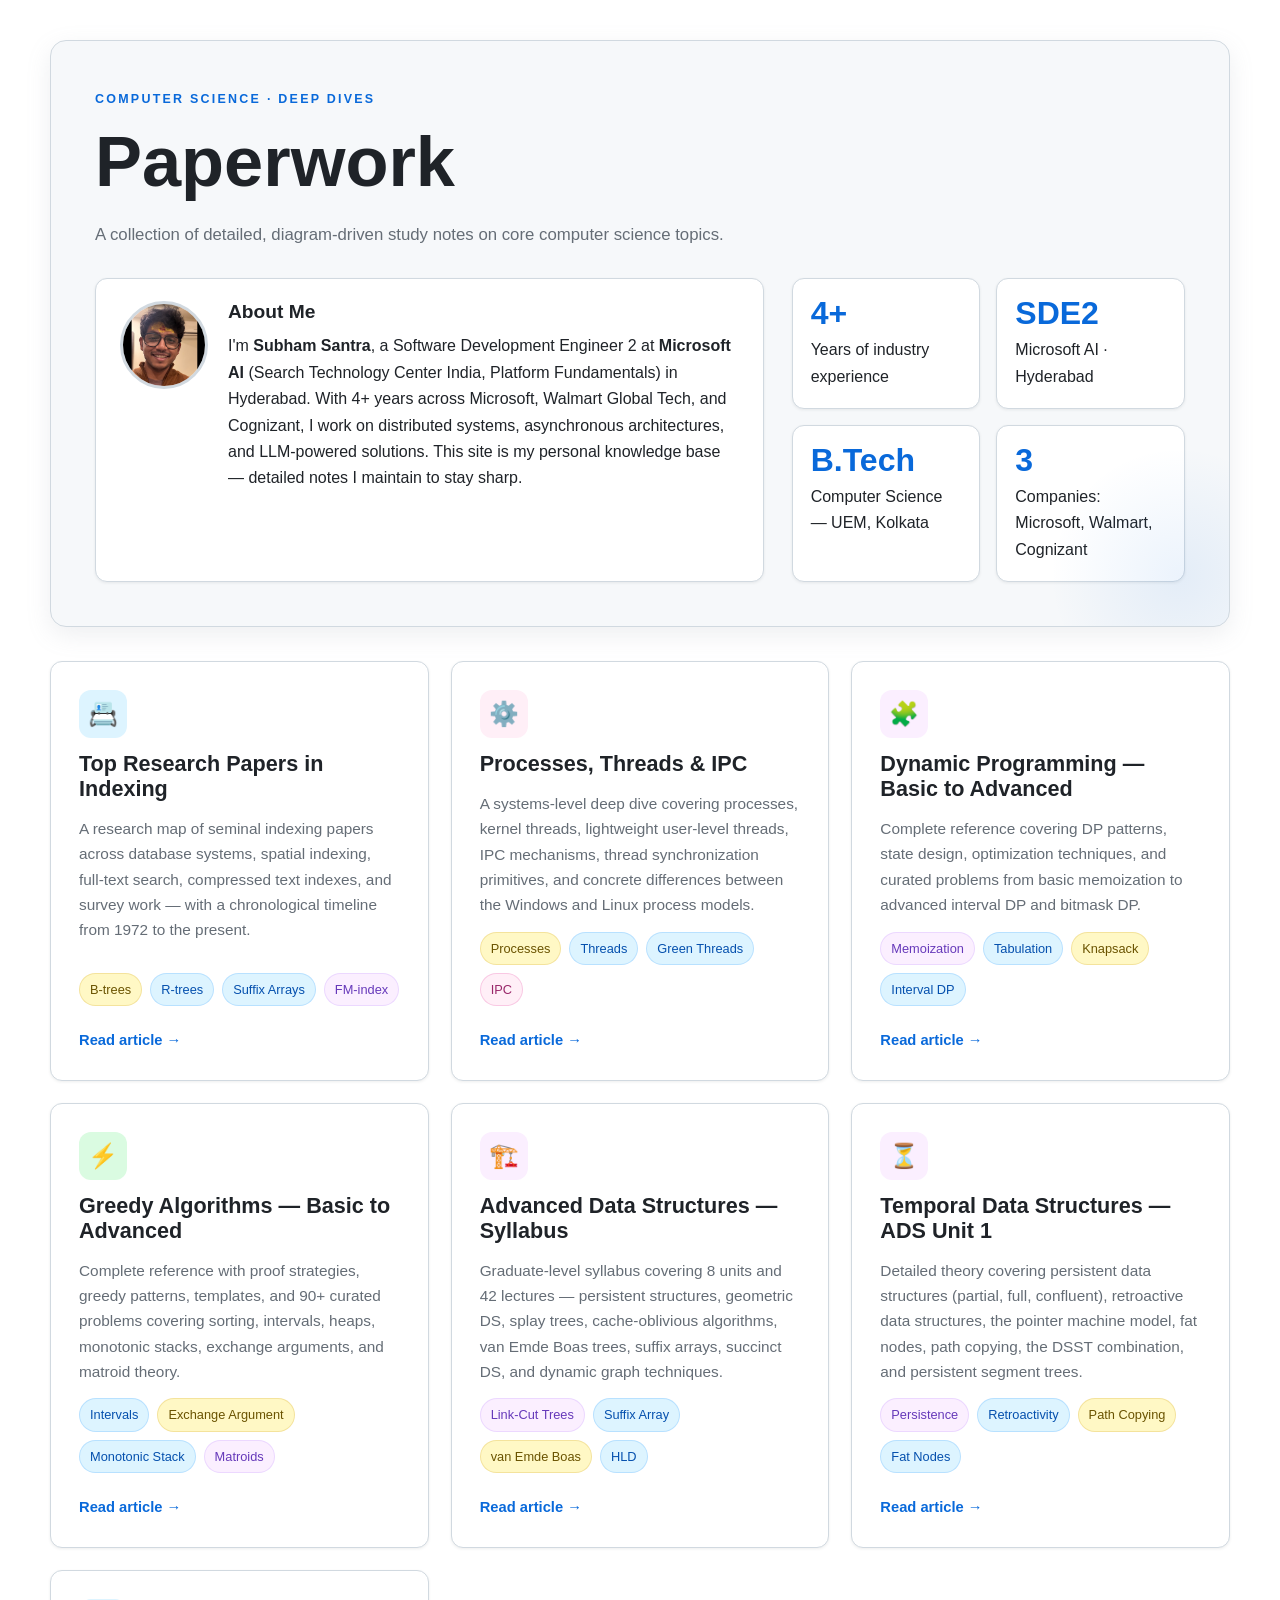
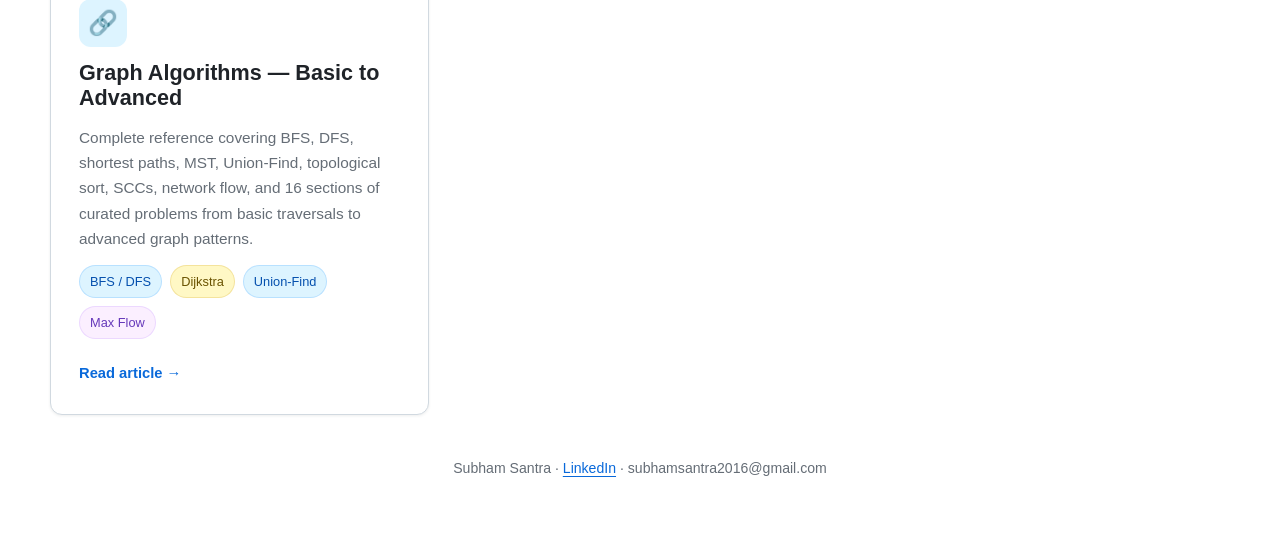
<file: web/index.html>
<!DOCTYPE html>
<html lang="en">

<head>
    <meta charset="UTF-8" />
    <meta name="viewport" content="width=device-width, initial-scale=1.0" />
    <title>Paperwork — Study Notes</title>
    <link rel="stylesheet" href="styles.css">
</head>

<body class="layout-article accent-teal">
    <main class="page">

        <section class="hero">
            <span class="eyebrow">Computer Science · Deep Dives</span>
            <h1>Paperwork</h1>
            <p class="subtitle">
                A collection of detailed, diagram-driven study notes on core computer science topics.
            </p>

            <div class="hero-grid">
                <article class="callout about-me">
                    <a href="https://www.linkedin.com/in/ami-subsa/" target="_blank" rel="noreferrer"><img src="TESTIMG.png" alt="Subham Santra" class="avatar" /></a>
                    <div>
                        <h2>About Me</h2>
                        <p>
                            I'm <strong>Subham Santra</strong>, a Software Development Engineer 2 at
                            <strong>Microsoft AI</strong> (Search Technology Center India, Platform Fundamentals)
                            in Hyderabad. With 4+ years across Microsoft, Walmart Global Tech, and Cognizant, I work on
                            distributed systems, asynchronous architectures, and LLM-powered solutions.
                            This site is my personal knowledge base — detailed notes I maintain to stay sharp.
                        </p>
                    </div>
                </article>

                <div class="stats">
                    <article class="stat-card">
                        <strong>4+</strong>
                        <span>Years of industry experience</span>
                    </article>
                    <article class="stat-card">
                        <strong>SDE2</strong>
                        <span>Microsoft AI · Hyderabad</span>
                    </article>
                    <article class="stat-card">
                        <strong>B.Tech</strong>
                        <span>Computer Science — UEM, Kolkata</span>
                    </article>
                    <article class="stat-card">
                        <strong>3</strong>
                        <span>Companies: Microsoft, Walmart, Cognizant</span>
                    </article>
                </div>
            </div>
        </section>

        <section class="cards">

            <a class="card" href="indexing_research_timeline.html">
                <div class="card-icon teal">📇</div>
                <h3>Top Research Papers in Indexing</h3>
                <p>
                    A research map of seminal indexing papers across database systems, spatial indexing,
                    full-text search, compressed text indexes, and survey work — with a chronological
                    timeline from 1972 to the present.
                </p>
                <div class="chips">
                    <span class="chip amber">B-trees</span>
                    <span class="chip teal">R-trees</span>
                    <span class="chip blue">Suffix Arrays</span>
                    <span class="chip purple">FM-index</span>
                </div>
                <span class="arrow">Read article →</span>
            </a>

            <a class="card" href="processes_and_threads.html">
                <div class="card-icon pink">⚙️</div>
                <h3>Processes, Threads &amp; IPC</h3>
                <p>
                    A systems-level deep dive covering processes, kernel threads, lightweight
                    user-level threads, IPC mechanisms, thread synchronization primitives, and
                    concrete differences between the Windows and Linux process models.
                </p>
                <div class="chips">
                    <span class="chip amber">Processes</span>
                    <span class="chip blue">Threads</span>
                    <span class="chip teal">Green Threads</span>
                    <span class="chip pink">IPC</span>
                </div>
                <span class="arrow">Read article →</span>
            </a>

            <a class="card" href="DYNAMIC_PROGRAMMING_DSA.html">
                <div class="card-icon purple">🧩</div>
                <h3>Dynamic Programming — Basic to Advanced</h3>
                <p>
                    Complete reference covering DP patterns, state design, optimization techniques,
                    and curated problems from basic memoization to advanced interval DP and bitmask DP.
                </p>
                <div class="chips">
                    <span class="chip purple">Memoization</span>
                    <span class="chip blue">Tabulation</span>
                    <span class="chip amber">Knapsack</span>
                    <span class="chip teal">Interval DP</span>
                </div>
                <span class="arrow">Read article →</span>
            </a>

            <a class="card" href="GREEDY_ALGORITHMS_DSA.html">
                <div class="card-icon green">⚡</div>
                <h3>Greedy Algorithms — Basic to Advanced</h3>
                <p>
                    Complete reference with proof strategies, greedy patterns, templates,
                    and 90+ curated problems covering sorting, intervals, heaps, monotonic stacks,
                    exchange arguments, and matroid theory.
                </p>
                <div class="chips">
                    <span class="chip teal">Intervals</span>
                    <span class="chip amber">Exchange Argument</span>
                    <span class="chip blue">Monotonic Stack</span>
                    <span class="chip purple">Matroids</span>
                </div>
                <span class="arrow">Read article →</span>
            </a>

            <a class="card" href="ADVANCED_DATA_STRUCTURES.html">
                <div class="card-icon purple">🏗️</div>
                <h3>Advanced Data Structures — Syllabus</h3>
                <p>
                    Graduate-level syllabus covering 8 units and 42 lectures — persistent structures,
                    geometric DS, splay trees, cache-oblivious algorithms, van Emde Boas trees,
                    suffix arrays, succinct DS, and dynamic graph techniques.
                </p>
                <div class="chips">
                    <span class="chip purple">Link-Cut Trees</span>
                    <span class="chip blue">Suffix Array</span>
                    <span class="chip amber">van Emde Boas</span>
                    <span class="chip teal">HLD</span>
                </div>
                <span class="arrow">Read article →</span>
            </a>

            <a class="card" href="TEMPORAL_DATA_STRUCTURES.html">
                <div class="card-icon purple">⏳</div>
                <h3>Temporal Data Structures — ADS Unit 1</h3>
                <p>
                    Detailed theory covering persistent data structures (partial, full, confluent),
                    retroactive data structures, the pointer machine model, fat nodes, path copying,
                    the DSST combination, and persistent segment trees.
                </p>
                <div class="chips">
                    <span class="chip purple">Persistence</span>
                    <span class="chip blue">Retroactivity</span>
                    <span class="chip amber">Path Copying</span>
                    <span class="chip teal">Fat Nodes</span>
                </div>
                <span class="arrow">Read article →</span>
            </a>

            <a class="card" href="GRAPHS_DSA.html">
                <div class="card-icon blue">🔗</div>
                <h3>Graph Algorithms — Basic to Advanced</h3>
                <p>
                    Complete reference covering BFS, DFS, shortest paths, MST, Union-Find,
                    topological sort, SCCs, network flow, and 16 sections of curated problems
                    from basic traversals to advanced graph patterns.
                </p>
                <div class="chips">
                    <span class="chip blue">BFS / DFS</span>
                    <span class="chip amber">Dijkstra</span>
                    <span class="chip teal">Union-Find</span>
                    <span class="chip purple">Max Flow</span>
                </div>
                <span class="arrow">Read article →</span>
            </a>

        </section>

        <p class="footer">
            Subham Santra · <a href="https://www.linkedin.com/in/ami-subsa" target="_blank" rel="noreferrer">LinkedIn</a> · subhamsantra2016@gmail.com
        </p>

    </main>
</body>

</html>
</file>
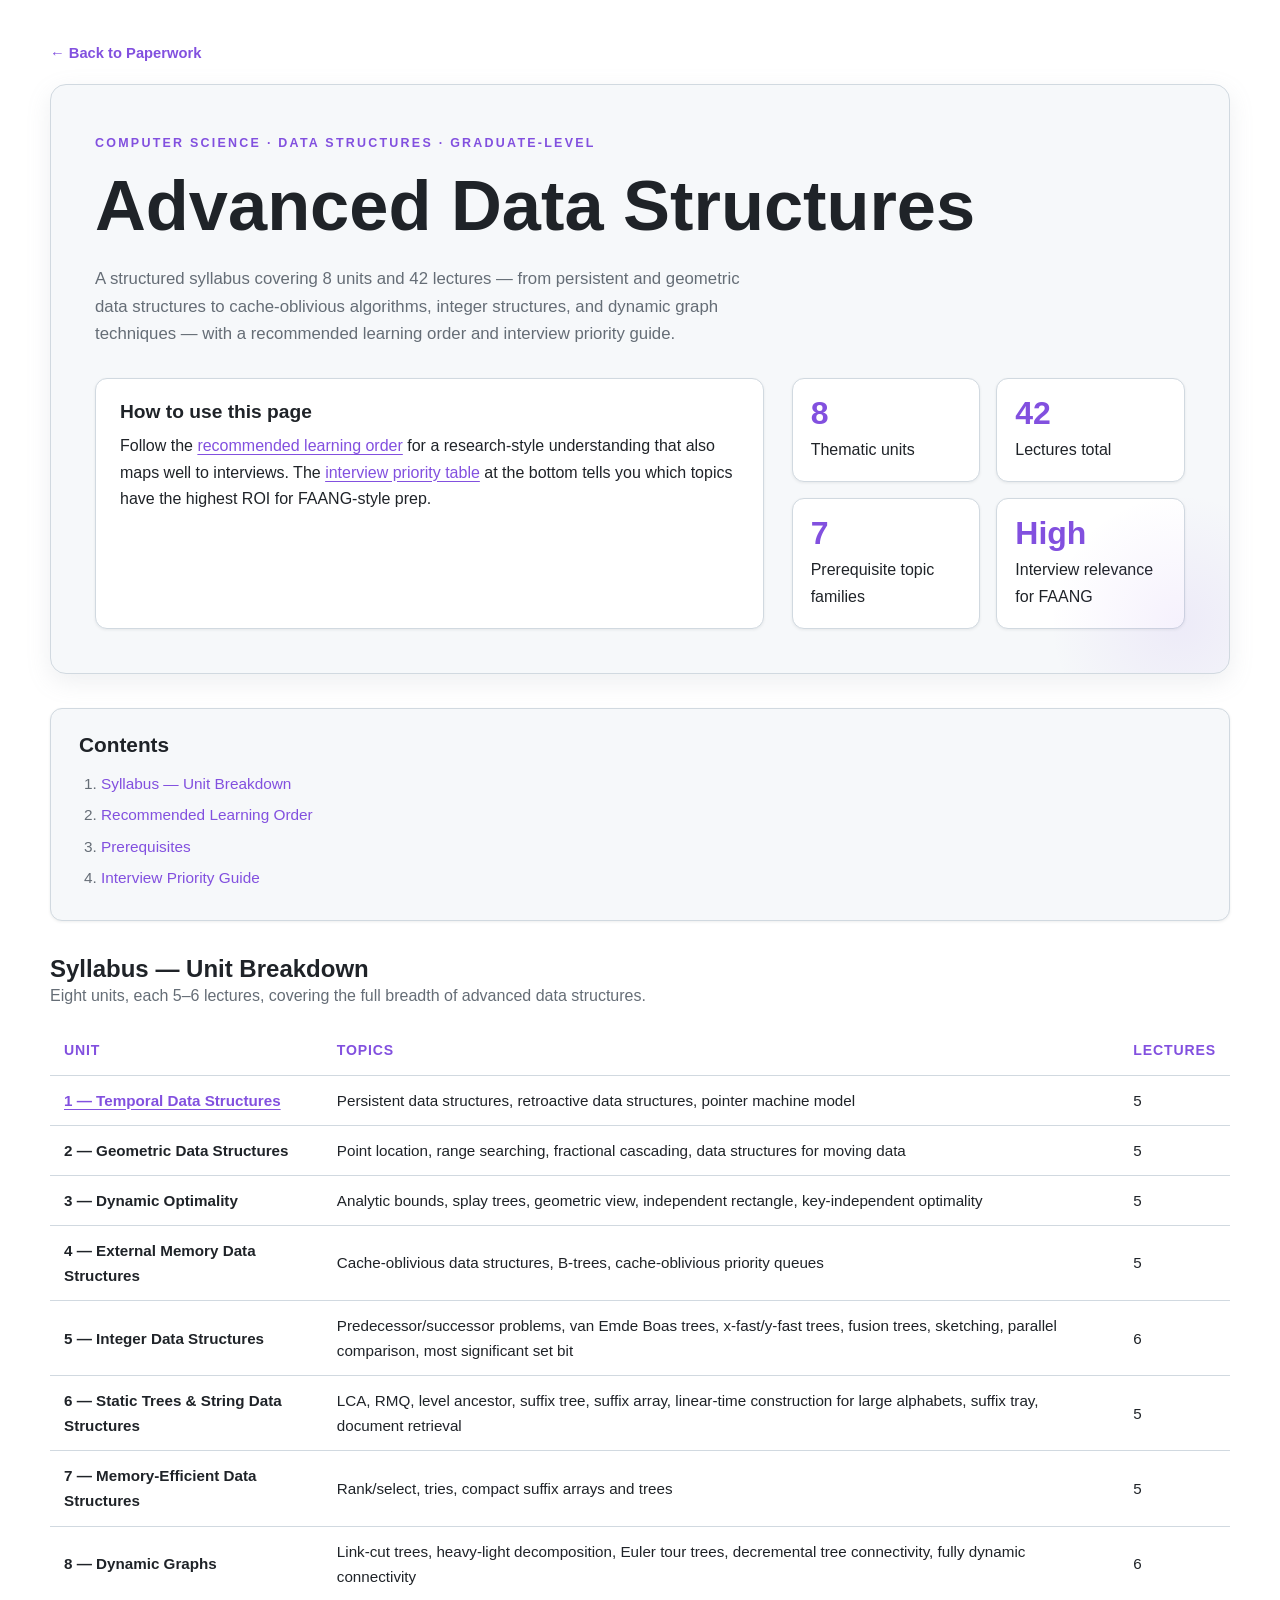
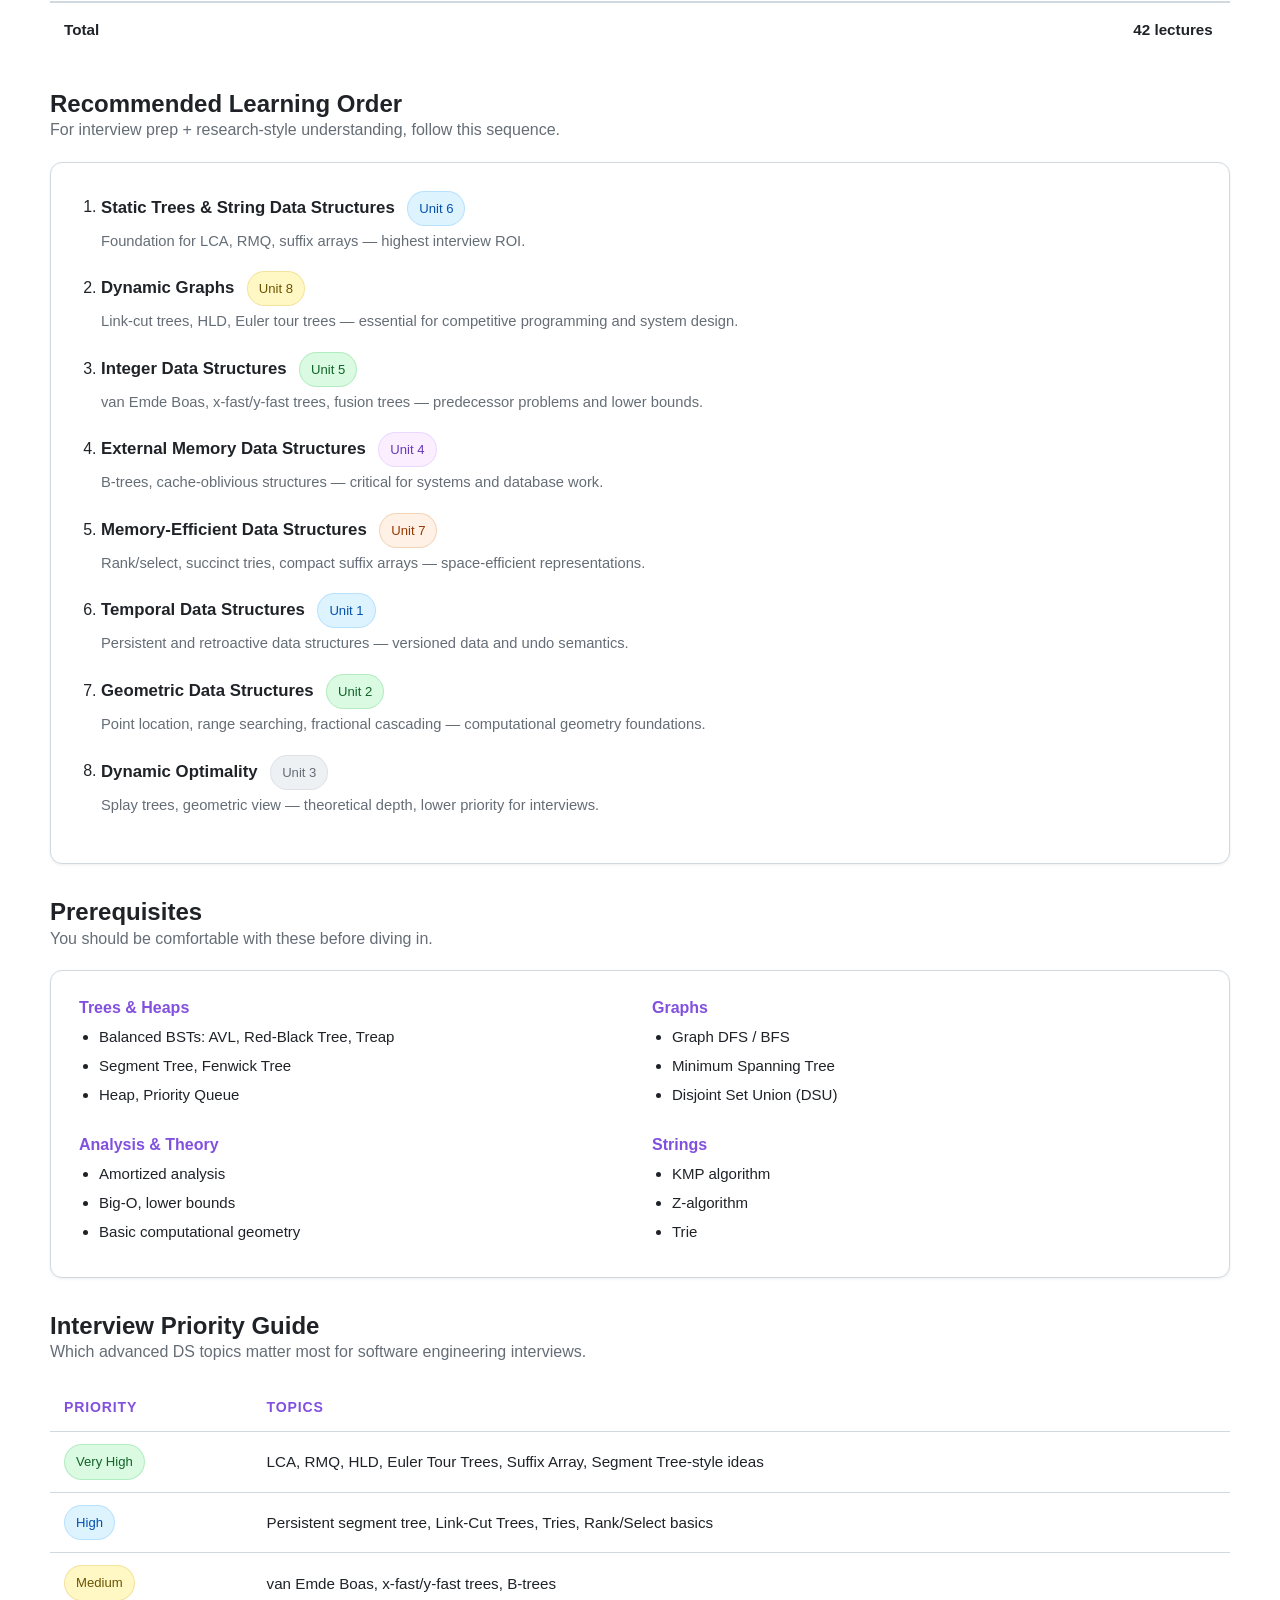
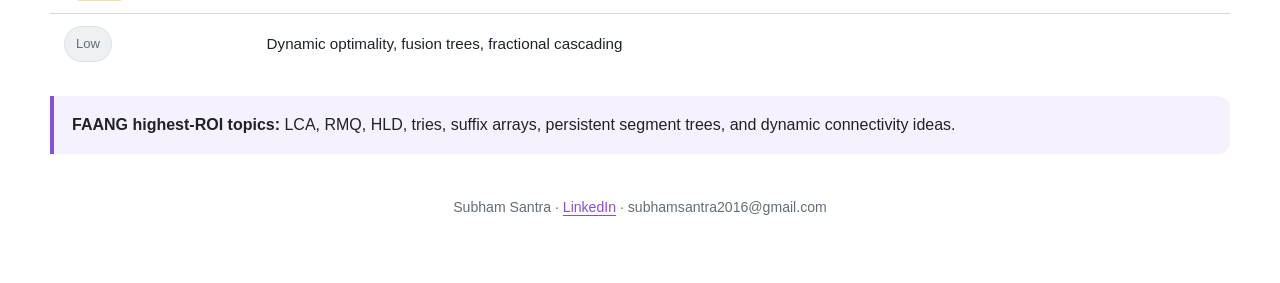
<file: web/ADVANCED_DATA_STRUCTURES.html>
<!DOCTYPE html>
<html lang="en">

<head>
    <meta charset="UTF-8" />
    <meta name="viewport" content="width=device-width, initial-scale=1.0" />
    <title>Advanced Data Structures — Syllabus</title>
    <link rel="stylesheet" href="styles.css">
</head>

<body class="layout-article accent-purple">
    <main class="page">
        <nav class="back-nav"><a href="index.html">← Back to Paperwork</a></nav>

        <section class="hero">
            <span class="eyebrow">Computer Science · Data Structures · Graduate-Level</span>
            <h1>Advanced Data Structures</h1>
            <p class="subtitle">
                A structured syllabus covering 8 units and 42 lectures — from persistent and geometric
                data structures to cache-oblivious algorithms, integer structures, and dynamic graph
                techniques — with a recommended learning order and interview priority guide.
            </p>

            <div class="hero-grid">
                <article class="callout">
                    <h2>How to use this page</h2>
                    <p>
                        Follow the <a href="#learning-order">recommended learning order</a> for a
                        research-style understanding that also maps well to interviews. The
                        <a href="#interview-priority">interview priority table</a> at the bottom
                        tells you which topics have the highest ROI for FAANG-style prep.
                    </p>
                </article>

                <div class="stats">
                    <article class="stat-card">
                        <strong>8</strong>
                        <span>Thematic units</span>
                    </article>
                    <article class="stat-card">
                        <strong>42</strong>
                        <span>Lectures total</span>
                    </article>
                    <article class="stat-card">
                        <strong>7</strong>
                        <span>Prerequisite topic families</span>
                    </article>
                    <article class="stat-card">
                        <strong>High</strong>
                        <span>Interview relevance for FAANG</span>
                    </article>
                </div>
            </div>
        </section>

        <!-- ── TOC ── -->
        <nav class="toc" id="toc">
            <h2>Contents</h2>
            <ol>
                <li><a href="#syllabus">Syllabus — Unit Breakdown</a></li>
                <li><a href="#learning-order">Recommended Learning Order</a></li>
                <li><a href="#prerequisites">Prerequisites</a></li>
                <li><a href="#interview-priority">Interview Priority Guide</a></li>
            </ol>
        </nav>

        <!-- ══════════════════════════════════════
             Section 1: Syllabus
             ══════════════════════════════════════ -->
        <section class="guide-section" id="syllabus">
            <div class="section-header">
                <div>
                    <h2>Syllabus — Unit Breakdown</h2>
                    <p>Eight units, each 5–6 lectures, covering the full breadth of advanced data structures.</p>
                </div>
            </div>

            <table class="cmp-table">
                <thead>
                    <tr>
                        <th>Unit</th>
                        <th>Topics</th>
                        <th>Lectures</th>
                    </tr>
                </thead>
                <tbody>
                    <tr>
                        <td><strong><a href="TEMPORAL_DATA_STRUCTURES.html">1 — Temporal Data Structures</a></strong></td>
                        <td>Persistent data structures, retroactive data structures, pointer machine model</td>
                        <td>5</td>
                    </tr>
                    <tr>
                        <td><strong>2 — Geometric Data Structures</strong></td>
                        <td>Point location, range searching, fractional cascading, data structures for moving data</td>
                        <td>5</td>
                    </tr>
                    <tr>
                        <td><strong>3 — Dynamic Optimality</strong></td>
                        <td>Analytic bounds, splay trees, geometric view, independent rectangle, key-independent optimality</td>
                        <td>5</td>
                    </tr>
                    <tr>
                        <td><strong>4 — External Memory Data Structures</strong></td>
                        <td>Cache-oblivious data structures, B-trees, cache-oblivious priority queues</td>
                        <td>5</td>
                    </tr>
                    <tr>
                        <td><strong>5 — Integer Data Structures</strong></td>
                        <td>Predecessor/successor problems, van Emde Boas trees, x-fast/y-fast trees, fusion trees, sketching, parallel comparison, most significant set bit</td>
                        <td>6</td>
                    </tr>
                    <tr>
                        <td><strong>6 — Static Trees &amp; String Data Structures</strong></td>
                        <td>LCA, RMQ, level ancestor, suffix tree, suffix array, linear-time construction for large alphabets, suffix tray, document retrieval</td>
                        <td>5</td>
                    </tr>
                    <tr>
                        <td><strong>7 — Memory-Efficient Data Structures</strong></td>
                        <td>Rank/select, tries, compact suffix arrays and trees</td>
                        <td>5</td>
                    </tr>
                    <tr>
                        <td><strong>8 — Dynamic Graphs</strong></td>
                        <td>Link-cut trees, heavy-light decomposition, Euler tour trees, decremental tree connectivity, fully dynamic connectivity</td>
                        <td>6</td>
                    </tr>
                </tbody>
                <tfoot>
                    <tr>
                        <td colspan="2"><strong>Total</strong></td>
                        <td><strong>42 lectures</strong></td>
                    </tr>
                </tfoot>
            </table>
        </section>

        <!-- ══════════════════════════════════════
             Section 2: Learning Order
             ══════════════════════════════════════ -->
        <section class="guide-section" id="learning-order">
            <div class="section-header">
                <div>
                    <h2>Recommended Learning Order</h2>
                    <p>For interview prep + research-style understanding, follow this sequence.</p>
                </div>
            </div>

            <div class="guide-card">
                <ol class="learning-path">
                    <li>
                        <strong>Static Trees &amp; String Data Structures</strong>
                        <span class="chip thread">Unit 6</span>
                        <p>Foundation for LCA, RMQ, suffix arrays — highest interview ROI.</p>
                    </li>
                    <li>
                        <strong>Dynamic Graphs</strong>
                        <span class="chip process">Unit 8</span>
                        <p>Link-cut trees, HLD, Euler tour trees — essential for competitive programming and system design.</p>
                    </li>
                    <li>
                        <strong>Integer Data Structures</strong>
                        <span class="chip lwt">Unit 5</span>
                        <p>van Emde Boas, x-fast/y-fast trees, fusion trees — predecessor problems and lower bounds.</p>
                    </li>
                    <li>
                        <strong>External Memory Data Structures</strong>
                        <span class="chip ipc">Unit 4</span>
                        <p>B-trees, cache-oblivious structures — critical for systems and database work.</p>
                    </li>
                    <li>
                        <strong>Memory-Efficient Data Structures</strong>
                        <span class="chip os">Unit 7</span>
                        <p>Rank/select, succinct tries, compact suffix arrays — space-efficient representations.</p>
                    </li>
                    <li>
                        <strong>Temporal Data Structures</strong>
                        <span class="chip thread">Unit 1</span>
                        <p>Persistent and retroactive data structures — versioned data and undo semantics.</p>
                    </li>
                    <li>
                        <strong>Geometric Data Structures</strong>
                        <span class="chip lwt">Unit 2</span>
                        <p>Point location, range searching, fractional cascading — computational geometry foundations.</p>
                    </li>
                    <li>
                        <strong>Dynamic Optimality</strong>
                        <span class="chip survey">Unit 3</span>
                        <p>Splay trees, geometric view — theoretical depth, lower priority for interviews.</p>
                    </li>
                </ol>
            </div>
        </section>

        <!-- ══════════════════════════════════════
             Section 3: Prerequisites
             ══════════════════════════════════════ -->
        <section class="guide-section" id="prerequisites">
            <div class="section-header">
                <div>
                    <h2>Prerequisites</h2>
                    <p>You should be comfortable with these before diving in.</p>
                </div>
            </div>

            <div class="guide-card">
                <div class="prereq-grid">
                    <div class="prereq-group">
                        <h3>Trees &amp; Heaps</h3>
                        <ul>
                            <li>Balanced BSTs: AVL, Red-Black Tree, Treap</li>
                            <li>Segment Tree, Fenwick Tree</li>
                            <li>Heap, Priority Queue</li>
                        </ul>
                    </div>
                    <div class="prereq-group">
                        <h3>Graphs</h3>
                        <ul>
                            <li>Graph DFS / BFS</li>
                            <li>Minimum Spanning Tree</li>
                            <li>Disjoint Set Union (DSU)</li>
                        </ul>
                    </div>
                    <div class="prereq-group">
                        <h3>Analysis &amp; Theory</h3>
                        <ul>
                            <li>Amortized analysis</li>
                            <li>Big-O, lower bounds</li>
                            <li>Basic computational geometry</li>
                        </ul>
                    </div>
                    <div class="prereq-group">
                        <h3>Strings</h3>
                        <ul>
                            <li>KMP algorithm</li>
                            <li>Z-algorithm</li>
                            <li>Trie</li>
                        </ul>
                    </div>
                </div>
            </div>
        </section>

        <!-- ══════════════════════════════════════
             Section 4: Interview Priority
             ══════════════════════════════════════ -->
        <section class="guide-section" id="interview-priority">
            <div class="section-header">
                <div>
                    <h2>Interview Priority Guide</h2>
                    <p>Which advanced DS topics matter most for software engineering interviews.</p>
                </div>
            </div>

            <table class="cmp-table">
                <thead>
                    <tr>
                        <th>Priority</th>
                        <th>Topics</th>
                    </tr>
                </thead>
                <tbody>
                    <tr>
                        <td><span class="chip lwt">Very High</span></td>
                        <td>LCA, RMQ, HLD, Euler Tour Trees, Suffix Array, Segment Tree-style ideas</td>
                    </tr>
                    <tr>
                        <td><span class="chip thread">High</span></td>
                        <td>Persistent segment tree, Link-Cut Trees, Tries, Rank/Select basics</td>
                    </tr>
                    <tr>
                        <td><span class="chip process">Medium</span></td>
                        <td>van Emde Boas, x-fast/y-fast trees, B-trees</td>
                    </tr>
                    <tr>
                        <td><span class="chip survey">Low</span></td>
                        <td>Dynamic optimality, fusion trees, fractional cascading</td>
                    </tr>
                </tbody>
            </table>

            <div class="example-box">
                <strong>FAANG highest-ROI topics:</strong> LCA, RMQ, HLD, tries, suffix arrays,
                persistent segment trees, and dynamic connectivity ideas.
            </div>
        </section>

        <p class="footer">
            Subham Santra · <a href="https://www.linkedin.com/in/ami-subsa" target="_blank" rel="noreferrer">LinkedIn</a> · subhamsantra2016@gmail.com
        </p>

    </main>
</body>

</html>
</file>
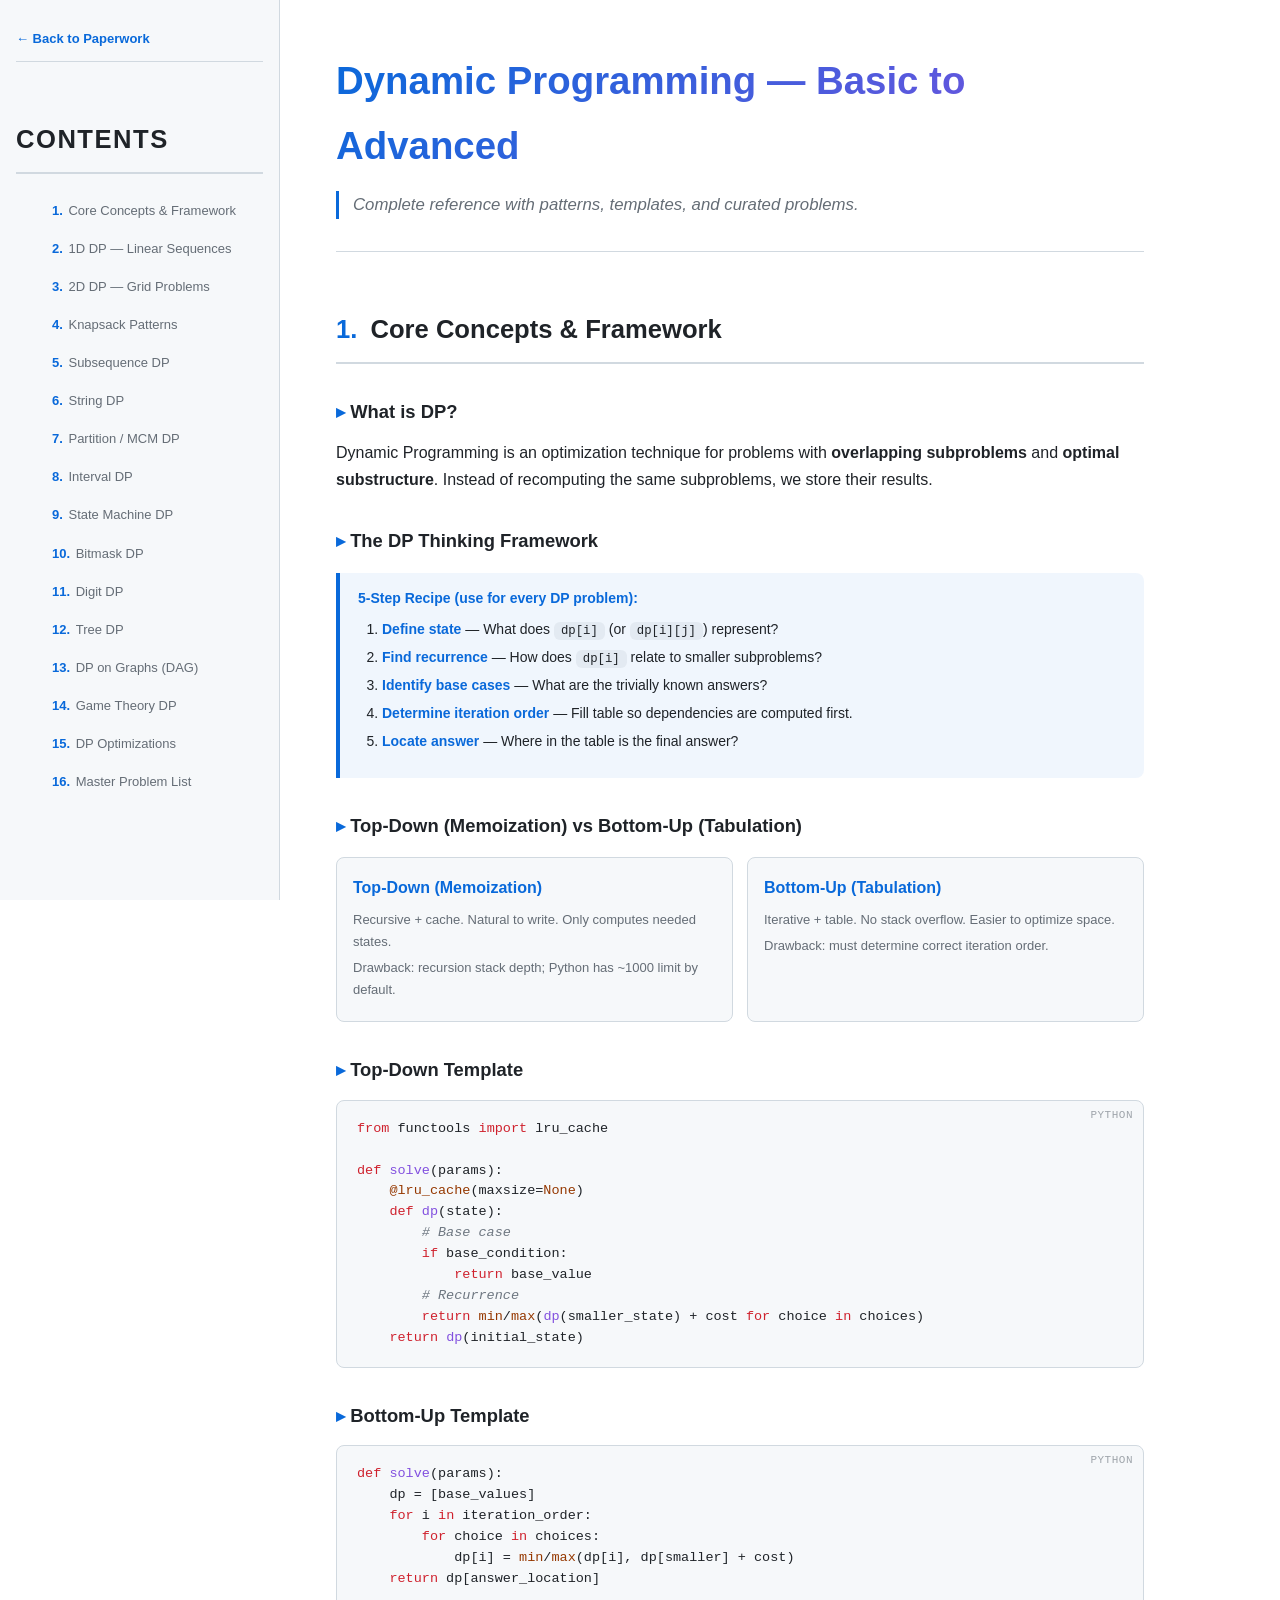
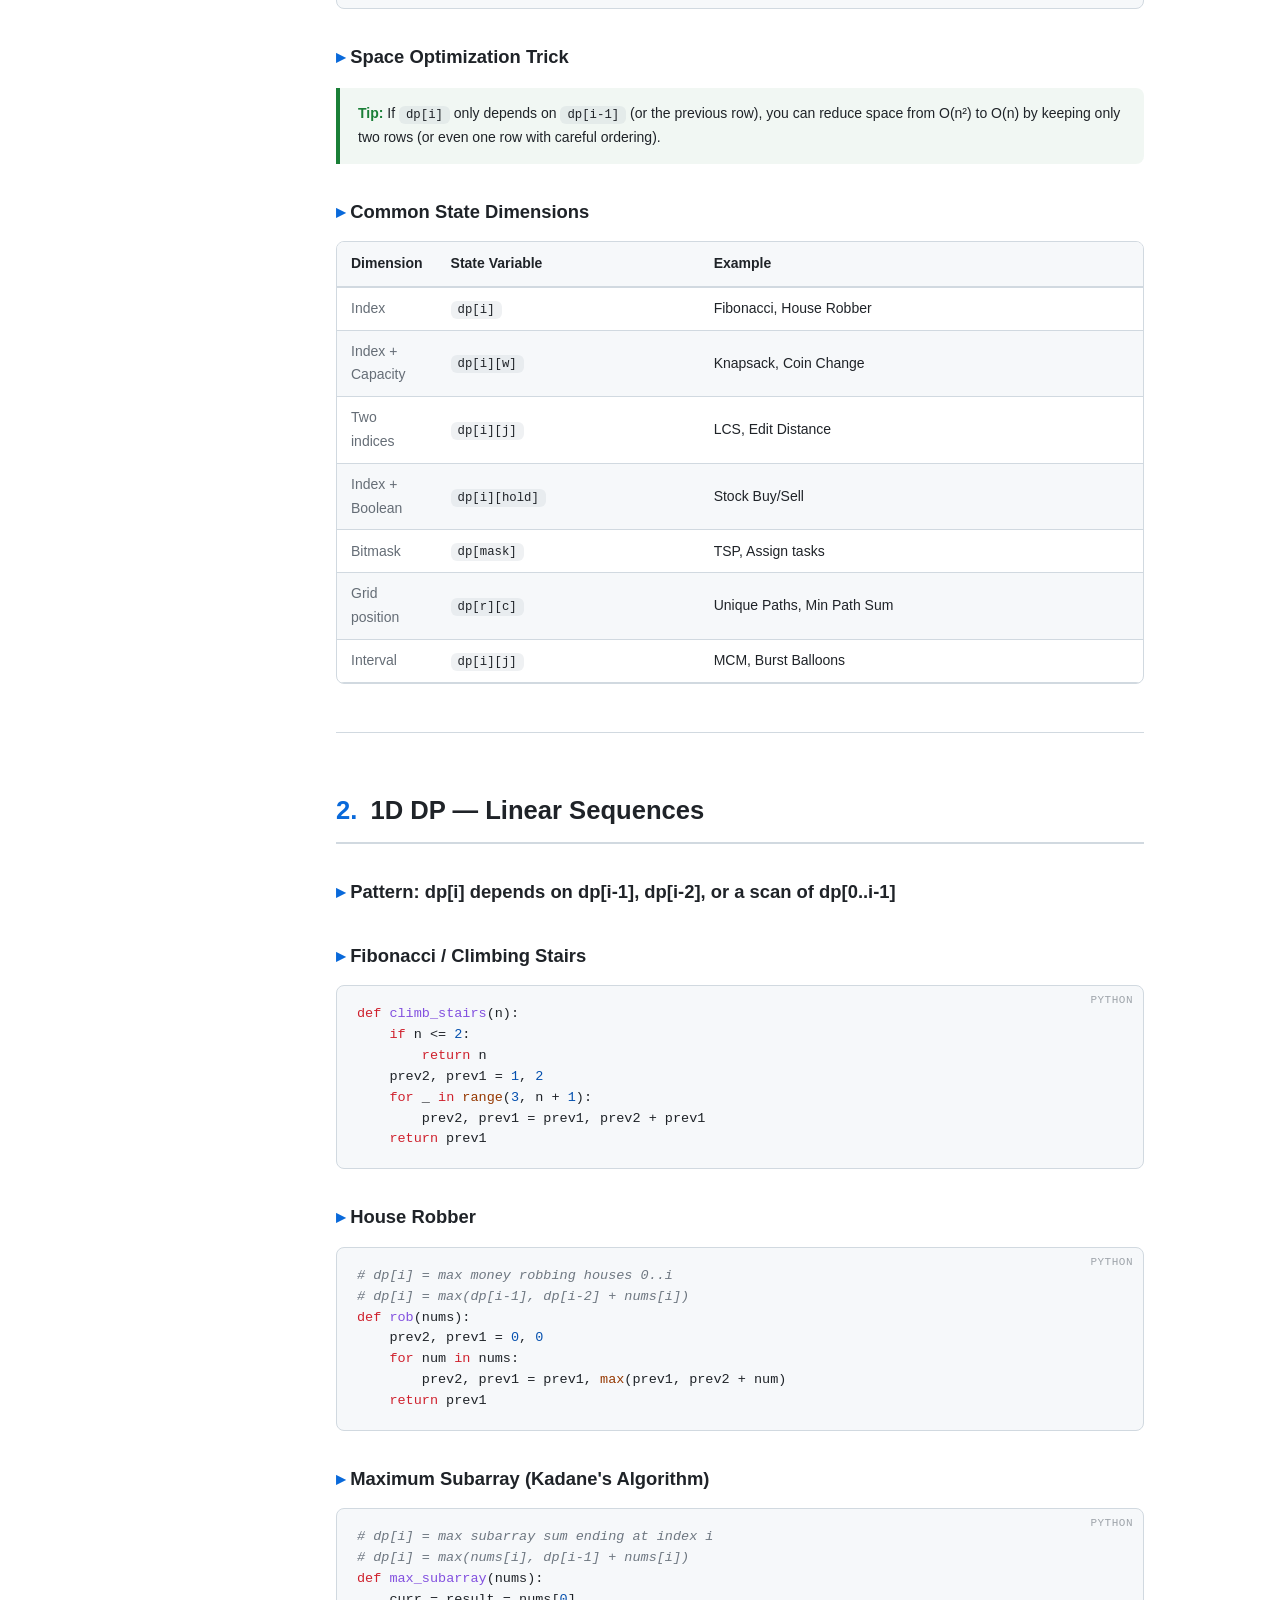
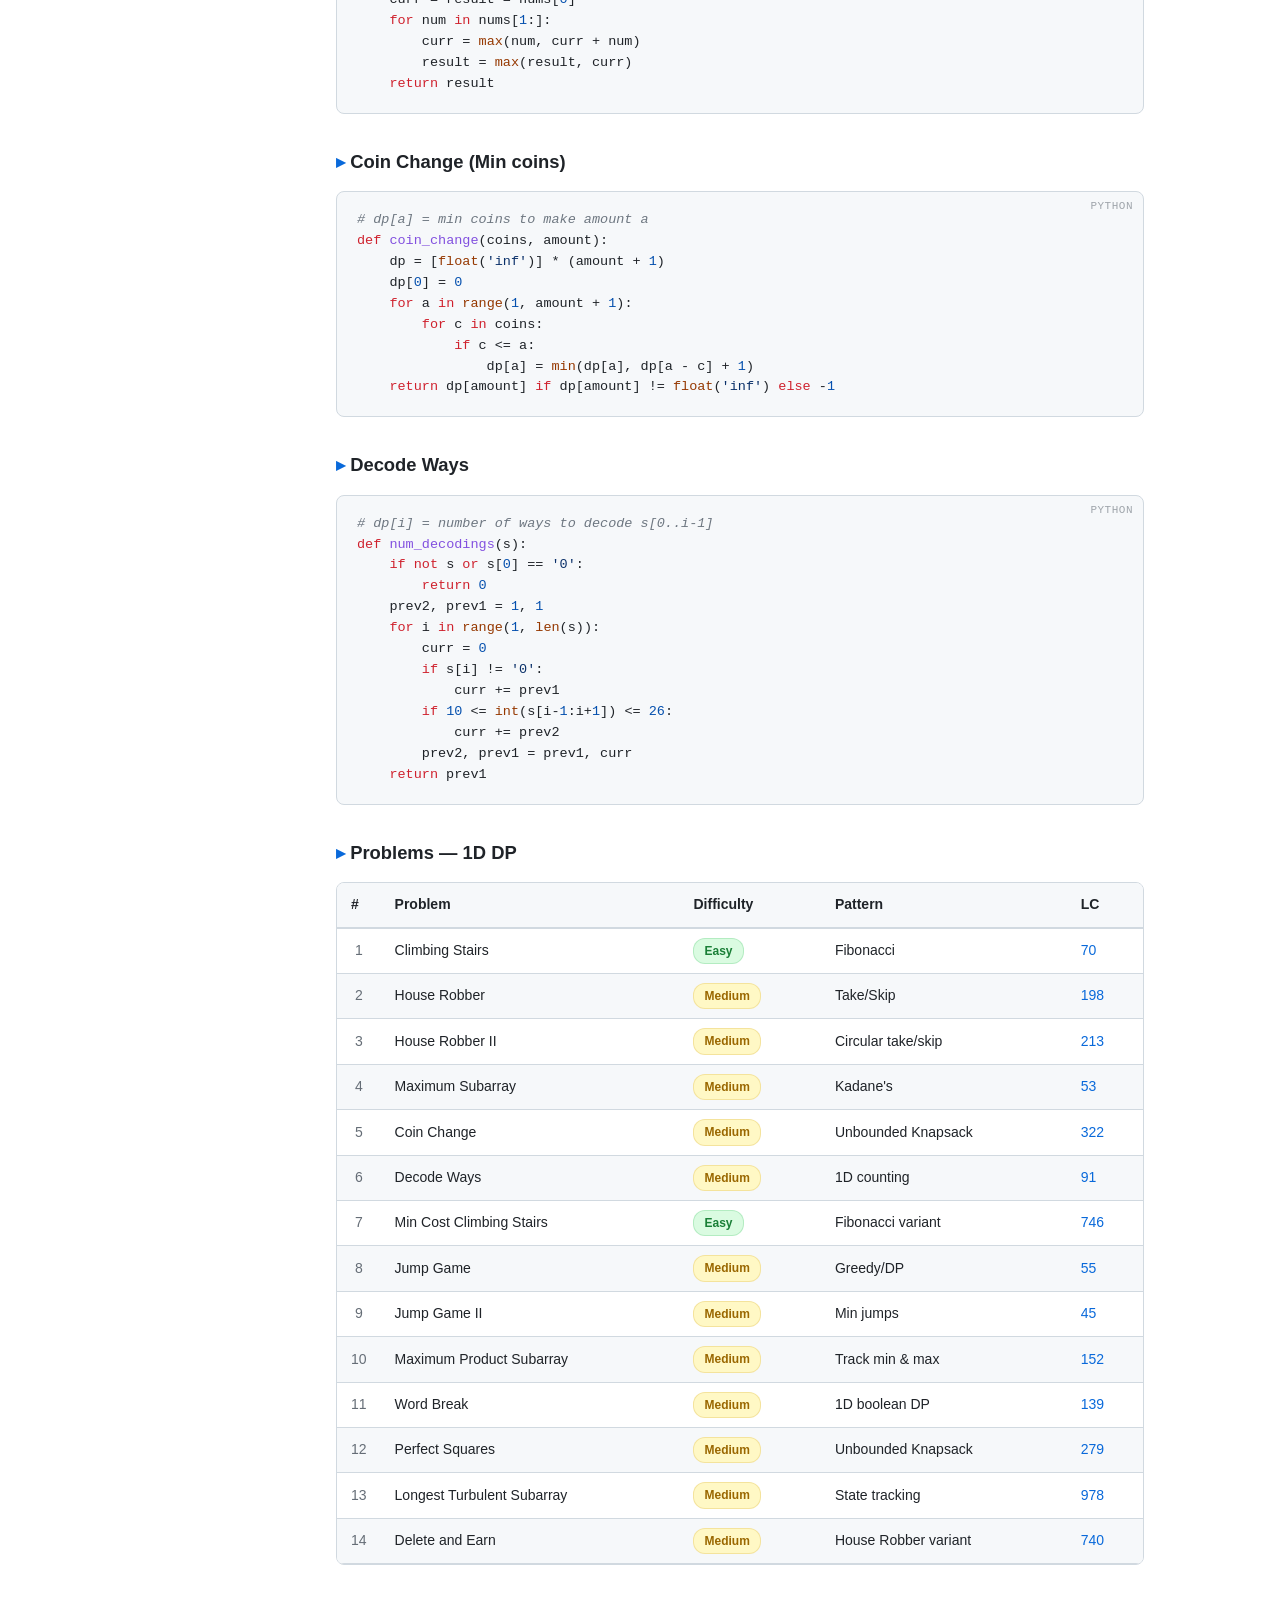
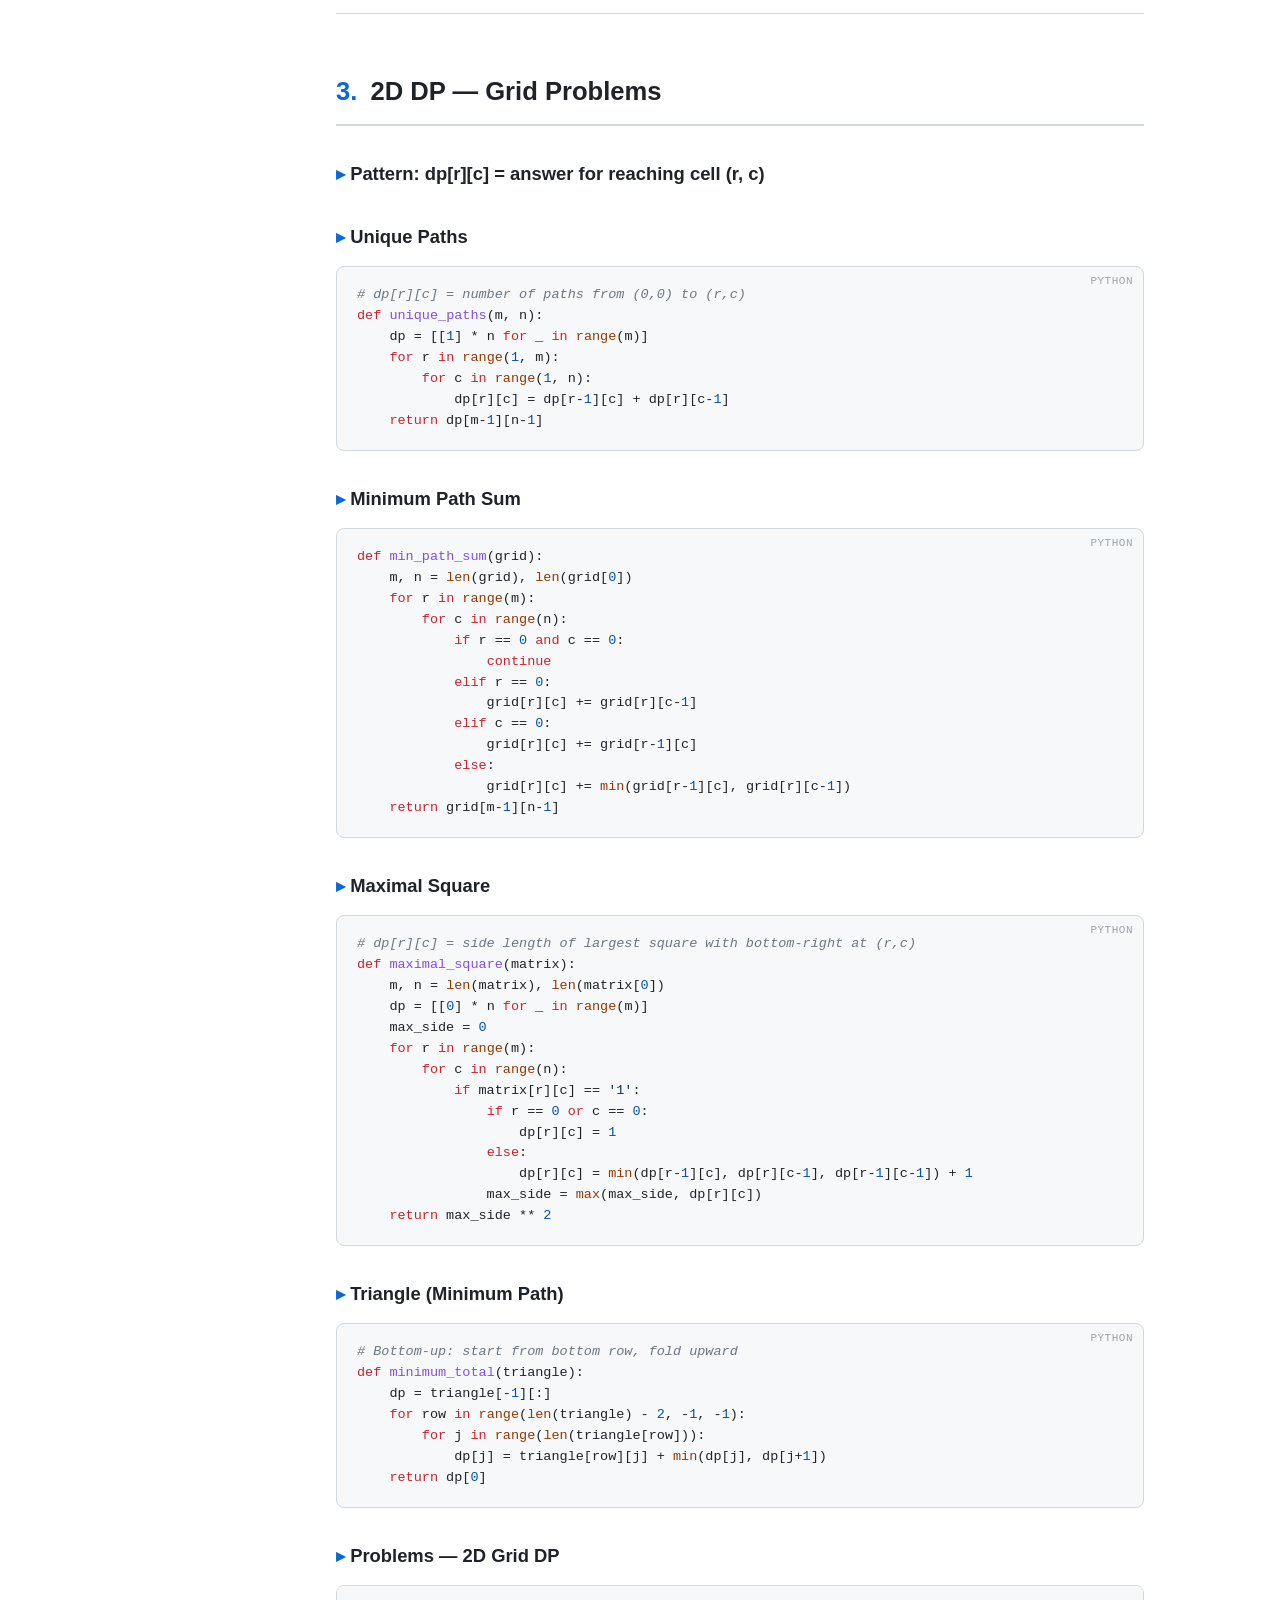
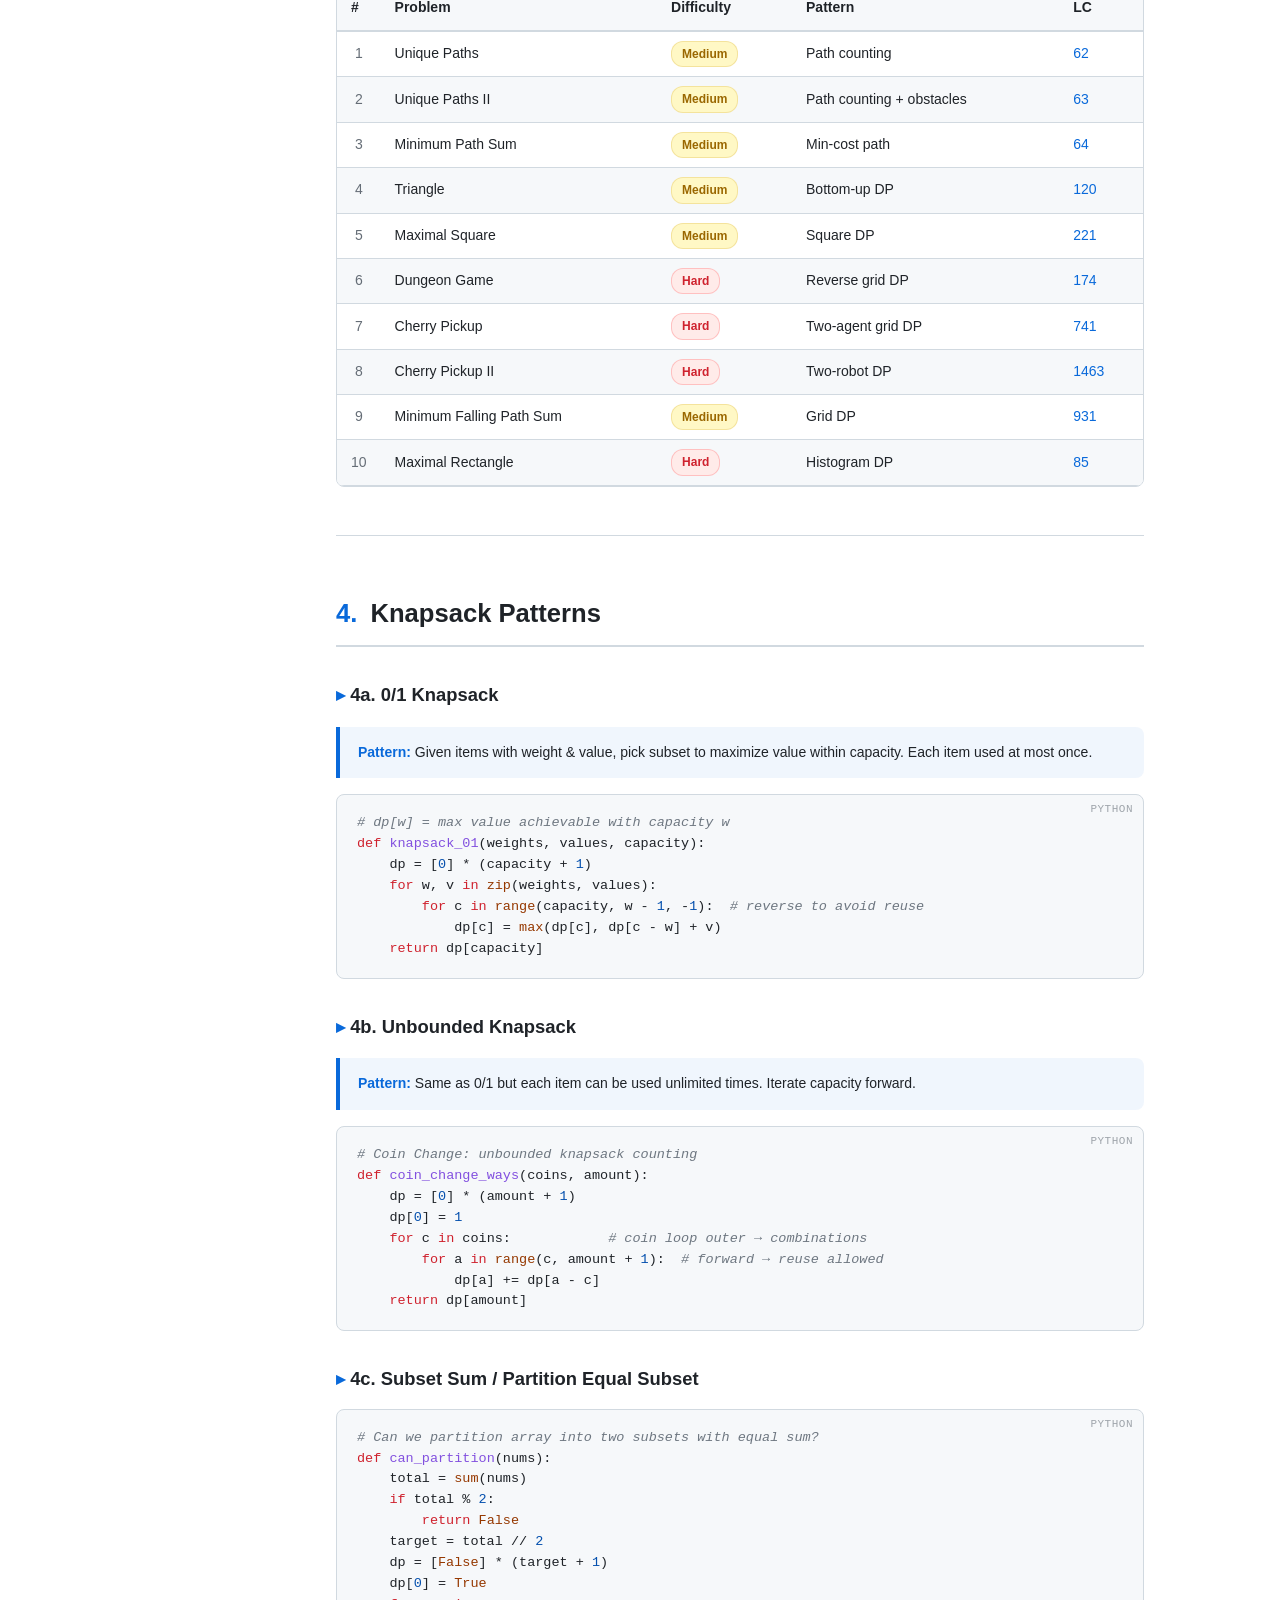
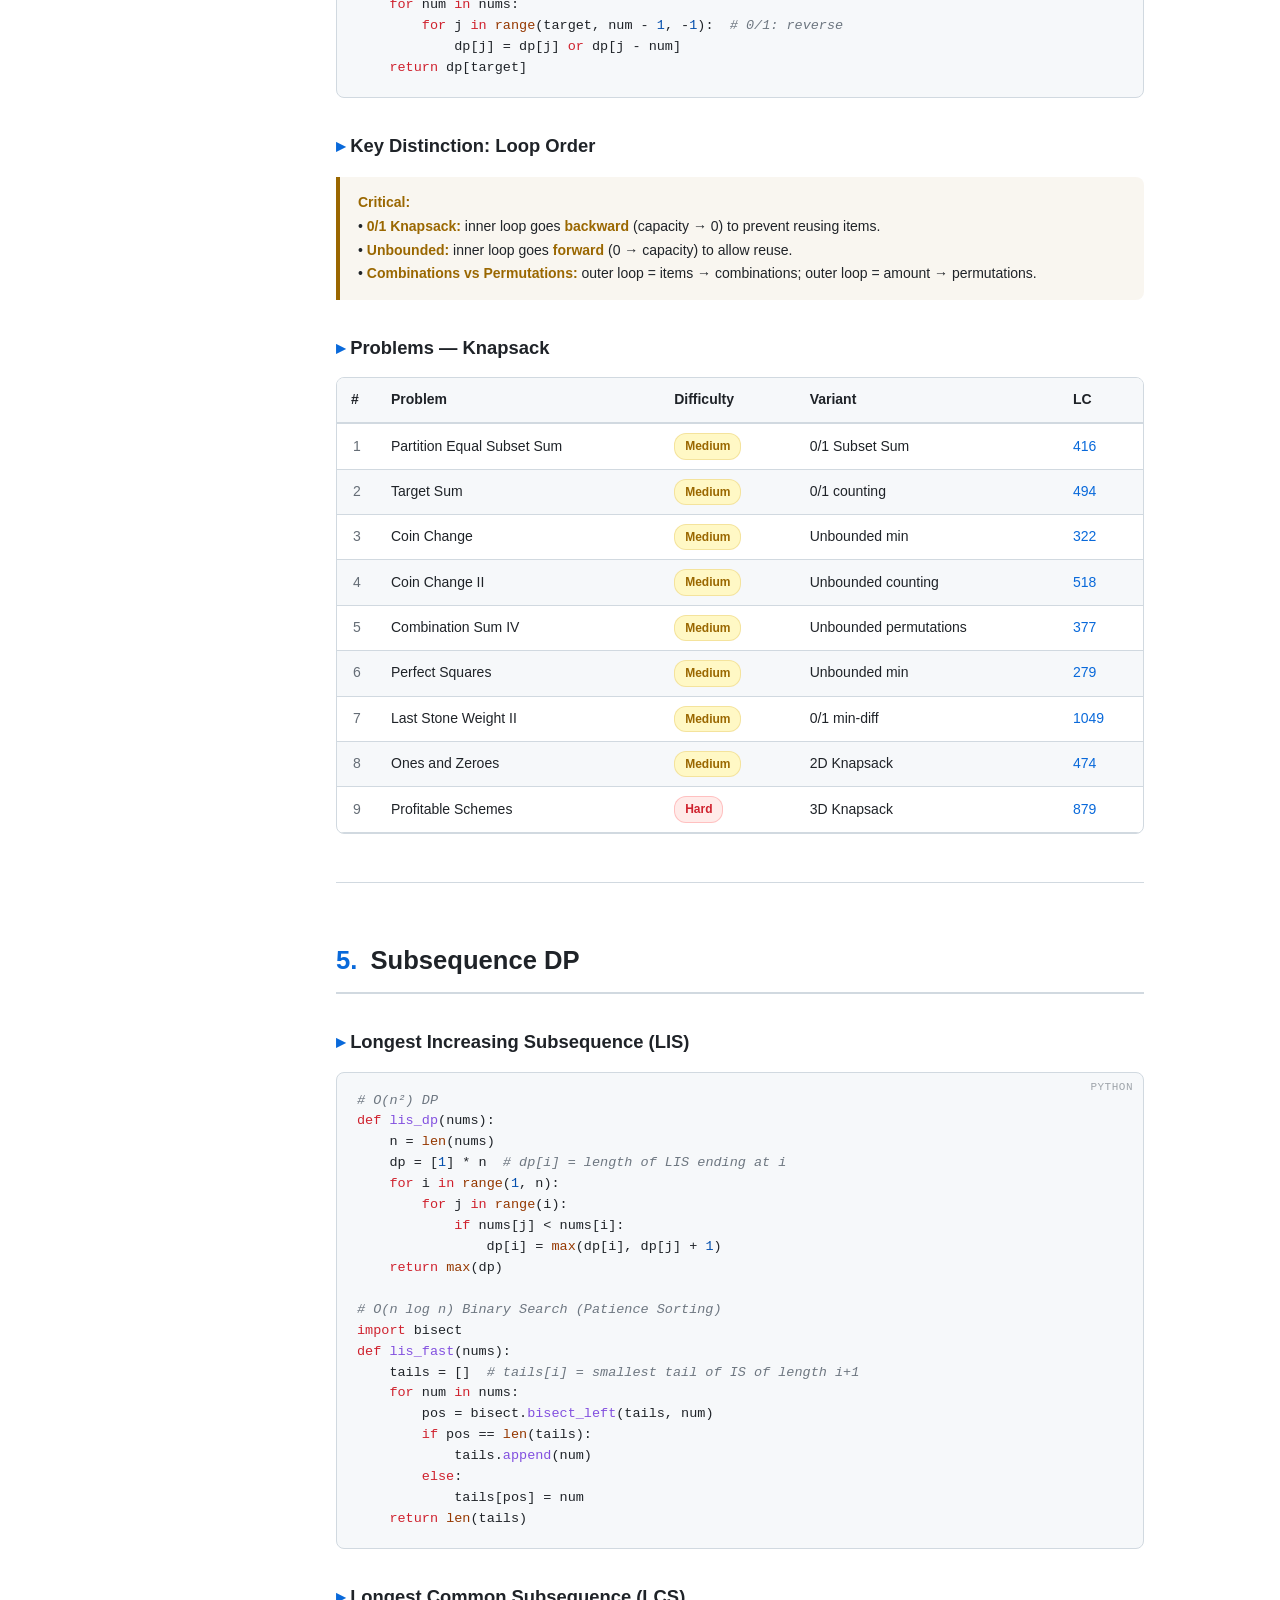
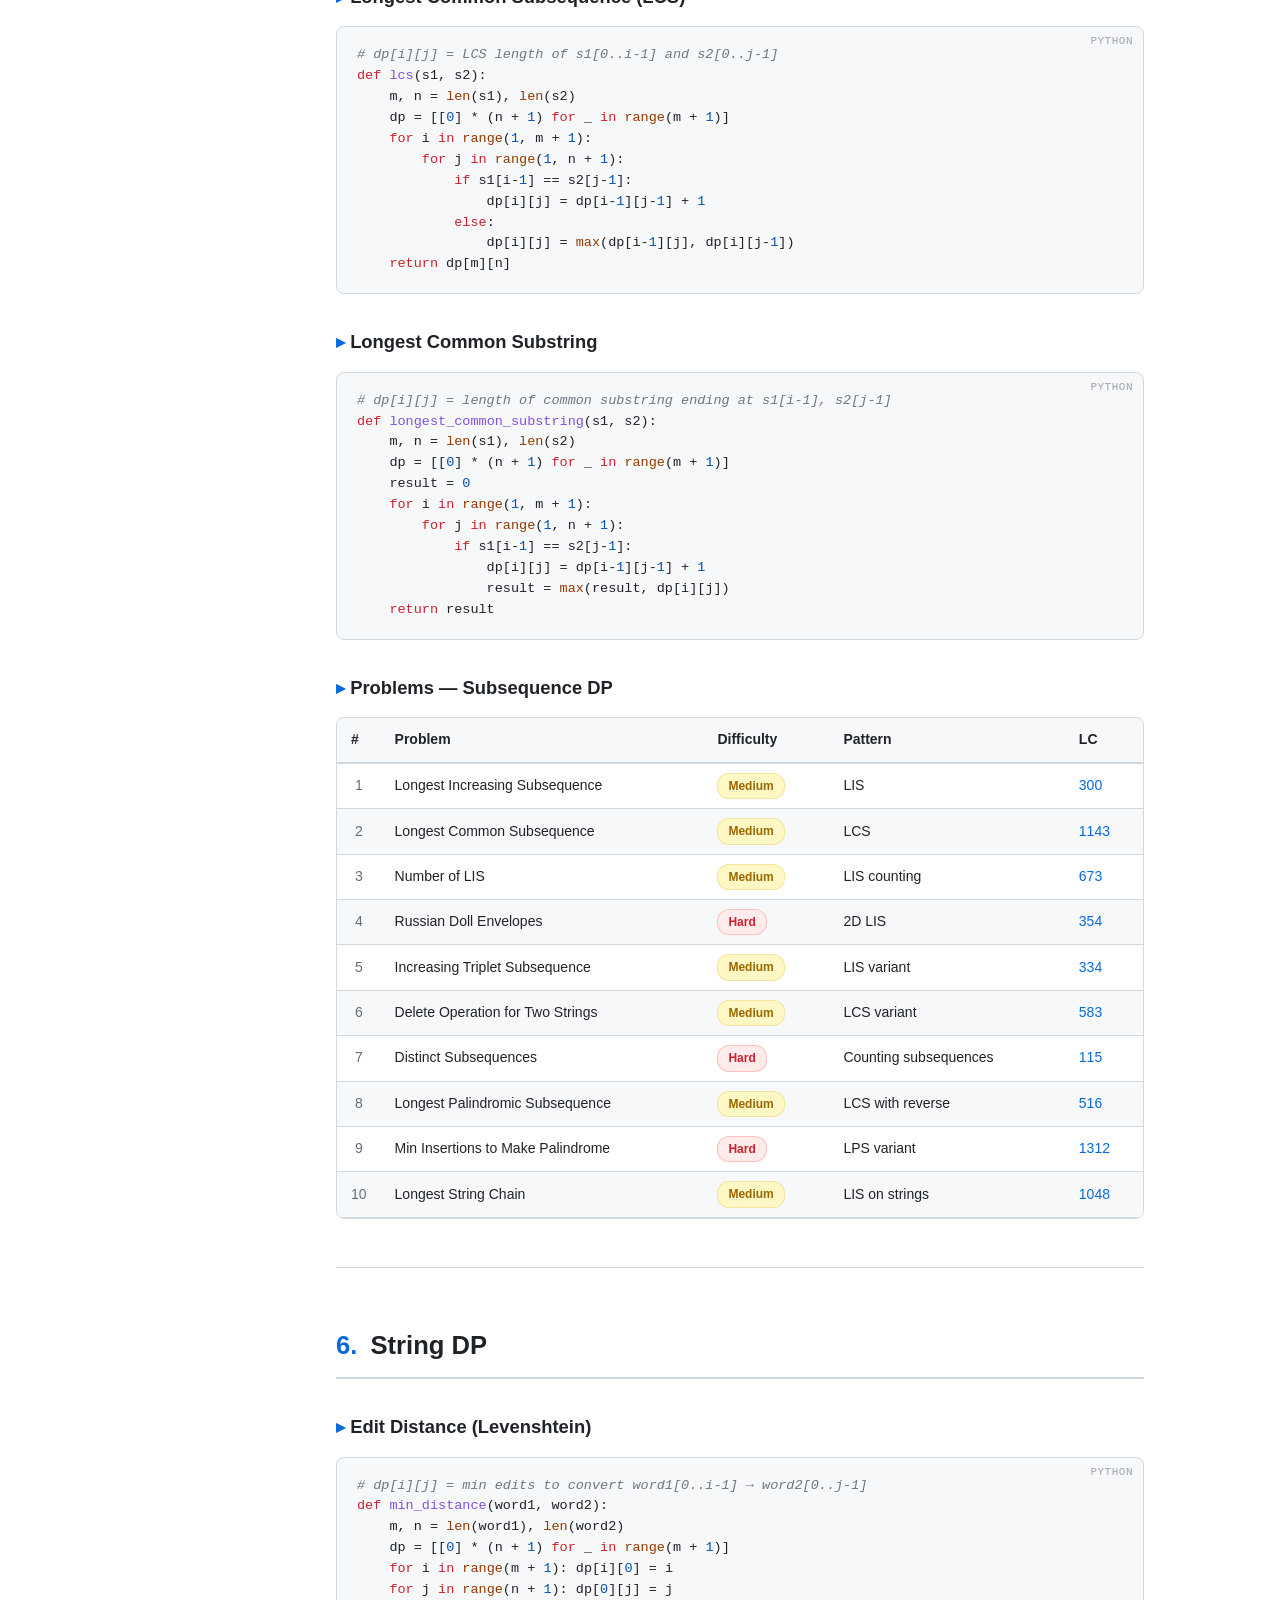
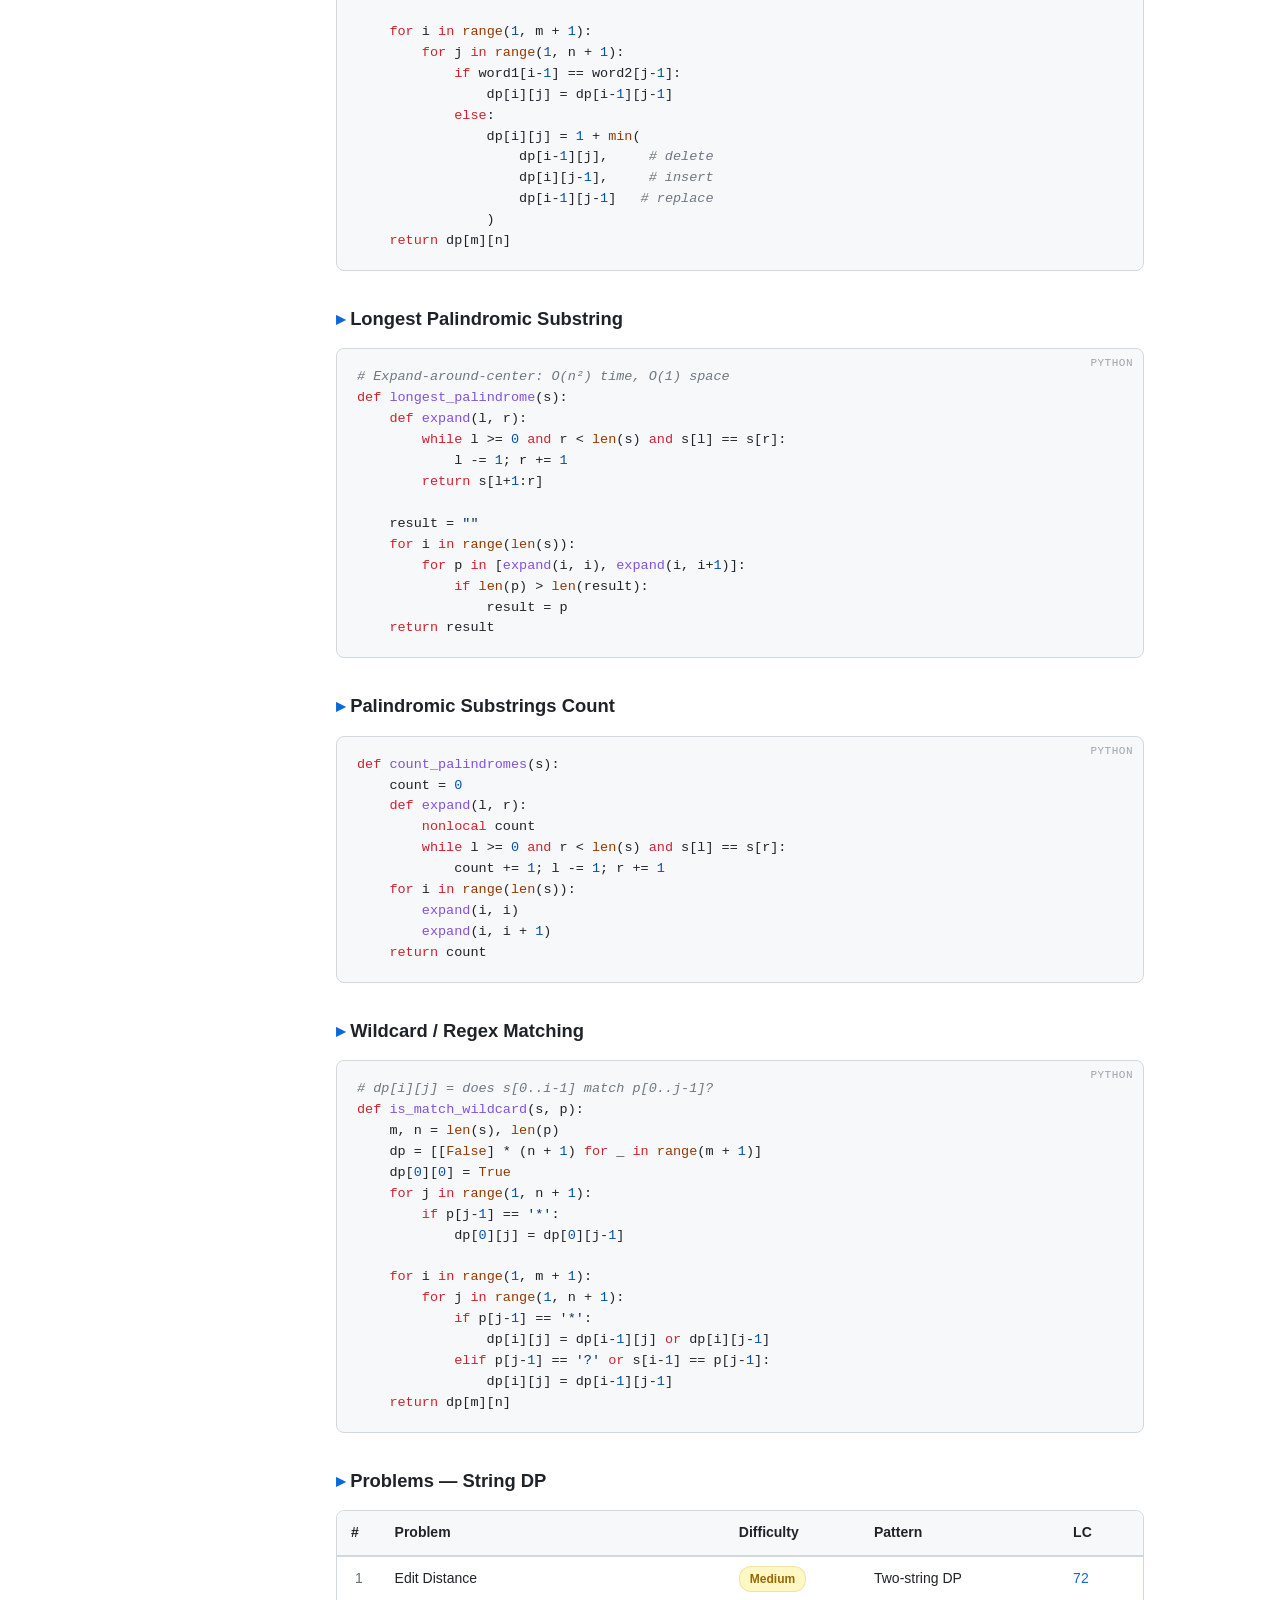
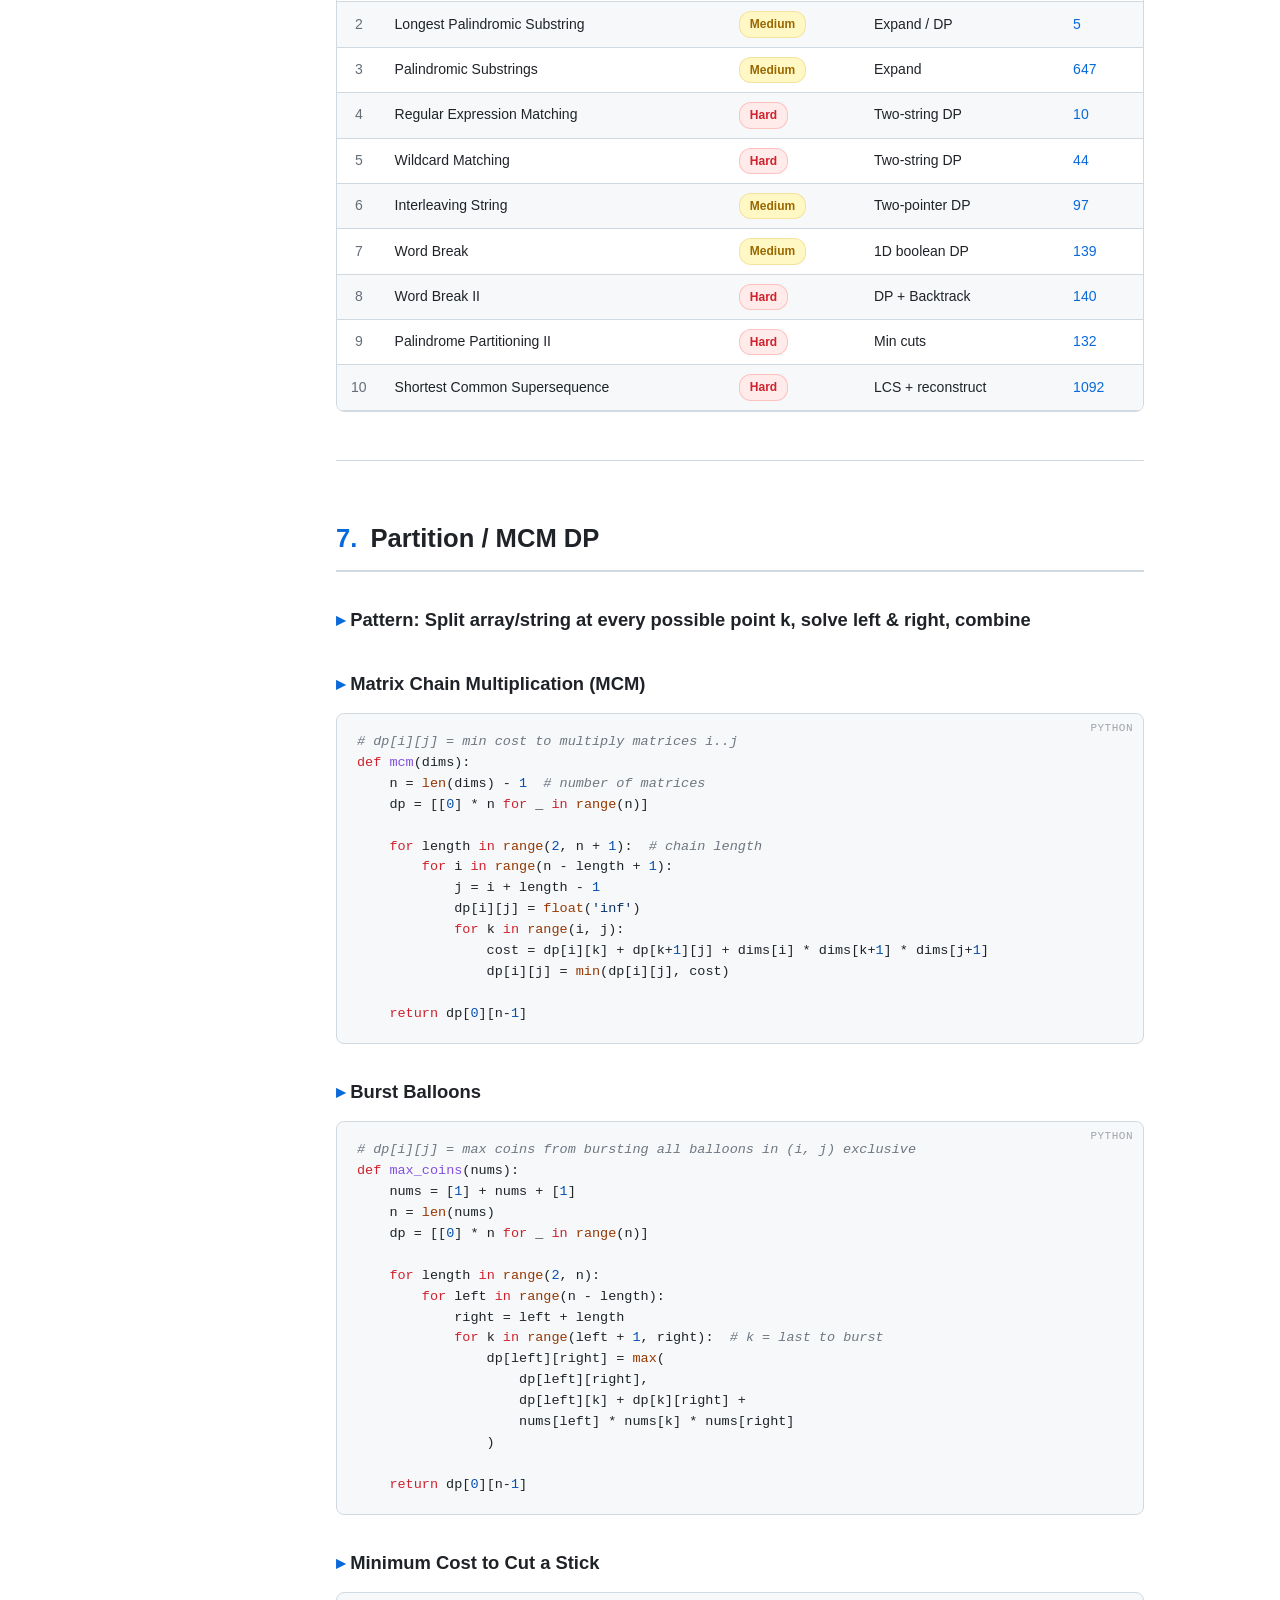
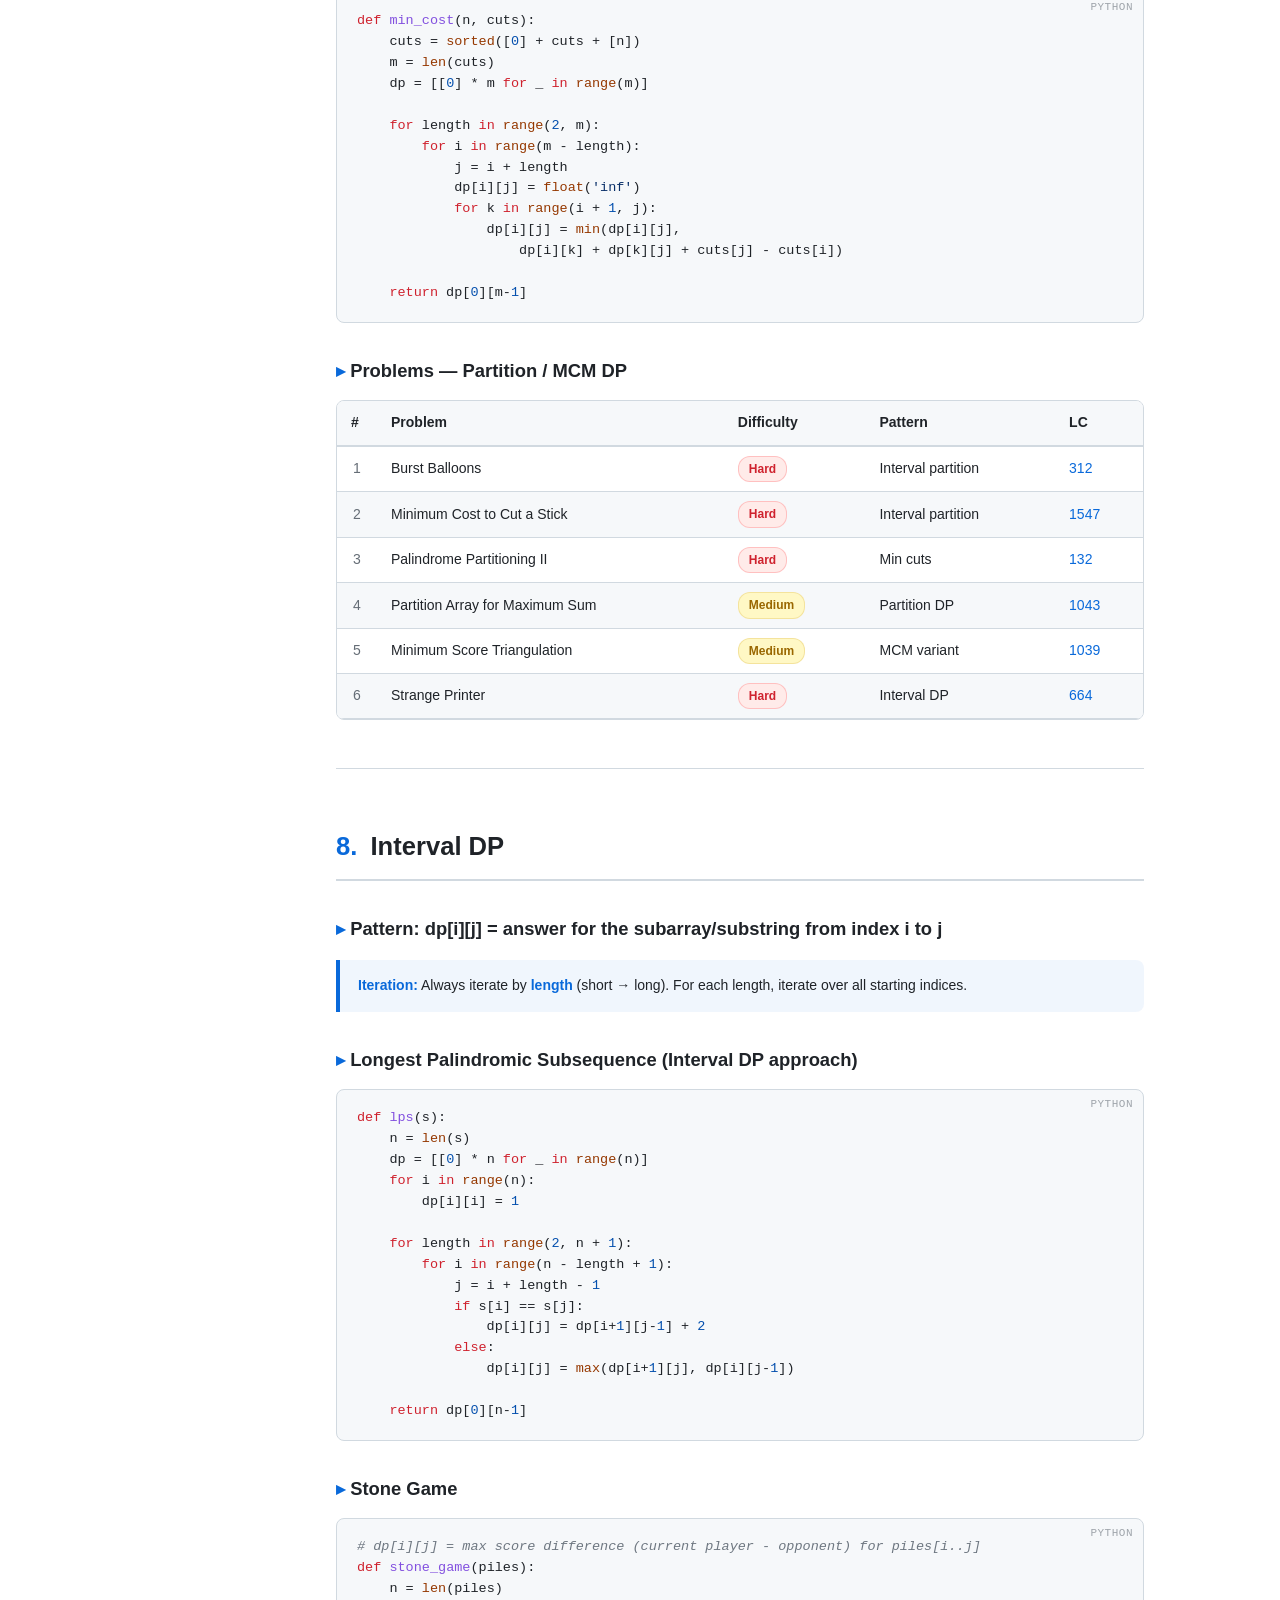
<file: web/DYNAMIC_PROGRAMMING_DSA.html>
<!DOCTYPE html>
<html lang="en">
<head>
<meta charset="UTF-8">
<meta name="viewport" content="width=device-width, initial-scale=1.0">
<title>Dynamic Programming — Basic to Advanced</title>
<link rel="stylesheet" href="styles.css">
</head>
<body class="layout-dsa accent-blue">
<div class="wrapper">

<!-- ── Sidebar ── -->
<nav class="sidebar">
  <div class="back-nav"><a href="index.html">← Back to Paperwork</a></div>
  <h2>Contents</h2>
  <ol>
    <li><a href="#s1">Core Concepts &amp; Framework</a></li>
    <li><a href="#s2">1D DP — Linear Sequences</a></li>
    <li><a href="#s3">2D DP — Grid Problems</a></li>
    <li><a href="#s4">Knapsack Patterns</a></li>
    <li><a href="#s5">Subsequence DP</a></li>
    <li><a href="#s6">String DP</a></li>
    <li><a href="#s7">Partition / MCM DP</a></li>
    <li><a href="#s8">Interval DP</a></li>
    <li><a href="#s9">State Machine DP</a></li>
    <li><a href="#s10">Bitmask DP</a></li>
    <li><a href="#s11">Digit DP</a></li>
    <li><a href="#s12">Tree DP</a></li>
    <li><a href="#s13">DP on Graphs (DAG)</a></li>
    <li><a href="#s14">Game Theory DP</a></li>
    <li><a href="#s15">DP Optimizations</a></li>
    <li><a href="#s16">Master Problem List</a></li>
  </ol>
</nav>

<!-- ── Main ── -->
<main class="content">

<header class="hero">
  <h1>Dynamic Programming — Basic to Advanced</h1>
  <p class="subtitle">Complete reference with patterns, templates, and curated problems.</p>
</header>

<!-- ════════════════════════════════════════ -->
<!-- Section 1 -->
<!-- ════════════════════════════════════════ -->
<h2 id="s1"><span class="section-num">1.</span> Core Concepts &amp; Framework</h2>

<h3>What is DP?</h3>
<p>Dynamic Programming is an optimization technique for problems with <strong>overlapping subproblems</strong> and <strong>optimal substructure</strong>. Instead of recomputing the same subproblems, we store their results.</p>

<h3>The DP Thinking Framework</h3>
<div class="note">
  <strong>5-Step Recipe (use for every DP problem):</strong>
  <ol style="margin-top:8px;">
    <li><strong>Define state</strong> — What does <code>dp[i]</code> (or <code>dp[i][j]</code>) represent?</li>
    <li><strong>Find recurrence</strong> — How does <code>dp[i]</code> relate to smaller subproblems?</li>
    <li><strong>Identify base cases</strong> — What are the trivially known answers?</li>
    <li><strong>Determine iteration order</strong> — Fill table so dependencies are computed first.</li>
    <li><strong>Locate answer</strong> — Where in the table is the final answer?</li>
  </ol>
</div>

<h3>Top-Down (Memoization) vs Bottom-Up (Tabulation)</h3>
<div class="algo-compare">
  <div class="algo-card">
    <h4>Top-Down (Memoization)</h4>
    <p>Recursive + cache. Natural to write. Only computes needed states.</p>
    <p>Drawback: recursion stack depth; Python has ~1000 limit by default.</p>
  </div>
  <div class="algo-card">
    <h4>Bottom-Up (Tabulation)</h4>
    <p>Iterative + table. No stack overflow. Easier to optimize space.</p>
    <p>Drawback: must determine correct iteration order.</p>
  </div>
</div>

<h3>Top-Down Template</h3>
<pre><span class="lang-tag">python</span><code><span class="kw">from</span> functools <span class="kw">import</span> lru_cache

<span class="kw">def</span> <span class="fn">solve</span>(params):
    <span class="bi">@lru_cache</span>(maxsize=<span class="bi">None</span>)
    <span class="kw">def</span> <span class="fn">dp</span>(state):
        <span class="cmt"># Base case</span>
        <span class="kw">if</span> base_condition:
            <span class="kw">return</span> base_value
        <span class="cmt"># Recurrence</span>
        <span class="kw">return</span> <span class="bi">min</span>/<span class="bi">max</span>(<span class="fn">dp</span>(smaller_state) + cost <span class="kw">for</span> choice <span class="kw">in</span> choices)
    <span class="kw">return</span> <span class="fn">dp</span>(initial_state)</code></pre>

<h3>Bottom-Up Template</h3>
<pre><span class="lang-tag">python</span><code><span class="kw">def</span> <span class="fn">solve</span>(params):
    dp = [base_values]
    <span class="kw">for</span> i <span class="kw">in</span> iteration_order:
        <span class="kw">for</span> choice <span class="kw">in</span> choices:
            dp[i] = <span class="bi">min</span>/<span class="bi">max</span>(dp[i], dp[smaller] + cost)
    <span class="kw">return</span> dp[answer_location]</code></pre>

<h3>Space Optimization Trick</h3>
<div class="note tip"><strong>Tip:</strong> If <code>dp[i]</code> only depends on <code>dp[i-1]</code> (or the previous row), you can reduce space from O(n²) to O(n) by keeping only two rows (or even one row with careful ordering).</div>

<h3>Common State Dimensions</h3>
<div class="table-wrap">
<table>
  <thead><tr><th>Dimension</th><th>State Variable</th><th>Example</th></tr></thead>
  <tbody>
    <tr><td style="text-align:left">Index</td><td><code>dp[i]</code></td><td>Fibonacci, House Robber</td></tr>
    <tr><td style="text-align:left">Index + Capacity</td><td><code>dp[i][w]</code></td><td>Knapsack, Coin Change</td></tr>
    <tr><td style="text-align:left">Two indices</td><td><code>dp[i][j]</code></td><td>LCS, Edit Distance</td></tr>
    <tr><td style="text-align:left">Index + Boolean</td><td><code>dp[i][hold]</code></td><td>Stock Buy/Sell</td></tr>
    <tr><td style="text-align:left">Bitmask</td><td><code>dp[mask]</code></td><td>TSP, Assign tasks</td></tr>
    <tr><td style="text-align:left">Grid position</td><td><code>dp[r][c]</code></td><td>Unique Paths, Min Path Sum</td></tr>
    <tr><td style="text-align:left">Interval</td><td><code>dp[i][j]</code></td><td>MCM, Burst Balloons</td></tr>
  </tbody>
</table>
</div>

<hr>

<!-- ════════════════════════════════════════ -->
<!-- Section 2 -->
<!-- ════════════════════════════════════════ -->
<h2 id="s2"><span class="section-num">2.</span> 1D DP — Linear Sequences</h2>

<h3>Pattern: dp[i] depends on dp[i-1], dp[i-2], or a scan of dp[0..i-1]</h3>

<h3>Fibonacci / Climbing Stairs</h3>
<pre><span class="lang-tag">python</span><code><span class="kw">def</span> <span class="fn">climb_stairs</span>(n):
    <span class="kw">if</span> n &lt;= <span class="num">2</span>:
        <span class="kw">return</span> n
    prev2, prev1 = <span class="num">1</span>, <span class="num">2</span>
    <span class="kw">for</span> _ <span class="kw">in</span> <span class="bi">range</span>(<span class="num">3</span>, n + <span class="num">1</span>):
        prev2, prev1 = prev1, prev2 + prev1
    <span class="kw">return</span> prev1</code></pre>

<h3>House Robber</h3>
<pre><span class="lang-tag">python</span><code><span class="cmt"># dp[i] = max money robbing houses 0..i</span>
<span class="cmt"># dp[i] = max(dp[i-1], dp[i-2] + nums[i])</span>
<span class="kw">def</span> <span class="fn">rob</span>(nums):
    prev2, prev1 = <span class="num">0</span>, <span class="num">0</span>
    <span class="kw">for</span> num <span class="kw">in</span> nums:
        prev2, prev1 = prev1, <span class="bi">max</span>(prev1, prev2 + num)
    <span class="kw">return</span> prev1</code></pre>

<h3>Maximum Subarray (Kadane's Algorithm)</h3>
<pre><span class="lang-tag">python</span><code><span class="cmt"># dp[i] = max subarray sum ending at index i</span>
<span class="cmt"># dp[i] = max(nums[i], dp[i-1] + nums[i])</span>
<span class="kw">def</span> <span class="fn">max_subarray</span>(nums):
    curr = result = nums[<span class="num">0</span>]
    <span class="kw">for</span> num <span class="kw">in</span> nums[<span class="num">1</span>:]:
        curr = <span class="bi">max</span>(num, curr + num)
        result = <span class="bi">max</span>(result, curr)
    <span class="kw">return</span> result</code></pre>

<h3>Coin Change (Min coins)</h3>
<pre><span class="lang-tag">python</span><code><span class="cmt"># dp[a] = min coins to make amount a</span>
<span class="kw">def</span> <span class="fn">coin_change</span>(coins, amount):
    dp = [<span class="bi">float</span>(<span class="str">'inf'</span>)] * (amount + <span class="num">1</span>)
    dp[<span class="num">0</span>] = <span class="num">0</span>
    <span class="kw">for</span> a <span class="kw">in</span> <span class="bi">range</span>(<span class="num">1</span>, amount + <span class="num">1</span>):
        <span class="kw">for</span> c <span class="kw">in</span> coins:
            <span class="kw">if</span> c &lt;= a:
                dp[a] = <span class="bi">min</span>(dp[a], dp[a - c] + <span class="num">1</span>)
    <span class="kw">return</span> dp[amount] <span class="kw">if</span> dp[amount] != <span class="bi">float</span>(<span class="str">'inf'</span>) <span class="kw">else</span> -<span class="num">1</span></code></pre>

<h3>Decode Ways</h3>
<pre><span class="lang-tag">python</span><code><span class="cmt"># dp[i] = number of ways to decode s[0..i-1]</span>
<span class="kw">def</span> <span class="fn">num_decodings</span>(s):
    <span class="kw">if</span> <span class="kw">not</span> s <span class="kw">or</span> s[<span class="num">0</span>] == <span class="str">'0'</span>:
        <span class="kw">return</span> <span class="num">0</span>
    prev2, prev1 = <span class="num">1</span>, <span class="num">1</span>
    <span class="kw">for</span> i <span class="kw">in</span> <span class="bi">range</span>(<span class="num">1</span>, <span class="bi">len</span>(s)):
        curr = <span class="num">0</span>
        <span class="kw">if</span> s[i] != <span class="str">'0'</span>:
            curr += prev1
        <span class="kw">if</span> <span class="num">10</span> &lt;= <span class="bi">int</span>(s[i-<span class="num">1</span>:i+<span class="num">1</span>]) &lt;= <span class="num">26</span>:
            curr += prev2
        prev2, prev1 = prev1, curr
    <span class="kw">return</span> prev1</code></pre>

<h3>Problems — 1D DP</h3>
<div class="table-wrap">
<table>
  <thead><tr><th>#</th><th>Problem</th><th>Difficulty</th><th>Pattern</th><th>LC</th></tr></thead>
  <tbody>
    <tr><td>1</td><td>Climbing Stairs</td><td><span class="badge easy">Easy</span></td><td>Fibonacci</td><td><a class="lc-link" href="https://leetcode.com/problems/climbing-stairs/">70</a></td></tr>
    <tr><td>2</td><td>House Robber</td><td><span class="badge medium">Medium</span></td><td>Take/Skip</td><td><a class="lc-link" href="https://leetcode.com/problems/house-robber/">198</a></td></tr>
    <tr><td>3</td><td>House Robber II</td><td><span class="badge medium">Medium</span></td><td>Circular take/skip</td><td><a class="lc-link" href="https://leetcode.com/problems/house-robber-ii/">213</a></td></tr>
    <tr><td>4</td><td>Maximum Subarray</td><td><span class="badge medium">Medium</span></td><td>Kadane's</td><td><a class="lc-link" href="https://leetcode.com/problems/maximum-subarray/">53</a></td></tr>
    <tr><td>5</td><td>Coin Change</td><td><span class="badge medium">Medium</span></td><td>Unbounded Knapsack</td><td><a class="lc-link" href="https://leetcode.com/problems/coin-change/">322</a></td></tr>
    <tr><td>6</td><td>Decode Ways</td><td><span class="badge medium">Medium</span></td><td>1D counting</td><td><a class="lc-link" href="https://leetcode.com/problems/decode-ways/">91</a></td></tr>
    <tr><td>7</td><td>Min Cost Climbing Stairs</td><td><span class="badge easy">Easy</span></td><td>Fibonacci variant</td><td><a class="lc-link" href="https://leetcode.com/problems/min-cost-climbing-stairs/">746</a></td></tr>
    <tr><td>8</td><td>Jump Game</td><td><span class="badge medium">Medium</span></td><td>Greedy/DP</td><td><a class="lc-link" href="https://leetcode.com/problems/jump-game/">55</a></td></tr>
    <tr><td>9</td><td>Jump Game II</td><td><span class="badge medium">Medium</span></td><td>Min jumps</td><td><a class="lc-link" href="https://leetcode.com/problems/jump-game-ii/">45</a></td></tr>
    <tr><td>10</td><td>Maximum Product Subarray</td><td><span class="badge medium">Medium</span></td><td>Track min &amp; max</td><td><a class="lc-link" href="https://leetcode.com/problems/maximum-product-subarray/">152</a></td></tr>
    <tr><td>11</td><td>Word Break</td><td><span class="badge medium">Medium</span></td><td>1D boolean DP</td><td><a class="lc-link" href="https://leetcode.com/problems/word-break/">139</a></td></tr>
    <tr><td>12</td><td>Perfect Squares</td><td><span class="badge medium">Medium</span></td><td>Unbounded Knapsack</td><td><a class="lc-link" href="https://leetcode.com/problems/perfect-squares/">279</a></td></tr>
    <tr><td>13</td><td>Longest Turbulent Subarray</td><td><span class="badge medium">Medium</span></td><td>State tracking</td><td><a class="lc-link" href="https://leetcode.com/problems/longest-turbulent-subarray/">978</a></td></tr>
    <tr><td>14</td><td>Delete and Earn</td><td><span class="badge medium">Medium</span></td><td>House Robber variant</td><td><a class="lc-link" href="https://leetcode.com/problems/delete-and-earn/">740</a></td></tr>
  </tbody>
</table>
</div>

<hr>

<!-- ════════════════════════════════════════ -->
<!-- Section 3 -->
<!-- ════════════════════════════════════════ -->
<h2 id="s3"><span class="section-num">3.</span> 2D DP — Grid Problems</h2>

<h3>Pattern: dp[r][c] = answer for reaching cell (r, c)</h3>

<h3>Unique Paths</h3>
<pre><span class="lang-tag">python</span><code><span class="cmt"># dp[r][c] = number of paths from (0,0) to (r,c)</span>
<span class="kw">def</span> <span class="fn">unique_paths</span>(m, n):
    dp = [[<span class="num">1</span>] * n <span class="kw">for</span> _ <span class="kw">in</span> <span class="bi">range</span>(m)]
    <span class="kw">for</span> r <span class="kw">in</span> <span class="bi">range</span>(<span class="num">1</span>, m):
        <span class="kw">for</span> c <span class="kw">in</span> <span class="bi">range</span>(<span class="num">1</span>, n):
            dp[r][c] = dp[r-<span class="num">1</span>][c] + dp[r][c-<span class="num">1</span>]
    <span class="kw">return</span> dp[m-<span class="num">1</span>][n-<span class="num">1</span>]</code></pre>

<h3>Minimum Path Sum</h3>
<pre><span class="lang-tag">python</span><code><span class="kw">def</span> <span class="fn">min_path_sum</span>(grid):
    m, n = <span class="bi">len</span>(grid), <span class="bi">len</span>(grid[<span class="num">0</span>])
    <span class="kw">for</span> r <span class="kw">in</span> <span class="bi">range</span>(m):
        <span class="kw">for</span> c <span class="kw">in</span> <span class="bi">range</span>(n):
            <span class="kw">if</span> r == <span class="num">0</span> <span class="kw">and</span> c == <span class="num">0</span>:
                <span class="kw">continue</span>
            <span class="kw">elif</span> r == <span class="num">0</span>:
                grid[r][c] += grid[r][c-<span class="num">1</span>]
            <span class="kw">elif</span> c == <span class="num">0</span>:
                grid[r][c] += grid[r-<span class="num">1</span>][c]
            <span class="kw">else</span>:
                grid[r][c] += <span class="bi">min</span>(grid[r-<span class="num">1</span>][c], grid[r][c-<span class="num">1</span>])
    <span class="kw">return</span> grid[m-<span class="num">1</span>][n-<span class="num">1</span>]</code></pre>

<h3>Maximal Square</h3>
<pre><span class="lang-tag">python</span><code><span class="cmt"># dp[r][c] = side length of largest square with bottom-right at (r,c)</span>
<span class="kw">def</span> <span class="fn">maximal_square</span>(matrix):
    m, n = <span class="bi">len</span>(matrix), <span class="bi">len</span>(matrix[<span class="num">0</span>])
    dp = [[<span class="num">0</span>] * n <span class="kw">for</span> _ <span class="kw">in</span> <span class="bi">range</span>(m)]
    max_side = <span class="num">0</span>
    <span class="kw">for</span> r <span class="kw">in</span> <span class="bi">range</span>(m):
        <span class="kw">for</span> c <span class="kw">in</span> <span class="bi">range</span>(n):
            <span class="kw">if</span> matrix[r][c] == <span class="str">'1'</span>:
                <span class="kw">if</span> r == <span class="num">0</span> <span class="kw">or</span> c == <span class="num">0</span>:
                    dp[r][c] = <span class="num">1</span>
                <span class="kw">else</span>:
                    dp[r][c] = <span class="bi">min</span>(dp[r-<span class="num">1</span>][c], dp[r][c-<span class="num">1</span>], dp[r-<span class="num">1</span>][c-<span class="num">1</span>]) + <span class="num">1</span>
                max_side = <span class="bi">max</span>(max_side, dp[r][c])
    <span class="kw">return</span> max_side ** <span class="num">2</span></code></pre>

<h3>Triangle (Minimum Path)</h3>
<pre><span class="lang-tag">python</span><code><span class="cmt"># Bottom-up: start from bottom row, fold upward</span>
<span class="kw">def</span> <span class="fn">minimum_total</span>(triangle):
    dp = triangle[-<span class="num">1</span>][:]
    <span class="kw">for</span> row <span class="kw">in</span> <span class="bi">range</span>(<span class="bi">len</span>(triangle) - <span class="num">2</span>, -<span class="num">1</span>, -<span class="num">1</span>):
        <span class="kw">for</span> j <span class="kw">in</span> <span class="bi">range</span>(<span class="bi">len</span>(triangle[row])):
            dp[j] = triangle[row][j] + <span class="bi">min</span>(dp[j], dp[j+<span class="num">1</span>])
    <span class="kw">return</span> dp[<span class="num">0</span>]</code></pre>

<h3>Problems — 2D Grid DP</h3>
<div class="table-wrap">
<table>
  <thead><tr><th>#</th><th>Problem</th><th>Difficulty</th><th>Pattern</th><th>LC</th></tr></thead>
  <tbody>
    <tr><td>1</td><td>Unique Paths</td><td><span class="badge medium">Medium</span></td><td>Path counting</td><td><a class="lc-link" href="https://leetcode.com/problems/unique-paths/">62</a></td></tr>
    <tr><td>2</td><td>Unique Paths II</td><td><span class="badge medium">Medium</span></td><td>Path counting + obstacles</td><td><a class="lc-link" href="https://leetcode.com/problems/unique-paths-ii/">63</a></td></tr>
    <tr><td>3</td><td>Minimum Path Sum</td><td><span class="badge medium">Medium</span></td><td>Min-cost path</td><td><a class="lc-link" href="https://leetcode.com/problems/minimum-path-sum/">64</a></td></tr>
    <tr><td>4</td><td>Triangle</td><td><span class="badge medium">Medium</span></td><td>Bottom-up DP</td><td><a class="lc-link" href="https://leetcode.com/problems/triangle/">120</a></td></tr>
    <tr><td>5</td><td>Maximal Square</td><td><span class="badge medium">Medium</span></td><td>Square DP</td><td><a class="lc-link" href="https://leetcode.com/problems/maximal-square/">221</a></td></tr>
    <tr><td>6</td><td>Dungeon Game</td><td><span class="badge hard">Hard</span></td><td>Reverse grid DP</td><td><a class="lc-link" href="https://leetcode.com/problems/dungeon-game/">174</a></td></tr>
    <tr><td>7</td><td>Cherry Pickup</td><td><span class="badge hard">Hard</span></td><td>Two-agent grid DP</td><td><a class="lc-link" href="https://leetcode.com/problems/cherry-pickup/">741</a></td></tr>
    <tr><td>8</td><td>Cherry Pickup II</td><td><span class="badge hard">Hard</span></td><td>Two-robot DP</td><td><a class="lc-link" href="https://leetcode.com/problems/cherry-pickup-ii/">1463</a></td></tr>
    <tr><td>9</td><td>Minimum Falling Path Sum</td><td><span class="badge medium">Medium</span></td><td>Grid DP</td><td><a class="lc-link" href="https://leetcode.com/problems/minimum-falling-path-sum/">931</a></td></tr>
    <tr><td>10</td><td>Maximal Rectangle</td><td><span class="badge hard">Hard</span></td><td>Histogram DP</td><td><a class="lc-link" href="https://leetcode.com/problems/maximal-rectangle/">85</a></td></tr>
  </tbody>
</table>
</div>

<hr>

<!-- ════════════════════════════════════════ -->
<!-- Section 4 -->
<!-- ════════════════════════════════════════ -->
<h2 id="s4"><span class="section-num">4.</span> Knapsack Patterns</h2>

<h3>4a. 0/1 Knapsack</h3>
<div class="note"><strong>Pattern:</strong> Given items with weight &amp; value, pick subset to maximize value within capacity. Each item used at most once.</div>
<pre><span class="lang-tag">python</span><code><span class="cmt"># dp[w] = max value achievable with capacity w</span>
<span class="kw">def</span> <span class="fn">knapsack_01</span>(weights, values, capacity):
    dp = [<span class="num">0</span>] * (capacity + <span class="num">1</span>)
    <span class="kw">for</span> w, v <span class="kw">in</span> <span class="bi">zip</span>(weights, values):
        <span class="kw">for</span> c <span class="kw">in</span> <span class="bi">range</span>(capacity, w - <span class="num">1</span>, -<span class="num">1</span>):  <span class="cmt"># reverse to avoid reuse</span>
            dp[c] = <span class="bi">max</span>(dp[c], dp[c - w] + v)
    <span class="kw">return</span> dp[capacity]</code></pre>

<h3>4b. Unbounded Knapsack</h3>
<div class="note"><strong>Pattern:</strong> Same as 0/1 but each item can be used unlimited times. Iterate capacity forward.</div>
<pre><span class="lang-tag">python</span><code><span class="cmt"># Coin Change: unbounded knapsack counting</span>
<span class="kw">def</span> <span class="fn">coin_change_ways</span>(coins, amount):
    dp = [<span class="num">0</span>] * (amount + <span class="num">1</span>)
    dp[<span class="num">0</span>] = <span class="num">1</span>
    <span class="kw">for</span> c <span class="kw">in</span> coins:            <span class="cmt"># coin loop outer → combinations</span>
        <span class="kw">for</span> a <span class="kw">in</span> <span class="bi">range</span>(c, amount + <span class="num">1</span>):  <span class="cmt"># forward → reuse allowed</span>
            dp[a] += dp[a - c]
    <span class="kw">return</span> dp[amount]</code></pre>

<h3>4c. Subset Sum / Partition Equal Subset</h3>
<pre><span class="lang-tag">python</span><code><span class="cmt"># Can we partition array into two subsets with equal sum?</span>
<span class="kw">def</span> <span class="fn">can_partition</span>(nums):
    total = <span class="bi">sum</span>(nums)
    <span class="kw">if</span> total % <span class="num">2</span>:
        <span class="kw">return</span> <span class="bi">False</span>
    target = total // <span class="num">2</span>
    dp = [<span class="bi">False</span>] * (target + <span class="num">1</span>)
    dp[<span class="num">0</span>] = <span class="bi">True</span>
    <span class="kw">for</span> num <span class="kw">in</span> nums:
        <span class="kw">for</span> j <span class="kw">in</span> <span class="bi">range</span>(target, num - <span class="num">1</span>, -<span class="num">1</span>):  <span class="cmt"># 0/1: reverse</span>
            dp[j] = dp[j] <span class="kw">or</span> dp[j - num]
    <span class="kw">return</span> dp[target]</code></pre>

<h3>Key Distinction: Loop Order</h3>
<div class="note warn"><strong>Critical:</strong>
<br>• <strong>0/1 Knapsack:</strong> inner loop goes <strong>backward</strong> (capacity → 0) to prevent reusing items.
<br>• <strong>Unbounded:</strong> inner loop goes <strong>forward</strong> (0 → capacity) to allow reuse.
<br>• <strong>Combinations vs Permutations:</strong> outer loop = items → combinations; outer loop = amount → permutations.</div>

<h3>Problems — Knapsack</h3>
<div class="table-wrap">
<table>
  <thead><tr><th>#</th><th>Problem</th><th>Difficulty</th><th>Variant</th><th>LC</th></tr></thead>
  <tbody>
    <tr><td>1</td><td>Partition Equal Subset Sum</td><td><span class="badge medium">Medium</span></td><td>0/1 Subset Sum</td><td><a class="lc-link" href="https://leetcode.com/problems/partition-equal-subset-sum/">416</a></td></tr>
    <tr><td>2</td><td>Target Sum</td><td><span class="badge medium">Medium</span></td><td>0/1 counting</td><td><a class="lc-link" href="https://leetcode.com/problems/target-sum/">494</a></td></tr>
    <tr><td>3</td><td>Coin Change</td><td><span class="badge medium">Medium</span></td><td>Unbounded min</td><td><a class="lc-link" href="https://leetcode.com/problems/coin-change/">322</a></td></tr>
    <tr><td>4</td><td>Coin Change II</td><td><span class="badge medium">Medium</span></td><td>Unbounded counting</td><td><a class="lc-link" href="https://leetcode.com/problems/coin-change-ii/">518</a></td></tr>
    <tr><td>5</td><td>Combination Sum IV</td><td><span class="badge medium">Medium</span></td><td>Unbounded permutations</td><td><a class="lc-link" href="https://leetcode.com/problems/combination-sum-iv/">377</a></td></tr>
    <tr><td>6</td><td>Perfect Squares</td><td><span class="badge medium">Medium</span></td><td>Unbounded min</td><td><a class="lc-link" href="https://leetcode.com/problems/perfect-squares/">279</a></td></tr>
    <tr><td>7</td><td>Last Stone Weight II</td><td><span class="badge medium">Medium</span></td><td>0/1 min-diff</td><td><a class="lc-link" href="https://leetcode.com/problems/last-stone-weight-ii/">1049</a></td></tr>
    <tr><td>8</td><td>Ones and Zeroes</td><td><span class="badge medium">Medium</span></td><td>2D Knapsack</td><td><a class="lc-link" href="https://leetcode.com/problems/ones-and-zeroes/">474</a></td></tr>
    <tr><td>9</td><td>Profitable Schemes</td><td><span class="badge hard">Hard</span></td><td>3D Knapsack</td><td><a class="lc-link" href="https://leetcode.com/problems/profitable-schemes/">879</a></td></tr>
  </tbody>
</table>
</div>

<hr>

<!-- ════════════════════════════════════════ -->
<!-- Section 5 -->
<!-- ════════════════════════════════════════ -->
<h2 id="s5"><span class="section-num">5.</span> Subsequence DP</h2>

<h3>Longest Increasing Subsequence (LIS)</h3>
<pre><span class="lang-tag">python</span><code><span class="cmt"># O(n²) DP</span>
<span class="kw">def</span> <span class="fn">lis_dp</span>(nums):
    n = <span class="bi">len</span>(nums)
    dp = [<span class="num">1</span>] * n  <span class="cmt"># dp[i] = length of LIS ending at i</span>
    <span class="kw">for</span> i <span class="kw">in</span> <span class="bi">range</span>(<span class="num">1</span>, n):
        <span class="kw">for</span> j <span class="kw">in</span> <span class="bi">range</span>(i):
            <span class="kw">if</span> nums[j] &lt; nums[i]:
                dp[i] = <span class="bi">max</span>(dp[i], dp[j] + <span class="num">1</span>)
    <span class="kw">return</span> <span class="bi">max</span>(dp)

<span class="cmt"># O(n log n) Binary Search (Patience Sorting)</span>
<span class="kw">import</span> bisect
<span class="kw">def</span> <span class="fn">lis_fast</span>(nums):
    tails = []  <span class="cmt"># tails[i] = smallest tail of IS of length i+1</span>
    <span class="kw">for</span> num <span class="kw">in</span> nums:
        pos = bisect.<span class="fn">bisect_left</span>(tails, num)
        <span class="kw">if</span> pos == <span class="bi">len</span>(tails):
            tails.<span class="fn">append</span>(num)
        <span class="kw">else</span>:
            tails[pos] = num
    <span class="kw">return</span> <span class="bi">len</span>(tails)</code></pre>

<h3>Longest Common Subsequence (LCS)</h3>
<pre><span class="lang-tag">python</span><code><span class="cmt"># dp[i][j] = LCS length of s1[0..i-1] and s2[0..j-1]</span>
<span class="kw">def</span> <span class="fn">lcs</span>(s1, s2):
    m, n = <span class="bi">len</span>(s1), <span class="bi">len</span>(s2)
    dp = [[<span class="num">0</span>] * (n + <span class="num">1</span>) <span class="kw">for</span> _ <span class="kw">in</span> <span class="bi">range</span>(m + <span class="num">1</span>)]
    <span class="kw">for</span> i <span class="kw">in</span> <span class="bi">range</span>(<span class="num">1</span>, m + <span class="num">1</span>):
        <span class="kw">for</span> j <span class="kw">in</span> <span class="bi">range</span>(<span class="num">1</span>, n + <span class="num">1</span>):
            <span class="kw">if</span> s1[i-<span class="num">1</span>] == s2[j-<span class="num">1</span>]:
                dp[i][j] = dp[i-<span class="num">1</span>][j-<span class="num">1</span>] + <span class="num">1</span>
            <span class="kw">else</span>:
                dp[i][j] = <span class="bi">max</span>(dp[i-<span class="num">1</span>][j], dp[i][j-<span class="num">1</span>])
    <span class="kw">return</span> dp[m][n]</code></pre>

<h3>Longest Common Substring</h3>
<pre><span class="lang-tag">python</span><code><span class="cmt"># dp[i][j] = length of common substring ending at s1[i-1], s2[j-1]</span>
<span class="kw">def</span> <span class="fn">longest_common_substring</span>(s1, s2):
    m, n = <span class="bi">len</span>(s1), <span class="bi">len</span>(s2)
    dp = [[<span class="num">0</span>] * (n + <span class="num">1</span>) <span class="kw">for</span> _ <span class="kw">in</span> <span class="bi">range</span>(m + <span class="num">1</span>)]
    result = <span class="num">0</span>
    <span class="kw">for</span> i <span class="kw">in</span> <span class="bi">range</span>(<span class="num">1</span>, m + <span class="num">1</span>):
        <span class="kw">for</span> j <span class="kw">in</span> <span class="bi">range</span>(<span class="num">1</span>, n + <span class="num">1</span>):
            <span class="kw">if</span> s1[i-<span class="num">1</span>] == s2[j-<span class="num">1</span>]:
                dp[i][j] = dp[i-<span class="num">1</span>][j-<span class="num">1</span>] + <span class="num">1</span>
                result = <span class="bi">max</span>(result, dp[i][j])
    <span class="kw">return</span> result</code></pre>

<h3>Problems — Subsequence DP</h3>
<div class="table-wrap">
<table>
  <thead><tr><th>#</th><th>Problem</th><th>Difficulty</th><th>Pattern</th><th>LC</th></tr></thead>
  <tbody>
    <tr><td>1</td><td>Longest Increasing Subsequence</td><td><span class="badge medium">Medium</span></td><td>LIS</td><td><a class="lc-link" href="https://leetcode.com/problems/longest-increasing-subsequence/">300</a></td></tr>
    <tr><td>2</td><td>Longest Common Subsequence</td><td><span class="badge medium">Medium</span></td><td>LCS</td><td><a class="lc-link" href="https://leetcode.com/problems/longest-common-subsequence/">1143</a></td></tr>
    <tr><td>3</td><td>Number of LIS</td><td><span class="badge medium">Medium</span></td><td>LIS counting</td><td><a class="lc-link" href="https://leetcode.com/problems/number-of-longest-increasing-subsequence/">673</a></td></tr>
    <tr><td>4</td><td>Russian Doll Envelopes</td><td><span class="badge hard">Hard</span></td><td>2D LIS</td><td><a class="lc-link" href="https://leetcode.com/problems/russian-doll-envelopes/">354</a></td></tr>
    <tr><td>5</td><td>Increasing Triplet Subsequence</td><td><span class="badge medium">Medium</span></td><td>LIS variant</td><td><a class="lc-link" href="https://leetcode.com/problems/increasing-triplet-subsequence/">334</a></td></tr>
    <tr><td>6</td><td>Delete Operation for Two Strings</td><td><span class="badge medium">Medium</span></td><td>LCS variant</td><td><a class="lc-link" href="https://leetcode.com/problems/delete-operation-for-two-strings/">583</a></td></tr>
    <tr><td>7</td><td>Distinct Subsequences</td><td><span class="badge hard">Hard</span></td><td>Counting subsequences</td><td><a class="lc-link" href="https://leetcode.com/problems/distinct-subsequences/">115</a></td></tr>
    <tr><td>8</td><td>Longest Palindromic Subsequence</td><td><span class="badge medium">Medium</span></td><td>LCS with reverse</td><td><a class="lc-link" href="https://leetcode.com/problems/longest-palindromic-subsequence/">516</a></td></tr>
    <tr><td>9</td><td>Min Insertions to Make Palindrome</td><td><span class="badge hard">Hard</span></td><td>LPS variant</td><td><a class="lc-link" href="https://leetcode.com/problems/minimum-insertion-steps-to-make-a-string-palindrome/">1312</a></td></tr>
    <tr><td>10</td><td>Longest String Chain</td><td><span class="badge medium">Medium</span></td><td>LIS on strings</td><td><a class="lc-link" href="https://leetcode.com/problems/longest-string-chain/">1048</a></td></tr>
  </tbody>
</table>
</div>

<hr>

<!-- ════════════════════════════════════════ -->
<!-- Section 6 -->
<!-- ════════════════════════════════════════ -->
<h2 id="s6"><span class="section-num">6.</span> String DP</h2>

<h3>Edit Distance (Levenshtein)</h3>
<pre><span class="lang-tag">python</span><code><span class="cmt"># dp[i][j] = min edits to convert word1[0..i-1] → word2[0..j-1]</span>
<span class="kw">def</span> <span class="fn">min_distance</span>(word1, word2):
    m, n = <span class="bi">len</span>(word1), <span class="bi">len</span>(word2)
    dp = [[<span class="num">0</span>] * (n + <span class="num">1</span>) <span class="kw">for</span> _ <span class="kw">in</span> <span class="bi">range</span>(m + <span class="num">1</span>)]
    <span class="kw">for</span> i <span class="kw">in</span> <span class="bi">range</span>(m + <span class="num">1</span>): dp[i][<span class="num">0</span>] = i
    <span class="kw">for</span> j <span class="kw">in</span> <span class="bi">range</span>(n + <span class="num">1</span>): dp[<span class="num">0</span>][j] = j

    <span class="kw">for</span> i <span class="kw">in</span> <span class="bi">range</span>(<span class="num">1</span>, m + <span class="num">1</span>):
        <span class="kw">for</span> j <span class="kw">in</span> <span class="bi">range</span>(<span class="num">1</span>, n + <span class="num">1</span>):
            <span class="kw">if</span> word1[i-<span class="num">1</span>] == word2[j-<span class="num">1</span>]:
                dp[i][j] = dp[i-<span class="num">1</span>][j-<span class="num">1</span>]
            <span class="kw">else</span>:
                dp[i][j] = <span class="num">1</span> + <span class="bi">min</span>(
                    dp[i-<span class="num">1</span>][j],     <span class="cmt"># delete</span>
                    dp[i][j-<span class="num">1</span>],     <span class="cmt"># insert</span>
                    dp[i-<span class="num">1</span>][j-<span class="num">1</span>]   <span class="cmt"># replace</span>
                )
    <span class="kw">return</span> dp[m][n]</code></pre>

<h3>Longest Palindromic Substring</h3>
<pre><span class="lang-tag">python</span><code><span class="cmt"># Expand-around-center: O(n²) time, O(1) space</span>
<span class="kw">def</span> <span class="fn">longest_palindrome</span>(s):
    <span class="kw">def</span> <span class="fn">expand</span>(l, r):
        <span class="kw">while</span> l &gt;= <span class="num">0</span> <span class="kw">and</span> r &lt; <span class="bi">len</span>(s) <span class="kw">and</span> s[l] == s[r]:
            l -= <span class="num">1</span>; r += <span class="num">1</span>
        <span class="kw">return</span> s[l+<span class="num">1</span>:r]

    result = <span class="str">""</span>
    <span class="kw">for</span> i <span class="kw">in</span> <span class="bi">range</span>(<span class="bi">len</span>(s)):
        <span class="kw">for</span> p <span class="kw">in</span> [<span class="fn">expand</span>(i, i), <span class="fn">expand</span>(i, i+<span class="num">1</span>)]:
            <span class="kw">if</span> <span class="bi">len</span>(p) &gt; <span class="bi">len</span>(result):
                result = p
    <span class="kw">return</span> result</code></pre>

<h3>Palindromic Substrings Count</h3>
<pre><span class="lang-tag">python</span><code><span class="kw">def</span> <span class="fn">count_palindromes</span>(s):
    count = <span class="num">0</span>
    <span class="kw">def</span> <span class="fn">expand</span>(l, r):
        <span class="kw">nonlocal</span> count
        <span class="kw">while</span> l &gt;= <span class="num">0</span> <span class="kw">and</span> r &lt; <span class="bi">len</span>(s) <span class="kw">and</span> s[l] == s[r]:
            count += <span class="num">1</span>; l -= <span class="num">1</span>; r += <span class="num">1</span>
    <span class="kw">for</span> i <span class="kw">in</span> <span class="bi">range</span>(<span class="bi">len</span>(s)):
        <span class="fn">expand</span>(i, i)
        <span class="fn">expand</span>(i, i + <span class="num">1</span>)
    <span class="kw">return</span> count</code></pre>

<h3>Wildcard / Regex Matching</h3>
<pre><span class="lang-tag">python</span><code><span class="cmt"># dp[i][j] = does s[0..i-1] match p[0..j-1]?</span>
<span class="kw">def</span> <span class="fn">is_match_wildcard</span>(s, p):
    m, n = <span class="bi">len</span>(s), <span class="bi">len</span>(p)
    dp = [[<span class="bi">False</span>] * (n + <span class="num">1</span>) <span class="kw">for</span> _ <span class="kw">in</span> <span class="bi">range</span>(m + <span class="num">1</span>)]
    dp[<span class="num">0</span>][<span class="num">0</span>] = <span class="bi">True</span>
    <span class="kw">for</span> j <span class="kw">in</span> <span class="bi">range</span>(<span class="num">1</span>, n + <span class="num">1</span>):
        <span class="kw">if</span> p[j-<span class="num">1</span>] == <span class="str">'*'</span>:
            dp[<span class="num">0</span>][j] = dp[<span class="num">0</span>][j-<span class="num">1</span>]

    <span class="kw">for</span> i <span class="kw">in</span> <span class="bi">range</span>(<span class="num">1</span>, m + <span class="num">1</span>):
        <span class="kw">for</span> j <span class="kw">in</span> <span class="bi">range</span>(<span class="num">1</span>, n + <span class="num">1</span>):
            <span class="kw">if</span> p[j-<span class="num">1</span>] == <span class="str">'*'</span>:
                dp[i][j] = dp[i-<span class="num">1</span>][j] <span class="kw">or</span> dp[i][j-<span class="num">1</span>]
            <span class="kw">elif</span> p[j-<span class="num">1</span>] == <span class="str">'?'</span> <span class="kw">or</span> s[i-<span class="num">1</span>] == p[j-<span class="num">1</span>]:
                dp[i][j] = dp[i-<span class="num">1</span>][j-<span class="num">1</span>]
    <span class="kw">return</span> dp[m][n]</code></pre>

<h3>Problems — String DP</h3>
<div class="table-wrap">
<table>
  <thead><tr><th>#</th><th>Problem</th><th>Difficulty</th><th>Pattern</th><th>LC</th></tr></thead>
  <tbody>
    <tr><td>1</td><td>Edit Distance</td><td><span class="badge medium">Medium</span></td><td>Two-string DP</td><td><a class="lc-link" href="https://leetcode.com/problems/edit-distance/">72</a></td></tr>
    <tr><td>2</td><td>Longest Palindromic Substring</td><td><span class="badge medium">Medium</span></td><td>Expand / DP</td><td><a class="lc-link" href="https://leetcode.com/problems/longest-palindromic-substring/">5</a></td></tr>
    <tr><td>3</td><td>Palindromic Substrings</td><td><span class="badge medium">Medium</span></td><td>Expand</td><td><a class="lc-link" href="https://leetcode.com/problems/palindromic-substrings/">647</a></td></tr>
    <tr><td>4</td><td>Regular Expression Matching</td><td><span class="badge hard">Hard</span></td><td>Two-string DP</td><td><a class="lc-link" href="https://leetcode.com/problems/regular-expression-matching/">10</a></td></tr>
    <tr><td>5</td><td>Wildcard Matching</td><td><span class="badge hard">Hard</span></td><td>Two-string DP</td><td><a class="lc-link" href="https://leetcode.com/problems/wildcard-matching/">44</a></td></tr>
    <tr><td>6</td><td>Interleaving String</td><td><span class="badge medium">Medium</span></td><td>Two-pointer DP</td><td><a class="lc-link" href="https://leetcode.com/problems/interleaving-string/">97</a></td></tr>
    <tr><td>7</td><td>Word Break</td><td><span class="badge medium">Medium</span></td><td>1D boolean DP</td><td><a class="lc-link" href="https://leetcode.com/problems/word-break/">139</a></td></tr>
    <tr><td>8</td><td>Word Break II</td><td><span class="badge hard">Hard</span></td><td>DP + Backtrack</td><td><a class="lc-link" href="https://leetcode.com/problems/word-break-ii/">140</a></td></tr>
    <tr><td>9</td><td>Palindrome Partitioning II</td><td><span class="badge hard">Hard</span></td><td>Min cuts</td><td><a class="lc-link" href="https://leetcode.com/problems/palindrome-partitioning-ii/">132</a></td></tr>
    <tr><td>10</td><td>Shortest Common Supersequence</td><td><span class="badge hard">Hard</span></td><td>LCS + reconstruct</td><td><a class="lc-link" href="https://leetcode.com/problems/shortest-common-supersequence/">1092</a></td></tr>
  </tbody>
</table>
</div>

<hr>

<!-- ════════════════════════════════════════ -->
<!-- Section 7 -->
<!-- ════════════════════════════════════════ -->
<h2 id="s7"><span class="section-num">7.</span> Partition / MCM DP</h2>

<h3>Pattern: Split array/string at every possible point k, solve left &amp; right, combine</h3>

<h3>Matrix Chain Multiplication (MCM)</h3>
<pre><span class="lang-tag">python</span><code><span class="cmt"># dp[i][j] = min cost to multiply matrices i..j</span>
<span class="kw">def</span> <span class="fn">mcm</span>(dims):
    n = <span class="bi">len</span>(dims) - <span class="num">1</span>  <span class="cmt"># number of matrices</span>
    dp = [[<span class="num">0</span>] * n <span class="kw">for</span> _ <span class="kw">in</span> <span class="bi">range</span>(n)]

    <span class="kw">for</span> length <span class="kw">in</span> <span class="bi">range</span>(<span class="num">2</span>, n + <span class="num">1</span>):  <span class="cmt"># chain length</span>
        <span class="kw">for</span> i <span class="kw">in</span> <span class="bi">range</span>(n - length + <span class="num">1</span>):
            j = i + length - <span class="num">1</span>
            dp[i][j] = <span class="bi">float</span>(<span class="str">'inf'</span>)
            <span class="kw">for</span> k <span class="kw">in</span> <span class="bi">range</span>(i, j):
                cost = dp[i][k] + dp[k+<span class="num">1</span>][j] + dims[i] * dims[k+<span class="num">1</span>] * dims[j+<span class="num">1</span>]
                dp[i][j] = <span class="bi">min</span>(dp[i][j], cost)

    <span class="kw">return</span> dp[<span class="num">0</span>][n-<span class="num">1</span>]</code></pre>

<h3>Burst Balloons</h3>
<pre><span class="lang-tag">python</span><code><span class="cmt"># dp[i][j] = max coins from bursting all balloons in (i, j) exclusive</span>
<span class="kw">def</span> <span class="fn">max_coins</span>(nums):
    nums = [<span class="num">1</span>] + nums + [<span class="num">1</span>]
    n = <span class="bi">len</span>(nums)
    dp = [[<span class="num">0</span>] * n <span class="kw">for</span> _ <span class="kw">in</span> <span class="bi">range</span>(n)]

    <span class="kw">for</span> length <span class="kw">in</span> <span class="bi">range</span>(<span class="num">2</span>, n):
        <span class="kw">for</span> left <span class="kw">in</span> <span class="bi">range</span>(n - length):
            right = left + length
            <span class="kw">for</span> k <span class="kw">in</span> <span class="bi">range</span>(left + <span class="num">1</span>, right):  <span class="cmt"># k = last to burst</span>
                dp[left][right] = <span class="bi">max</span>(
                    dp[left][right],
                    dp[left][k] + dp[k][right] +
                    nums[left] * nums[k] * nums[right]
                )

    <span class="kw">return</span> dp[<span class="num">0</span>][n-<span class="num">1</span>]</code></pre>

<h3>Minimum Cost to Cut a Stick</h3>
<pre><span class="lang-tag">python</span><code><span class="kw">def</span> <span class="fn">min_cost</span>(n, cuts):
    cuts = <span class="bi">sorted</span>([<span class="num">0</span>] + cuts + [n])
    m = <span class="bi">len</span>(cuts)
    dp = [[<span class="num">0</span>] * m <span class="kw">for</span> _ <span class="kw">in</span> <span class="bi">range</span>(m)]

    <span class="kw">for</span> length <span class="kw">in</span> <span class="bi">range</span>(<span class="num">2</span>, m):
        <span class="kw">for</span> i <span class="kw">in</span> <span class="bi">range</span>(m - length):
            j = i + length
            dp[i][j] = <span class="bi">float</span>(<span class="str">'inf'</span>)
            <span class="kw">for</span> k <span class="kw">in</span> <span class="bi">range</span>(i + <span class="num">1</span>, j):
                dp[i][j] = <span class="bi">min</span>(dp[i][j],
                    dp[i][k] + dp[k][j] + cuts[j] - cuts[i])

    <span class="kw">return</span> dp[<span class="num">0</span>][m-<span class="num">1</span>]</code></pre>

<h3>Problems — Partition / MCM DP</h3>
<div class="table-wrap">
<table>
  <thead><tr><th>#</th><th>Problem</th><th>Difficulty</th><th>Pattern</th><th>LC</th></tr></thead>
  <tbody>
    <tr><td>1</td><td>Burst Balloons</td><td><span class="badge hard">Hard</span></td><td>Interval partition</td><td><a class="lc-link" href="https://leetcode.com/problems/burst-balloons/">312</a></td></tr>
    <tr><td>2</td><td>Minimum Cost to Cut a Stick</td><td><span class="badge hard">Hard</span></td><td>Interval partition</td><td><a class="lc-link" href="https://leetcode.com/problems/minimum-cost-to-cut-a-stick/">1547</a></td></tr>
    <tr><td>3</td><td>Palindrome Partitioning II</td><td><span class="badge hard">Hard</span></td><td>Min cuts</td><td><a class="lc-link" href="https://leetcode.com/problems/palindrome-partitioning-ii/">132</a></td></tr>
    <tr><td>4</td><td>Partition Array for Maximum Sum</td><td><span class="badge medium">Medium</span></td><td>Partition DP</td><td><a class="lc-link" href="https://leetcode.com/problems/partition-array-for-maximum-sum/">1043</a></td></tr>
    <tr><td>5</td><td>Minimum Score Triangulation</td><td><span class="badge medium">Medium</span></td><td>MCM variant</td><td><a class="lc-link" href="https://leetcode.com/problems/minimum-score-triangulation-of-polygon/">1039</a></td></tr>
    <tr><td>6</td><td>Strange Printer</td><td><span class="badge hard">Hard</span></td><td>Interval DP</td><td><a class="lc-link" href="https://leetcode.com/problems/strange-printer/">664</a></td></tr>
  </tbody>
</table>
</div>

<hr>

<!-- ════════════════════════════════════════ -->
<!-- Section 8 -->
<!-- ════════════════════════════════════════ -->
<h2 id="s8"><span class="section-num">8.</span> Interval DP</h2>

<h3>Pattern: dp[i][j] = answer for the subarray/substring from index i to j</h3>
<div class="note"><strong>Iteration:</strong> Always iterate by <strong>length</strong> (short → long). For each length, iterate over all starting indices.</div>

<h3>Longest Palindromic Subsequence (Interval DP approach)</h3>
<pre><span class="lang-tag">python</span><code><span class="kw">def</span> <span class="fn">lps</span>(s):
    n = <span class="bi">len</span>(s)
    dp = [[<span class="num">0</span>] * n <span class="kw">for</span> _ <span class="kw">in</span> <span class="bi">range</span>(n)]
    <span class="kw">for</span> i <span class="kw">in</span> <span class="bi">range</span>(n):
        dp[i][i] = <span class="num">1</span>

    <span class="kw">for</span> length <span class="kw">in</span> <span class="bi">range</span>(<span class="num">2</span>, n + <span class="num">1</span>):
        <span class="kw">for</span> i <span class="kw">in</span> <span class="bi">range</span>(n - length + <span class="num">1</span>):
            j = i + length - <span class="num">1</span>
            <span class="kw">if</span> s[i] == s[j]:
                dp[i][j] = dp[i+<span class="num">1</span>][j-<span class="num">1</span>] + <span class="num">2</span>
            <span class="kw">else</span>:
                dp[i][j] = <span class="bi">max</span>(dp[i+<span class="num">1</span>][j], dp[i][j-<span class="num">1</span>])

    <span class="kw">return</span> dp[<span class="num">0</span>][n-<span class="num">1</span>]</code></pre>

<h3>Stone Game</h3>
<pre><span class="lang-tag">python</span><code><span class="cmt"># dp[i][j] = max score difference (current player - opponent) for piles[i..j]</span>
<span class="kw">def</span> <span class="fn">stone_game</span>(piles):
    n = <span class="bi">len</span>(piles)
    dp = [[<span class="num">0</span>] * n <span class="kw">for</span> _ <span class="kw">in</span> <span class="bi">range</span>(n)]
    <span class="kw">for</span> i <span class="kw">in</span> <span class="bi">range</span>(n):
        dp[i][i] = piles[i]

    <span class="kw">for</span> length <span class="kw">in</span> <span class="bi">range</span>(<span class="num">2</span>, n + <span class="num">1</span>):
        <span class="kw">for</span> i <span class="kw">in</span> <span class="bi">range</span>(n - length + <span class="num">1</span>):
            j = i + length - <span class="num">1</span>
            dp[i][j] = <span class="bi">max</span>(piles[i] - dp[i+<span class="num">1</span>][j],
                            piles[j] - dp[i][j-<span class="num">1</span>])

    <span class="kw">return</span> dp[<span class="num">0</span>][n-<span class="num">1</span>] &gt; <span class="num">0</span></code></pre>

<h3>Problems — Interval DP</h3>
<div class="table-wrap">
<table>
  <thead><tr><th>#</th><th>Problem</th><th>Difficulty</th><th>Pattern</th><th>LC</th></tr></thead>
  <tbody>
    <tr><td>1</td><td>Longest Palindromic Subsequence</td><td><span class="badge medium">Medium</span></td><td>Interval</td><td><a class="lc-link" href="https://leetcode.com/problems/longest-palindromic-subsequence/">516</a></td></tr>
    <tr><td>2</td><td>Stone Game</td><td><span class="badge medium">Medium</span></td><td>Interval game</td><td><a class="lc-link" href="https://leetcode.com/problems/stone-game/">877</a></td></tr>
    <tr><td>3</td><td>Burst Balloons</td><td><span class="badge hard">Hard</span></td><td>Interval</td><td><a class="lc-link" href="https://leetcode.com/problems/burst-balloons/">312</a></td></tr>
    <tr><td>4</td><td>Minimum Cost Tree From Leaf Values</td><td><span class="badge medium">Medium</span></td><td>Interval/Stack</td><td><a class="lc-link" href="https://leetcode.com/problems/minimum-cost-tree-from-leaf-values/">1130</a></td></tr>
    <tr><td>5</td><td>Remove Boxes</td><td><span class="badge hard">Hard</span></td><td>3D interval</td><td><a class="lc-link" href="https://leetcode.com/problems/remove-boxes/">546</a></td></tr>
  </tbody>
</table>
</div>

<hr>

<!-- ════════════════════════════════════════ -->
<!-- Section 9 -->
<!-- ════════════════════════════════════════ -->
<h2 id="s9"><span class="section-num">9.</span> State Machine DP</h2>

<h3>Pattern: Track discrete states (e.g., holding / not holding stock; cooldown)</h3>

<h3>Best Time to Buy and Sell Stock (All Variants)</h3>
<pre><span class="lang-tag">python</span><code><span class="cmt"># General framework for stock problems:</span>
<span class="cmt"># dp[i][k][0] = max profit on day i, with k transactions left, NOT holding</span>
<span class="cmt"># dp[i][k][1] = max profit on day i, with k transactions left, HOLDING</span>

<span class="cmt"># ─── At most K transactions (LC 188) ───</span>
<span class="kw">def</span> <span class="fn">max_profit_k</span>(k, prices):
    <span class="kw">if</span> <span class="kw">not</span> prices:
        <span class="kw">return</span> <span class="num">0</span>
    n = <span class="bi">len</span>(prices)
    <span class="kw">if</span> k &gt;= n // <span class="num">2</span>:  <span class="cmt"># unlimited transactions</span>
        <span class="kw">return</span> <span class="bi">sum</span>(<span class="bi">max</span>(<span class="num">0</span>, prices[i+<span class="num">1</span>] - prices[i]) <span class="kw">for</span> i <span class="kw">in</span> <span class="bi">range</span>(n-<span class="num">1</span>))

    dp = [[[<span class="num">0</span>] * <span class="num">2</span> <span class="kw">for</span> _ <span class="kw">in</span> <span class="bi">range</span>(k+<span class="num">1</span>)] <span class="kw">for</span> _ <span class="kw">in</span> <span class="bi">range</span>(n)]
    <span class="kw">for</span> j <span class="kw">in</span> <span class="bi">range</span>(k+<span class="num">1</span>):
        dp[<span class="num">0</span>][j][<span class="num">1</span>] = -prices[<span class="num">0</span>]

    <span class="kw">for</span> i <span class="kw">in</span> <span class="bi">range</span>(<span class="num">1</span>, n):
        <span class="kw">for</span> j <span class="kw">in</span> <span class="bi">range</span>(<span class="num">1</span>, k+<span class="num">1</span>):
            dp[i][j][<span class="num">0</span>] = <span class="bi">max</span>(dp[i-<span class="num">1</span>][j][<span class="num">0</span>], dp[i-<span class="num">1</span>][j][<span class="num">1</span>] + prices[i])
            dp[i][j][<span class="num">1</span>] = <span class="bi">max</span>(dp[i-<span class="num">1</span>][j][<span class="num">1</span>], dp[i-<span class="num">1</span>][j-<span class="num">1</span>][<span class="num">0</span>] - prices[i])

    <span class="kw">return</span> dp[n-<span class="num">1</span>][k][<span class="num">0</span>]</code></pre>

<h3>Stock with Cooldown</h3>
<pre><span class="lang-tag">python</span><code><span class="cmt"># States: hold, sold (cooldown next day), rest</span>
<span class="kw">def</span> <span class="fn">max_profit_cooldown</span>(prices):
    hold, sold, rest = -<span class="bi">float</span>(<span class="str">'inf'</span>), <span class="num">0</span>, <span class="num">0</span>
    <span class="kw">for</span> p <span class="kw">in</span> prices:
        prev_hold = hold
        hold = <span class="bi">max</span>(hold, rest - p)       <span class="cmt"># buy (can only buy after rest)</span>
        rest = <span class="bi">max</span>(rest, sold)            <span class="cmt"># do nothing</span>
        sold = prev_hold + p              <span class="cmt"># sell</span>
    <span class="kw">return</span> <span class="bi">max</span>(sold, rest)</code></pre>

<h3>Stock with Transaction Fee</h3>
<pre><span class="lang-tag">python</span><code><span class="kw">def</span> <span class="fn">max_profit_fee</span>(prices, fee):
    hold, cash = -prices[<span class="num">0</span>], <span class="num">0</span>
    <span class="kw">for</span> p <span class="kw">in</span> prices[<span class="num">1</span>:]:
        hold = <span class="bi">max</span>(hold, cash - p)
        cash = <span class="bi">max</span>(cash, hold + p - fee)
    <span class="kw">return</span> cash</code></pre>

<h3>Problems — State Machine DP</h3>
<div class="table-wrap">
<table>
  <thead><tr><th>#</th><th>Problem</th><th>Difficulty</th><th>States</th><th>LC</th></tr></thead>
  <tbody>
    <tr><td>1</td><td>Best Time to Buy and Sell Stock</td><td><span class="badge easy">Easy</span></td><td>1 transaction</td><td><a class="lc-link" href="https://leetcode.com/problems/best-time-to-buy-and-sell-stock/">121</a></td></tr>
    <tr><td>2</td><td>Best Time to Buy and Sell Stock II</td><td><span class="badge medium">Medium</span></td><td>Unlimited</td><td><a class="lc-link" href="https://leetcode.com/problems/best-time-to-buy-and-sell-stock-ii/">122</a></td></tr>
    <tr><td>3</td><td>Best Time to Buy and Sell Stock III</td><td><span class="badge hard">Hard</span></td><td>2 transactions</td><td><a class="lc-link" href="https://leetcode.com/problems/best-time-to-buy-and-sell-stock-iii/">123</a></td></tr>
    <tr><td>4</td><td>Best Time to Buy and Sell Stock IV</td><td><span class="badge hard">Hard</span></td><td>K transactions</td><td><a class="lc-link" href="https://leetcode.com/problems/best-time-to-buy-and-sell-stock-iv/">188</a></td></tr>
    <tr><td>5</td><td>Best Time with Cooldown</td><td><span class="badge medium">Medium</span></td><td>hold/sold/rest</td><td><a class="lc-link" href="https://leetcode.com/problems/best-time-to-buy-and-sell-stock-with-cooldown/">309</a></td></tr>
    <tr><td>6</td><td>Best Time with Transaction Fee</td><td><span class="badge medium">Medium</span></td><td>hold/cash</td><td><a class="lc-link" href="https://leetcode.com/problems/best-time-to-buy-and-sell-stock-with-transaction-fee/">714</a></td></tr>
    <tr><td>7</td><td>Paint House</td><td><span class="badge medium">Medium</span></td><td>Color states</td><td>256</td></tr>
    <tr><td>8</td><td>Paint House II</td><td><span class="badge hard">Hard</span></td><td>K color states</td><td>265</td></tr>
  </tbody>
</table>
</div>

<hr>

<!-- ════════════════════════════════════════ -->
<!-- Section 10 -->
<!-- ════════════════════════════════════════ -->
<h2 id="s10"><span class="section-num">10.</span> Bitmask DP</h2>

<h3>Pattern: Use a bitmask integer to represent which items have been selected/visited</h3>

<div class="note"><strong>When:</strong> n ≤ 20 (since 2²⁰ ≈ 10⁶ states). Common for assignment, TSP, and permutation problems.</div>

<h3>TSP — Travelling Salesman Problem</h3>
<pre><span class="lang-tag">python</span><code><span class="cmt"># dp[mask][i] = min cost to visit cities in mask, ending at city i</span>
<span class="kw">def</span> <span class="fn">tsp</span>(dist, n):
    INF = <span class="bi">float</span>(<span class="str">'inf'</span>)
    dp = [[INF] * n <span class="kw">for</span> _ <span class="kw">in</span> <span class="bi">range</span>(<span class="num">1</span> &lt;&lt; n)]
    dp[<span class="num">1</span>][<span class="num">0</span>] = <span class="num">0</span>  <span class="cmt"># start at city 0</span>

    <span class="kw">for</span> mask <span class="kw">in</span> <span class="bi">range</span>(<span class="num">1</span> &lt;&lt; n):
        <span class="kw">for</span> u <span class="kw">in</span> <span class="bi">range</span>(n):
            <span class="kw">if</span> dp[mask][u] == INF:
                <span class="kw">continue</span>
            <span class="kw">if</span> <span class="kw">not</span> (mask &gt;&gt; u) &amp; <span class="num">1</span>:
                <span class="kw">continue</span>
            <span class="kw">for</span> v <span class="kw">in</span> <span class="bi">range</span>(n):
                <span class="kw">if</span> (mask &gt;&gt; v) &amp; <span class="num">1</span>:
                    <span class="kw">continue</span>
                new_mask = mask | (<span class="num">1</span> &lt;&lt; v)
                dp[new_mask][v] = <span class="bi">min</span>(dp[new_mask][v],
                                       dp[mask][u] + dist[u][v])

    full = (<span class="num">1</span> &lt;&lt; n) - <span class="num">1</span>
    <span class="kw">return</span> <span class="bi">min</span>(dp[full][i] + dist[i][<span class="num">0</span>] <span class="kw">for</span> i <span class="kw">in</span> <span class="bi">range</span>(n))</code></pre>

<h3>Minimum Cost to Assign Tasks</h3>
<pre><span class="lang-tag">python</span><code><span class="cmt"># n workers, n tasks. cost[i][j] = cost for worker i to do task j</span>
<span class="cmt"># dp[mask] = min cost to complete tasks in mask</span>
<span class="kw">def</span> <span class="fn">assign_tasks</span>(cost, n):
    dp = [<span class="bi">float</span>(<span class="str">'inf'</span>)] * (<span class="num">1</span> &lt;&lt; n)
    dp[<span class="num">0</span>] = <span class="num">0</span>

    <span class="kw">for</span> mask <span class="kw">in</span> <span class="bi">range</span>(<span class="num">1</span> &lt;&lt; n):
        worker = <span class="bi">bin</span>(mask).<span class="fn">count</span>(<span class="str">'1'</span>)  <span class="cmt"># which worker is next</span>
        <span class="kw">if</span> worker &gt;= n:
            <span class="kw">continue</span>
        <span class="kw">for</span> task <span class="kw">in</span> <span class="bi">range</span>(n):
            <span class="kw">if</span> <span class="kw">not</span> (mask &gt;&gt; task) &amp; <span class="num">1</span>:
                new_mask = mask | (<span class="num">1</span> &lt;&lt; task)
                dp[new_mask] = <span class="bi">min</span>(dp[new_mask],
                                    dp[mask] + cost[worker][task])

    <span class="kw">return</span> dp[(<span class="num">1</span> &lt;&lt; n) - <span class="num">1</span>]</code></pre>

<h3>Problems — Bitmask DP</h3>
<div class="table-wrap">
<table>
  <thead><tr><th>#</th><th>Problem</th><th>Difficulty</th><th>Pattern</th><th>LC</th></tr></thead>
  <tbody>
    <tr><td>1</td><td>Shortest Path Visiting All Nodes</td><td><span class="badge hard">Hard</span></td><td>BFS + bitmask</td><td><a class="lc-link" href="https://leetcode.com/problems/shortest-path-visiting-all-nodes/">847</a></td></tr>
    <tr><td>2</td><td>Partition to K Equal Sum Subsets</td><td><span class="badge medium">Medium</span></td><td>Subset bitmask</td><td><a class="lc-link" href="https://leetcode.com/problems/partition-to-k-equal-sum-subsets/">698</a></td></tr>
    <tr><td>3</td><td>Can I Win</td><td><span class="badge medium">Medium</span></td><td>Game + bitmask</td><td><a class="lc-link" href="https://leetcode.com/problems/can-i-win/">464</a></td></tr>
    <tr><td>4</td><td>Maximum Students Taking Exam</td><td><span class="badge hard">Hard</span></td><td>Row bitmask</td><td><a class="lc-link" href="https://leetcode.com/problems/maximum-students-taking-exam/">1349</a></td></tr>
    <tr><td>5</td><td>Parallel Courses II</td><td><span class="badge hard">Hard</span></td><td>Subset enumeration</td><td><a class="lc-link" href="https://leetcode.com/problems/parallel-courses-ii/">1494</a></td></tr>
    <tr><td>6</td><td>Minimum Number of Work Sessions</td><td><span class="badge medium">Medium</span></td><td>Bitmask DP</td><td><a class="lc-link" href="https://leetcode.com/problems/minimum-number-of-work-sessions-to-finish-the-tasks/">1986</a></td></tr>
    <tr><td>7</td><td>Find the Shortest Superstring</td><td><span class="badge hard">Hard</span></td><td>TSP variant</td><td><a class="lc-link" href="https://leetcode.com/problems/find-the-shortest-superstring/">943</a></td></tr>
  </tbody>
</table>
</div>

<hr>

<!-- ════════════════════════════════════════ -->
<!-- Section 11 -->
<!-- ════════════════════════════════════════ -->
<h2 id="s11"><span class="section-num">11.</span> Digit DP</h2>

<h3>Pattern: Count numbers in [0, N] satisfying some digit property</h3>

<div class="note"><strong>State:</strong> <code>dp(pos, tight, started, ...extra)</code>
<br>• <code>pos</code> = current digit position
<br>• <code>tight</code> = are we still bounded by N?
<br>• <code>started</code> = have we placed a non-zero digit yet? (handles leading zeros)
<br>• Extra state depends on the constraint (digit sum, last digit, etc.)</div>

<pre><span class="lang-tag">python</span><code><span class="cmt"># Template: count numbers in [1, n] with no two adjacent equal digits</span>
<span class="kw">def</span> <span class="fn">count_special</span>(n):
    digits = <span class="bi">str</span>(n)

    <span class="bi">@lru_cache</span>(maxsize=<span class="bi">None</span>)
    <span class="kw">def</span> <span class="fn">dp</span>(pos, tight, started, last_digit):
        <span class="kw">if</span> pos == <span class="bi">len</span>(digits):
            <span class="kw">return</span> <span class="num">1</span> <span class="kw">if</span> started <span class="kw">else</span> <span class="num">0</span>

        limit = <span class="bi">int</span>(digits[pos]) <span class="kw">if</span> tight <span class="kw">else</span> <span class="num">9</span>
        count = <span class="num">0</span>

        <span class="kw">for</span> d <span class="kw">in</span> <span class="bi">range</span>(<span class="num">0</span>, limit + <span class="num">1</span>):
            <span class="kw">if</span> started <span class="kw">and</span> d == last_digit:
                <span class="kw">continue</span>  <span class="cmt"># skip adjacent equal</span>
            count += <span class="fn">dp</span>(
                pos + <span class="num">1</span>,
                tight <span class="kw">and</span> d == limit,
                started <span class="kw">or</span> d != <span class="num">0</span>,
                d
            )
        <span class="kw">return</span> count

    <span class="kw">return</span> <span class="fn">dp</span>(<span class="num">0</span>, <span class="bi">True</span>, <span class="bi">False</span>, -<span class="num">1</span>)</code></pre>

<h3>Problems — Digit DP</h3>
<div class="table-wrap">
<table>
  <thead><tr><th>#</th><th>Problem</th><th>Difficulty</th><th>Pattern</th><th>LC</th></tr></thead>
  <tbody>
    <tr><td>1</td><td>Numbers At Most N Given Digit Set</td><td><span class="badge hard">Hard</span></td><td>Digit DP</td><td><a class="lc-link" href="https://leetcode.com/problems/numbers-at-most-n-given-digit-set/">902</a></td></tr>
    <tr><td>2</td><td>Count of Integers (digit sum range)</td><td><span class="badge hard">Hard</span></td><td>Digit DP</td><td><a class="lc-link" href="https://leetcode.com/problems/count-of-integers/">2719</a></td></tr>
    <tr><td>3</td><td>Non-negative Integers without Consecutive Ones</td><td><span class="badge hard">Hard</span></td><td>Digit DP</td><td><a class="lc-link" href="https://leetcode.com/problems/non-negative-integers-without-consecutive-ones/">600</a></td></tr>
    <tr><td>4</td><td>Number of Digit One</td><td><span class="badge hard">Hard</span></td><td>Digit counting</td><td><a class="lc-link" href="https://leetcode.com/problems/number-of-digit-one/">233</a></td></tr>
    <tr><td>5</td><td>Count Special Integers</td><td><span class="badge hard">Hard</span></td><td>Digit DP + bitmask</td><td><a class="lc-link" href="https://leetcode.com/problems/count-special-integers/">2376</a></td></tr>
  </tbody>
</table>
</div>

<hr>

<!-- ════════════════════════════════════════ -->
<!-- Section 12 -->
<!-- ════════════════════════════════════════ -->
<h2 id="s12"><span class="section-num">12.</span> Tree DP</h2>

<h3>Pattern: DFS on a tree, compute dp values bottom-up from leaves</h3>

<h3>Maximum Path Sum in Binary Tree</h3>
<pre><span class="lang-tag">python</span><code><span class="kw">def</span> <span class="fn">max_path_sum</span>(root):
    result = [-<span class="bi">float</span>(<span class="str">'inf'</span>)]

    <span class="kw">def</span> <span class="fn">dfs</span>(node):
        <span class="kw">if</span> <span class="kw">not</span> node:
            <span class="kw">return</span> <span class="num">0</span>
        left = <span class="bi">max</span>(<span class="num">0</span>, <span class="fn">dfs</span>(node.left))
        right = <span class="bi">max</span>(<span class="num">0</span>, <span class="fn">dfs</span>(node.right))
        result[<span class="num">0</span>] = <span class="bi">max</span>(result[<span class="num">0</span>], left + right + node.val)
        <span class="kw">return</span> <span class="bi">max</span>(left, right) + node.val

    <span class="fn">dfs</span>(root)
    <span class="kw">return</span> result[<span class="num">0</span>]</code></pre>

<h3>House Robber III (Tree)</h3>
<pre><span class="lang-tag">python</span><code><span class="cmt"># Each node returns (rob_this, skip_this)</span>
<span class="kw">def</span> <span class="fn">rob_tree</span>(root):
    <span class="kw">def</span> <span class="fn">dfs</span>(node):
        <span class="kw">if</span> <span class="kw">not</span> node:
            <span class="kw">return</span> (<span class="num">0</span>, <span class="num">0</span>)
        left = <span class="fn">dfs</span>(node.left)
        right = <span class="fn">dfs</span>(node.right)
        rob = node.val + left[<span class="num">1</span>] + right[<span class="num">1</span>]
        skip = <span class="bi">max</span>(left) + <span class="bi">max</span>(right)
        <span class="kw">return</span> (rob, skip)

    <span class="kw">return</span> <span class="bi">max</span>(<span class="fn">dfs</span>(root))</code></pre>

<h3>Diameter of Binary Tree</h3>
<pre><span class="lang-tag">python</span><code><span class="kw">def</span> <span class="fn">diameter</span>(root):
    result = [<span class="num">0</span>]

    <span class="kw">def</span> <span class="fn">depth</span>(node):
        <span class="kw">if</span> <span class="kw">not</span> node:
            <span class="kw">return</span> <span class="num">0</span>
        left = <span class="fn">depth</span>(node.left)
        right = <span class="fn">depth</span>(node.right)
        result[<span class="num">0</span>] = <span class="bi">max</span>(result[<span class="num">0</span>], left + right)
        <span class="kw">return</span> <span class="num">1</span> + <span class="bi">max</span>(left, right)

    <span class="fn">depth</span>(root)
    <span class="kw">return</span> result[<span class="num">0</span>]</code></pre>

<h3>Problems — Tree DP</h3>
<div class="table-wrap">
<table>
  <thead><tr><th>#</th><th>Problem</th><th>Difficulty</th><th>Pattern</th><th>LC</th></tr></thead>
  <tbody>
    <tr><td>1</td><td>Binary Tree Maximum Path Sum</td><td><span class="badge hard">Hard</span></td><td>Path DP</td><td><a class="lc-link" href="https://leetcode.com/problems/binary-tree-maximum-path-sum/">124</a></td></tr>
    <tr><td>2</td><td>House Robber III</td><td><span class="badge medium">Medium</span></td><td>Rob/skip</td><td><a class="lc-link" href="https://leetcode.com/problems/house-robber-iii/">337</a></td></tr>
    <tr><td>3</td><td>Diameter of Binary Tree</td><td><span class="badge easy">Easy</span></td><td>Height DP</td><td><a class="lc-link" href="https://leetcode.com/problems/diameter-of-binary-tree/">543</a></td></tr>
    <tr><td>4</td><td>Longest ZigZag Path</td><td><span class="badge medium">Medium</span></td><td>Direction state</td><td><a class="lc-link" href="https://leetcode.com/problems/longest-zigzag-path-in-a-binary-tree/">1372</a></td></tr>
    <tr><td>5</td><td>Unique Binary Search Trees</td><td><span class="badge medium">Medium</span></td><td>Catalan / tree counting</td><td><a class="lc-link" href="https://leetcode.com/problems/unique-binary-search-trees/">96</a></td></tr>
    <tr><td>6</td><td>Unique BST II</td><td><span class="badge medium">Medium</span></td><td>Generate trees</td><td><a class="lc-link" href="https://leetcode.com/problems/unique-binary-search-trees-ii/">95</a></td></tr>
    <tr><td>7</td><td>Sum of Distances in Tree</td><td><span class="badge hard">Hard</span></td><td>Re-rooting DP</td><td><a class="lc-link" href="https://leetcode.com/problems/sum-of-distances-in-tree/">834</a></td></tr>
    <tr><td>8</td><td>Camera in Binary Tree</td><td><span class="badge hard">Hard</span></td><td>3-state tree DP</td><td><a class="lc-link" href="https://leetcode.com/problems/binary-tree-cameras/">968</a></td></tr>
  </tbody>
</table>
</div>

<hr>

<!-- ════════════════════════════════════════ -->
<!-- Section 13 -->
<!-- ════════════════════════════════════════ -->
<h2 id="s13"><span class="section-num">13.</span> DP on Graphs (DAG)</h2>

<h3>Pattern: Topological sort + relaxation. Works because DAGs have no cycles.</h3>

<h3>Longest Path in DAG</h3>
<pre><span class="lang-tag">python</span><code><span class="kw">def</span> <span class="fn">longest_path_dag</span>(graph, n):
    <span class="cmt"># dp[u] = longest path starting from u</span>
    dp = [-<span class="num">1</span>] * n

    <span class="kw">def</span> <span class="fn">dfs</span>(u):
        <span class="kw">if</span> dp[u] != -<span class="num">1</span>:
            <span class="kw">return</span> dp[u]
        dp[u] = <span class="num">0</span>
        <span class="kw">for</span> v, w <span class="kw">in</span> graph[u]:
            dp[u] = <span class="bi">max</span>(dp[u], <span class="fn">dfs</span>(v) + w)
        <span class="kw">return</span> dp[u]

    <span class="kw">return</span> <span class="bi">max</span>(<span class="fn">dfs</span>(u) <span class="kw">for</span> u <span class="kw">in</span> <span class="bi">range</span>(n))</code></pre>

<h3>Number of Paths in DAG</h3>
<pre><span class="lang-tag">python</span><code><span class="kw">def</span> <span class="fn">count_paths_dag</span>(graph, n, src, dst):
    dp = [<span class="num">0</span>] * n
    dp[dst] = <span class="num">1</span>

    order = topo_sort(graph, n)  <span class="cmt"># reverse topo order</span>
    <span class="kw">for</span> u <span class="kw">in</span> <span class="bi">reversed</span>(order):
        <span class="kw">for</span> v <span class="kw">in</span> graph[u]:
            dp[u] += dp[v]

    <span class="kw">return</span> dp[src]</code></pre>

<h3>Problems — DP on Graphs</h3>
<div class="table-wrap">
<table>
  <thead><tr><th>#</th><th>Problem</th><th>Difficulty</th><th>Pattern</th><th>LC</th></tr></thead>
  <tbody>
    <tr><td>1</td><td>Longest Increasing Path in a Matrix</td><td><span class="badge hard">Hard</span></td><td>DFS + memo on grid DAG</td><td><a class="lc-link" href="https://leetcode.com/problems/longest-increasing-path-in-a-matrix/">329</a></td></tr>
    <tr><td>2</td><td>All Paths From Source to Target</td><td><span class="badge medium">Medium</span></td><td>DFS on DAG</td><td><a class="lc-link" href="https://leetcode.com/problems/all-paths-from-source-to-target/">797</a></td></tr>
    <tr><td>3</td><td>Number of Restricted Paths</td><td><span class="badge medium">Medium</span></td><td>Dijkstra + DP</td><td><a class="lc-link" href="https://leetcode.com/problems/number-of-restricted-paths-from-first-to-last-node/">1786</a></td></tr>
    <tr><td>4</td><td>Cheapest Flights Within K Stops</td><td><span class="badge medium">Medium</span></td><td>BFS/Bellman DP</td><td><a class="lc-link" href="https://leetcode.com/problems/cheapest-flights-within-k-stops/">787</a></td></tr>
    <tr><td>5</td><td>Number of Ways to Arrive at Destination</td><td><span class="badge medium">Medium</span></td><td>Dijkstra + counting</td><td><a class="lc-link" href="https://leetcode.com/problems/number-of-ways-to-arrive-at-destination/">1976</a></td></tr>
  </tbody>
</table>
</div>

<hr>

<!-- ════════════════════════════════════════ -->
<!-- Section 14 -->
<!-- ════════════════════════════════════════ -->
<h2 id="s14"><span class="section-num">14.</span> Game Theory DP</h2>

<h3>Pattern: Two players alternate turns. dp[state] = best outcome for current player.</h3>

<h3>Predict the Winner / Stone Game</h3>
<pre><span class="lang-tag">python</span><code><span class="cmt"># dp[i][j] = max score advantage for current player from nums[i..j]</span>
<span class="kw">def</span> <span class="fn">predict_winner</span>(nums):
    n = <span class="bi">len</span>(nums)
    dp = [[<span class="num">0</span>] * n <span class="kw">for</span> _ <span class="kw">in</span> <span class="bi">range</span>(n)]
    <span class="kw">for</span> i <span class="kw">in</span> <span class="bi">range</span>(n):
        dp[i][i] = nums[i]

    <span class="kw">for</span> length <span class="kw">in</span> <span class="bi">range</span>(<span class="num">2</span>, n + <span class="num">1</span>):
        <span class="kw">for</span> i <span class="kw">in</span> <span class="bi">range</span>(n - length + <span class="num">1</span>):
            j = i + length - <span class="num">1</span>
            dp[i][j] = <span class="bi">max</span>(nums[i] - dp[i+<span class="num">1</span>][j],
                            nums[j] - dp[i][j-<span class="num">1</span>])

    <span class="kw">return</span> dp[<span class="num">0</span>][n-<span class="num">1</span>] &gt;= <span class="num">0</span></code></pre>

<h3>Nim Game / Sprague-Grundy</h3>
<pre><span class="lang-tag">python</span><code><span class="cmt"># Nim: you lose if n % 4 == 0</span>
<span class="kw">def</span> <span class="fn">can_win_nim</span>(n):
    <span class="kw">return</span> n % <span class="num">4</span> != <span class="num">0</span>

<span class="cmt"># General Sprague-Grundy</span>
<span class="kw">def</span> <span class="fn">grundy</span>(n, moves):
    <span class="cmt"># Compute Grundy number for position n</span>
    g = [<span class="num">0</span>] * (n + <span class="num">1</span>)
    <span class="kw">for</span> i <span class="kw">in</span> <span class="bi">range</span>(<span class="num">1</span>, n + <span class="num">1</span>):
        reachable = <span class="bi">set</span>()
        <span class="kw">for</span> m <span class="kw">in</span> moves:
            <span class="kw">if</span> i &gt;= m:
                reachable.<span class="fn">add</span>(g[i - m])
        <span class="cmt"># mex: minimum excludant</span>
        mex = <span class="num">0</span>
        <span class="kw">while</span> mex <span class="kw">in</span> reachable:
            mex += <span class="num">1</span>
        g[i] = mex
    <span class="kw">return</span> g[n] != <span class="num">0</span>  <span class="cmt"># first player wins if Grundy != 0</span></code></pre>

<h3>Problems — Game Theory DP</h3>
<div class="table-wrap">
<table>
  <thead><tr><th>#</th><th>Problem</th><th>Difficulty</th><th>Pattern</th><th>LC</th></tr></thead>
  <tbody>
    <tr><td>1</td><td>Predict the Winner</td><td><span class="badge medium">Medium</span></td><td>Interval game</td><td><a class="lc-link" href="https://leetcode.com/problems/predict-the-winner/">486</a></td></tr>
    <tr><td>2</td><td>Stone Game</td><td><span class="badge medium">Medium</span></td><td>Interval game</td><td><a class="lc-link" href="https://leetcode.com/problems/stone-game/">877</a></td></tr>
    <tr><td>3</td><td>Stone Game II</td><td><span class="badge medium">Medium</span></td><td>Game DP</td><td><a class="lc-link" href="https://leetcode.com/problems/stone-game-ii/">1140</a></td></tr>
    <tr><td>4</td><td>Stone Game III</td><td><span class="badge hard">Hard</span></td><td>Game DP</td><td><a class="lc-link" href="https://leetcode.com/problems/stone-game-iii/">1406</a></td></tr>
    <tr><td>5</td><td>Nim Game</td><td><span class="badge easy">Easy</span></td><td>Math/Game</td><td><a class="lc-link" href="https://leetcode.com/problems/nim-game/">292</a></td></tr>
    <tr><td>6</td><td>Can I Win</td><td><span class="badge medium">Medium</span></td><td>Bitmask game</td><td><a class="lc-link" href="https://leetcode.com/problems/can-i-win/">464</a></td></tr>
    <tr><td>7</td><td>Divisor Game</td><td><span class="badge easy">Easy</span></td><td>Simple game DP</td><td><a class="lc-link" href="https://leetcode.com/problems/divisor-game/">1025</a></td></tr>
  </tbody>
</table>
</div>

<hr>

<!-- ════════════════════════════════════════ -->
<!-- Section 15 -->
<!-- ════════════════════════════════════════ -->
<h2 id="s15"><span class="section-num">15.</span> DP Optimizations</h2>

<h3>15a. Space Optimization (Rolling Array)</h3>
<pre><span class="lang-tag">python</span><code><span class="cmt"># LCS with O(n) space instead of O(mn)</span>
<span class="kw">def</span> <span class="fn">lcs_optimized</span>(s1, s2):
    m, n = <span class="bi">len</span>(s1), <span class="bi">len</span>(s2)
    prev = [<span class="num">0</span>] * (n + <span class="num">1</span>)
    <span class="kw">for</span> i <span class="kw">in</span> <span class="bi">range</span>(<span class="num">1</span>, m + <span class="num">1</span>):
        curr = [<span class="num">0</span>] * (n + <span class="num">1</span>)
        <span class="kw">for</span> j <span class="kw">in</span> <span class="bi">range</span>(<span class="num">1</span>, n + <span class="num">1</span>):
            <span class="kw">if</span> s1[i-<span class="num">1</span>] == s2[j-<span class="num">1</span>]:
                curr[j] = prev[j-<span class="num">1</span>] + <span class="num">1</span>
            <span class="kw">else</span>:
                curr[j] = <span class="bi">max</span>(prev[j], curr[j-<span class="num">1</span>])
        prev = curr
    <span class="kw">return</span> prev[n]</code></pre>

<h3>15b. Monotonic Stack / Deque Optimization</h3>
<div class="note"><strong>When:</strong> DP recurrence involves <code>min/max over a sliding window</code>. Reduces O(nk) → O(n).</div>
<pre><span class="lang-tag">python</span><code><span class="cmt"># Sliding window maximum (useful as DP optimization building block)</span>
<span class="kw">from</span> collections <span class="kw">import</span> deque

<span class="kw">def</span> <span class="fn">max_sliding_window</span>(nums, k):
    dq = deque()  <span class="cmt"># stores indices, front = max</span>
    result = []
    <span class="kw">for</span> i, num <span class="kw">in</span> <span class="bi">enumerate</span>(nums):
        <span class="kw">while</span> dq <span class="kw">and</span> nums[dq[-<span class="num">1</span>]] &lt;= num:
            dq.<span class="fn">pop</span>()
        dq.<span class="fn">append</span>(i)
        <span class="kw">if</span> dq[<span class="num">0</span>] &lt;= i - k:
            dq.<span class="fn">popleft</span>()
        <span class="kw">if</span> i &gt;= k - <span class="num">1</span>:
            result.<span class="fn">append</span>(nums[dq[<span class="num">0</span>]])
    <span class="kw">return</span> result</code></pre>

<h3>15c. Prefix Sum Optimization</h3>
<pre><span class="lang-tag">python</span><code><span class="cmt"># When dp[i] = min(dp[j] + cost(j+1, i)) and cost uses a range sum,</span>
<span class="cmt"># precompute prefix sums to get cost in O(1).</span>
<span class="cmt"># prefix[i] = sum(nums[0..i-1])</span>
<span class="cmt"># sum(nums[l..r]) = prefix[r+1] - prefix[l]</span>
prefix = [<span class="num">0</span>]
<span class="kw">for</span> num <span class="kw">in</span> nums:
    prefix.<span class="fn">append</span>(prefix[-<span class="num">1</span>] + num)</code></pre>

<h3>15d. Convex Hull Trick (CHT)</h3>
<div class="note"><strong>When:</strong> Recurrence has the form <code>dp[i] = min(dp[j] + a[i]*b[j])</code>. Reduces O(n²) → O(n log n) or O(n).</div>
<p>Advanced technique — used in competitive programming for optimizing specific recurrence shapes.</p>

<h3>15e. Divide &amp; Conquer Optimization</h3>
<div class="note"><strong>When:</strong> dp[k][i] = min over j of (dp[k-1][j] + cost(j+1, i)) and the optimal split point is monotonic. Reduces O(kn²) → O(kn log n).</div>

<h3>Optimization Cheat Sheet</h3>
<div class="table-wrap">
<table>
  <thead><tr><th>Technique</th><th>Reduces</th><th>Condition</th></tr></thead>
  <tbody>
    <tr><td style="text-align:left">Rolling array</td><td>O(mn) → O(n) space</td><td>dp[i] depends only on dp[i-1]</td></tr>
    <tr><td style="text-align:left">Monotonic deque</td><td>O(nk) → O(n)</td><td>Sliding window min/max</td></tr>
    <tr><td style="text-align:left">Prefix sums</td><td>O(n) → O(1) range query</td><td>Range sum in cost function</td></tr>
    <tr><td style="text-align:left">Convex Hull Trick</td><td>O(n²) → O(n log n)</td><td>dp[i] = min(dp[j] + a[i]*b[j])</td></tr>
    <tr><td style="text-align:left">D&amp;C Optimization</td><td>O(kn²) → O(kn log n)</td><td>Monotone optimal split point</td></tr>
    <tr><td style="text-align:left">Knuth's Optimization</td><td>O(n³) → O(n²)</td><td>Optimal split is monotone for MCM-type</td></tr>
  </tbody>
</table>
</div>

<hr>

<!-- ════════════════════════════════════════ -->
<!-- Section 16 -->
<!-- ════════════════════════════════════════ -->
<h2 id="s16"><span class="section-num">16.</span> Master Problem List</h2>

<h3>Easy (Start Here)</h3>
<div class="table-wrap">
<table>
  <thead><tr><th>#</th><th>Problem</th><th>Key Topic</th><th>LC</th></tr></thead>
  <tbody>
    <tr><td>1</td><td>Climbing Stairs</td><td>Fibonacci</td><td><a class="lc-link" href="https://leetcode.com/problems/climbing-stairs/">70</a></td></tr>
    <tr><td>2</td><td>Min Cost Climbing Stairs</td><td>Fibonacci variant</td><td><a class="lc-link" href="https://leetcode.com/problems/min-cost-climbing-stairs/">746</a></td></tr>
    <tr><td>3</td><td>Best Time to Buy and Sell Stock</td><td>One pass</td><td><a class="lc-link" href="https://leetcode.com/problems/best-time-to-buy-and-sell-stock/">121</a></td></tr>
    <tr><td>4</td><td>Maximum Subarray</td><td>Kadane's</td><td><a class="lc-link" href="https://leetcode.com/problems/maximum-subarray/">53</a></td></tr>
    <tr><td>5</td><td>Counting Bits</td><td>Bit DP</td><td><a class="lc-link" href="https://leetcode.com/problems/counting-bits/">338</a></td></tr>
    <tr><td>6</td><td>Fibonacci Number</td><td>Base DP</td><td><a class="lc-link" href="https://leetcode.com/problems/fibonacci-number/">509</a></td></tr>
    <tr><td>7</td><td>Tribonacci Number</td><td>Base DP</td><td><a class="lc-link" href="https://leetcode.com/problems/n-th-tribonacci-number/">1137</a></td></tr>
    <tr><td>8</td><td>Divisor Game</td><td>Game DP</td><td><a class="lc-link" href="https://leetcode.com/problems/divisor-game/">1025</a></td></tr>
  </tbody>
</table>
</div>

<h3>Medium (Core Practice — Do ALL of These)</h3>
<div class="table-wrap">
<table>
  <thead><tr><th>#</th><th>Problem</th><th>Key Topic</th><th>LC</th></tr></thead>
  <tbody>
    <tr><td>1</td><td>House Robber</td><td>Take/Skip</td><td><a class="lc-link" href="https://leetcode.com/problems/house-robber/">198</a></td></tr>
    <tr><td>2</td><td>House Robber II</td><td>Circular</td><td><a class="lc-link" href="https://leetcode.com/problems/house-robber-ii/">213</a></td></tr>
    <tr><td>3</td><td>Coin Change</td><td>Unbounded Knapsack</td><td><a class="lc-link" href="https://leetcode.com/problems/coin-change/">322</a></td></tr>
    <tr><td>4</td><td>Coin Change II</td><td>Counting</td><td><a class="lc-link" href="https://leetcode.com/problems/coin-change-ii/">518</a></td></tr>
    <tr><td>5</td><td>Longest Increasing Subsequence</td><td>LIS</td><td><a class="lc-link" href="https://leetcode.com/problems/longest-increasing-subsequence/">300</a></td></tr>
    <tr><td>6</td><td>Longest Common Subsequence</td><td>LCS</td><td><a class="lc-link" href="https://leetcode.com/problems/longest-common-subsequence/">1143</a></td></tr>
    <tr><td>7</td><td>Word Break</td><td>String DP</td><td><a class="lc-link" href="https://leetcode.com/problems/word-break/">139</a></td></tr>
    <tr><td>8</td><td>Unique Paths</td><td>Grid DP</td><td><a class="lc-link" href="https://leetcode.com/problems/unique-paths/">62</a></td></tr>
    <tr><td>9</td><td>Decode Ways</td><td>1D counting</td><td><a class="lc-link" href="https://leetcode.com/problems/decode-ways/">91</a></td></tr>
    <tr><td>10</td><td>Maximum Product Subarray</td><td>Track min/max</td><td><a class="lc-link" href="https://leetcode.com/problems/maximum-product-subarray/">152</a></td></tr>
    <tr><td>11</td><td>Partition Equal Subset Sum</td><td>0/1 Knapsack</td><td><a class="lc-link" href="https://leetcode.com/problems/partition-equal-subset-sum/">416</a></td></tr>
    <tr><td>12</td><td>Target Sum</td><td>0/1 counting</td><td><a class="lc-link" href="https://leetcode.com/problems/target-sum/">494</a></td></tr>
    <tr><td>13</td><td>Edit Distance</td><td>String DP</td><td><a class="lc-link" href="https://leetcode.com/problems/edit-distance/">72</a></td></tr>
    <tr><td>14</td><td>Longest Palindromic Substring</td><td>Expand / DP</td><td><a class="lc-link" href="https://leetcode.com/problems/longest-palindromic-substring/">5</a></td></tr>
    <tr><td>15</td><td>Maximal Square</td><td>Grid DP</td><td><a class="lc-link" href="https://leetcode.com/problems/maximal-square/">221</a></td></tr>
    <tr><td>16</td><td>Best Time Stock with Cooldown</td><td>State Machine</td><td><a class="lc-link" href="https://leetcode.com/problems/best-time-to-buy-and-sell-stock-with-cooldown/">309</a></td></tr>
    <tr><td>17</td><td>Interleaving String</td><td>Two-pointer DP</td><td><a class="lc-link" href="https://leetcode.com/problems/interleaving-string/">97</a></td></tr>
    <tr><td>18</td><td>Longest Palindromic Subsequence</td><td>Interval DP</td><td><a class="lc-link" href="https://leetcode.com/problems/longest-palindromic-subsequence/">516</a></td></tr>
    <tr><td>19</td><td>Jump Game</td><td>Greedy/DP</td><td><a class="lc-link" href="https://leetcode.com/problems/jump-game/">55</a></td></tr>
    <tr><td>20</td><td>Predict the Winner</td><td>Game DP</td><td><a class="lc-link" href="https://leetcode.com/problems/predict-the-winner/">486</a></td></tr>
    <tr><td>21</td><td>Delete and Earn</td><td>House Robber variant</td><td><a class="lc-link" href="https://leetcode.com/problems/delete-and-earn/">740</a></td></tr>
    <tr><td>22</td><td>Ones and Zeroes</td><td>2D Knapsack</td><td><a class="lc-link" href="https://leetcode.com/problems/ones-and-zeroes/">474</a></td></tr>
    <tr><td>23</td><td>Minimum Path Sum</td><td>Grid DP</td><td><a class="lc-link" href="https://leetcode.com/problems/minimum-path-sum/">64</a></td></tr>
    <tr><td>24</td><td>Unique BSTs</td><td>Catalan DP</td><td><a class="lc-link" href="https://leetcode.com/problems/unique-binary-search-trees/">96</a></td></tr>
    <tr><td>25</td><td>House Robber III</td><td>Tree DP</td><td><a class="lc-link" href="https://leetcode.com/problems/house-robber-iii/">337</a></td></tr>
  </tbody>
</table>
</div>

<h3>Hard (Target 10–15 of These)</h3>
<div class="table-wrap">
<table>
  <thead><tr><th>#</th><th>Problem</th><th>Key Topic</th><th>LC</th></tr></thead>
  <tbody>
    <tr><td>1</td><td>Edit Distance</td><td>String DP</td><td><a class="lc-link" href="https://leetcode.com/problems/edit-distance/">72</a></td></tr>
    <tr><td>2</td><td>Regular Expression Matching</td><td>String DP</td><td><a class="lc-link" href="https://leetcode.com/problems/regular-expression-matching/">10</a></td></tr>
    <tr><td>3</td><td>Burst Balloons</td><td>Interval DP</td><td><a class="lc-link" href="https://leetcode.com/problems/burst-balloons/">312</a></td></tr>
    <tr><td>4</td><td>Wildcard Matching</td><td>String DP</td><td><a class="lc-link" href="https://leetcode.com/problems/wildcard-matching/">44</a></td></tr>
    <tr><td>5</td><td>Distinct Subsequences</td><td>Counting DP</td><td><a class="lc-link" href="https://leetcode.com/problems/distinct-subsequences/">115</a></td></tr>
    <tr><td>6</td><td>Best Time Stock III</td><td>State Machine</td><td><a class="lc-link" href="https://leetcode.com/problems/best-time-to-buy-and-sell-stock-iii/">123</a></td></tr>
    <tr><td>7</td><td>Best Time Stock IV</td><td>K transactions</td><td><a class="lc-link" href="https://leetcode.com/problems/best-time-to-buy-and-sell-stock-iv/">188</a></td></tr>
    <tr><td>8</td><td>Russian Doll Envelopes</td><td>2D LIS</td><td><a class="lc-link" href="https://leetcode.com/problems/russian-doll-envelopes/">354</a></td></tr>
    <tr><td>9</td><td>Palindrome Partitioning II</td><td>Min cuts</td><td><a class="lc-link" href="https://leetcode.com/problems/palindrome-partitioning-ii/">132</a></td></tr>
    <tr><td>10</td><td>Binary Tree Maximum Path Sum</td><td>Tree DP</td><td><a class="lc-link" href="https://leetcode.com/problems/binary-tree-maximum-path-sum/">124</a></td></tr>
    <tr><td>11</td><td>Longest Increasing Path in Matrix</td><td>DFS + memo</td><td><a class="lc-link" href="https://leetcode.com/problems/longest-increasing-path-in-a-matrix/">329</a></td></tr>
    <tr><td>12</td><td>Cherry Pickup</td><td>Two-agent grid</td><td><a class="lc-link" href="https://leetcode.com/problems/cherry-pickup/">741</a></td></tr>
    <tr><td>13</td><td>Dungeon Game</td><td>Reverse grid</td><td><a class="lc-link" href="https://leetcode.com/problems/dungeon-game/">174</a></td></tr>
    <tr><td>14</td><td>Shortest Common Supersequence</td><td>LCS + reconstruct</td><td><a class="lc-link" href="https://leetcode.com/problems/shortest-common-supersequence/">1092</a></td></tr>
    <tr><td>15</td><td>Profitable Schemes</td><td>3D Knapsack</td><td><a class="lc-link" href="https://leetcode.com/problems/profitable-schemes/">879</a></td></tr>
  </tbody>
</table>
</div>

<hr>

<!-- ════════════════════════════════════════ -->
<!-- Quick Reference -->
<!-- ════════════════════════════════════════ -->
<h2 id="quick-ref"><span class="section-num">★</span> Quick Reference: Which DP Pattern?</h2>

<div class="decision-tree"><span class="q">"Make a choice at each step (take/skip)"</span>
<span class="branch">  ├── Linear array?          →</span> <span class="answer">1D DP (House Robber)</span>
<span class="branch">  ├── Two choices per item?  →</span> <span class="answer">0/1 Knapsack</span>
<span class="branch">  └── Unlimited reuse?       →</span> <span class="answer">Unbounded Knapsack</span>

<span class="q">"Find optimal path in grid"</span>
<span class="branch">  ├── Count paths?           →</span> <span class="answer">Grid DP (Unique Paths)</span>
<span class="branch">  └── Min/max cost path?     →</span> <span class="answer">Grid DP (Min Path Sum)</span>

<span class="q">"Compare two sequences"</span>
<span class="branch">  ├── Common subsequence?    →</span> <span class="answer">LCS</span>
<span class="branch">  ├── Transform one to other?→</span> <span class="answer">Edit Distance</span>
<span class="branch">  └── Pattern matching?      →</span> <span class="answer">Wildcard / Regex DP</span>

<span class="q">"Longest increasing/monotonic"</span>
<span class="branch">  └──</span> <span class="answer">LIS (O(n²) DP or O(n log n) binary search)</span>

<span class="q">"Palindrome related"</span>
<span class="branch">  ├── Longest palindromic substring? →</span> <span class="answer">Expand around center</span>
<span class="branch">  ├── Longest palindromic subseq?    →</span> <span class="answer">Interval DP / LCS(s, rev(s))</span>
<span class="branch">  └── Min cuts for palindromes?      →</span> <span class="answer">Partition DP</span>

<span class="q">"Split/partition array optimally"</span>
<span class="branch">  └──</span> <span class="answer">MCM / Interval DP (try every split point)</span>

<span class="q">"Buy/sell stock with constraints"</span>
<span class="branch">  └──</span> <span class="answer">State Machine DP (hold/cash/cooldown states)</span>

<span class="q">"Assign/visit all items (n ≤ 20)"</span>
<span class="branch">  └──</span> <span class="answer">Bitmask DP</span>

<span class="q">"Count numbers with digit property"</span>
<span class="branch">  └──</span> <span class="answer">Digit DP</span>

<span class="q">"Optimal play in two-player game"</span>
<span class="branch">  └──</span> <span class="answer">Game Theory DP (minimax / interval)</span>

<span class="q">"Tree structure"</span>
<span class="branch">  └──</span> <span class="answer">Tree DP (DFS bottom-up, return tuple of states)</span></div>

<!-- Footer -->
<div class="footer">
  <em>Total: 100+ curated problems covering every DP pattern you'll encounter in MAANG interviews.</em>
</div>

</main>
</div>
</body>
</html>
</file>
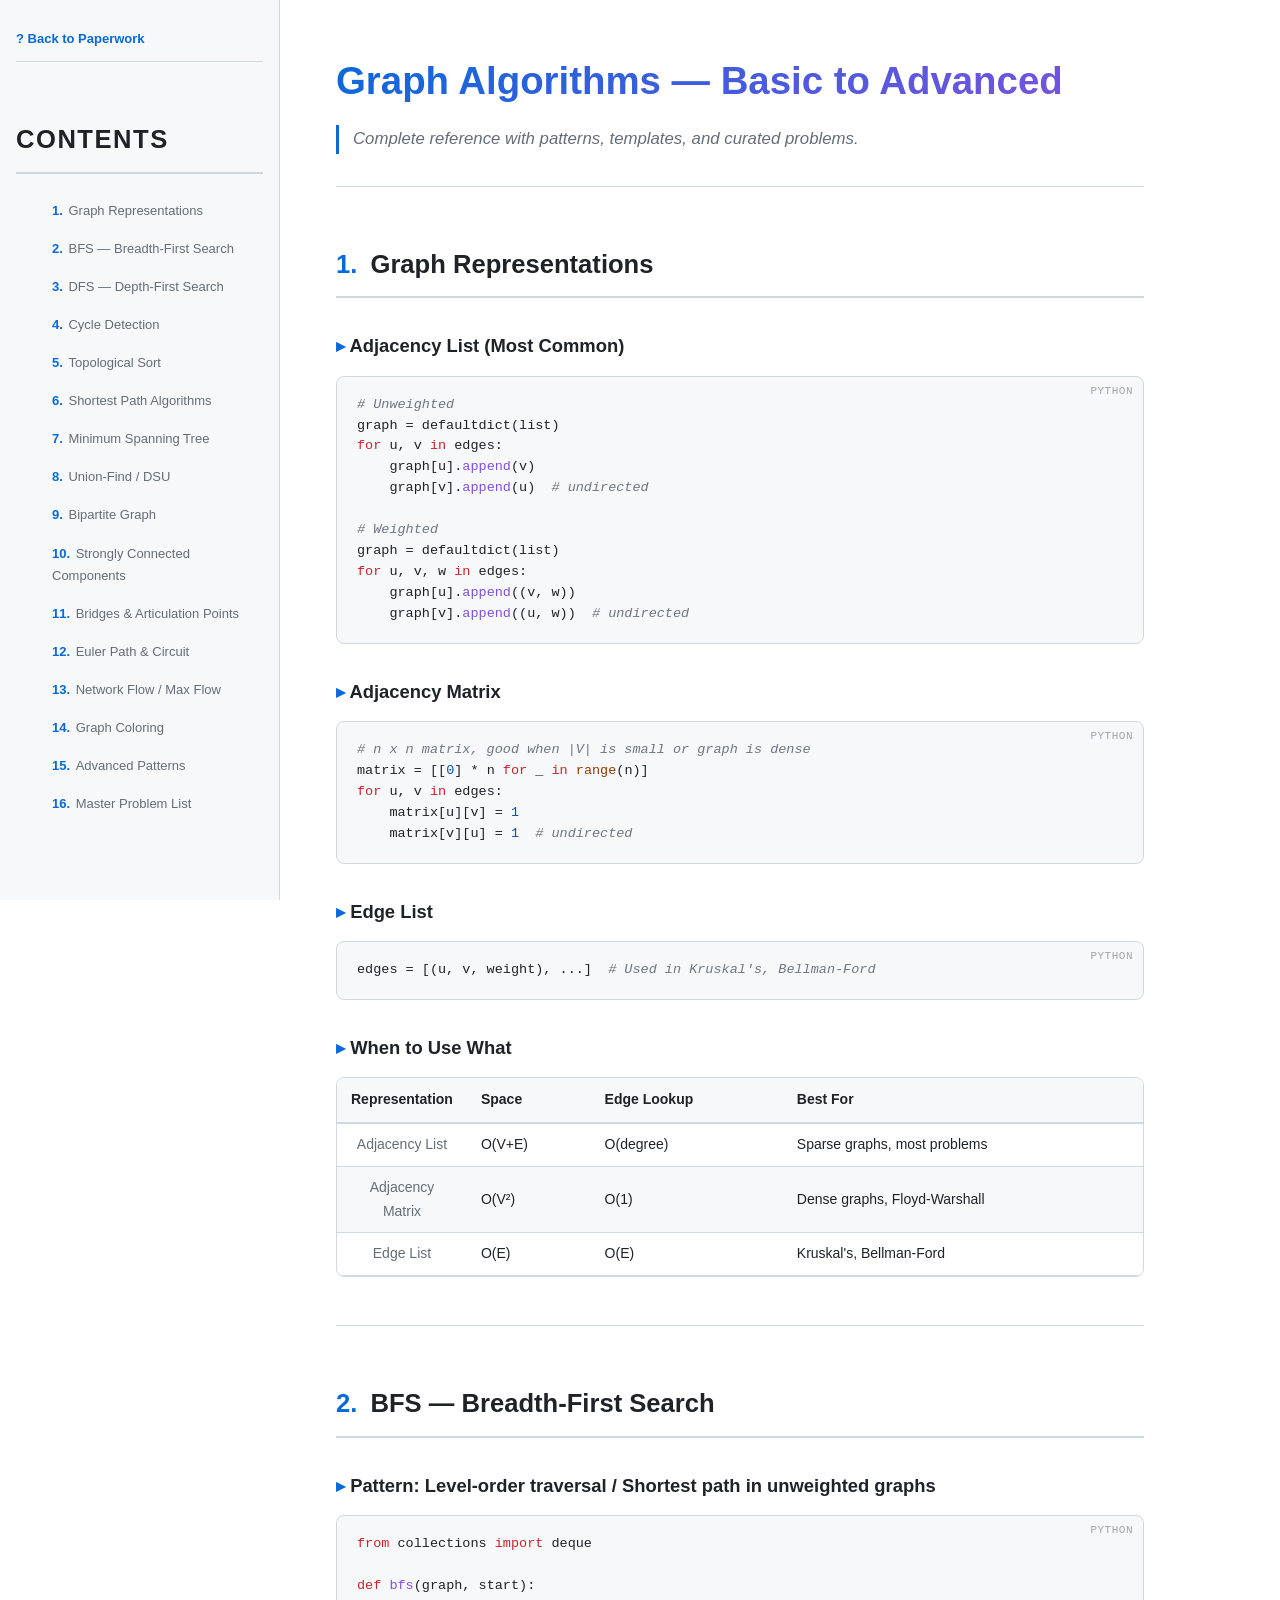
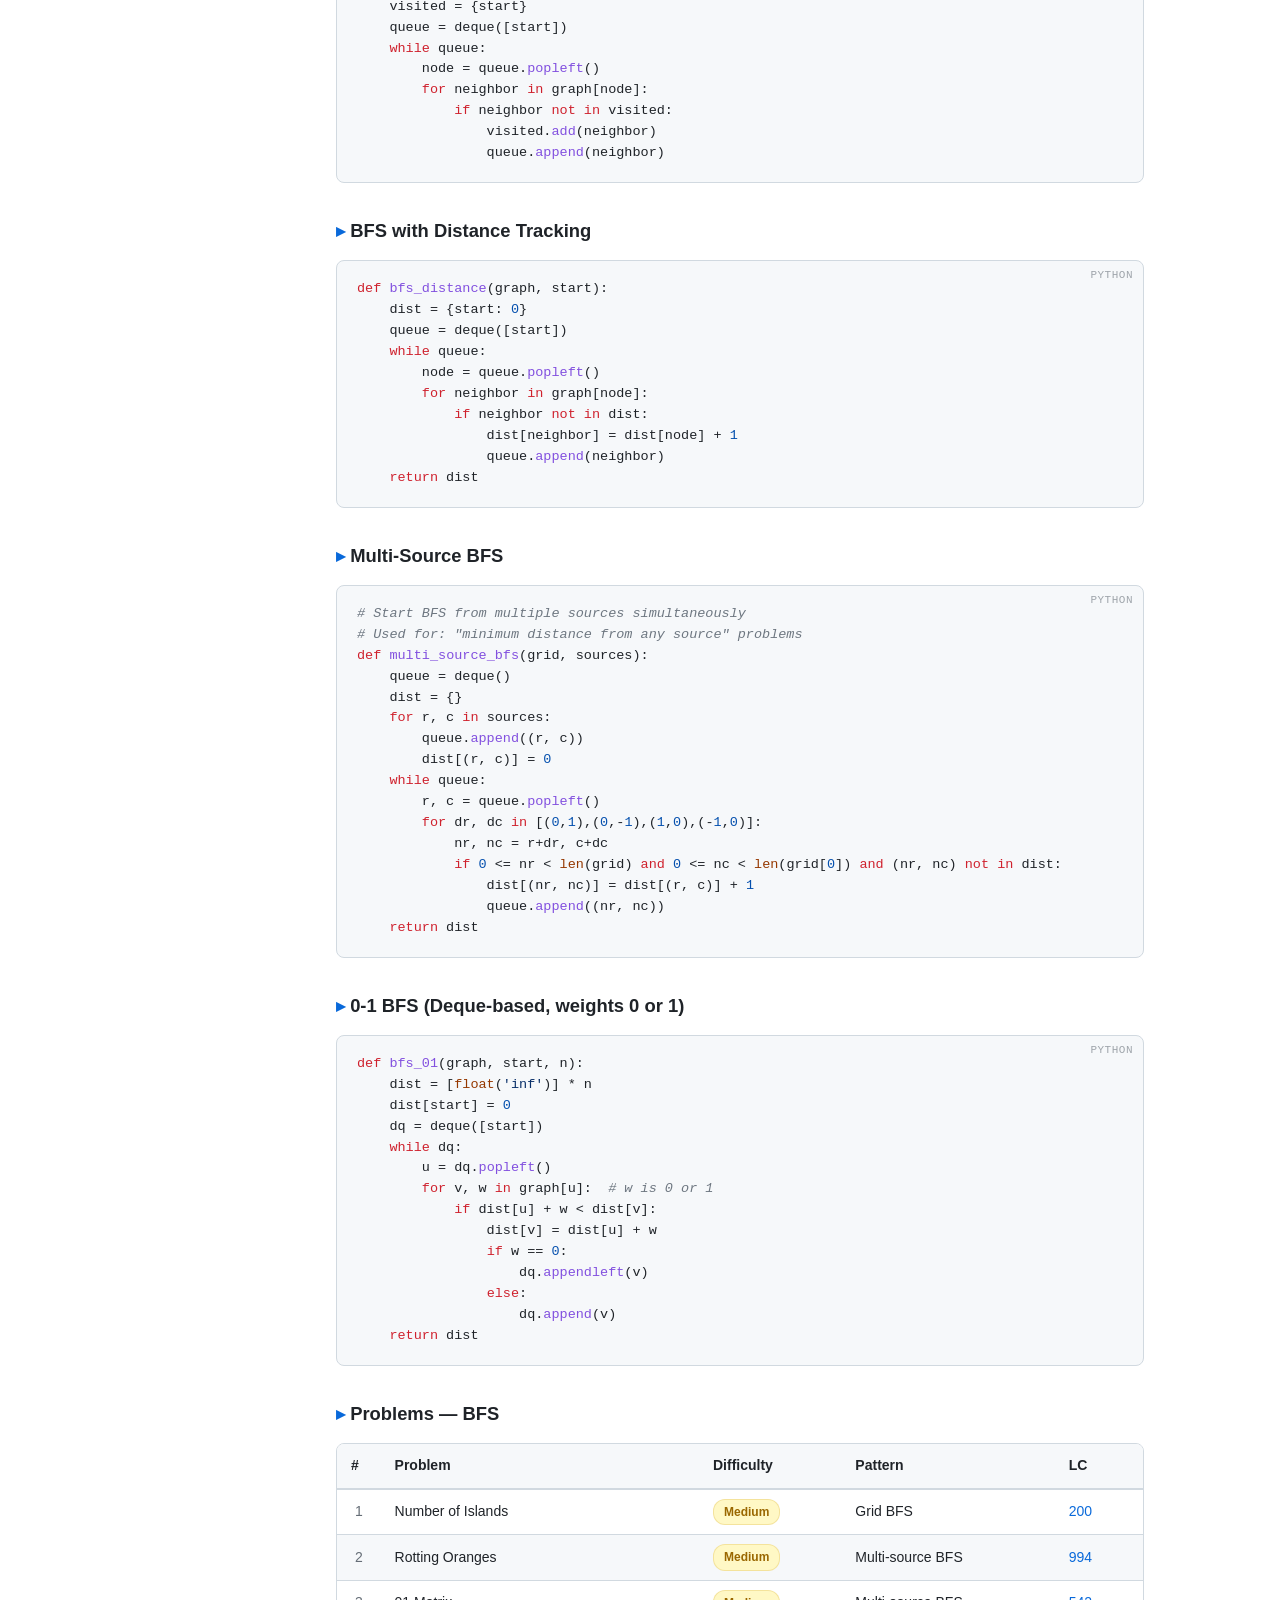
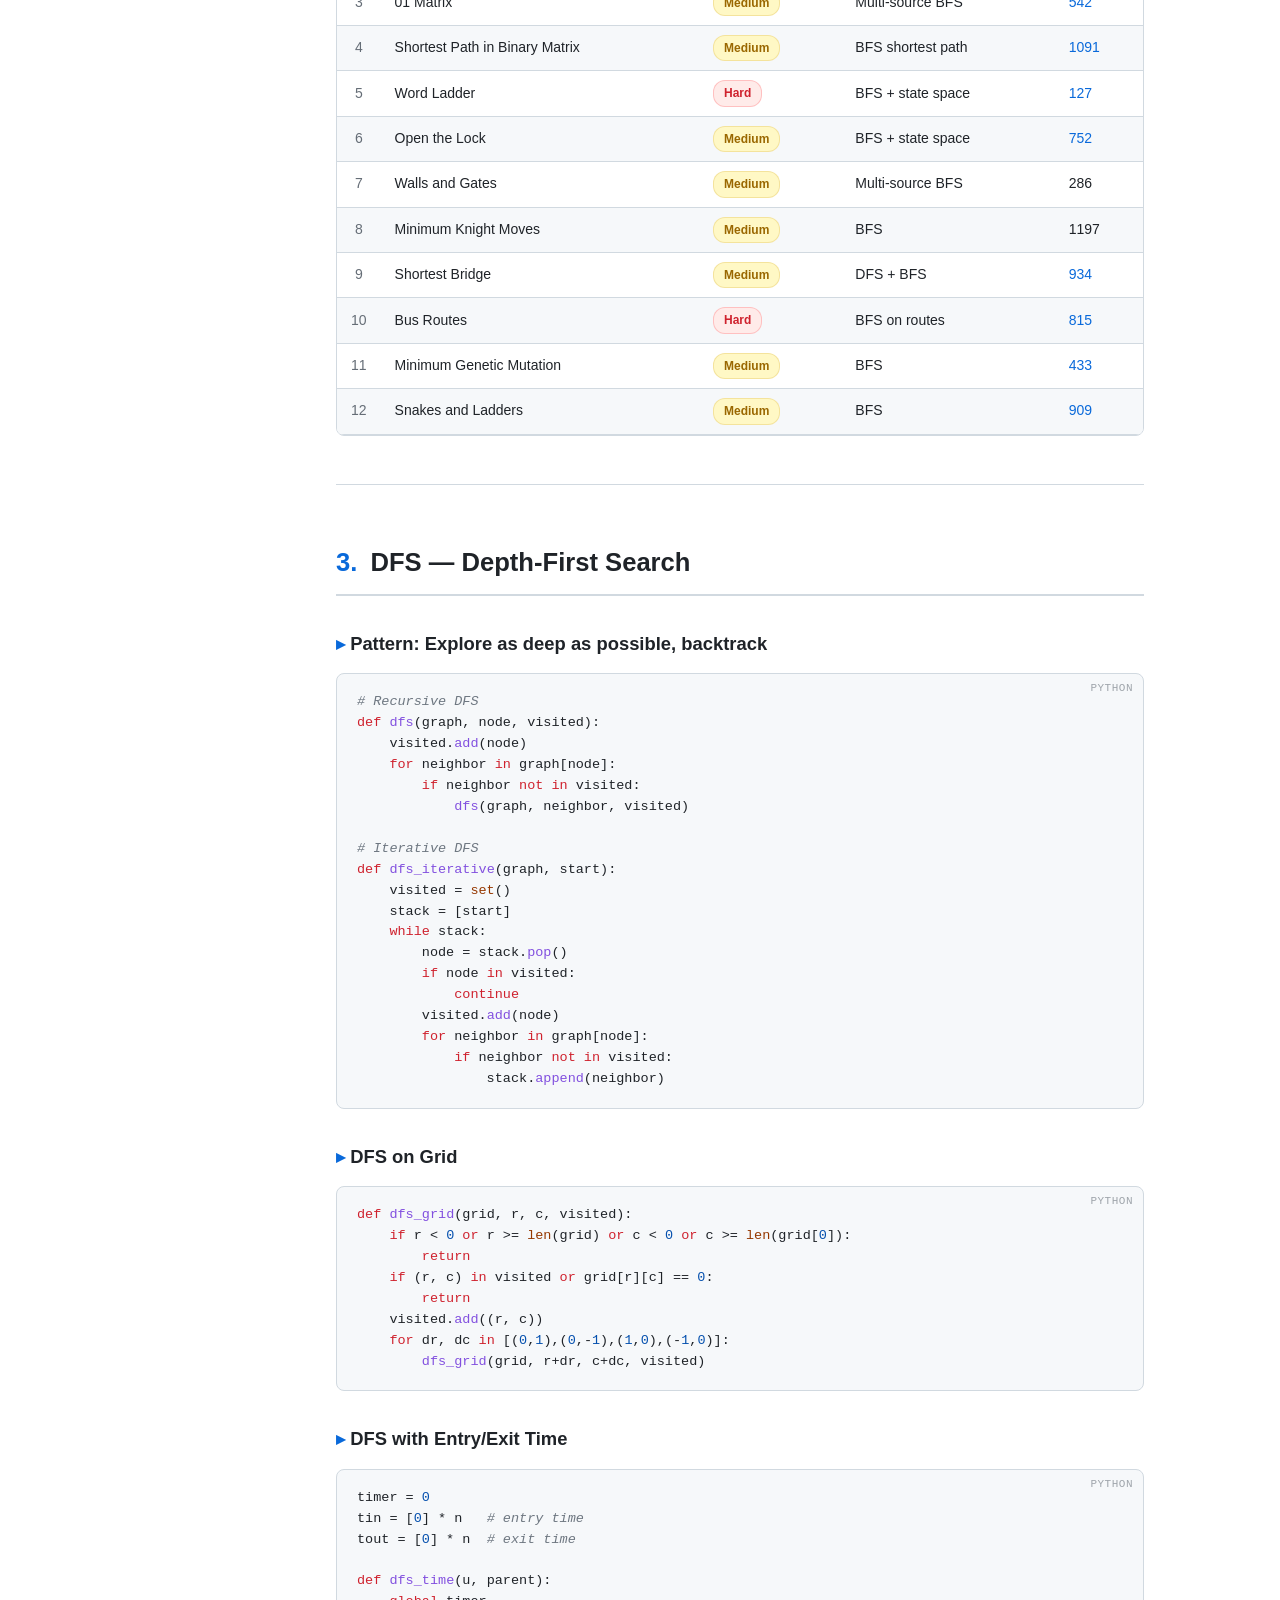
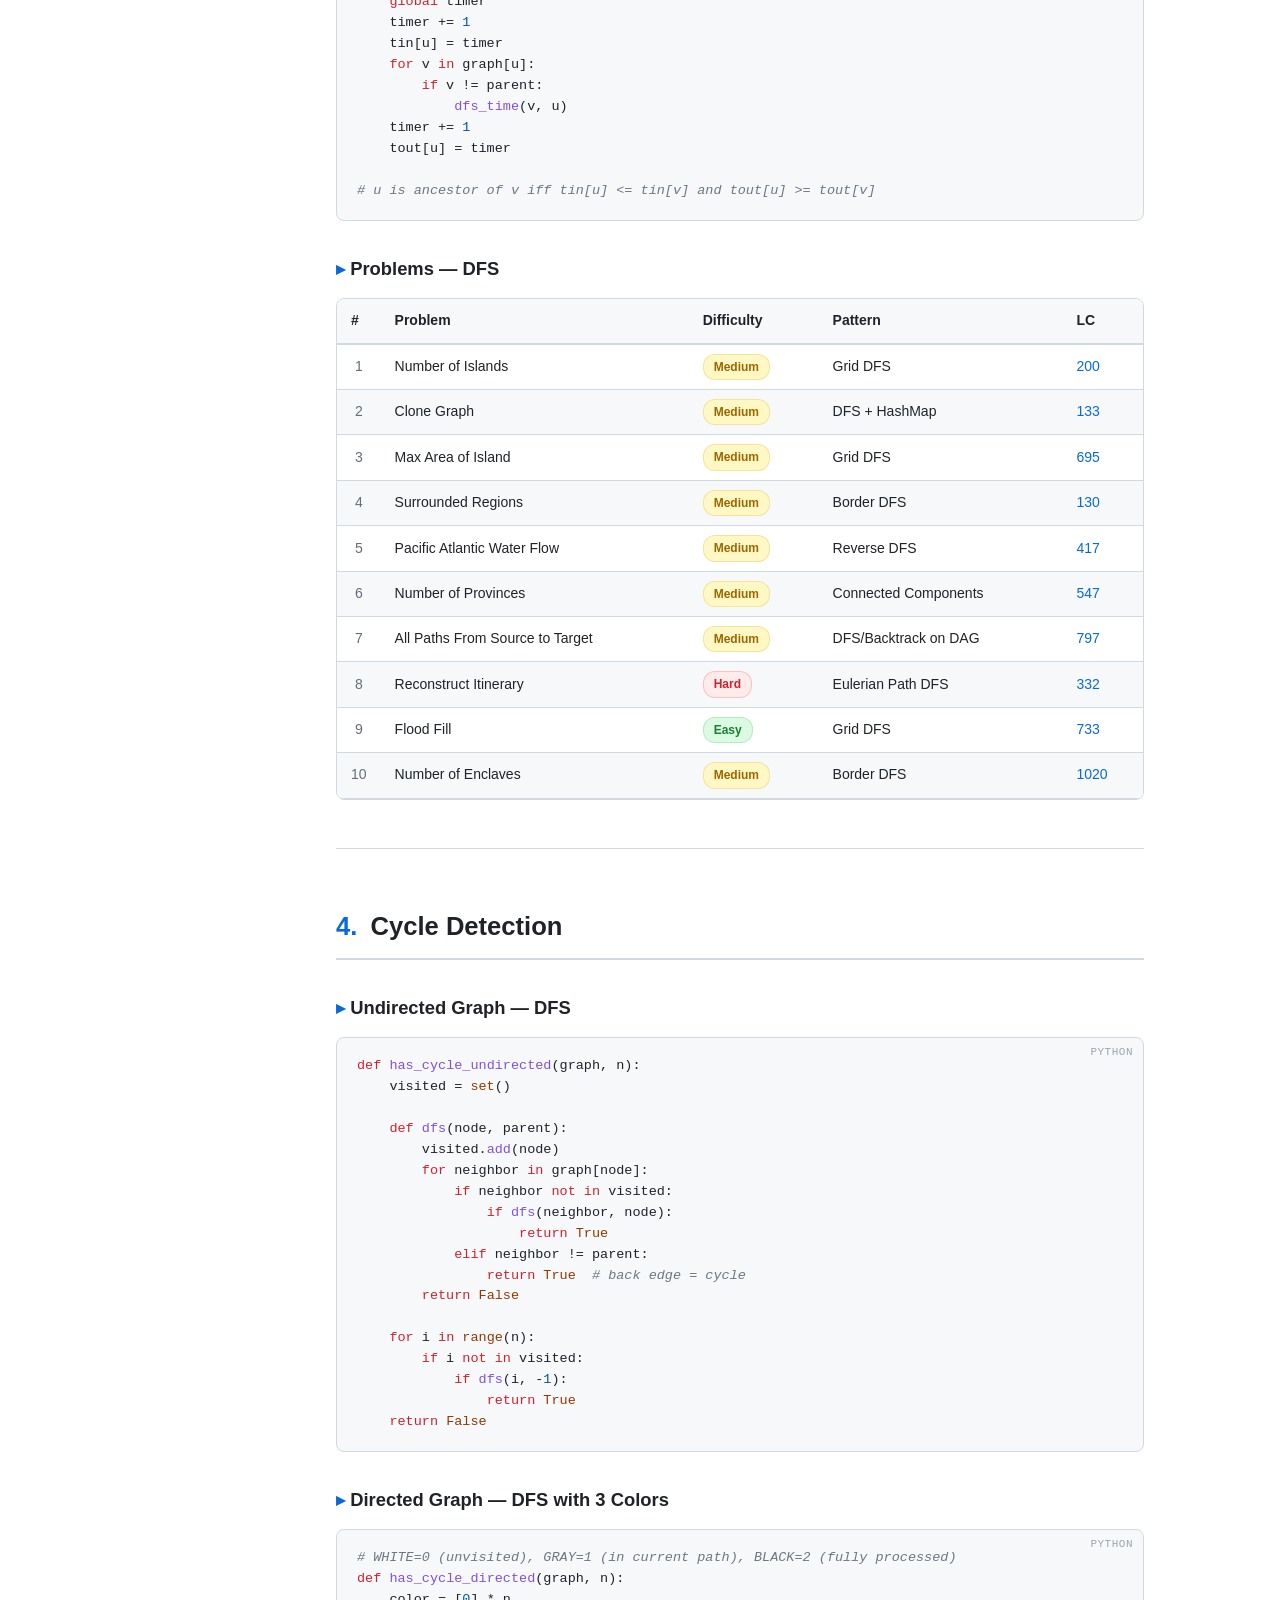
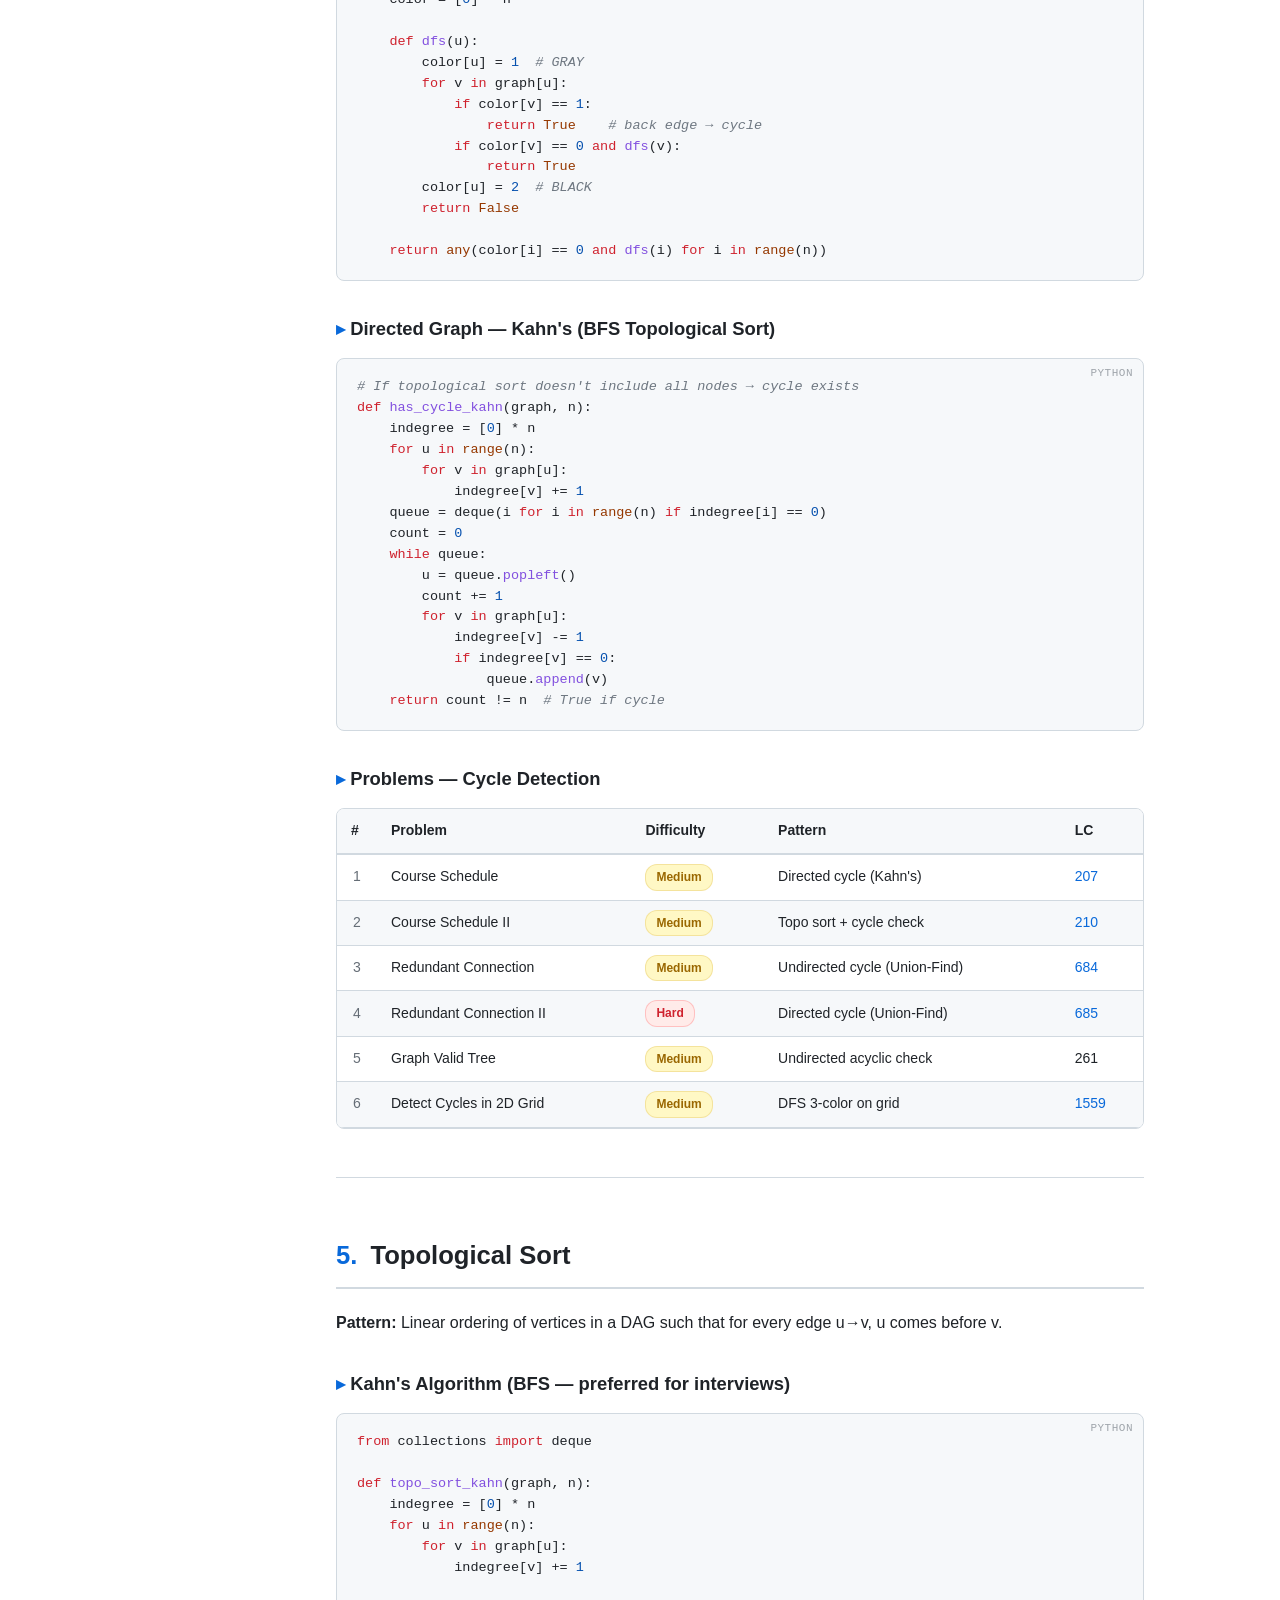
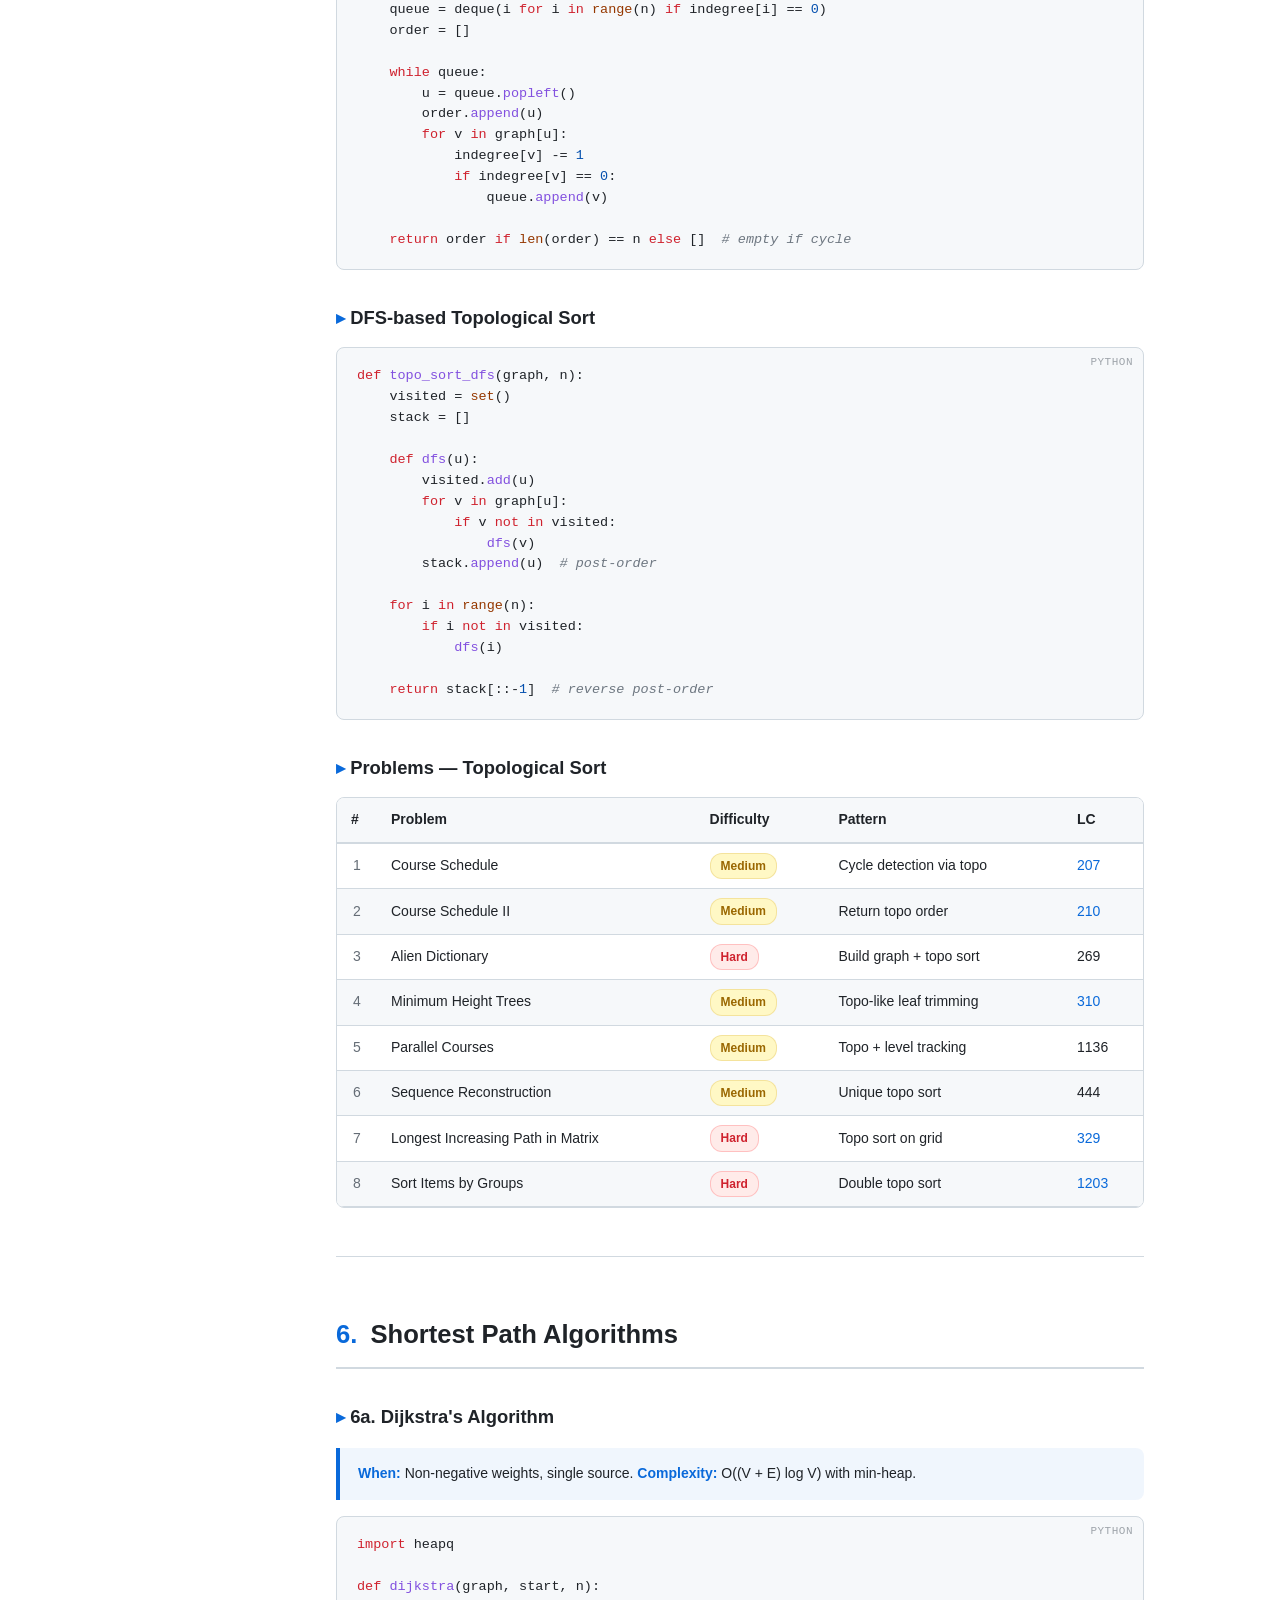
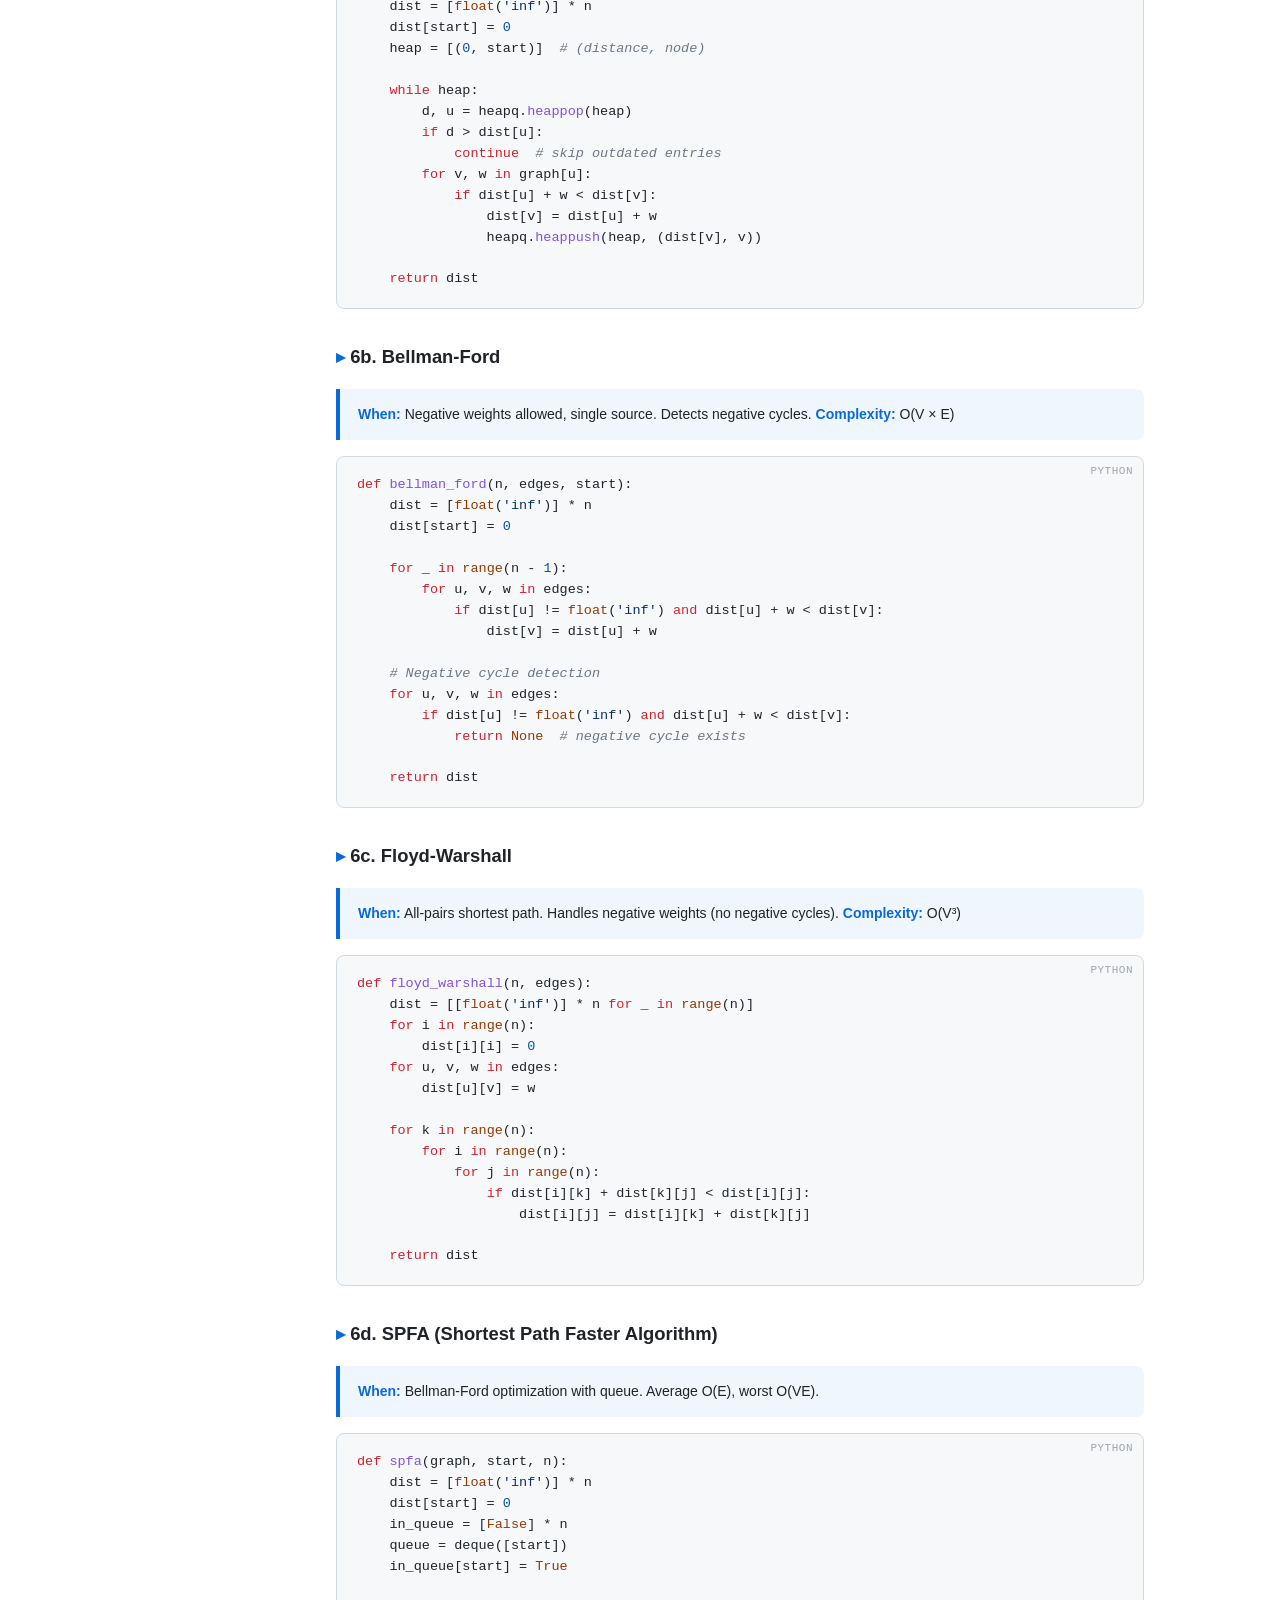
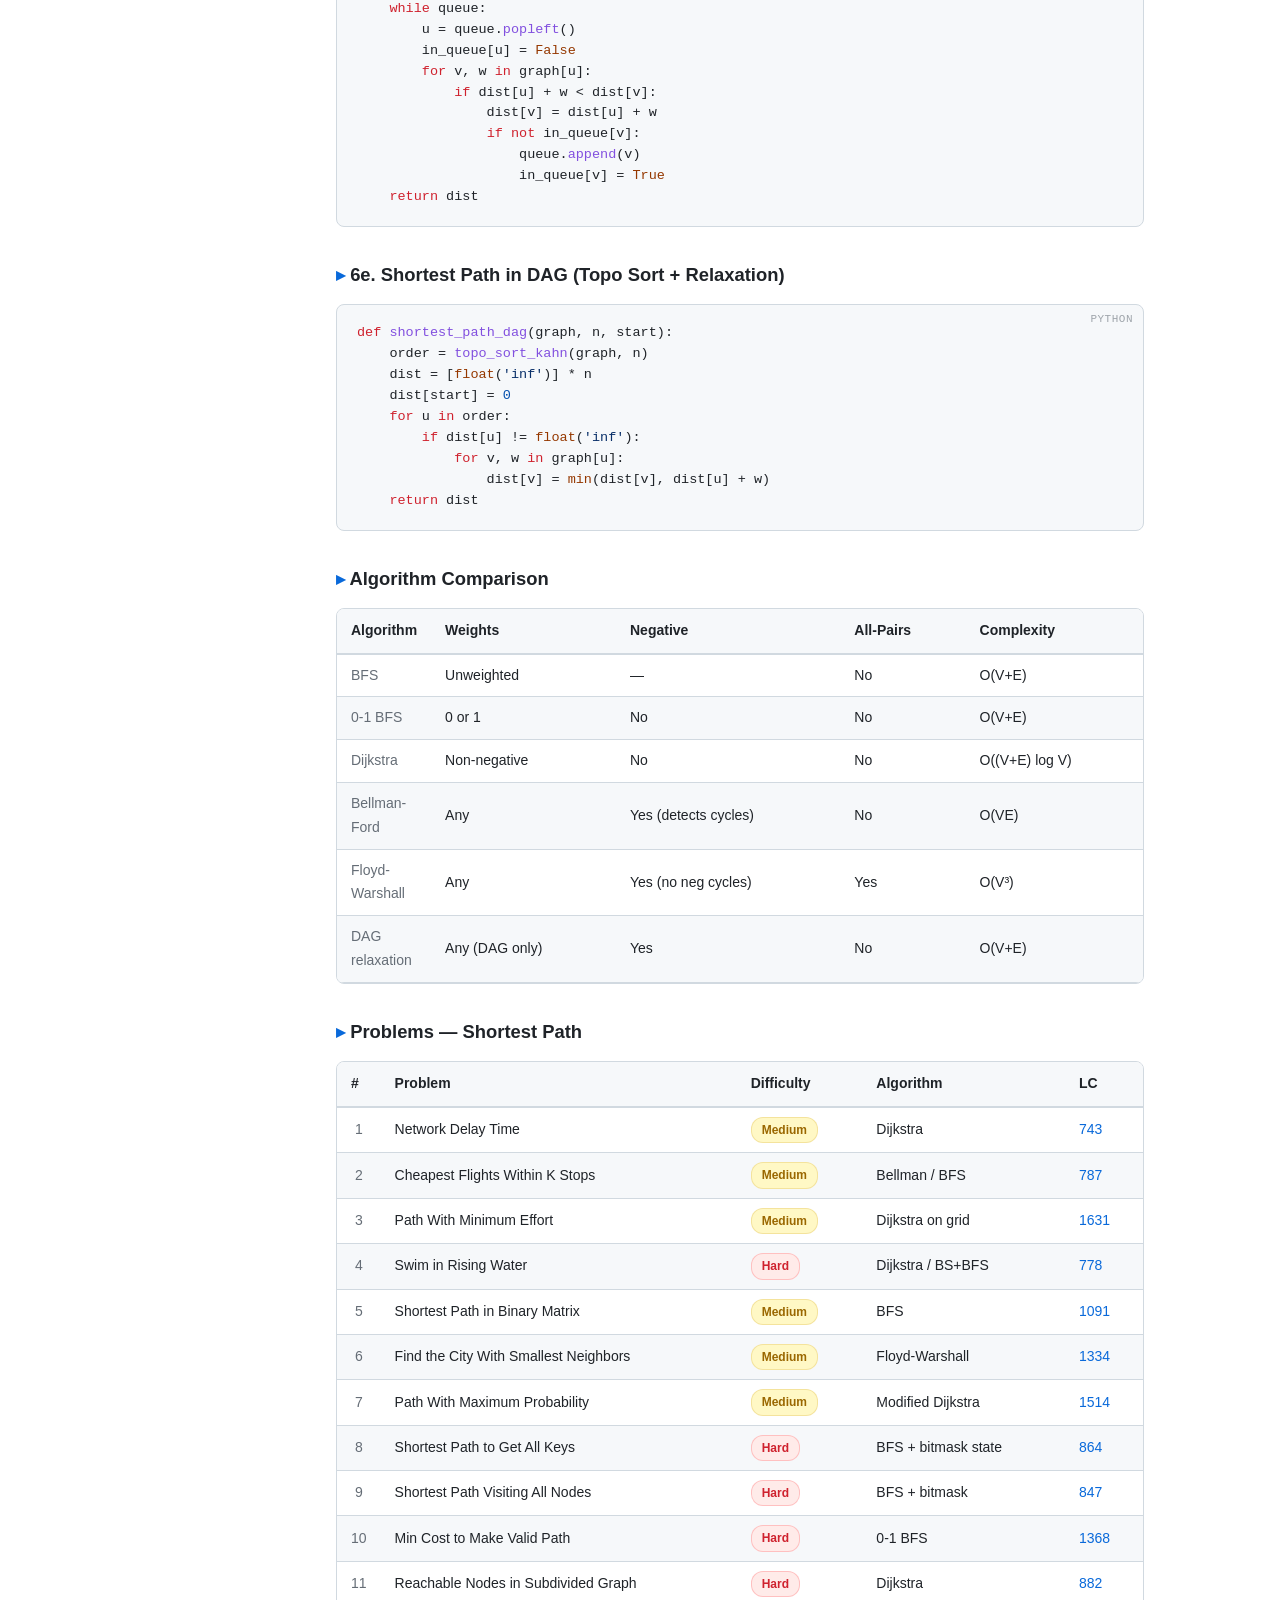
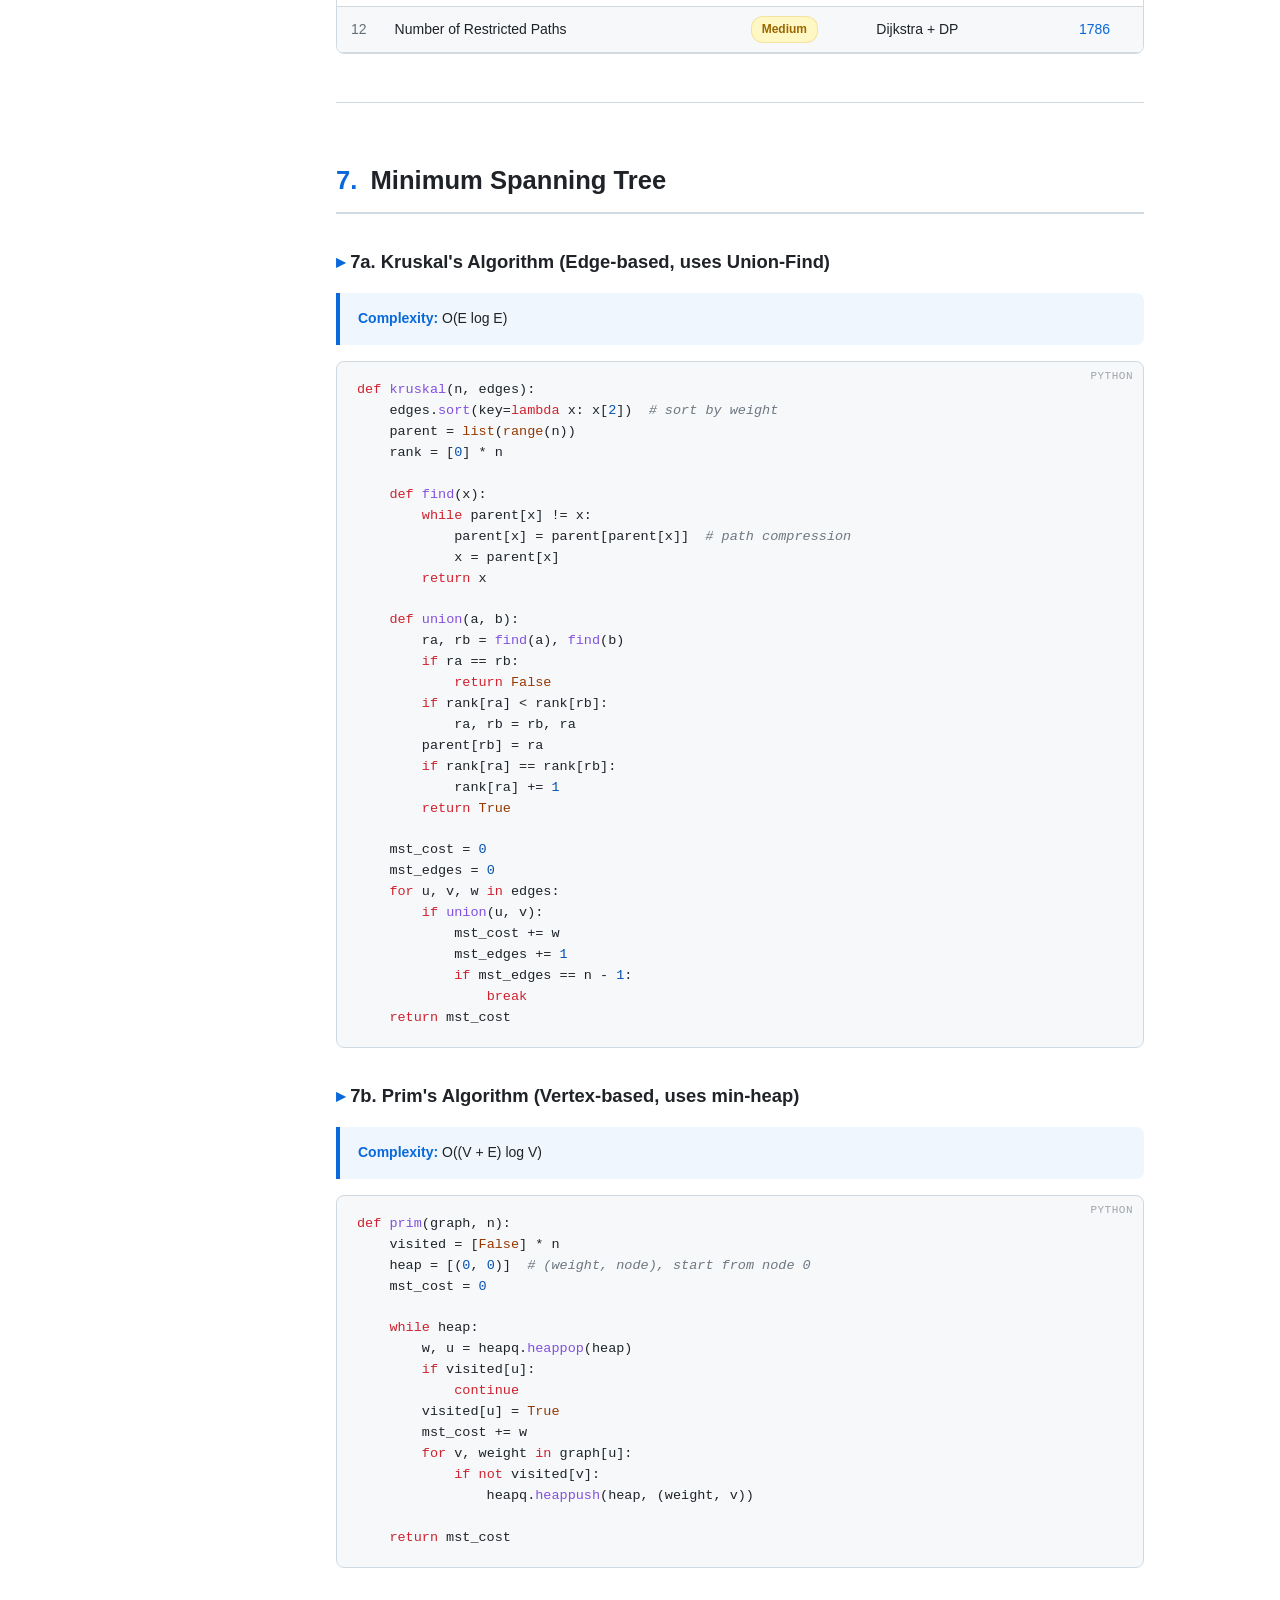
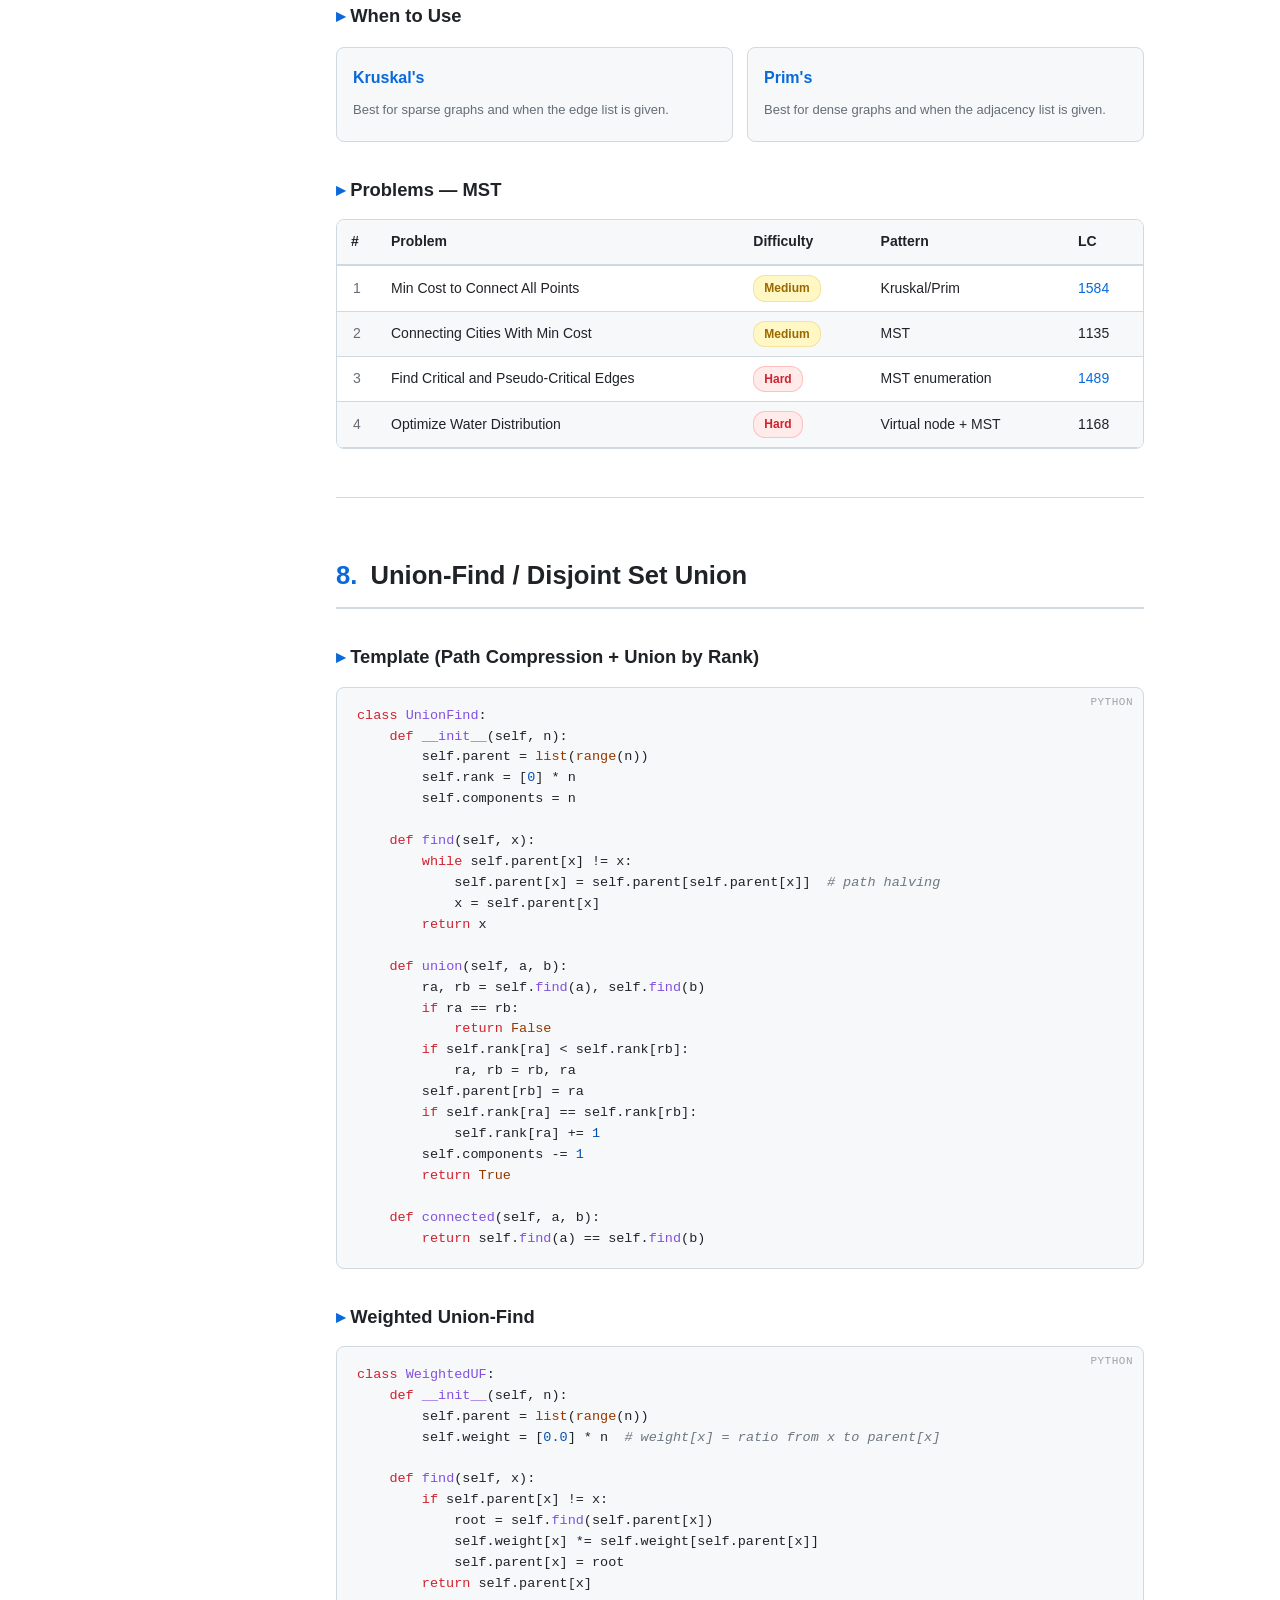
<file: web/GRAPHS_DSA.html>
<!DOCTYPE html>
<html lang="en">
<head>
<meta charset="UTF-8">
<meta name="viewport" content="width=device-width, initial-scale=1.0">
<title>Graph Algorithms — Basic to Advanced</title>
<link rel="stylesheet" href="styles.css">
</head>
<body class="layout-dsa accent-blue">
<div class="wrapper">

<!-- ── Sidebar ── -->
<nav class="sidebar">
  <div class="back-nav"><a href="index.html">? Back to Paperwork</a></div>
  <h2>Contents</h2>
  <ol>
    <li><a href="#s1">Graph Representations</a></li>
    <li><a href="#s2">BFS — Breadth-First Search</a></li>
    <li><a href="#s3">DFS — Depth-First Search</a></li>
    <li><a href="#s4">Cycle Detection</a></li>
    <li><a href="#s5">Topological Sort</a></li>
    <li><a href="#s6">Shortest Path Algorithms</a></li>
    <li><a href="#s7">Minimum Spanning Tree</a></li>
    <li><a href="#s8">Union-Find / DSU</a></li>
    <li><a href="#s9">Bipartite Graph</a></li>
    <li><a href="#s10">Strongly Connected Components</a></li>
    <li><a href="#s11">Bridges &amp; Articulation Points</a></li>
    <li><a href="#s12">Euler Path &amp; Circuit</a></li>
    <li><a href="#s13">Network Flow / Max Flow</a></li>
    <li><a href="#s14">Graph Coloring</a></li>
    <li><a href="#s15">Advanced Patterns</a></li>
    <li><a href="#s16">Master Problem List</a></li>
  </ol>
</nav>

<!-- ── Main Content ── -->
<main class="content">

<!-- Hero -->
<header class="hero">
  <h1>Graph Algorithms — Basic to Advanced</h1>
  <p class="subtitle">Complete reference with patterns, templates, and curated problems.</p>
</header>

<!-- ════════════════════════════════════════ -->
<!-- Section 1 -->
<!-- ════════════════════════════════════════ -->
<h2 id="s1"><span class="section-num">1.</span> Graph Representations</h2>

<h3>Adjacency List (Most Common)</h3>
<pre><span class="lang-tag">python</span><code><span class="cmt"># Unweighted</span>
graph = defaultdict(list)
<span class="kw">for</span> u, v <span class="kw">in</span> edges:
    graph[u].<span class="fn">append</span>(v)
    graph[v].<span class="fn">append</span>(u)  <span class="cmt"># undirected</span>

<span class="cmt"># Weighted</span>
graph = defaultdict(list)
<span class="kw">for</span> u, v, w <span class="kw">in</span> edges:
    graph[u].<span class="fn">append</span>((v, w))
    graph[v].<span class="fn">append</span>((u, w))  <span class="cmt"># undirected</span></code></pre>

<h3>Adjacency Matrix</h3>
<pre><span class="lang-tag">python</span><code><span class="cmt"># n x n matrix, good when |V| is small or graph is dense</span>
matrix = [[<span class="num">0</span>] * n <span class="kw">for</span> _ <span class="kw">in</span> <span class="bi">range</span>(n)]
<span class="kw">for</span> u, v <span class="kw">in</span> edges:
    matrix[u][v] = <span class="num">1</span>
    matrix[v][u] = <span class="num">1</span>  <span class="cmt"># undirected</span></code></pre>

<h3>Edge List</h3>
<pre><span class="lang-tag">python</span><code>edges = [(u, v, weight), ...]  <span class="cmt"># Used in Kruskal's, Bellman-Ford</span></code></pre>

<h3>When to Use What</h3>
<div class="table-wrap">
<table>
  <thead><tr><th>Representation</th><th>Space</th><th>Edge Lookup</th><th>Best For</th></tr></thead>
  <tbody>
    <tr><td>Adjacency List</td><td>O(V+E)</td><td>O(degree)</td><td>Sparse graphs, most problems</td></tr>
    <tr><td>Adjacency Matrix</td><td>O(V²)</td><td>O(1)</td><td>Dense graphs, Floyd-Warshall</td></tr>
    <tr><td>Edge List</td><td>O(E)</td><td>O(E)</td><td>Kruskal's, Bellman-Ford</td></tr>
  </tbody>
</table>
</div>

<hr>

<!-- ════════════════════════════════════════ -->
<!-- Section 2 -->
<!-- ════════════════════════════════════════ -->
<h2 id="s2"><span class="section-num">2.</span> BFS — Breadth-First Search</h2>

<h3>Pattern: Level-order traversal / Shortest path in unweighted graphs</h3>
<pre><span class="lang-tag">python</span><code><span class="kw">from</span> collections <span class="kw">import</span> deque

<span class="kw">def</span> <span class="fn">bfs</span>(graph, start):
    visited = {start}
    queue = deque([start])
    <span class="kw">while</span> queue:
        node = queue.<span class="fn">popleft</span>()
        <span class="kw">for</span> neighbor <span class="kw">in</span> graph[node]:
            <span class="kw">if</span> neighbor <span class="kw">not</span> <span class="kw">in</span> visited:
                visited.<span class="fn">add</span>(neighbor)
                queue.<span class="fn">append</span>(neighbor)</code></pre>

<h3>BFS with Distance Tracking</h3>
<pre><span class="lang-tag">python</span><code><span class="kw">def</span> <span class="fn">bfs_distance</span>(graph, start):
    dist = {start: <span class="num">0</span>}
    queue = deque([start])
    <span class="kw">while</span> queue:
        node = queue.<span class="fn">popleft</span>()
        <span class="kw">for</span> neighbor <span class="kw">in</span> graph[node]:
            <span class="kw">if</span> neighbor <span class="kw">not</span> <span class="kw">in</span> dist:
                dist[neighbor] = dist[node] + <span class="num">1</span>
                queue.<span class="fn">append</span>(neighbor)
    <span class="kw">return</span> dist</code></pre>

<h3>Multi-Source BFS</h3>
<pre><span class="lang-tag">python</span><code><span class="cmt"># Start BFS from multiple sources simultaneously</span>
<span class="cmt"># Used for: "minimum distance from any source" problems</span>
<span class="kw">def</span> <span class="fn">multi_source_bfs</span>(grid, sources):
    queue = deque()
    dist = {}
    <span class="kw">for</span> r, c <span class="kw">in</span> sources:
        queue.<span class="fn">append</span>((r, c))
        dist[(r, c)] = <span class="num">0</span>
    <span class="kw">while</span> queue:
        r, c = queue.<span class="fn">popleft</span>()
        <span class="kw">for</span> dr, dc <span class="kw">in</span> [(<span class="num">0</span>,<span class="num">1</span>),(<span class="num">0</span>,-<span class="num">1</span>),(<span class="num">1</span>,<span class="num">0</span>),(-<span class="num">1</span>,<span class="num">0</span>)]:
            nr, nc = r+dr, c+dc
            <span class="kw">if</span> <span class="num">0</span> &lt;= nr &lt; <span class="bi">len</span>(grid) <span class="kw">and</span> <span class="num">0</span> &lt;= nc &lt; <span class="bi">len</span>(grid[<span class="num">0</span>]) <span class="kw">and</span> (nr, nc) <span class="kw">not</span> <span class="kw">in</span> dist:
                dist[(nr, nc)] = dist[(r, c)] + <span class="num">1</span>
                queue.<span class="fn">append</span>((nr, nc))
    <span class="kw">return</span> dist</code></pre>

<h3>0-1 BFS (Deque-based, weights 0 or 1)</h3>
<pre><span class="lang-tag">python</span><code><span class="kw">def</span> <span class="fn">bfs_01</span>(graph, start, n):
    dist = [<span class="bi">float</span>(<span class="str">'inf'</span>)] * n
    dist[start] = <span class="num">0</span>
    dq = deque([start])
    <span class="kw">while</span> dq:
        u = dq.<span class="fn">popleft</span>()
        <span class="kw">for</span> v, w <span class="kw">in</span> graph[u]:  <span class="cmt"># w is 0 or 1</span>
            <span class="kw">if</span> dist[u] + w &lt; dist[v]:
                dist[v] = dist[u] + w
                <span class="kw">if</span> w == <span class="num">0</span>:
                    dq.<span class="fn">appendleft</span>(v)
                <span class="kw">else</span>:
                    dq.<span class="fn">append</span>(v)
    <span class="kw">return</span> dist</code></pre>

<h3>Problems — BFS</h3>
<div class="table-wrap">
<table>
  <thead><tr><th>#</th><th>Problem</th><th>Difficulty</th><th>Pattern</th><th>LC</th></tr></thead>
  <tbody>
    <tr><td>1</td><td>Number of Islands</td><td><span class="badge medium">Medium</span></td><td>Grid BFS</td><td><a class="lc-link" href="https://leetcode.com/problems/number-of-islands/">200</a></td></tr>
    <tr><td>2</td><td>Rotting Oranges</td><td><span class="badge medium">Medium</span></td><td>Multi-source BFS</td><td><a class="lc-link" href="https://leetcode.com/problems/rotting-oranges/">994</a></td></tr>
    <tr><td>3</td><td>01 Matrix</td><td><span class="badge medium">Medium</span></td><td>Multi-source BFS</td><td><a class="lc-link" href="https://leetcode.com/problems/01-matrix/">542</a></td></tr>
    <tr><td>4</td><td>Shortest Path in Binary Matrix</td><td><span class="badge medium">Medium</span></td><td>BFS shortest path</td><td><a class="lc-link" href="https://leetcode.com/problems/shortest-path-in-binary-matrix/">1091</a></td></tr>
    <tr><td>5</td><td>Word Ladder</td><td><span class="badge hard">Hard</span></td><td>BFS + state space</td><td><a class="lc-link" href="https://leetcode.com/problems/word-ladder/">127</a></td></tr>
    <tr><td>6</td><td>Open the Lock</td><td><span class="badge medium">Medium</span></td><td>BFS + state space</td><td><a class="lc-link" href="https://leetcode.com/problems/open-the-lock/">752</a></td></tr>
    <tr><td>7</td><td>Walls and Gates</td><td><span class="badge medium">Medium</span></td><td>Multi-source BFS</td><td>286</td></tr>
    <tr><td>8</td><td>Minimum Knight Moves</td><td><span class="badge medium">Medium</span></td><td>BFS</td><td>1197</td></tr>
    <tr><td>9</td><td>Shortest Bridge</td><td><span class="badge medium">Medium</span></td><td>DFS + BFS</td><td><a class="lc-link" href="https://leetcode.com/problems/shortest-bridge/">934</a></td></tr>
    <tr><td>10</td><td>Bus Routes</td><td><span class="badge hard">Hard</span></td><td>BFS on routes</td><td><a class="lc-link" href="https://leetcode.com/problems/bus-routes/">815</a></td></tr>
    <tr><td>11</td><td>Minimum Genetic Mutation</td><td><span class="badge medium">Medium</span></td><td>BFS</td><td><a class="lc-link" href="https://leetcode.com/problems/minimum-genetic-mutation/">433</a></td></tr>
    <tr><td>12</td><td>Snakes and Ladders</td><td><span class="badge medium">Medium</span></td><td>BFS</td><td><a class="lc-link" href="https://leetcode.com/problems/snakes-and-ladders/">909</a></td></tr>
  </tbody>
</table>
</div>

<hr>

<!-- ════════════════════════════════════════ -->
<!-- Section 3 -->
<!-- ════════════════════════════════════════ -->
<h2 id="s3"><span class="section-num">3.</span> DFS — Depth-First Search</h2>

<h3>Pattern: Explore as deep as possible, backtrack</h3>
<pre><span class="lang-tag">python</span><code><span class="cmt"># Recursive DFS</span>
<span class="kw">def</span> <span class="fn">dfs</span>(graph, node, visited):
    visited.<span class="fn">add</span>(node)
    <span class="kw">for</span> neighbor <span class="kw">in</span> graph[node]:
        <span class="kw">if</span> neighbor <span class="kw">not</span> <span class="kw">in</span> visited:
            <span class="fn">dfs</span>(graph, neighbor, visited)

<span class="cmt"># Iterative DFS</span>
<span class="kw">def</span> <span class="fn">dfs_iterative</span>(graph, start):
    visited = <span class="bi">set</span>()
    stack = [start]
    <span class="kw">while</span> stack:
        node = stack.<span class="fn">pop</span>()
        <span class="kw">if</span> node <span class="kw">in</span> visited:
            <span class="kw">continue</span>
        visited.<span class="fn">add</span>(node)
        <span class="kw">for</span> neighbor <span class="kw">in</span> graph[node]:
            <span class="kw">if</span> neighbor <span class="kw">not</span> <span class="kw">in</span> visited:
                stack.<span class="fn">append</span>(neighbor)</code></pre>

<h3>DFS on Grid</h3>
<pre><span class="lang-tag">python</span><code><span class="kw">def</span> <span class="fn">dfs_grid</span>(grid, r, c, visited):
    <span class="kw">if</span> r &lt; <span class="num">0</span> <span class="kw">or</span> r &gt;= <span class="bi">len</span>(grid) <span class="kw">or</span> c &lt; <span class="num">0</span> <span class="kw">or</span> c &gt;= <span class="bi">len</span>(grid[<span class="num">0</span>]):
        <span class="kw">return</span>
    <span class="kw">if</span> (r, c) <span class="kw">in</span> visited <span class="kw">or</span> grid[r][c] == <span class="num">0</span>:
        <span class="kw">return</span>
    visited.<span class="fn">add</span>((r, c))
    <span class="kw">for</span> dr, dc <span class="kw">in</span> [(<span class="num">0</span>,<span class="num">1</span>),(<span class="num">0</span>,-<span class="num">1</span>),(<span class="num">1</span>,<span class="num">0</span>),(-<span class="num">1</span>,<span class="num">0</span>)]:
        <span class="fn">dfs_grid</span>(grid, r+dr, c+dc, visited)</code></pre>

<h3>DFS with Entry/Exit Time</h3>
<pre><span class="lang-tag">python</span><code>timer = <span class="num">0</span>
tin = [<span class="num">0</span>] * n   <span class="cmt"># entry time</span>
tout = [<span class="num">0</span>] * n  <span class="cmt"># exit time</span>

<span class="kw">def</span> <span class="fn">dfs_time</span>(u, parent):
    <span class="kw">global</span> timer
    timer += <span class="num">1</span>
    tin[u] = timer
    <span class="kw">for</span> v <span class="kw">in</span> graph[u]:
        <span class="kw">if</span> v != parent:
            <span class="fn">dfs_time</span>(v, u)
    timer += <span class="num">1</span>
    tout[u] = timer

<span class="cmt"># u is ancestor of v iff tin[u] &lt;= tin[v] and tout[u] &gt;= tout[v]</span></code></pre>

<h3>Problems — DFS</h3>
<div class="table-wrap">
<table>
  <thead><tr><th>#</th><th>Problem</th><th>Difficulty</th><th>Pattern</th><th>LC</th></tr></thead>
  <tbody>
    <tr><td>1</td><td>Number of Islands</td><td><span class="badge medium">Medium</span></td><td>Grid DFS</td><td><a class="lc-link" href="https://leetcode.com/problems/number-of-islands/">200</a></td></tr>
    <tr><td>2</td><td>Clone Graph</td><td><span class="badge medium">Medium</span></td><td>DFS + HashMap</td><td><a class="lc-link" href="https://leetcode.com/problems/clone-graph/">133</a></td></tr>
    <tr><td>3</td><td>Max Area of Island</td><td><span class="badge medium">Medium</span></td><td>Grid DFS</td><td><a class="lc-link" href="https://leetcode.com/problems/max-area-of-island/">695</a></td></tr>
    <tr><td>4</td><td>Surrounded Regions</td><td><span class="badge medium">Medium</span></td><td>Border DFS</td><td><a class="lc-link" href="https://leetcode.com/problems/surrounded-regions/">130</a></td></tr>
    <tr><td>5</td><td>Pacific Atlantic Water Flow</td><td><span class="badge medium">Medium</span></td><td>Reverse DFS</td><td><a class="lc-link" href="https://leetcode.com/problems/pacific-atlantic-water-flow/">417</a></td></tr>
    <tr><td>6</td><td>Number of Provinces</td><td><span class="badge medium">Medium</span></td><td>Connected Components</td><td><a class="lc-link" href="https://leetcode.com/problems/number-of-provinces/">547</a></td></tr>
    <tr><td>7</td><td>All Paths From Source to Target</td><td><span class="badge medium">Medium</span></td><td>DFS/Backtrack on DAG</td><td><a class="lc-link" href="https://leetcode.com/problems/all-paths-from-source-to-target/">797</a></td></tr>
    <tr><td>8</td><td>Reconstruct Itinerary</td><td><span class="badge hard">Hard</span></td><td>Eulerian Path DFS</td><td><a class="lc-link" href="https://leetcode.com/problems/reconstruct-itinerary/">332</a></td></tr>
    <tr><td>9</td><td>Flood Fill</td><td><span class="badge easy">Easy</span></td><td>Grid DFS</td><td><a class="lc-link" href="https://leetcode.com/problems/flood-fill/">733</a></td></tr>
    <tr><td>10</td><td>Number of Enclaves</td><td><span class="badge medium">Medium</span></td><td>Border DFS</td><td><a class="lc-link" href="https://leetcode.com/problems/number-of-enclaves/">1020</a></td></tr>
  </tbody>
</table>
</div>

<hr>

<!-- ════════════════════════════════════════ -->
<!-- Section 4 -->
<!-- ════════════════════════════════════════ -->
<h2 id="s4"><span class="section-num">4.</span> Cycle Detection</h2>

<h3>Undirected Graph — DFS</h3>
<pre><span class="lang-tag">python</span><code><span class="kw">def</span> <span class="fn">has_cycle_undirected</span>(graph, n):
    visited = <span class="bi">set</span>()

    <span class="kw">def</span> <span class="fn">dfs</span>(node, parent):
        visited.<span class="fn">add</span>(node)
        <span class="kw">for</span> neighbor <span class="kw">in</span> graph[node]:
            <span class="kw">if</span> neighbor <span class="kw">not</span> <span class="kw">in</span> visited:
                <span class="kw">if</span> <span class="fn">dfs</span>(neighbor, node):
                    <span class="kw">return</span> <span class="bi">True</span>
            <span class="kw">elif</span> neighbor != parent:
                <span class="kw">return</span> <span class="bi">True</span>  <span class="cmt"># back edge = cycle</span>
        <span class="kw">return</span> <span class="bi">False</span>

    <span class="kw">for</span> i <span class="kw">in</span> <span class="bi">range</span>(n):
        <span class="kw">if</span> i <span class="kw">not</span> <span class="kw">in</span> visited:
            <span class="kw">if</span> <span class="fn">dfs</span>(i, -<span class="num">1</span>):
                <span class="kw">return</span> <span class="bi">True</span>
    <span class="kw">return</span> <span class="bi">False</span></code></pre>

<h3>Directed Graph — DFS with 3 Colors</h3>
<pre><span class="lang-tag">python</span><code><span class="cmt"># WHITE=0 (unvisited), GRAY=1 (in current path), BLACK=2 (fully processed)</span>
<span class="kw">def</span> <span class="fn">has_cycle_directed</span>(graph, n):
    color = [<span class="num">0</span>] * n

    <span class="kw">def</span> <span class="fn">dfs</span>(u):
        color[u] = <span class="num">1</span>  <span class="cmt"># GRAY</span>
        <span class="kw">for</span> v <span class="kw">in</span> graph[u]:
            <span class="kw">if</span> color[v] == <span class="num">1</span>:
                <span class="kw">return</span> <span class="bi">True</span>    <span class="cmt"># back edge → cycle</span>
            <span class="kw">if</span> color[v] == <span class="num">0</span> <span class="kw">and</span> <span class="fn">dfs</span>(v):
                <span class="kw">return</span> <span class="bi">True</span>
        color[u] = <span class="num">2</span>  <span class="cmt"># BLACK</span>
        <span class="kw">return</span> <span class="bi">False</span>

    <span class="kw">return</span> <span class="bi">any</span>(color[i] == <span class="num">0</span> <span class="kw">and</span> <span class="fn">dfs</span>(i) <span class="kw">for</span> i <span class="kw">in</span> <span class="bi">range</span>(n))</code></pre>

<h3>Directed Graph — Kahn's (BFS Topological Sort)</h3>
<pre><span class="lang-tag">python</span><code><span class="cmt"># If topological sort doesn't include all nodes → cycle exists</span>
<span class="kw">def</span> <span class="fn">has_cycle_kahn</span>(graph, n):
    indegree = [<span class="num">0</span>] * n
    <span class="kw">for</span> u <span class="kw">in</span> <span class="bi">range</span>(n):
        <span class="kw">for</span> v <span class="kw">in</span> graph[u]:
            indegree[v] += <span class="num">1</span>
    queue = deque(i <span class="kw">for</span> i <span class="kw">in</span> <span class="bi">range</span>(n) <span class="kw">if</span> indegree[i] == <span class="num">0</span>)
    count = <span class="num">0</span>
    <span class="kw">while</span> queue:
        u = queue.<span class="fn">popleft</span>()
        count += <span class="num">1</span>
        <span class="kw">for</span> v <span class="kw">in</span> graph[u]:
            indegree[v] -= <span class="num">1</span>
            <span class="kw">if</span> indegree[v] == <span class="num">0</span>:
                queue.<span class="fn">append</span>(v)
    <span class="kw">return</span> count != n  <span class="cmt"># True if cycle</span></code></pre>

<h3>Problems — Cycle Detection</h3>
<div class="table-wrap">
<table>
  <thead><tr><th>#</th><th>Problem</th><th>Difficulty</th><th>Pattern</th><th>LC</th></tr></thead>
  <tbody>
    <tr><td>1</td><td>Course Schedule</td><td><span class="badge medium">Medium</span></td><td>Directed cycle (Kahn's)</td><td><a class="lc-link" href="https://leetcode.com/problems/course-schedule/">207</a></td></tr>
    <tr><td>2</td><td>Course Schedule II</td><td><span class="badge medium">Medium</span></td><td>Topo sort + cycle check</td><td><a class="lc-link" href="https://leetcode.com/problems/course-schedule-ii/">210</a></td></tr>
    <tr><td>3</td><td>Redundant Connection</td><td><span class="badge medium">Medium</span></td><td>Undirected cycle (Union-Find)</td><td><a class="lc-link" href="https://leetcode.com/problems/redundant-connection/">684</a></td></tr>
    <tr><td>4</td><td>Redundant Connection II</td><td><span class="badge hard">Hard</span></td><td>Directed cycle (Union-Find)</td><td><a class="lc-link" href="https://leetcode.com/problems/redundant-connection-ii/">685</a></td></tr>
    <tr><td>5</td><td>Graph Valid Tree</td><td><span class="badge medium">Medium</span></td><td>Undirected acyclic check</td><td>261</td></tr>
    <tr><td>6</td><td>Detect Cycles in 2D Grid</td><td><span class="badge medium">Medium</span></td><td>DFS 3-color on grid</td><td><a class="lc-link" href="https://leetcode.com/problems/detect-cycles-in-2d-grid/">1559</a></td></tr>
  </tbody>
</table>
</div>

<hr>

<!-- ════════════════════════════════════════ -->
<!-- Section 5 -->
<!-- ════════════════════════════════════════ -->
<h2 id="s5"><span class="section-num">5.</span> Topological Sort</h2>

<p><strong>Pattern:</strong> Linear ordering of vertices in a DAG such that for every edge u→v, u comes before v.</p>

<h3>Kahn's Algorithm (BFS — preferred for interviews)</h3>
<pre><span class="lang-tag">python</span><code><span class="kw">from</span> collections <span class="kw">import</span> deque

<span class="kw">def</span> <span class="fn">topo_sort_kahn</span>(graph, n):
    indegree = [<span class="num">0</span>] * n
    <span class="kw">for</span> u <span class="kw">in</span> <span class="bi">range</span>(n):
        <span class="kw">for</span> v <span class="kw">in</span> graph[u]:
            indegree[v] += <span class="num">1</span>

    queue = deque(i <span class="kw">for</span> i <span class="kw">in</span> <span class="bi">range</span>(n) <span class="kw">if</span> indegree[i] == <span class="num">0</span>)
    order = []

    <span class="kw">while</span> queue:
        u = queue.<span class="fn">popleft</span>()
        order.<span class="fn">append</span>(u)
        <span class="kw">for</span> v <span class="kw">in</span> graph[u]:
            indegree[v] -= <span class="num">1</span>
            <span class="kw">if</span> indegree[v] == <span class="num">0</span>:
                queue.<span class="fn">append</span>(v)

    <span class="kw">return</span> order <span class="kw">if</span> <span class="bi">len</span>(order) == n <span class="kw">else</span> []  <span class="cmt"># empty if cycle</span></code></pre>

<h3>DFS-based Topological Sort</h3>
<pre><span class="lang-tag">python</span><code><span class="kw">def</span> <span class="fn">topo_sort_dfs</span>(graph, n):
    visited = <span class="bi">set</span>()
    stack = []

    <span class="kw">def</span> <span class="fn">dfs</span>(u):
        visited.<span class="fn">add</span>(u)
        <span class="kw">for</span> v <span class="kw">in</span> graph[u]:
            <span class="kw">if</span> v <span class="kw">not</span> <span class="kw">in</span> visited:
                <span class="fn">dfs</span>(v)
        stack.<span class="fn">append</span>(u)  <span class="cmt"># post-order</span>

    <span class="kw">for</span> i <span class="kw">in</span> <span class="bi">range</span>(n):
        <span class="kw">if</span> i <span class="kw">not</span> <span class="kw">in</span> visited:
            <span class="fn">dfs</span>(i)

    <span class="kw">return</span> stack[::-<span class="num">1</span>]  <span class="cmt"># reverse post-order</span></code></pre>

<h3>Problems — Topological Sort</h3>
<div class="table-wrap">
<table>
  <thead><tr><th>#</th><th>Problem</th><th>Difficulty</th><th>Pattern</th><th>LC</th></tr></thead>
  <tbody>
    <tr><td>1</td><td>Course Schedule</td><td><span class="badge medium">Medium</span></td><td>Cycle detection via topo</td><td><a class="lc-link" href="https://leetcode.com/problems/course-schedule/">207</a></td></tr>
    <tr><td>2</td><td>Course Schedule II</td><td><span class="badge medium">Medium</span></td><td>Return topo order</td><td><a class="lc-link" href="https://leetcode.com/problems/course-schedule-ii/">210</a></td></tr>
    <tr><td>3</td><td>Alien Dictionary</td><td><span class="badge hard">Hard</span></td><td>Build graph + topo sort</td><td>269</td></tr>
    <tr><td>4</td><td>Minimum Height Trees</td><td><span class="badge medium">Medium</span></td><td>Topo-like leaf trimming</td><td><a class="lc-link" href="https://leetcode.com/problems/minimum-height-trees/">310</a></td></tr>
    <tr><td>5</td><td>Parallel Courses</td><td><span class="badge medium">Medium</span></td><td>Topo + level tracking</td><td>1136</td></tr>
    <tr><td>6</td><td>Sequence Reconstruction</td><td><span class="badge medium">Medium</span></td><td>Unique topo sort</td><td>444</td></tr>
    <tr><td>7</td><td>Longest Increasing Path in Matrix</td><td><span class="badge hard">Hard</span></td><td>Topo sort on grid</td><td><a class="lc-link" href="https://leetcode.com/problems/longest-increasing-path-in-a-matrix/">329</a></td></tr>
    <tr><td>8</td><td>Sort Items by Groups</td><td><span class="badge hard">Hard</span></td><td>Double topo sort</td><td><a class="lc-link" href="https://leetcode.com/problems/sort-items-by-groups-respecting-dependencies/">1203</a></td></tr>
  </tbody>
</table>
</div>

<hr>

<!-- ════════════════════════════════════════ -->
<!-- Section 6 -->
<!-- ════════════════════════════════════════ -->
<h2 id="s6"><span class="section-num">6.</span> Shortest Path Algorithms</h2>

<h3>6a. Dijkstra's Algorithm</h3>
<div class="note"><strong>When:</strong> Non-negative weights, single source. <strong>Complexity:</strong> O((V + E) log V) with min-heap.</div>
<pre><span class="lang-tag">python</span><code><span class="kw">import</span> heapq

<span class="kw">def</span> <span class="fn">dijkstra</span>(graph, start, n):
    dist = [<span class="bi">float</span>(<span class="str">'inf'</span>)] * n
    dist[start] = <span class="num">0</span>
    heap = [(<span class="num">0</span>, start)]  <span class="cmt"># (distance, node)</span>

    <span class="kw">while</span> heap:
        d, u = heapq.<span class="fn">heappop</span>(heap)
        <span class="kw">if</span> d &gt; dist[u]:
            <span class="kw">continue</span>  <span class="cmt"># skip outdated entries</span>
        <span class="kw">for</span> v, w <span class="kw">in</span> graph[u]:
            <span class="kw">if</span> dist[u] + w &lt; dist[v]:
                dist[v] = dist[u] + w
                heapq.<span class="fn">heappush</span>(heap, (dist[v], v))

    <span class="kw">return</span> dist</code></pre>

<h3>6b. Bellman-Ford</h3>
<div class="note"><strong>When:</strong> Negative weights allowed, single source. Detects negative cycles. <strong>Complexity:</strong> O(V × E)</div>
<pre><span class="lang-tag">python</span><code><span class="kw">def</span> <span class="fn">bellman_ford</span>(n, edges, start):
    dist = [<span class="bi">float</span>(<span class="str">'inf'</span>)] * n
    dist[start] = <span class="num">0</span>

    <span class="kw">for</span> _ <span class="kw">in</span> <span class="bi">range</span>(n - <span class="num">1</span>):
        <span class="kw">for</span> u, v, w <span class="kw">in</span> edges:
            <span class="kw">if</span> dist[u] != <span class="bi">float</span>(<span class="str">'inf'</span>) <span class="kw">and</span> dist[u] + w &lt; dist[v]:
                dist[v] = dist[u] + w

    <span class="cmt"># Negative cycle detection</span>
    <span class="kw">for</span> u, v, w <span class="kw">in</span> edges:
        <span class="kw">if</span> dist[u] != <span class="bi">float</span>(<span class="str">'inf'</span>) <span class="kw">and</span> dist[u] + w &lt; dist[v]:
            <span class="kw">return</span> <span class="bi">None</span>  <span class="cmt"># negative cycle exists</span>

    <span class="kw">return</span> dist</code></pre>

<h3>6c. Floyd-Warshall</h3>
<div class="note"><strong>When:</strong> All-pairs shortest path. Handles negative weights (no negative cycles). <strong>Complexity:</strong> O(V³)</div>
<pre><span class="lang-tag">python</span><code><span class="kw">def</span> <span class="fn">floyd_warshall</span>(n, edges):
    dist = [[<span class="bi">float</span>(<span class="str">'inf'</span>)] * n <span class="kw">for</span> _ <span class="kw">in</span> <span class="bi">range</span>(n)]
    <span class="kw">for</span> i <span class="kw">in</span> <span class="bi">range</span>(n):
        dist[i][i] = <span class="num">0</span>
    <span class="kw">for</span> u, v, w <span class="kw">in</span> edges:
        dist[u][v] = w

    <span class="kw">for</span> k <span class="kw">in</span> <span class="bi">range</span>(n):
        <span class="kw">for</span> i <span class="kw">in</span> <span class="bi">range</span>(n):
            <span class="kw">for</span> j <span class="kw">in</span> <span class="bi">range</span>(n):
                <span class="kw">if</span> dist[i][k] + dist[k][j] &lt; dist[i][j]:
                    dist[i][j] = dist[i][k] + dist[k][j]

    <span class="kw">return</span> dist</code></pre>

<h3>6d. SPFA (Shortest Path Faster Algorithm)</h3>
<div class="note"><strong>When:</strong> Bellman-Ford optimization with queue. Average O(E), worst O(VE).</div>
<pre><span class="lang-tag">python</span><code><span class="kw">def</span> <span class="fn">spfa</span>(graph, start, n):
    dist = [<span class="bi">float</span>(<span class="str">'inf'</span>)] * n
    dist[start] = <span class="num">0</span>
    in_queue = [<span class="bi">False</span>] * n
    queue = deque([start])
    in_queue[start] = <span class="bi">True</span>

    <span class="kw">while</span> queue:
        u = queue.<span class="fn">popleft</span>()
        in_queue[u] = <span class="bi">False</span>
        <span class="kw">for</span> v, w <span class="kw">in</span> graph[u]:
            <span class="kw">if</span> dist[u] + w &lt; dist[v]:
                dist[v] = dist[u] + w
                <span class="kw">if</span> <span class="kw">not</span> in_queue[v]:
                    queue.<span class="fn">append</span>(v)
                    in_queue[v] = <span class="bi">True</span>
    <span class="kw">return</span> dist</code></pre>

<h3>6e. Shortest Path in DAG (Topo Sort + Relaxation)</h3>
<pre><span class="lang-tag">python</span><code><span class="kw">def</span> <span class="fn">shortest_path_dag</span>(graph, n, start):
    order = <span class="fn">topo_sort_kahn</span>(graph, n)
    dist = [<span class="bi">float</span>(<span class="str">'inf'</span>)] * n
    dist[start] = <span class="num">0</span>
    <span class="kw">for</span> u <span class="kw">in</span> order:
        <span class="kw">if</span> dist[u] != <span class="bi">float</span>(<span class="str">'inf'</span>):
            <span class="kw">for</span> v, w <span class="kw">in</span> graph[u]:
                dist[v] = <span class="bi">min</span>(dist[v], dist[u] + w)
    <span class="kw">return</span> dist</code></pre>

<h3>Algorithm Comparison</h3>
<div class="table-wrap">
<table>
  <thead><tr><th>Algorithm</th><th>Weights</th><th>Negative</th><th>All-Pairs</th><th>Complexity</th></tr></thead>
  <tbody>
    <tr><td style="text-align:left">BFS</td><td>Unweighted</td><td>—</td><td>No</td><td>O(V+E)</td></tr>
    <tr><td style="text-align:left">0-1 BFS</td><td>0 or 1</td><td>No</td><td>No</td><td>O(V+E)</td></tr>
    <tr><td style="text-align:left">Dijkstra</td><td>Non-negative</td><td>No</td><td>No</td><td>O((V+E) log V)</td></tr>
    <tr><td style="text-align:left">Bellman-Ford</td><td>Any</td><td>Yes (detects cycles)</td><td>No</td><td>O(VE)</td></tr>
    <tr><td style="text-align:left">Floyd-Warshall</td><td>Any</td><td>Yes (no neg cycles)</td><td>Yes</td><td>O(V³)</td></tr>
    <tr><td style="text-align:left">DAG relaxation</td><td>Any (DAG only)</td><td>Yes</td><td>No</td><td>O(V+E)</td></tr>
  </tbody>
</table>
</div>

<h3>Problems — Shortest Path</h3>
<div class="table-wrap">
<table>
  <thead><tr><th>#</th><th>Problem</th><th>Difficulty</th><th>Algorithm</th><th>LC</th></tr></thead>
  <tbody>
    <tr><td>1</td><td>Network Delay Time</td><td><span class="badge medium">Medium</span></td><td>Dijkstra</td><td><a class="lc-link" href="https://leetcode.com/problems/network-delay-time/">743</a></td></tr>
    <tr><td>2</td><td>Cheapest Flights Within K Stops</td><td><span class="badge medium">Medium</span></td><td>Bellman / BFS</td><td><a class="lc-link" href="https://leetcode.com/problems/cheapest-flights-within-k-stops/">787</a></td></tr>
    <tr><td>3</td><td>Path With Minimum Effort</td><td><span class="badge medium">Medium</span></td><td>Dijkstra on grid</td><td><a class="lc-link" href="https://leetcode.com/problems/path-with-minimum-effort/">1631</a></td></tr>
    <tr><td>4</td><td>Swim in Rising Water</td><td><span class="badge hard">Hard</span></td><td>Dijkstra / BS+BFS</td><td><a class="lc-link" href="https://leetcode.com/problems/swim-in-rising-water/">778</a></td></tr>
    <tr><td>5</td><td>Shortest Path in Binary Matrix</td><td><span class="badge medium">Medium</span></td><td>BFS</td><td><a class="lc-link" href="https://leetcode.com/problems/shortest-path-in-binary-matrix/">1091</a></td></tr>
    <tr><td>6</td><td>Find the City With Smallest Neighbors</td><td><span class="badge medium">Medium</span></td><td>Floyd-Warshall</td><td><a class="lc-link" href="https://leetcode.com/problems/find-the-city-with-the-smallest-number-of-neighbors-at-a-threshold-distance/">1334</a></td></tr>
    <tr><td>7</td><td>Path With Maximum Probability</td><td><span class="badge medium">Medium</span></td><td>Modified Dijkstra</td><td><a class="lc-link" href="https://leetcode.com/problems/path-with-maximum-probability/">1514</a></td></tr>
    <tr><td>8</td><td>Shortest Path to Get All Keys</td><td><span class="badge hard">Hard</span></td><td>BFS + bitmask state</td><td><a class="lc-link" href="https://leetcode.com/problems/shortest-path-to-get-all-keys/">864</a></td></tr>
    <tr><td>9</td><td>Shortest Path Visiting All Nodes</td><td><span class="badge hard">Hard</span></td><td>BFS + bitmask</td><td><a class="lc-link" href="https://leetcode.com/problems/shortest-path-visiting-all-nodes/">847</a></td></tr>
    <tr><td>10</td><td>Min Cost to Make Valid Path</td><td><span class="badge hard">Hard</span></td><td>0-1 BFS</td><td><a class="lc-link" href="https://leetcode.com/problems/minimum-cost-to-make-at-least-one-valid-path-in-a-grid/">1368</a></td></tr>
    <tr><td>11</td><td>Reachable Nodes in Subdivided Graph</td><td><span class="badge hard">Hard</span></td><td>Dijkstra</td><td><a class="lc-link" href="https://leetcode.com/problems/reachable-nodes-in-subdivided-graph/">882</a></td></tr>
    <tr><td>12</td><td>Number of Restricted Paths</td><td><span class="badge medium">Medium</span></td><td>Dijkstra + DP</td><td><a class="lc-link" href="https://leetcode.com/problems/number-of-restricted-paths-from-first-to-last-node/">1786</a></td></tr>
  </tbody>
</table>
</div>

<hr>

<!-- ════════════════════════════════════════ -->
<!-- Section 7 -->
<!-- ════════════════════════════════════════ -->
<h2 id="s7"><span class="section-num">7.</span> Minimum Spanning Tree</h2>

<h3>7a. Kruskal's Algorithm (Edge-based, uses Union-Find)</h3>
<div class="note"><strong>Complexity:</strong> O(E log E)</div>
<pre><span class="lang-tag">python</span><code><span class="kw">def</span> <span class="fn">kruskal</span>(n, edges):
    edges.<span class="fn">sort</span>(key=<span class="kw">lambda</span> x: x[<span class="num">2</span>])  <span class="cmt"># sort by weight</span>
    parent = <span class="bi">list</span>(<span class="bi">range</span>(n))
    rank = [<span class="num">0</span>] * n

    <span class="kw">def</span> <span class="fn">find</span>(x):
        <span class="kw">while</span> parent[x] != x:
            parent[x] = parent[parent[x]]  <span class="cmt"># path compression</span>
            x = parent[x]
        <span class="kw">return</span> x

    <span class="kw">def</span> <span class="fn">union</span>(a, b):
        ra, rb = <span class="fn">find</span>(a), <span class="fn">find</span>(b)
        <span class="kw">if</span> ra == rb:
            <span class="kw">return</span> <span class="bi">False</span>
        <span class="kw">if</span> rank[ra] &lt; rank[rb]:
            ra, rb = rb, ra
        parent[rb] = ra
        <span class="kw">if</span> rank[ra] == rank[rb]:
            rank[ra] += <span class="num">1</span>
        <span class="kw">return</span> <span class="bi">True</span>

    mst_cost = <span class="num">0</span>
    mst_edges = <span class="num">0</span>
    <span class="kw">for</span> u, v, w <span class="kw">in</span> edges:
        <span class="kw">if</span> <span class="fn">union</span>(u, v):
            mst_cost += w
            mst_edges += <span class="num">1</span>
            <span class="kw">if</span> mst_edges == n - <span class="num">1</span>:
                <span class="kw">break</span>
    <span class="kw">return</span> mst_cost</code></pre>

<h3>7b. Prim's Algorithm (Vertex-based, uses min-heap)</h3>
<div class="note"><strong>Complexity:</strong> O((V + E) log V)</div>
<pre><span class="lang-tag">python</span><code><span class="kw">def</span> <span class="fn">prim</span>(graph, n):
    visited = [<span class="bi">False</span>] * n
    heap = [(<span class="num">0</span>, <span class="num">0</span>)]  <span class="cmt"># (weight, node), start from node 0</span>
    mst_cost = <span class="num">0</span>

    <span class="kw">while</span> heap:
        w, u = heapq.<span class="fn">heappop</span>(heap)
        <span class="kw">if</span> visited[u]:
            <span class="kw">continue</span>
        visited[u] = <span class="bi">True</span>
        mst_cost += w
        <span class="kw">for</span> v, weight <span class="kw">in</span> graph[u]:
            <span class="kw">if</span> <span class="kw">not</span> visited[v]:
                heapq.<span class="fn">heappush</span>(heap, (weight, v))

    <span class="kw">return</span> mst_cost</code></pre>

<h3>When to Use</h3>
<div class="algo-compare">
  <div class="algo-card">
    <h4>Kruskal's</h4>
    <p>Best for sparse graphs and when the edge list is given.</p>
  </div>
  <div class="algo-card">
    <h4>Prim's</h4>
    <p>Best for dense graphs and when the adjacency list is given.</p>
  </div>
</div>

<h3>Problems — MST</h3>
<div class="table-wrap">
<table>
  <thead><tr><th>#</th><th>Problem</th><th>Difficulty</th><th>Pattern</th><th>LC</th></tr></thead>
  <tbody>
    <tr><td>1</td><td>Min Cost to Connect All Points</td><td><span class="badge medium">Medium</span></td><td>Kruskal/Prim</td><td><a class="lc-link" href="https://leetcode.com/problems/min-cost-to-connect-all-points/">1584</a></td></tr>
    <tr><td>2</td><td>Connecting Cities With Min Cost</td><td><span class="badge medium">Medium</span></td><td>MST</td><td>1135</td></tr>
    <tr><td>3</td><td>Find Critical and Pseudo-Critical Edges</td><td><span class="badge hard">Hard</span></td><td>MST enumeration</td><td><a class="lc-link" href="https://leetcode.com/problems/find-critical-and-pseudo-critical-edges-in-minimum-spanning-tree/">1489</a></td></tr>
    <tr><td>4</td><td>Optimize Water Distribution</td><td><span class="badge hard">Hard</span></td><td>Virtual node + MST</td><td>1168</td></tr>
  </tbody>
</table>
</div>

<hr>

<!-- ════════════════════════════════════════ -->
<!-- Section 8 -->
<!-- ════════════════════════════════════════ -->
<h2 id="s8"><span class="section-num">8.</span> Union-Find / Disjoint Set Union</h2>

<h3>Template (Path Compression + Union by Rank)</h3>
<pre><span class="lang-tag">python</span><code><span class="kw">class</span> <span class="fn">UnionFind</span>:
    <span class="kw">def</span> <span class="fn">__init__</span>(self, n):
        self.parent = <span class="bi">list</span>(<span class="bi">range</span>(n))
        self.rank = [<span class="num">0</span>] * n
        self.components = n

    <span class="kw">def</span> <span class="fn">find</span>(self, x):
        <span class="kw">while</span> self.parent[x] != x:
            self.parent[x] = self.parent[self.parent[x]]  <span class="cmt"># path halving</span>
            x = self.parent[x]
        <span class="kw">return</span> x

    <span class="kw">def</span> <span class="fn">union</span>(self, a, b):
        ra, rb = self.<span class="fn">find</span>(a), self.<span class="fn">find</span>(b)
        <span class="kw">if</span> ra == rb:
            <span class="kw">return</span> <span class="bi">False</span>
        <span class="kw">if</span> self.rank[ra] &lt; self.rank[rb]:
            ra, rb = rb, ra
        self.parent[rb] = ra
        <span class="kw">if</span> self.rank[ra] == self.rank[rb]:
            self.rank[ra] += <span class="num">1</span>
        self.components -= <span class="num">1</span>
        <span class="kw">return</span> <span class="bi">True</span>

    <span class="kw">def</span> <span class="fn">connected</span>(self, a, b):
        <span class="kw">return</span> self.<span class="fn">find</span>(a) == self.<span class="fn">find</span>(b)</code></pre>

<h3>Weighted Union-Find</h3>
<pre><span class="lang-tag">python</span><code><span class="kw">class</span> <span class="fn">WeightedUF</span>:
    <span class="kw">def</span> <span class="fn">__init__</span>(self, n):
        self.parent = <span class="bi">list</span>(<span class="bi">range</span>(n))
        self.weight = [<span class="num">0.0</span>] * n  <span class="cmt"># weight[x] = ratio from x to parent[x]</span>

    <span class="kw">def</span> <span class="fn">find</span>(self, x):
        <span class="kw">if</span> self.parent[x] != x:
            root = self.<span class="fn">find</span>(self.parent[x])
            self.weight[x] *= self.weight[self.parent[x]]
            self.parent[x] = root
        <span class="kw">return</span> self.parent[x]

    <span class="kw">def</span> <span class="fn">union</span>(self, a, b, ratio):  <span class="cmt"># a / b = ratio</span>
        ra, rb = self.<span class="fn">find</span>(a), self.<span class="fn">find</span>(b)
        <span class="kw">if</span> ra == rb:
            <span class="kw">return</span>
        self.parent[ra] = rb
        self.weight[ra] = ratio * self.weight[b] / self.weight[a]</code></pre>

<h3>Problems — Union-Find</h3>
<div class="table-wrap">
<table>
  <thead><tr><th>#</th><th>Problem</th><th>Difficulty</th><th>Pattern</th><th>LC</th></tr></thead>
  <tbody>
    <tr><td>1</td><td>Number of Connected Components</td><td><span class="badge medium">Medium</span></td><td>Basic UF</td><td>323</td></tr>
    <tr><td>2</td><td>Redundant Connection</td><td><span class="badge medium">Medium</span></td><td>Cycle detection</td><td><a class="lc-link" href="https://leetcode.com/problems/redundant-connection/">684</a></td></tr>
    <tr><td>3</td><td>Graph Valid Tree</td><td><span class="badge medium">Medium</span></td><td>n-1 edges + connected</td><td>261</td></tr>
    <tr><td>4</td><td>Accounts Merge</td><td><span class="badge medium">Medium</span></td><td>Group by UF</td><td><a class="lc-link" href="https://leetcode.com/problems/accounts-merge/">721</a></td></tr>
    <tr><td>5</td><td>Longest Consecutive Sequence</td><td><span class="badge medium">Medium</span></td><td>UF / HashSet</td><td><a class="lc-link" href="https://leetcode.com/problems/longest-consecutive-sequence/">128</a></td></tr>
    <tr><td>6</td><td>Evaluate Division</td><td><span class="badge medium">Medium</span></td><td>Weighted UF</td><td><a class="lc-link" href="https://leetcode.com/problems/evaluate-division/">399</a></td></tr>
    <tr><td>7</td><td>Satisfiability of Equality Equations</td><td><span class="badge medium">Medium</span></td><td>UF</td><td><a class="lc-link" href="https://leetcode.com/problems/satisfiability-of-equality-equations/">990</a></td></tr>
    <tr><td>8</td><td>Number of Islands II</td><td><span class="badge hard">Hard</span></td><td>Dynamic UF</td><td>305</td></tr>
    <tr><td>9</td><td>Smallest String With Swaps</td><td><span class="badge medium">Medium</span></td><td>UF + sorting</td><td><a class="lc-link" href="https://leetcode.com/problems/smallest-string-with-swaps/">1202</a></td></tr>
    <tr><td>10</td><td>Most Stones Removed</td><td><span class="badge medium">Medium</span></td><td>UF on coordinates</td><td><a class="lc-link" href="https://leetcode.com/problems/most-stones-removed-with-same-row-or-column/">947</a></td></tr>
  </tbody>
</table>
</div>

<hr>

<!-- ════════════════════════════════════════ -->
<!-- Section 9 -->
<!-- ════════════════════════════════════════ -->
<h2 id="s9"><span class="section-num">9.</span> Bipartite Graph</h2>

<p><strong>Pattern:</strong> Can the graph be 2-colored? (No odd-length cycles)</p>

<h3>BFS Coloring</h3>
<pre><span class="lang-tag">python</span><code><span class="kw">def</span> <span class="fn">is_bipartite</span>(graph, n):
    color = [-<span class="num">1</span>] * n
    <span class="kw">for</span> start <span class="kw">in</span> <span class="bi">range</span>(n):
        <span class="kw">if</span> color[start] != -<span class="num">1</span>:
            <span class="kw">continue</span>
        queue = deque([start])
        color[start] = <span class="num">0</span>
        <span class="kw">while</span> queue:
            u = queue.<span class="fn">popleft</span>()
            <span class="kw">for</span> v <span class="kw">in</span> graph[u]:
                <span class="kw">if</span> color[v] == -<span class="num">1</span>:
                    color[v] = <span class="num">1</span> - color[u]
                    queue.<span class="fn">append</span>(v)
                <span class="kw">elif</span> color[v] == color[u]:
                    <span class="kw">return</span> <span class="bi">False</span>
    <span class="kw">return</span> <span class="bi">True</span></code></pre>

<h3>Problems — Bipartite</h3>
<div class="table-wrap">
<table>
  <thead><tr><th>#</th><th>Problem</th><th>Difficulty</th><th>Pattern</th><th>LC</th></tr></thead>
  <tbody>
    <tr><td>1</td><td>Is Graph Bipartite?</td><td><span class="badge medium">Medium</span></td><td>BFS/DFS coloring</td><td><a class="lc-link" href="https://leetcode.com/problems/is-graph-bipartite/">785</a></td></tr>
    <tr><td>2</td><td>Possible Bipartition</td><td><span class="badge medium">Medium</span></td><td>Bipartite check</td><td><a class="lc-link" href="https://leetcode.com/problems/possible-bipartition/">886</a></td></tr>
  </tbody>
</table>
</div>

<hr>

<!-- ════════════════════════════════════════ -->
<!-- Section 10 -->
<!-- ════════════════════════════════════════ -->
<h2 id="s10"><span class="section-num">10.</span> Strongly Connected Components</h2>

<h3>Kosaraju's Algorithm</h3>
<div class="note"><strong>Strategy:</strong> Find all SCCs in a directed graph. Two DFS passes.</div>
<pre><span class="lang-tag">python</span><code><span class="kw">def</span> <span class="fn">kosaraju</span>(graph, reverse_graph, n):
    <span class="cmt"># Pass 1: Get finish order</span>
    visited = <span class="bi">set</span>()
    order = []

    <span class="kw">def</span> <span class="fn">dfs1</span>(u):
        visited.<span class="fn">add</span>(u)
        <span class="kw">for</span> v <span class="kw">in</span> graph[u]:
            <span class="kw">if</span> v <span class="kw">not</span> <span class="kw">in</span> visited:
                <span class="fn">dfs1</span>(v)
        order.<span class="fn">append</span>(u)

    <span class="kw">for</span> i <span class="kw">in</span> <span class="bi">range</span>(n):
        <span class="kw">if</span> i <span class="kw">not</span> <span class="kw">in</span> visited:
            <span class="fn">dfs1</span>(i)

    <span class="cmt"># Pass 2: Process in reverse finish order on transposed graph</span>
    visited.<span class="fn">clear</span>()
    sccs = []

    <span class="kw">def</span> <span class="fn">dfs2</span>(u, component):
        visited.<span class="fn">add</span>(u)
        component.<span class="fn">append</span>(u)
        <span class="kw">for</span> v <span class="kw">in</span> reverse_graph[u]:
            <span class="kw">if</span> v <span class="kw">not</span> <span class="kw">in</span> visited:
                <span class="fn">dfs2</span>(v, component)

    <span class="kw">for</span> u <span class="kw">in</span> <span class="bi">reversed</span>(order):
        <span class="kw">if</span> u <span class="kw">not</span> <span class="kw">in</span> visited:
            component = []
            <span class="fn">dfs2</span>(u, component)
            sccs.<span class="fn">append</span>(component)

    <span class="kw">return</span> sccs</code></pre>

<h3>Tarjan's Algorithm</h3>
<div class="note"><strong>Strategy:</strong> Single DFS pass, uses low-link values.</div>
<pre><span class="lang-tag">python</span><code><span class="kw">def</span> <span class="fn">tarjan_scc</span>(graph, n):
    idx = [<span class="num">0</span>]
    stack = []
    on_stack = [<span class="bi">False</span>] * n
    ids = [-<span class="num">1</span>] * n
    low = [<span class="num">0</span>] * n
    sccs = []

    <span class="kw">def</span> <span class="fn">dfs</span>(u):
        ids[u] = low[u] = idx[<span class="num">0</span>]
        idx[<span class="num">0</span>] += <span class="num">1</span>
        stack.<span class="fn">append</span>(u)
        on_stack[u] = <span class="bi">True</span>

        <span class="kw">for</span> v <span class="kw">in</span> graph[u]:
            <span class="kw">if</span> ids[v] == -<span class="num">1</span>:
                <span class="fn">dfs</span>(v)
                low[u] = <span class="bi">min</span>(low[u], low[v])
            <span class="kw">elif</span> on_stack[v]:
                low[u] = <span class="bi">min</span>(low[u], ids[v])

        <span class="cmt"># Root of SCC</span>
        <span class="kw">if</span> low[u] == ids[u]:
            component = []
            <span class="kw">while</span> <span class="bi">True</span>:
                v = stack.<span class="fn">pop</span>()
                on_stack[v] = <span class="bi">False</span>
                component.<span class="fn">append</span>(v)
                <span class="kw">if</span> v == u:
                    <span class="kw">break</span>
            sccs.<span class="fn">append</span>(component)

    <span class="kw">for</span> i <span class="kw">in</span> <span class="bi">range</span>(n):
        <span class="kw">if</span> ids[i] == -<span class="num">1</span>:
            <span class="fn">dfs</span>(i)

    <span class="kw">return</span> sccs</code></pre>

<h3>Problems — SCC</h3>
<div class="table-wrap">
<table>
  <thead><tr><th>#</th><th>Problem</th><th>Difficulty</th><th>Pattern</th><th>LC</th></tr></thead>
  <tbody>
    <tr><td>1</td><td>Critical Connections in a Network</td><td><span class="badge hard">Hard</span></td><td>Bridges (Tarjan variant)</td><td><a class="lc-link" href="https://leetcode.com/problems/critical-connections-in-a-network/">1192</a></td></tr>
    <tr><td>2</td><td>Min Days to Disconnect Island</td><td><span class="badge hard">Hard</span></td><td>Articulation points</td><td><a class="lc-link" href="https://leetcode.com/problems/minimum-number-of-days-to-disconnect-island/">1568</a></td></tr>
  </tbody>
</table>
</div>

<hr>

<!-- ════════════════════════════════════════ -->
<!-- Section 11 -->
<!-- ════════════════════════════════════════ -->
<h2 id="s11"><span class="section-num">11.</span> Bridges &amp; Articulation Points</h2>

<h3>Bridges (Critical Edges)</h3>
<pre><span class="lang-tag">python</span><code><span class="kw">def</span> <span class="fn">find_bridges</span>(graph, n):
    timer = [<span class="num">0</span>]
    tin = [-<span class="num">1</span>] * n
    low = [-<span class="num">1</span>] * n
    bridges = []

    <span class="kw">def</span> <span class="fn">dfs</span>(u, parent):
        tin[u] = low[u] = timer[<span class="num">0</span>]
        timer[<span class="num">0</span>] += <span class="num">1</span>
        <span class="kw">for</span> v <span class="kw">in</span> graph[u]:
            <span class="kw">if</span> v == parent:
                <span class="kw">continue</span>
            <span class="kw">if</span> tin[v] == -<span class="num">1</span>:
                <span class="fn">dfs</span>(v, u)
                low[u] = <span class="bi">min</span>(low[u], low[v])
                <span class="kw">if</span> low[v] &gt; tin[u]:
                    bridges.<span class="fn">append</span>((u, v))
            <span class="kw">else</span>:
                low[u] = <span class="bi">min</span>(low[u], tin[v])

    <span class="kw">for</span> i <span class="kw">in</span> <span class="bi">range</span>(n):
        <span class="kw">if</span> tin[i] == -<span class="num">1</span>:
            <span class="fn">dfs</span>(i, -<span class="num">1</span>)

    <span class="kw">return</span> bridges</code></pre>

<h3>Articulation Points (Cut Vertices)</h3>
<pre><span class="lang-tag">python</span><code><span class="kw">def</span> <span class="fn">find_articulation_points</span>(graph, n):
    timer = [<span class="num">0</span>]
    tin = [-<span class="num">1</span>] * n
    low = [-<span class="num">1</span>] * n
    ap = <span class="bi">set</span>()

    <span class="kw">def</span> <span class="fn">dfs</span>(u, parent):
        tin[u] = low[u] = timer[<span class="num">0</span>]
        timer[<span class="num">0</span>] += <span class="num">1</span>
        children = <span class="num">0</span>
        <span class="kw">for</span> v <span class="kw">in</span> graph[u]:
            <span class="kw">if</span> v == parent:
                <span class="kw">continue</span>
            <span class="kw">if</span> tin[v] == -<span class="num">1</span>:
                children += <span class="num">1</span>
                <span class="fn">dfs</span>(v, u)
                low[u] = <span class="bi">min</span>(low[u], low[v])
                <span class="kw">if</span> parent != -<span class="num">1</span> <span class="kw">and</span> low[v] &gt;= tin[u]:
                    ap.<span class="fn">add</span>(u)
            <span class="kw">else</span>:
                low[u] = <span class="bi">min</span>(low[u], tin[v])
        <span class="kw">if</span> parent == -<span class="num">1</span> <span class="kw">and</span> children &gt; <span class="num">1</span>:
            ap.<span class="fn">add</span>(u)

    <span class="kw">for</span> i <span class="kw">in</span> <span class="bi">range</span>(n):
        <span class="kw">if</span> tin[i] == -<span class="num">1</span>:
            <span class="fn">dfs</span>(i, -<span class="num">1</span>)

    <span class="kw">return</span> ap</code></pre>

<h3>Problems — Bridges &amp; Articulation Points</h3>
<div class="table-wrap">
<table>
  <thead><tr><th>#</th><th>Problem</th><th>Difficulty</th><th>LC</th></tr></thead>
  <tbody>
    <tr><td>1</td><td>Critical Connections in a Network</td><td><span class="badge hard">Hard</span></td><td><a class="lc-link" href="https://leetcode.com/problems/critical-connections-in-a-network/">1192</a></td></tr>
    <tr><td>2</td><td>Min Days to Disconnect Island</td><td><span class="badge hard">Hard</span></td><td><a class="lc-link" href="https://leetcode.com/problems/minimum-number-of-days-to-disconnect-island/">1568</a></td></tr>
  </tbody>
</table>
</div>

<hr>

<!-- ════════════════════════════════════════ -->
<!-- Section 12 -->
<!-- ════════════════════════════════════════ -->
<h2 id="s12"><span class="section-num">12.</span> Euler Path &amp; Circuit</h2>

<h3>Key Conditions</h3>
<div class="table-wrap">
<table>
  <thead><tr><th>Type</th><th>Undirected</th><th>Directed</th></tr></thead>
  <tbody>
    <tr><td style="text-align:left">Euler Circuit</td><td>All vertices even degree</td><td>indegree = outdegree for all</td></tr>
    <tr><td style="text-align:left">Euler Path</td><td>Exactly 0 or 2 odd-degree vertices</td><td>At most 1 vertex with outdeg-indeg=1; at most 1 with indeg-outdeg=1</td></tr>
  </tbody>
</table>
</div>

<h3>Hierholzer's Algorithm</h3>
<pre><span class="lang-tag">python</span><code><span class="kw">def</span> <span class="fn">euler_path</span>(graph, start):
    <span class="cmt"># graph is dict of defaultdict(list) or adjacency with mutable edges</span>
    stack = [start]
    path = []
    <span class="kw">while</span> stack:
        u = stack[-<span class="num">1</span>]
        <span class="kw">if</span> graph[u]:
            v = graph[u].<span class="fn">pop</span>()
            stack.<span class="fn">append</span>(v)
        <span class="kw">else</span>:
            path.<span class="fn">append</span>(stack.<span class="fn">pop</span>())
    <span class="kw">return</span> path[::-<span class="num">1</span>]</code></pre>

<h3>Problems — Euler</h3>
<div class="table-wrap">
<table>
  <thead><tr><th>#</th><th>Problem</th><th>Difficulty</th><th>Pattern</th><th>LC</th></tr></thead>
  <tbody>
    <tr><td>1</td><td>Reconstruct Itinerary</td><td><span class="badge hard">Hard</span></td><td>Hierholzer's</td><td><a class="lc-link" href="https://leetcode.com/problems/reconstruct-itinerary/">332</a></td></tr>
    <tr><td>2</td><td>Valid Arrangement of Pairs</td><td><span class="badge hard">Hard</span></td><td>Euler path</td><td><a class="lc-link" href="https://leetcode.com/problems/valid-arrangement-of-pairs/">2097</a></td></tr>
    <tr><td>3</td><td>Cracking the Safe</td><td><span class="badge hard">Hard</span></td><td>De Bruijn / Euler</td><td><a class="lc-link" href="https://leetcode.com/problems/cracking-the-safe/">753</a></td></tr>
  </tbody>
</table>
</div>

<hr>

<!-- ════════════════════════════════════════ -->
<!-- Section 13 -->
<!-- ════════════════════════════════════════ -->
<h2 id="s13"><span class="section-num">13.</span> Network Flow / Max Flow</h2>

<h3>Ford-Fulkerson (Edmonds-Karp variant, BFS-based)</h3>
<div class="note"><strong>Complexity:</strong> O(VE²)</div>
<pre><span class="lang-tag">python</span><code><span class="kw">def</span> <span class="fn">max_flow_bfs</span>(graph, source, sink, n):
    <span class="str">"""Edmonds-Karp: BFS-based Ford-Fulkerson. O(VE²)"""</span>
    <span class="cmt"># graph is capacity matrix graph[u][v] = capacity</span>

    <span class="kw">def</span> <span class="fn">bfs</span>(source, sink, parent):
        visited = {source}
        queue = deque([source])
        <span class="kw">while</span> queue:
            u = queue.<span class="fn">popleft</span>()
            <span class="kw">for</span> v <span class="kw">in</span> <span class="bi">range</span>(n):
                <span class="kw">if</span> v <span class="kw">not</span> <span class="kw">in</span> visited <span class="kw">and</span> graph[u][v] &gt; <span class="num">0</span>:
                    visited.<span class="fn">add</span>(v)
                    parent[v] = u
                    <span class="kw">if</span> v == sink:
                        <span class="kw">return</span> <span class="bi">True</span>
                    queue.<span class="fn">append</span>(v)
        <span class="kw">return</span> <span class="bi">False</span>

    total_flow = <span class="num">0</span>
    parent = [-<span class="num">1</span>] * n

    <span class="kw">while</span> <span class="fn">bfs</span>(source, sink, parent):
        <span class="cmt"># Find bottleneck</span>
        path_flow = <span class="bi">float</span>(<span class="str">'inf'</span>)
        v = sink
        <span class="kw">while</span> v != source:
            u = parent[v]
            path_flow = <span class="bi">min</span>(path_flow, graph[u][v])
            v = u

        <span class="cmt"># Update residual graph</span>
        v = sink
        <span class="kw">while</span> v != source:
            u = parent[v]
            graph[u][v] -= path_flow
            graph[v][u] += path_flow
            v = u

        total_flow += path_flow
        parent = [-<span class="num">1</span>] * n

    <span class="kw">return</span> total_flow</code></pre>

<h3>When Max Flow Appears in Interviews</h3>
<ul style="margin:12px 0 12px 24px; color:var(--text-muted); font-size:14px;">
  <li><strong>Minimum Cut</strong> (Max-Flow Min-Cut Theorem)</li>
  <li><strong>Bipartite Matching</strong> (maximum matching = max flow in bipartite network)</li>
  <li><strong>Edge-disjoint paths</strong></li>
</ul>

<h3>Problems — Network Flow</h3>
<div class="table-wrap">
<table>
  <thead><tr><th>#</th><th>Problem</th><th>Difficulty</th><th>Pattern</th></tr></thead>
  <tbody>
    <tr><td>1</td><td>Maximum Accepted Invitations</td><td><span class="badge medium">Medium</span></td><td>Bipartite matching</td></tr>
    <tr><td>2</td><td>Maximum Students Taking Exam</td><td><span class="badge hard">Hard</span></td><td>Max flow / Bitmask DP</td></tr>
  </tbody>
</table>
</div>

<hr>

<!-- ════════════════════════════════════════ -->
<!-- Section 14 -->
<!-- ════════════════════════════════════════ -->
<h2 id="s14"><span class="section-num">14.</span> Graph Coloring</h2>

<h3>M-Coloring (Backtracking)</h3>
<pre><span class="lang-tag">python</span><code><span class="kw">def</span> <span class="fn">can_color</span>(graph, n, m):
    color = [<span class="num">0</span>] * n

    <span class="kw">def</span> <span class="fn">is_safe</span>(node, c):
        <span class="kw">return</span> <span class="bi">all</span>(color[v] != c <span class="kw">for</span> v <span class="kw">in</span> graph[node])

    <span class="kw">def</span> <span class="fn">solve</span>(node):
        <span class="kw">if</span> node == n:
            <span class="kw">return</span> <span class="bi">True</span>
        <span class="kw">for</span> c <span class="kw">in</span> <span class="bi">range</span>(<span class="num">1</span>, m + <span class="num">1</span>):
            <span class="kw">if</span> <span class="fn">is_safe</span>(node, c):
                color[node] = c
                <span class="kw">if</span> <span class="fn">solve</span>(node + <span class="num">1</span>):
                    <span class="kw">return</span> <span class="bi">True</span>
                color[node] = <span class="num">0</span>
        <span class="kw">return</span> <span class="bi">False</span>

    <span class="kw">return</span> <span class="fn">solve</span>(<span class="num">0</span>)</code></pre>

<hr>

<!-- ════════════════════════════════════════ -->
<!-- Section 15 -->
<!-- ════════════════════════════════════════ -->
<h2 id="s15"><span class="section-num">15.</span> Advanced Patterns</h2>

<h3>15a. BFS/DFS with State (Bitmask)</h3>
<pre><span class="lang-tag">python</span><code><span class="cmt"># Shortest path visiting all nodes — BFS with (node, visited_bitmask) state</span>
<span class="kw">def</span> <span class="fn">shortest_path_all_nodes</span>(graph, n):
    full_mask = (<span class="num">1</span> &lt;&lt; n) - <span class="num">1</span>
    queue = deque()
    visited = <span class="bi">set</span>()

    <span class="kw">for</span> i <span class="kw">in</span> <span class="bi">range</span>(n):
        state = (i, <span class="num">1</span> &lt;&lt; i)
        queue.<span class="fn">append</span>((i, <span class="num">1</span> &lt;&lt; i, <span class="num">0</span>))  <span class="cmt"># node, mask, dist</span>
        visited.<span class="fn">add</span>(state)

    <span class="kw">while</span> queue:
        node, mask, dist = queue.<span class="fn">popleft</span>()
        <span class="kw">if</span> mask == full_mask:
            <span class="kw">return</span> dist
        <span class="kw">for</span> nei <span class="kw">in</span> graph[node]:
            new_mask = mask | (<span class="num">1</span> &lt;&lt; nei)
            <span class="kw">if</span> (nei, new_mask) <span class="kw">not</span> <span class="kw">in</span> visited:
                visited.<span class="fn">add</span>((nei, new_mask))
                queue.<span class="fn">append</span>((nei, new_mask, dist + <span class="num">1</span>))
    <span class="kw">return</span> -<span class="num">1</span></code></pre>

<h3>15b. Multi-source BFS / Rotten Oranges Pattern</h3>
<p>Used when you need to propagate from multiple starting points simultaneously.</p>

<h3>15c. Bidirectional BFS</h3>
<pre><span class="lang-tag">python</span><code><span class="kw">def</span> <span class="fn">bidirectional_bfs</span>(graph, start, end):
    <span class="kw">if</span> start == end:
        <span class="kw">return</span> <span class="num">0</span>
    front = {start}
    back = {end}
    visited = {start, end}
    steps = <span class="num">0</span>

    <span class="kw">while</span> front <span class="kw">and</span> back:
        steps += <span class="num">1</span>
        <span class="cmt"># Always expand the smaller frontier</span>
        <span class="kw">if</span> <span class="bi">len</span>(front) &gt; <span class="bi">len</span>(back):
            front, back = back, front
        next_front = <span class="bi">set</span>()
        <span class="kw">for</span> node <span class="kw">in</span> front:
            <span class="kw">for</span> nei <span class="kw">in</span> graph[node]:
                <span class="kw">if</span> nei <span class="kw">in</span> back:
                    <span class="kw">return</span> steps
                <span class="kw">if</span> nei <span class="kw">not</span> <span class="kw">in</span> visited:
                    visited.<span class="fn">add</span>(nei)
                    next_front.<span class="fn">add</span>(nei)
        front = next_front

    <span class="kw">return</span> -<span class="num">1</span>  <span class="cmt"># no path</span></code></pre>

<h3>15d. Implicit Graphs (State-Space Search)</h3>
<p>Problems where the graph isn't given explicitly — you construct it from states.</p>
<p><strong>Key Idea:</strong> Each "state" is a node, valid transitions are edges.</p>
<p>Examples: Sliding puzzle, Open the Lock, Word Ladder.</p>

<h3>15e. Graph + DP on DAG</h3>
<p>Topological sort + relaxation for longest/shortest path on DAGs.</p>

<h3>15f. Centroid Decomposition (Trees)</h3>
<p>Divide-and-conquer on trees. Used for path queries.</p>

<h3>15g. LCA — Lowest Common Ancestor</h3>
<pre><span class="lang-tag">python</span><code><span class="cmt"># Binary Lifting: O(n log n) preprocess, O(log n) per query</span>
<span class="kw">import</span> math

<span class="kw">def</span> <span class="fn">preprocess_lca</span>(graph, root, n):
    LOG = <span class="bi">int</span>(math.<span class="fn">log2</span>(n)) + <span class="num">1</span>
    depth = [<span class="num">0</span>] * n
    up = [[<span class="num">0</span>] * n <span class="kw">for</span> _ <span class="kw">in</span> <span class="bi">range</span>(LOG)]

    <span class="kw">def</span> <span class="fn">dfs</span>(v, p, d):
        depth[v] = d
        up[<span class="num">0</span>][v] = p
        <span class="kw">for</span> k <span class="kw">in</span> <span class="bi">range</span>(<span class="num">1</span>, LOG):
            up[k][v] = up[k-<span class="num">1</span>][up[k-<span class="num">1</span>][v]]
        <span class="kw">for</span> u <span class="kw">in</span> graph[v]:
            <span class="kw">if</span> u != p:
                <span class="fn">dfs</span>(u, v, d + <span class="num">1</span>)

    <span class="fn">dfs</span>(root, root, <span class="num">0</span>)

    <span class="kw">def</span> <span class="fn">lca</span>(a, b):
        <span class="kw">if</span> depth[a] &lt; depth[b]:
            a, b = b, a
        diff = depth[a] - depth[b]
        <span class="kw">for</span> k <span class="kw">in</span> <span class="bi">range</span>(LOG):
            <span class="kw">if</span> (diff &gt;&gt; k) &amp; <span class="num">1</span>:
                a = up[k][a]
        <span class="kw">if</span> a == b:
            <span class="kw">return</span> a
        <span class="kw">for</span> k <span class="kw">in</span> <span class="bi">range</span>(LOG - <span class="num">1</span>, -<span class="num">1</span>, -<span class="num">1</span>):
            <span class="kw">if</span> up[k][a] != up[k][b]:
                a = up[k][a]
                b = up[k][b]
        <span class="kw">return</span> up[<span class="num">0</span>][a]

    <span class="kw">return</span> lca</code></pre>

<h3>Problems — Advanced Patterns</h3>
<div class="table-wrap">
<table>
  <thead><tr><th>#</th><th>Problem</th><th>Difficulty</th><th>Pattern</th><th>LC</th></tr></thead>
  <tbody>
    <tr><td>1</td><td>Shortest Path Visiting All Nodes</td><td><span class="badge hard">Hard</span></td><td>BFS + Bitmask</td><td><a class="lc-link" href="https://leetcode.com/problems/shortest-path-visiting-all-nodes/">847</a></td></tr>
    <tr><td>2</td><td>Shortest Path to Get All Keys</td><td><span class="badge hard">Hard</span></td><td>BFS + Bitmask</td><td><a class="lc-link" href="https://leetcode.com/problems/shortest-path-to-get-all-keys/">864</a></td></tr>
    <tr><td>3</td><td>Word Ladder II</td><td><span class="badge hard">Hard</span></td><td>BFS + Backtrack</td><td><a class="lc-link" href="https://leetcode.com/problems/word-ladder-ii/">126</a></td></tr>
    <tr><td>4</td><td>Sliding Puzzle</td><td><span class="badge hard">Hard</span></td><td>BFS on state</td><td><a class="lc-link" href="https://leetcode.com/problems/sliding-puzzle/">773</a></td></tr>
    <tr><td>5</td><td>Cut Off Trees for Golf Event</td><td><span class="badge hard">Hard</span></td><td>Multi BFS</td><td><a class="lc-link" href="https://leetcode.com/problems/cut-off-trees-for-golf-event/">675</a></td></tr>
    <tr><td>6</td><td>Frog Position After T Seconds</td><td><span class="badge hard">Hard</span></td><td>DFS + probability</td><td><a class="lc-link" href="https://leetcode.com/problems/frog-position-after-t-seconds/">1377</a></td></tr>
    <tr><td>7</td><td>Minimum Moves to Move a Box</td><td><span class="badge hard">Hard</span></td><td>BFS + BFS</td><td><a class="lc-link" href="https://leetcode.com/problems/minimum-moves-to-move-a-box-to-their-target-location/">1263</a></td></tr>
    <tr><td>8</td><td>Cat and Mouse</td><td><span class="badge hard">Hard</span></td><td>Game theory BFS</td><td><a class="lc-link" href="https://leetcode.com/problems/cat-and-mouse/">913</a></td></tr>
    <tr><td>9</td><td>Escape a Large Maze</td><td><span class="badge hard">Hard</span></td><td>Limited BFS</td><td><a class="lc-link" href="https://leetcode.com/problems/escape-a-large-maze/">1036</a></td></tr>
    <tr><td>10</td><td>Nearest Exit from Entrance in Maze</td><td><span class="badge medium">Medium</span></td><td>BFS</td><td><a class="lc-link" href="https://leetcode.com/problems/nearest-exit-from-entrance-in-maze/">1926</a></td></tr>
  </tbody>
</table>
</div>

<hr>

<!-- ════════════════════════════════════════ -->
<!-- Section 16 -->
<!-- ════════════════════════════════════════ -->
<h2 id="s16"><span class="section-num">16.</span> Master Problem List</h2>

<h3>Easy (Start Here)</h3>
<div class="table-wrap">
<table>
  <thead><tr><th>#</th><th>Problem</th><th>Key Topic</th><th>LC</th></tr></thead>
  <tbody>
    <tr><td>1</td><td>Flood Fill</td><td>Grid DFS</td><td><a class="lc-link" href="https://leetcode.com/problems/flood-fill/">733</a></td></tr>
    <tr><td>2</td><td>Find if Path Exists in Graph</td><td>BFS/DFS</td><td><a class="lc-link" href="https://leetcode.com/problems/find-if-path-exists-in-graph/">1971</a></td></tr>
    <tr><td>3</td><td>Find Center of Star Graph</td><td>Degree</td><td><a class="lc-link" href="https://leetcode.com/problems/find-center-of-star-graph/">1791</a></td></tr>
    <tr><td>4</td><td>Find the Town Judge</td><td>In/Out degree</td><td><a class="lc-link" href="https://leetcode.com/problems/find-the-town-judge/">997</a></td></tr>
  </tbody>
</table>
</div>

<h3>Medium (Core Practice — Do ALL of These)</h3>
<div class="table-wrap">
<table>
  <thead><tr><th>#</th><th>Problem</th><th>Key Topic</th><th>LC</th></tr></thead>
  <tbody>
    <tr><td>1</td><td>Number of Islands</td><td>Grid DFS/BFS</td><td><a class="lc-link" href="https://leetcode.com/problems/number-of-islands/">200</a></td></tr>
    <tr><td>2</td><td>Clone Graph</td><td>DFS + HashMap</td><td><a class="lc-link" href="https://leetcode.com/problems/clone-graph/">133</a></td></tr>
    <tr><td>3</td><td>Course Schedule</td><td>Topo Sort / Cycle</td><td><a class="lc-link" href="https://leetcode.com/problems/course-schedule/">207</a></td></tr>
    <tr><td>4</td><td>Course Schedule II</td><td>Topo Sort</td><td><a class="lc-link" href="https://leetcode.com/problems/course-schedule-ii/">210</a></td></tr>
    <tr><td>5</td><td>Pacific Atlantic Water Flow</td><td>Multi-source DFS</td><td><a class="lc-link" href="https://leetcode.com/problems/pacific-atlantic-water-flow/">417</a></td></tr>
    <tr><td>6</td><td>Number of Provinces</td><td>Connected Components</td><td><a class="lc-link" href="https://leetcode.com/problems/number-of-provinces/">547</a></td></tr>
    <tr><td>7</td><td>Rotting Oranges</td><td>Multi-source BFS</td><td><a class="lc-link" href="https://leetcode.com/problems/rotting-oranges/">994</a></td></tr>
    <tr><td>8</td><td>01 Matrix</td><td>Multi-source BFS</td><td><a class="lc-link" href="https://leetcode.com/problems/01-matrix/">542</a></td></tr>
    <tr><td>9</td><td>Surrounded Regions</td><td>Border DFS</td><td><a class="lc-link" href="https://leetcode.com/problems/surrounded-regions/">130</a></td></tr>
    <tr><td>10</td><td>Max Area of Island</td><td>Grid DFS</td><td><a class="lc-link" href="https://leetcode.com/problems/max-area-of-island/">695</a></td></tr>
    <tr><td>11</td><td>Network Delay Time</td><td>Dijkstra</td><td><a class="lc-link" href="https://leetcode.com/problems/network-delay-time/">743</a></td></tr>
    <tr><td>12</td><td>Is Graph Bipartite?</td><td>2-coloring BFS</td><td><a class="lc-link" href="https://leetcode.com/problems/is-graph-bipartite/">785</a></td></tr>
    <tr><td>13</td><td>Redundant Connection</td><td>Union-Find Cycle</td><td><a class="lc-link" href="https://leetcode.com/problems/redundant-connection/">684</a></td></tr>
    <tr><td>14</td><td>Accounts Merge</td><td>Union-Find</td><td><a class="lc-link" href="https://leetcode.com/problems/accounts-merge/">721</a></td></tr>
    <tr><td>15</td><td>Cheapest Flights Within K Stops</td><td>Modified BFS/BF</td><td><a class="lc-link" href="https://leetcode.com/problems/cheapest-flights-within-k-stops/">787</a></td></tr>
    <tr><td>16</td><td>All Paths From Source to Target</td><td>DFS on DAG</td><td><a class="lc-link" href="https://leetcode.com/problems/all-paths-from-source-to-target/">797</a></td></tr>
    <tr><td>17</td><td>Possible Bipartition</td><td>Bipartite</td><td><a class="lc-link" href="https://leetcode.com/problems/possible-bipartition/">886</a></td></tr>
    <tr><td>18</td><td>Shortest Path in Binary Matrix</td><td>BFS</td><td><a class="lc-link" href="https://leetcode.com/problems/shortest-path-in-binary-matrix/">1091</a></td></tr>
    <tr><td>19</td><td>Path With Minimum Effort</td><td>Dijkstra on grid</td><td><a class="lc-link" href="https://leetcode.com/problems/path-with-minimum-effort/">1631</a></td></tr>
    <tr><td>20</td><td>Min Cost to Connect All Points</td><td>MST</td><td><a class="lc-link" href="https://leetcode.com/problems/min-cost-to-connect-all-points/">1584</a></td></tr>
    <tr><td>21</td><td>Evaluate Division</td><td>Weighted UF / BFS</td><td><a class="lc-link" href="https://leetcode.com/problems/evaluate-division/">399</a></td></tr>
    <tr><td>22</td><td>Minimum Height Trees</td><td>Topo leaf trimming</td><td><a class="lc-link" href="https://leetcode.com/problems/minimum-height-trees/">310</a></td></tr>
    <tr><td>23</td><td>Snakes and Ladders</td><td>BFS</td><td><a class="lc-link" href="https://leetcode.com/problems/snakes-and-ladders/">909</a></td></tr>
    <tr><td>24</td><td>Open the Lock</td><td>BFS state-space</td><td><a class="lc-link" href="https://leetcode.com/problems/open-the-lock/">752</a></td></tr>
    <tr><td>25</td><td>Shortest Bridge</td><td>DFS + BFS</td><td><a class="lc-link" href="https://leetcode.com/problems/shortest-bridge/">934</a></td></tr>
  </tbody>
</table>
</div>

<h3>Hard (Target 10–15 of These)</h3>
<div class="table-wrap">
<table>
  <thead><tr><th>#</th><th>Problem</th><th>Key Topic</th><th>LC</th></tr></thead>
  <tbody>
    <tr><td>1</td><td>Word Ladder</td><td>BFS</td><td><a class="lc-link" href="https://leetcode.com/problems/word-ladder/">127</a></td></tr>
    <tr><td>2</td><td>Word Ladder II</td><td>BFS + Backtrack</td><td><a class="lc-link" href="https://leetcode.com/problems/word-ladder-ii/">126</a></td></tr>
    <tr><td>3</td><td>Alien Dictionary</td><td>Topo Sort</td><td>269</td></tr>
    <tr><td>4</td><td>Reconstruct Itinerary</td><td>Euler Path</td><td><a class="lc-link" href="https://leetcode.com/problems/reconstruct-itinerary/">332</a></td></tr>
    <tr><td>5</td><td>Critical Connections in a Network</td><td>Bridges (Tarjan)</td><td><a class="lc-link" href="https://leetcode.com/problems/critical-connections-in-a-network/">1192</a></td></tr>
    <tr><td>6</td><td>Swim in Rising Water</td><td>Dijkstra / BS+BFS</td><td><a class="lc-link" href="https://leetcode.com/problems/swim-in-rising-water/">778</a></td></tr>
    <tr><td>7</td><td>Shortest Path Visiting All Nodes</td><td>BFS + Bitmask</td><td><a class="lc-link" href="https://leetcode.com/problems/shortest-path-visiting-all-nodes/">847</a></td></tr>
    <tr><td>8</td><td>Shortest Path to Get All Keys</td><td>BFS + Bitmask</td><td><a class="lc-link" href="https://leetcode.com/problems/shortest-path-to-get-all-keys/">864</a></td></tr>
    <tr><td>9</td><td>Bus Routes</td><td>BFS on routes</td><td><a class="lc-link" href="https://leetcode.com/problems/bus-routes/">815</a></td></tr>
    <tr><td>10</td><td>Longest Increasing Path in Matrix</td><td>Topo + DFS/DP</td><td><a class="lc-link" href="https://leetcode.com/problems/longest-increasing-path-in-a-matrix/">329</a></td></tr>
    <tr><td>11</td><td>Find Critical and Pseudo-Critical Edges</td><td>MST analysis</td><td><a class="lc-link" href="https://leetcode.com/problems/find-critical-and-pseudo-critical-edges-in-minimum-spanning-tree/">1489</a></td></tr>
    <tr><td>12</td><td>Sliding Puzzle</td><td>State BFS</td><td><a class="lc-link" href="https://leetcode.com/problems/sliding-puzzle/">773</a></td></tr>
    <tr><td>13</td><td>Min Cost to Make Valid Path</td><td>0-1 BFS</td><td><a class="lc-link" href="https://leetcode.com/problems/minimum-cost-to-make-at-least-one-valid-path-in-a-grid/">1368</a></td></tr>
    <tr><td>14</td><td>Cat and Mouse</td><td>Game-theory BFS</td><td><a class="lc-link" href="https://leetcode.com/problems/cat-and-mouse/">913</a></td></tr>
    <tr><td>15</td><td>Number of Islands II</td><td>Dynamic UF</td><td>305</td></tr>
  </tbody>
</table>
</div>

<hr>

<!-- ════════════════════════════════════════ -->
<!-- Quick Reference -->
<!-- ════════════════════════════════════════ -->
<h2 id="quick-ref"><span class="section-num">★</span> Quick Reference: Which Algorithm?</h2>

<div class="decision-tree"><span class="q">"Find shortest path"</span>
<span class="branch">  ├── Unweighted?           →</span> <span class="answer">BFS</span>
<span class="branch">  ├── Weights 0/1?          →</span> <span class="answer">0-1 BFS</span>
<span class="branch">  ├── Non-negative weights? →</span> <span class="answer">Dijkstra</span>
<span class="branch">  ├── Negative weights?     →</span> <span class="answer">Bellman-Ford</span>
<span class="branch">  ├── All pairs?            →</span> <span class="answer">Floyd-Warshall</span>
<span class="branch">  └── DAG?                  →</span> <span class="answer">Topo Sort + Relaxation</span>

<span class="q">"Find connected components"</span>
<span class="branch">  ├── Static graph?         →</span> <span class="answer">BFS/DFS or Union-Find</span>
<span class="branch">  └── Dynamic (edges added)?→</span> <span class="answer">Union-Find</span>

<span class="q">"Detect cycle"</span>
<span class="branch">  ├── Undirected?           →</span> <span class="answer">DFS (parent tracking) or Union-Find</span>
<span class="branch">  └── Directed?             →</span> <span class="answer">DFS (3-color) or Kahn's</span>

<span class="q">"Find MST"</span>
<span class="branch">  ├── Sparse graph?         →</span> <span class="answer">Kruskal's</span>
<span class="branch">  └── Dense graph?          →</span> <span class="answer">Prim's</span>

<span class="q">"Ordering with dependencies"</span>
<span class="branch">  └──</span> <span class="answer">Topological Sort (Kahn's BFS or DFS)</span>

<span class="q">"Can graph be 2-colored?"</span>
<span class="branch">  └──</span> <span class="answer">Bipartite check (BFS/DFS coloring)</span>

<span class="q">"Find bridges/cut vertices"</span>
<span class="branch">  └──</span> <span class="answer">Tarjan's (low-link DFS)</span>

<span class="q">"State-space search"</span>
<span class="branch">  └──</span> <span class="answer">BFS with (state) as node, possibly with bitmask</span></div>

<!-- ── Footer ── -->
<div class="footer">
  <em>Total: 85+ curated problems covering every graph pattern you'll encounter in MAANG interviews.</em>
</div>

</main>
</div>
</body>
</html>
</file>
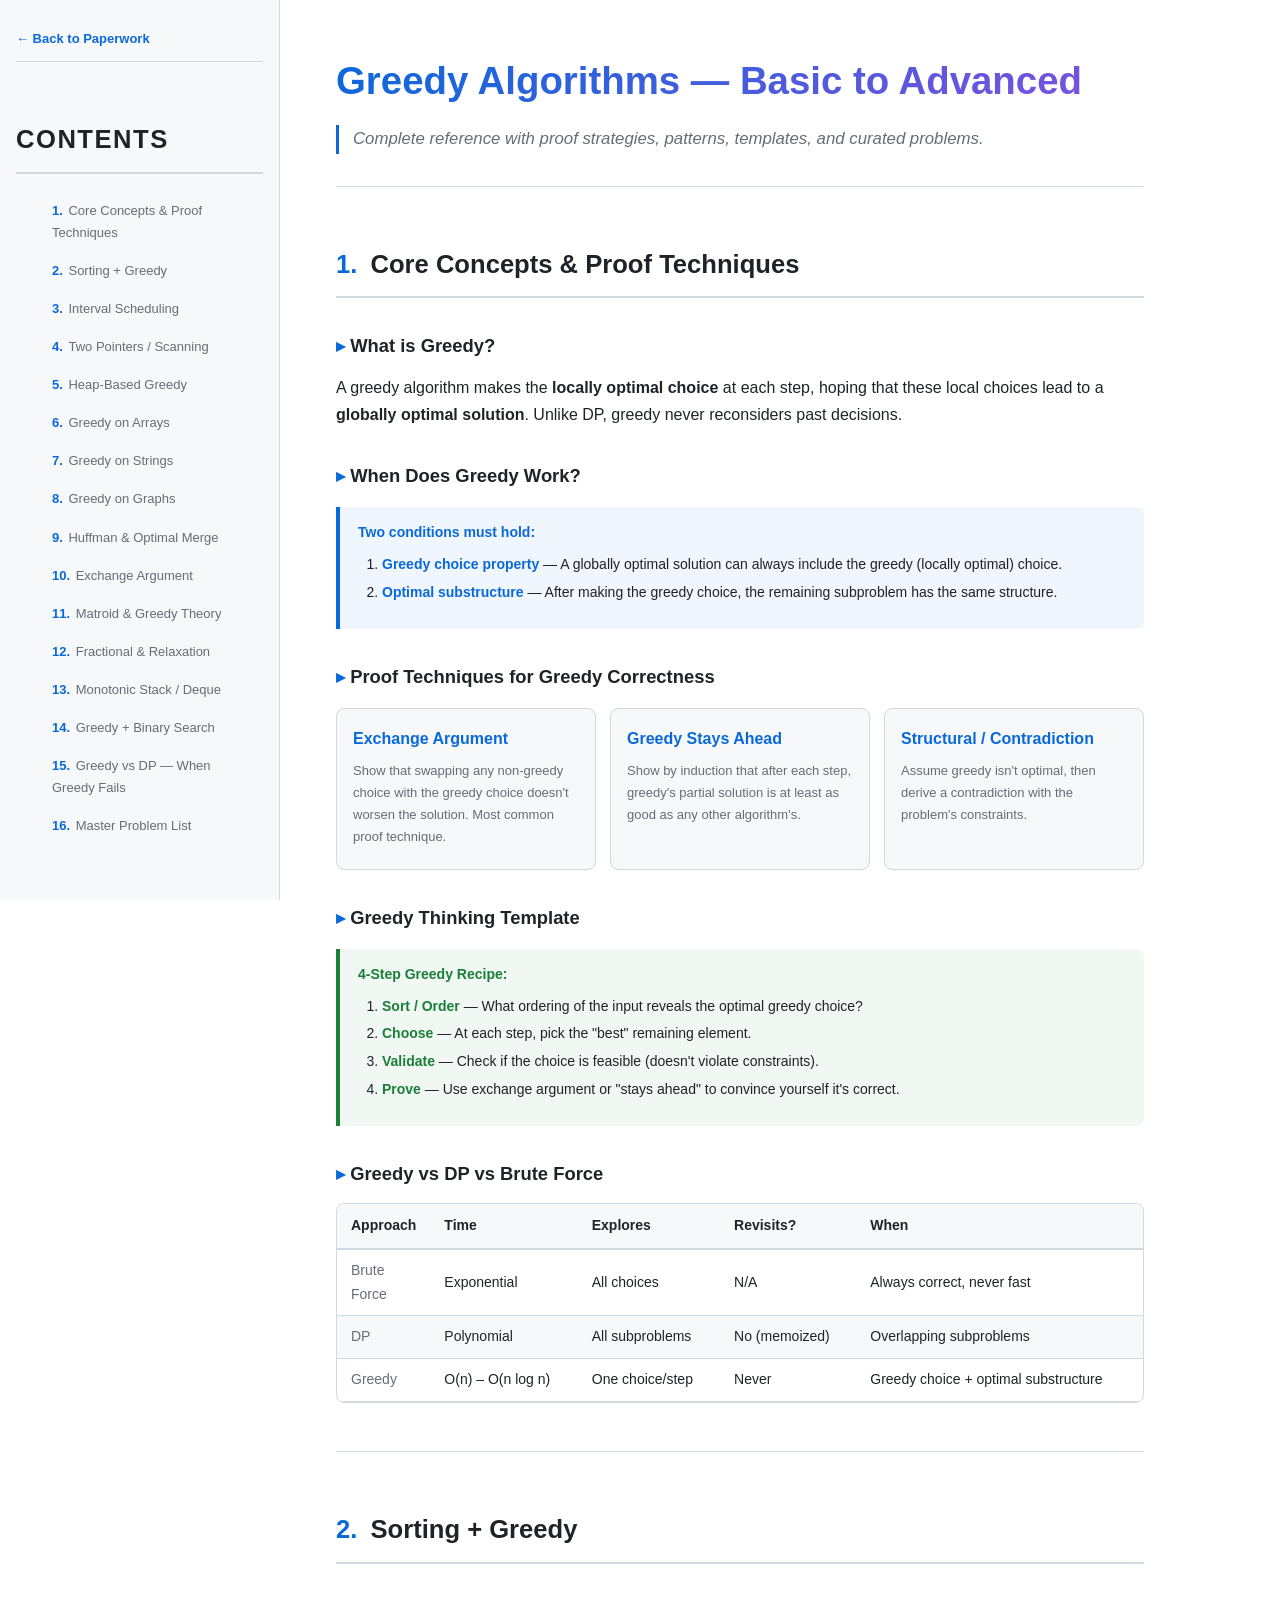
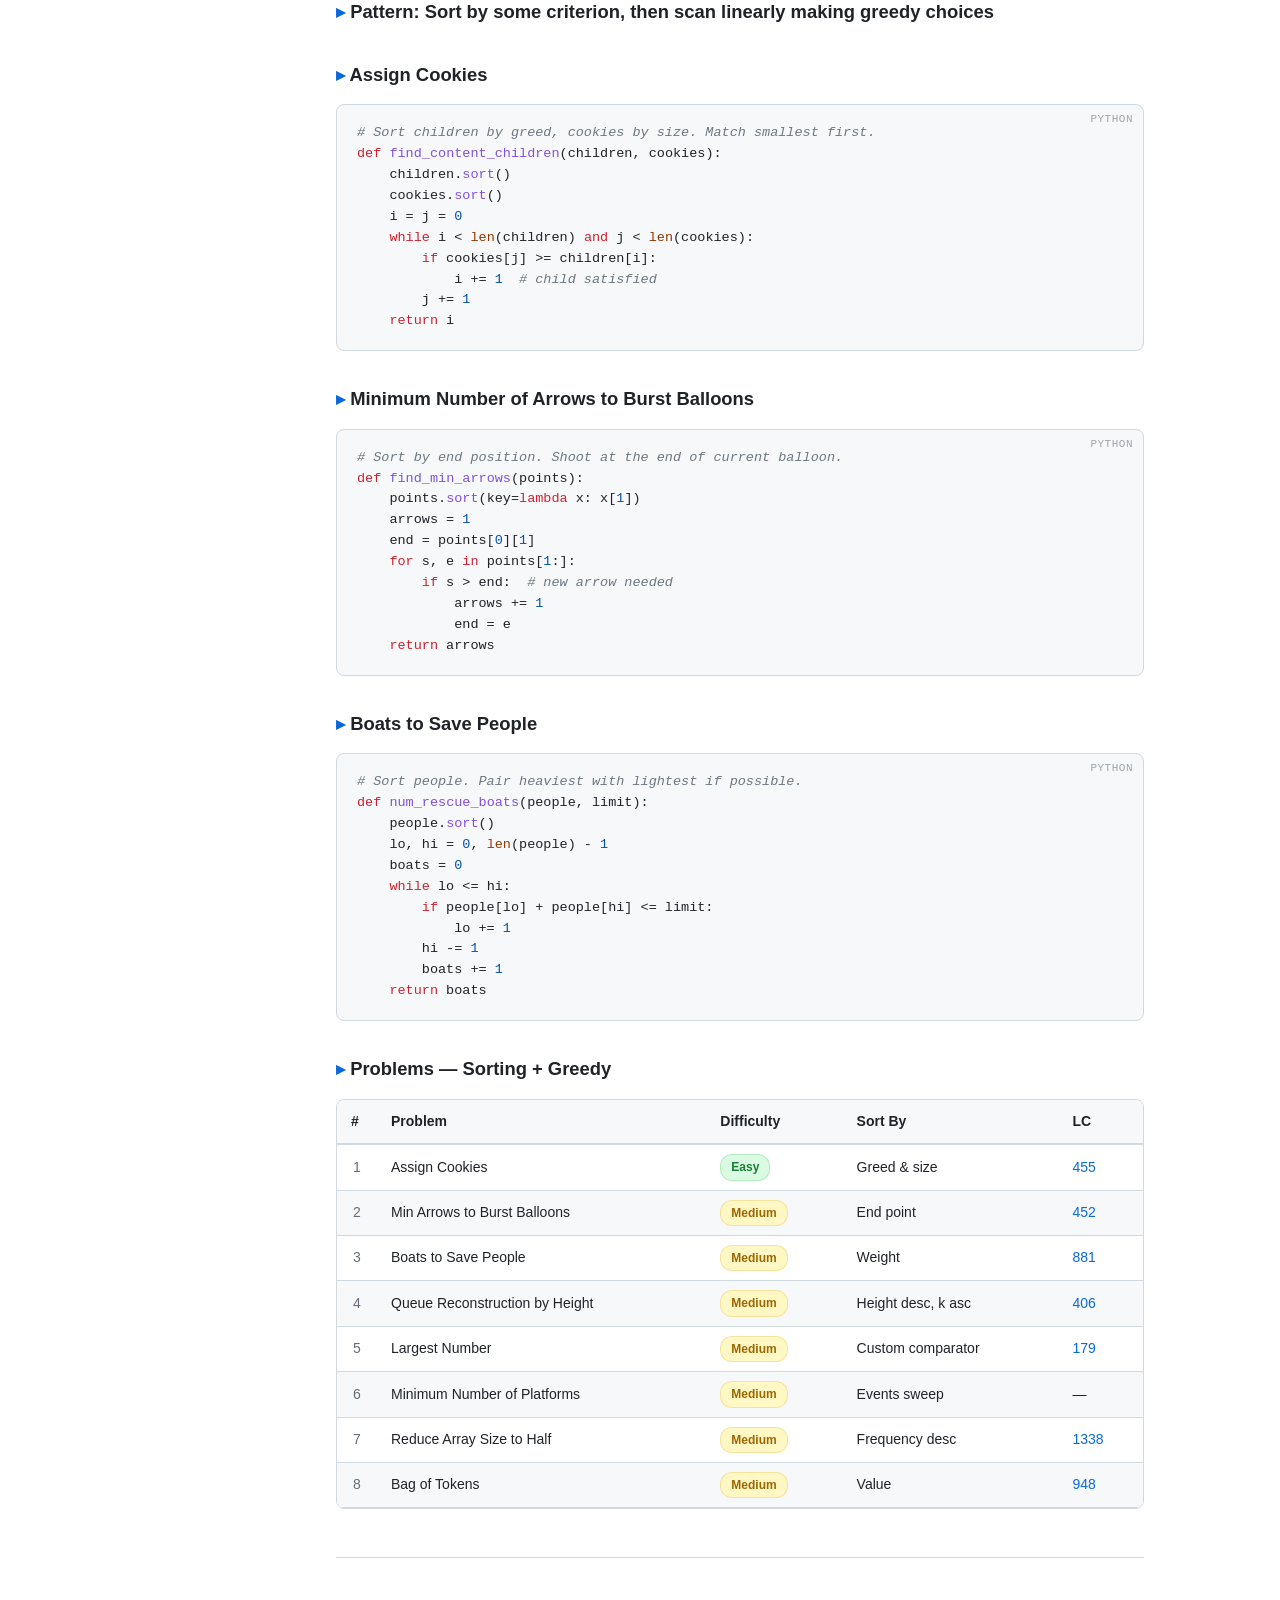
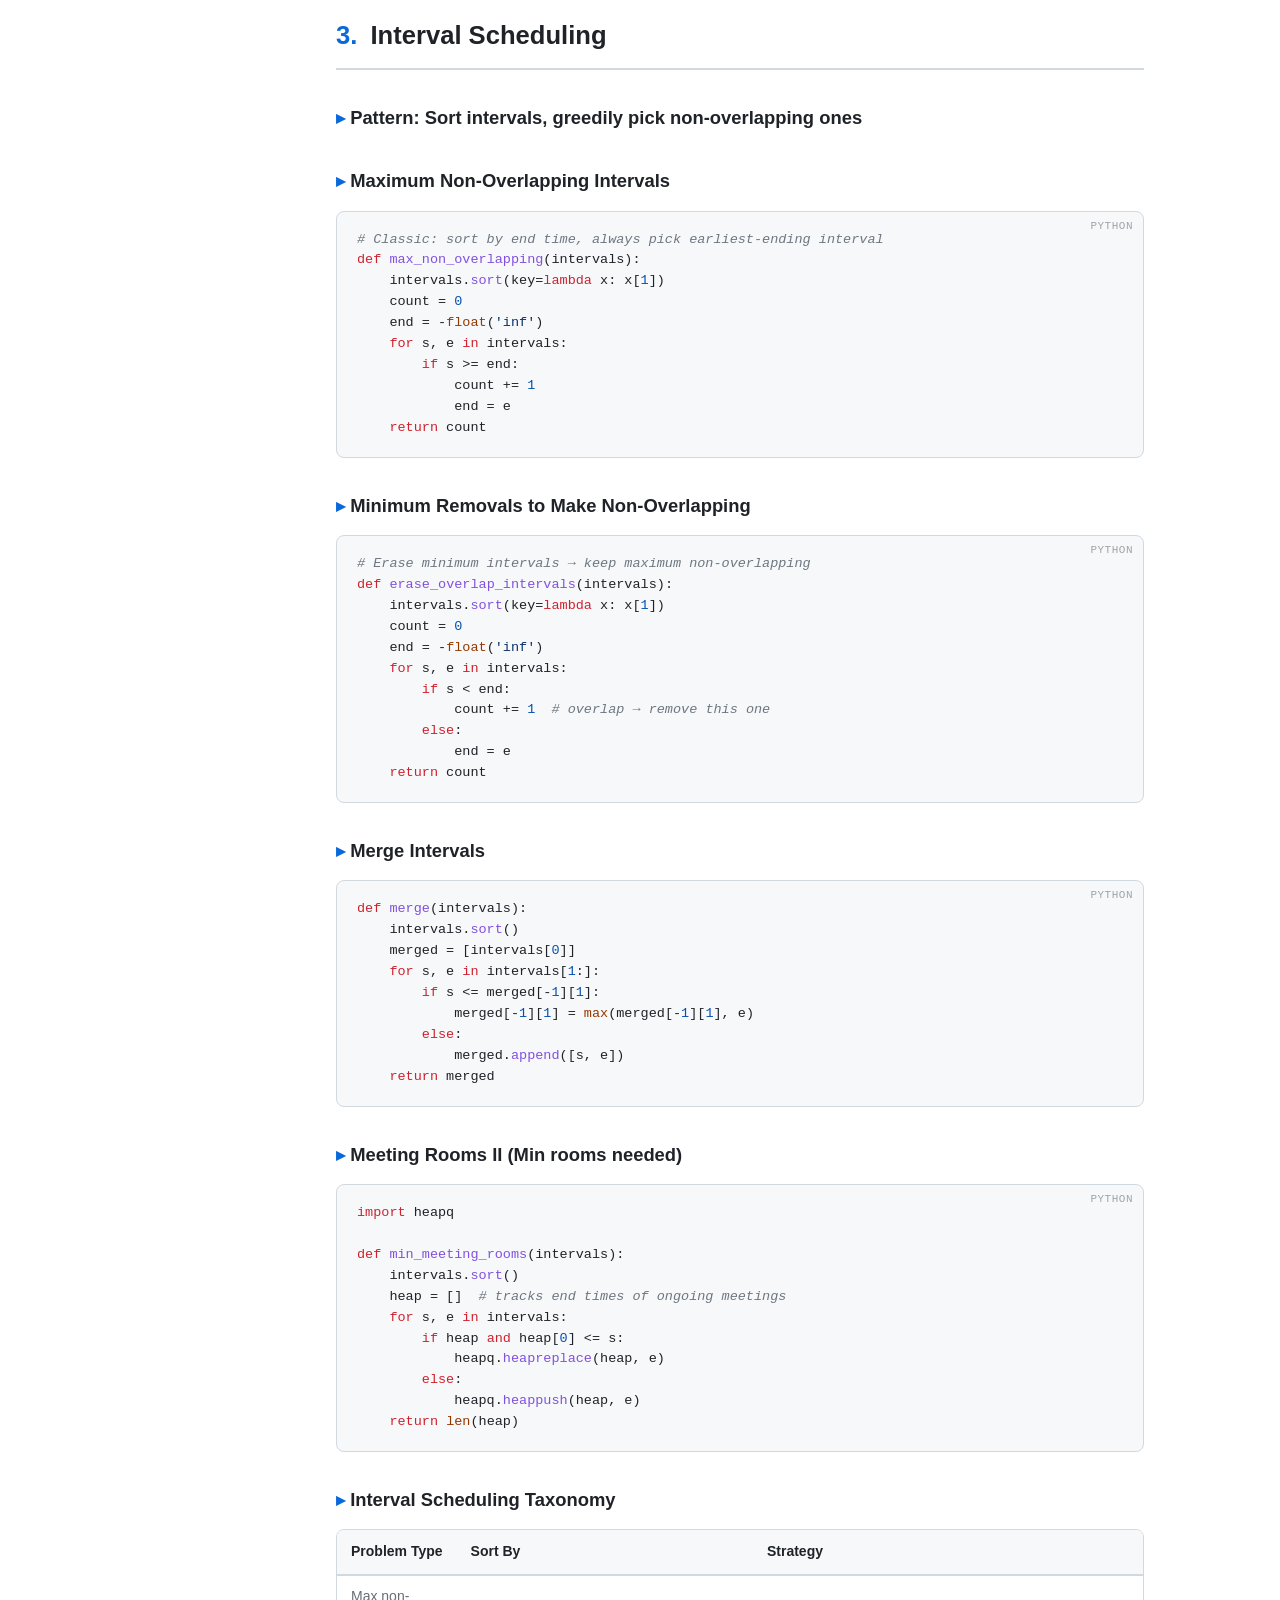
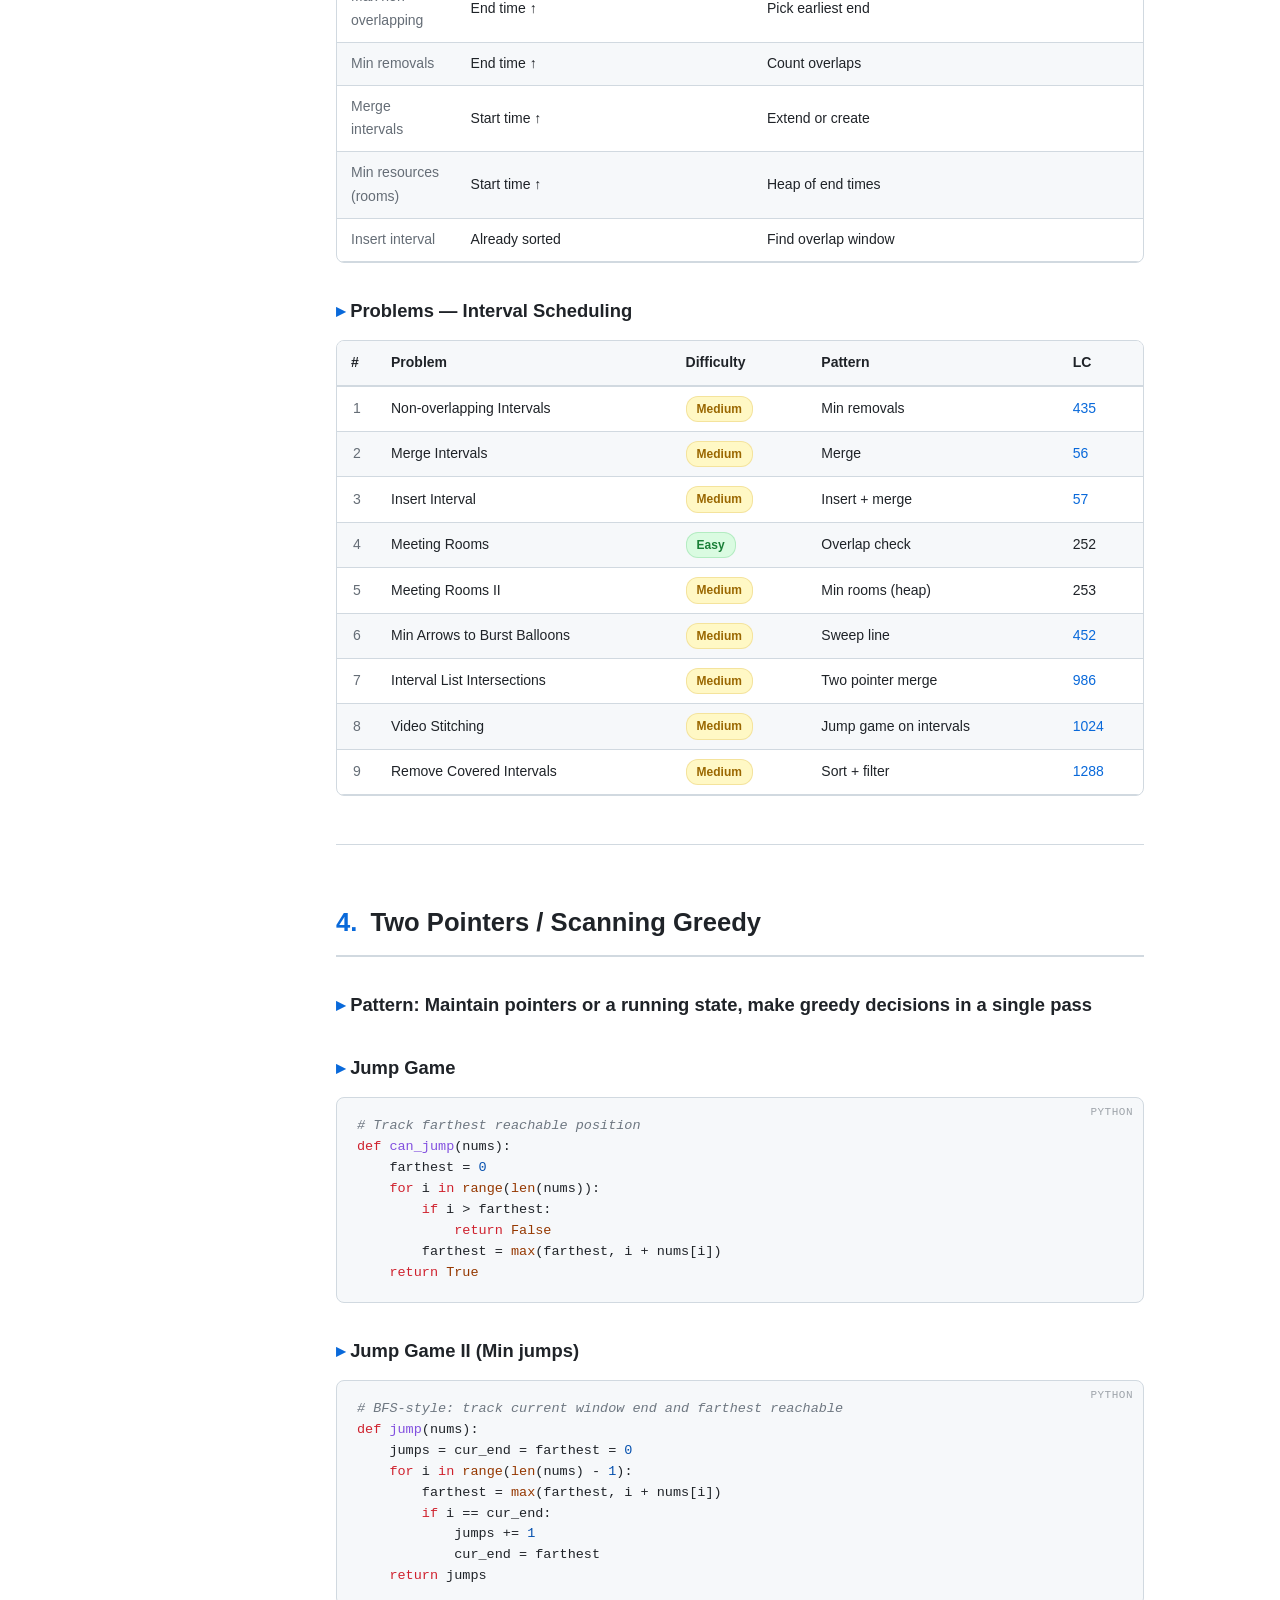
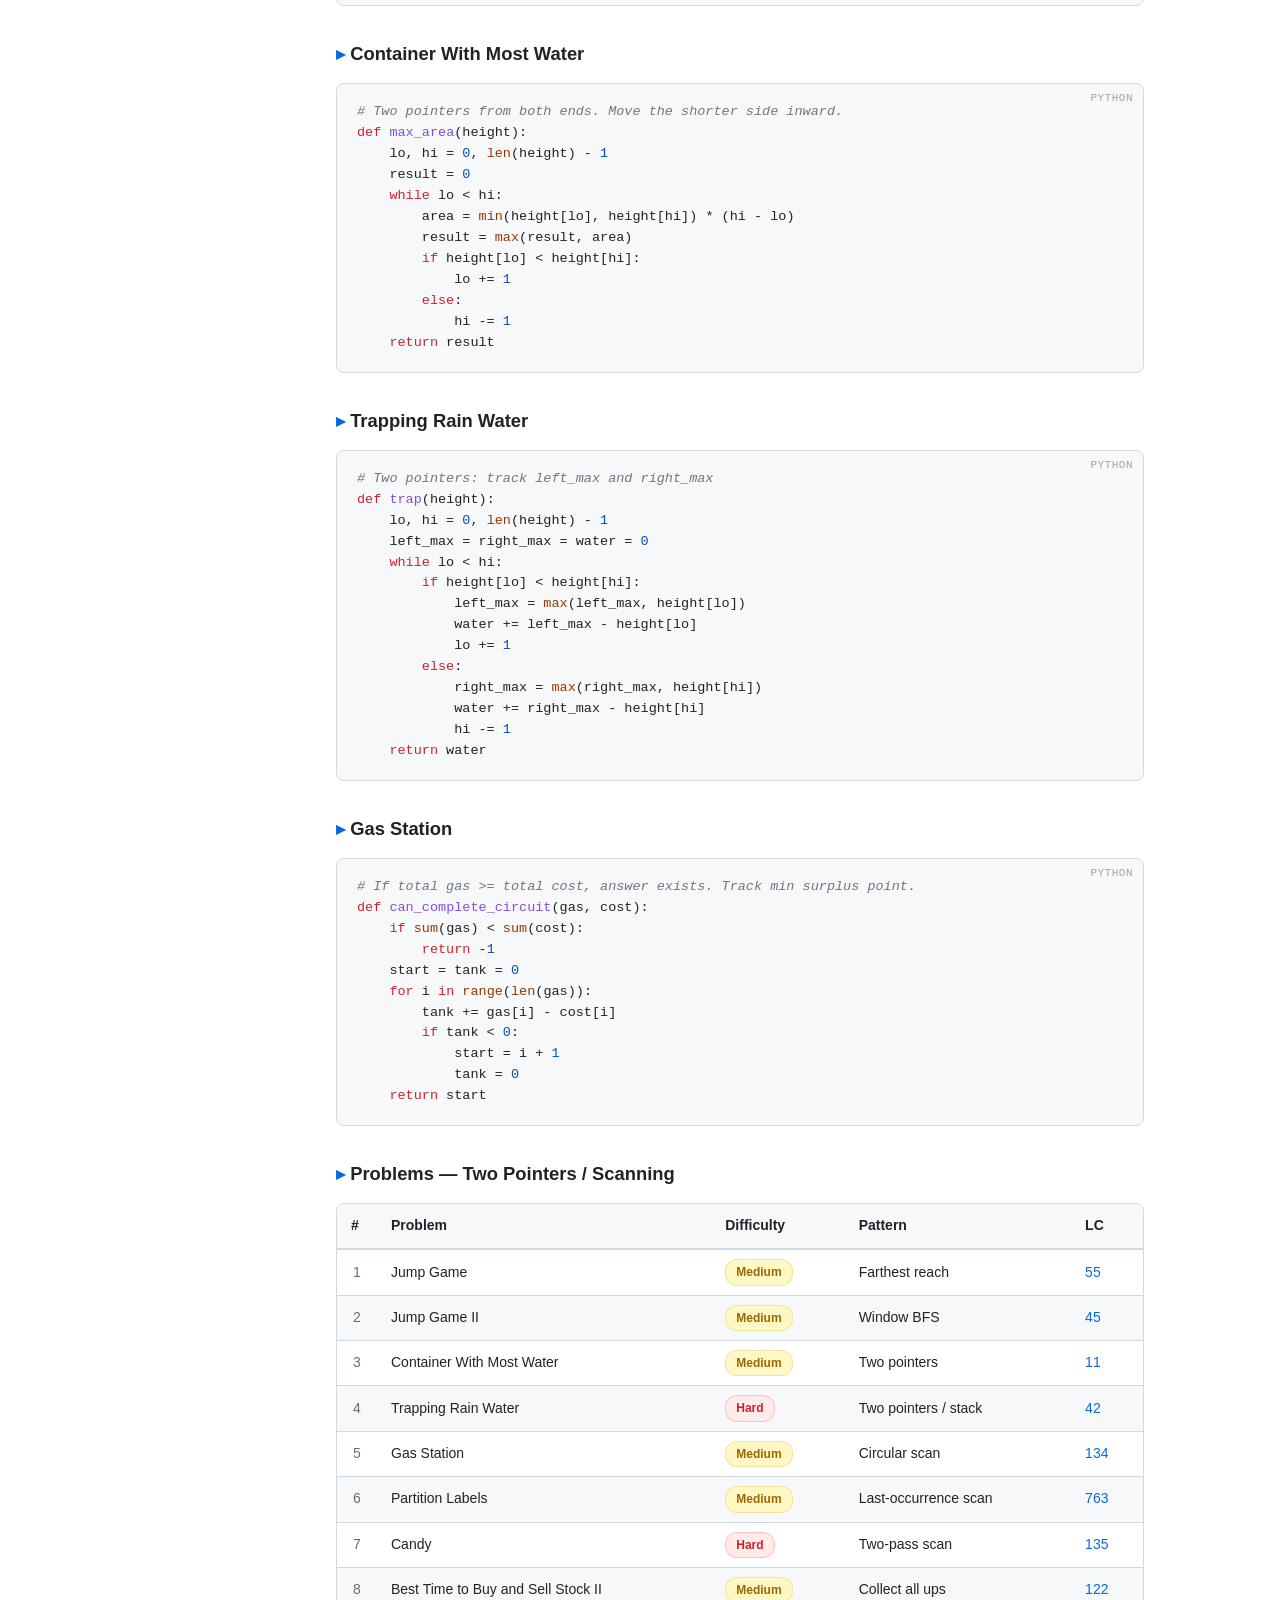
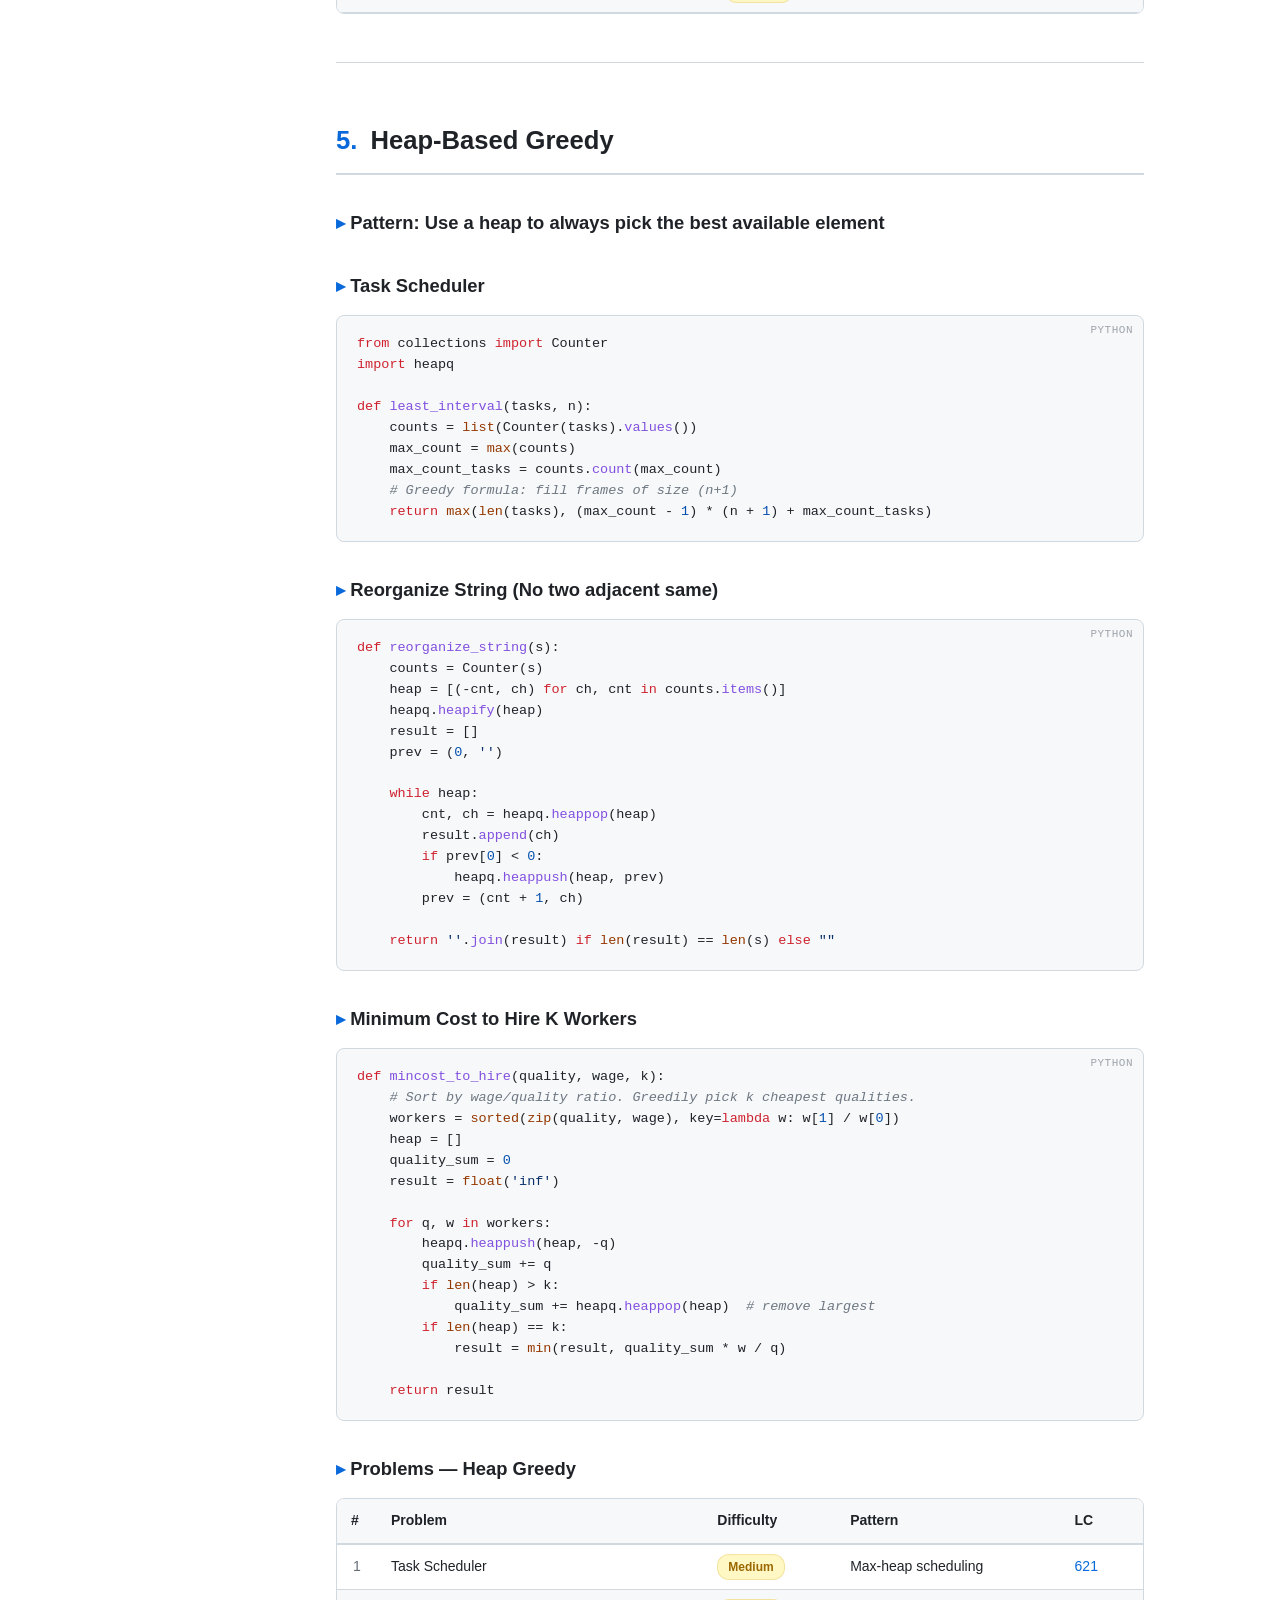
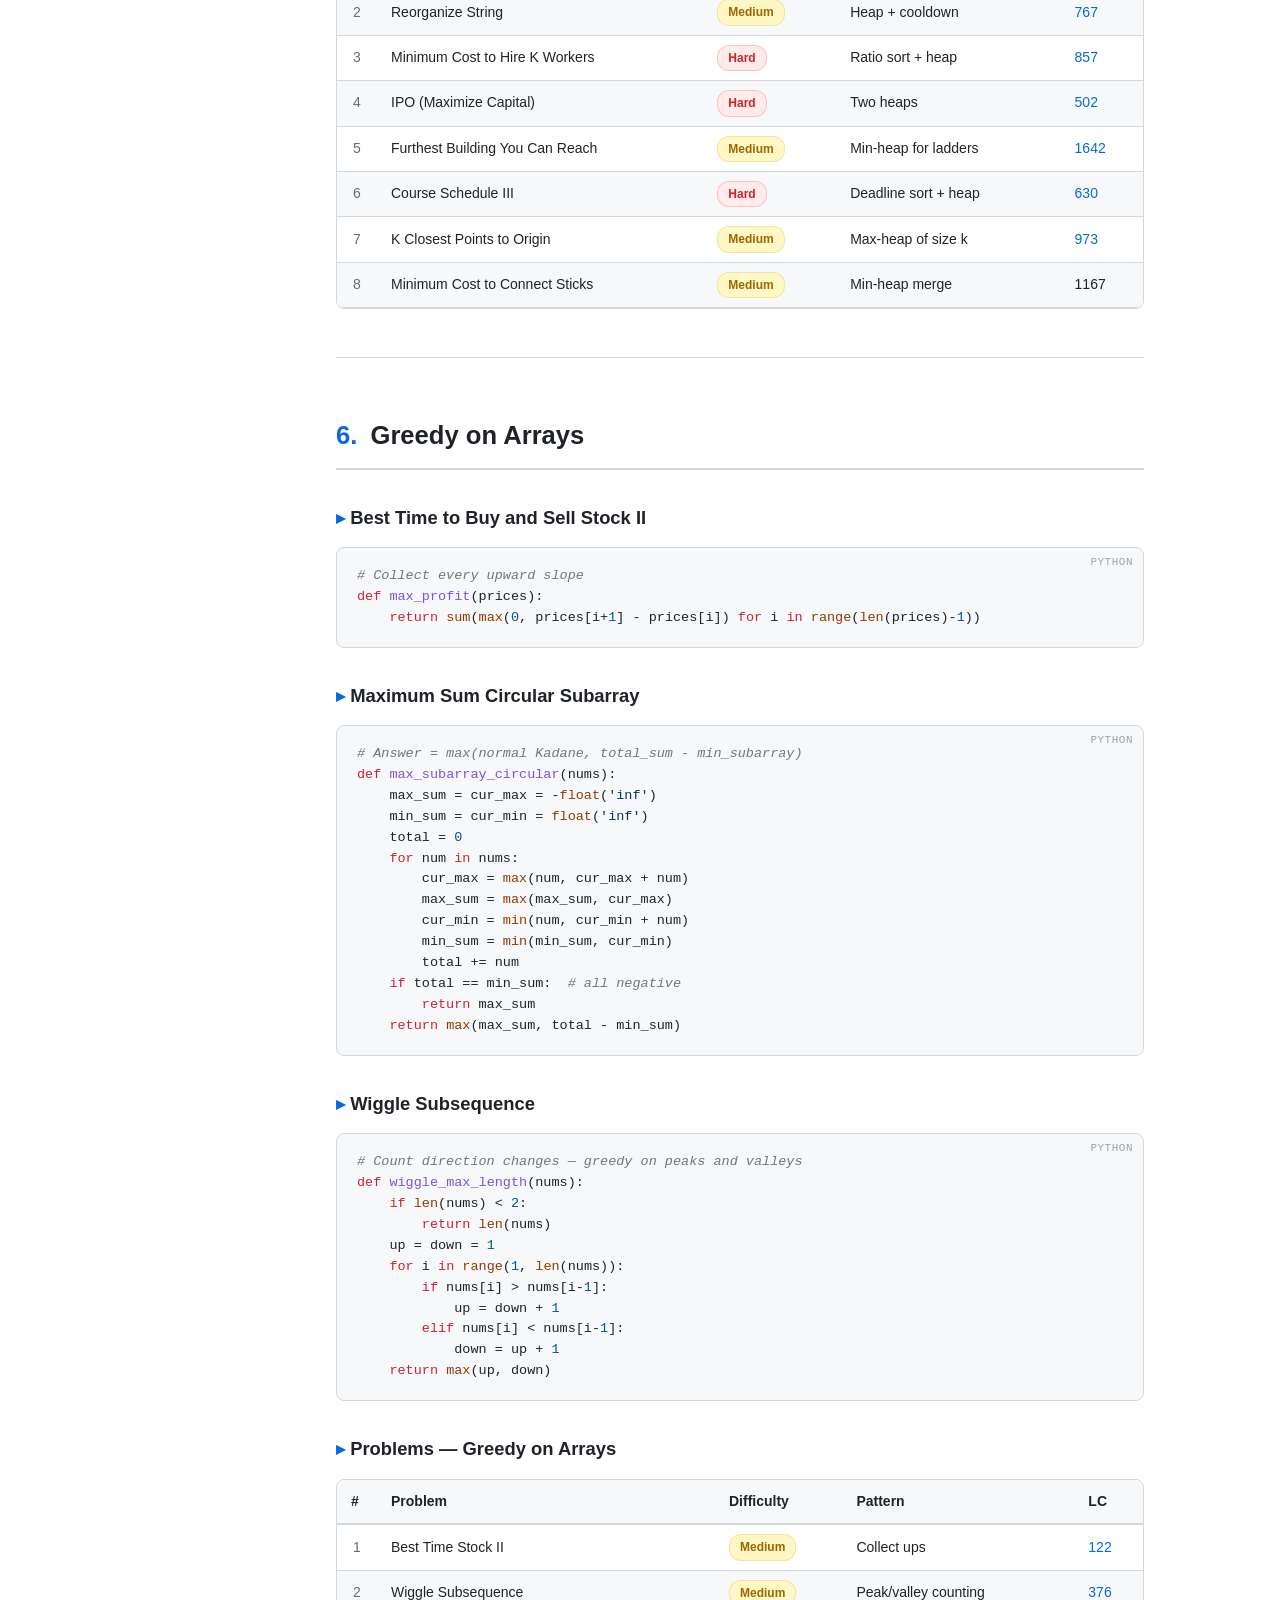
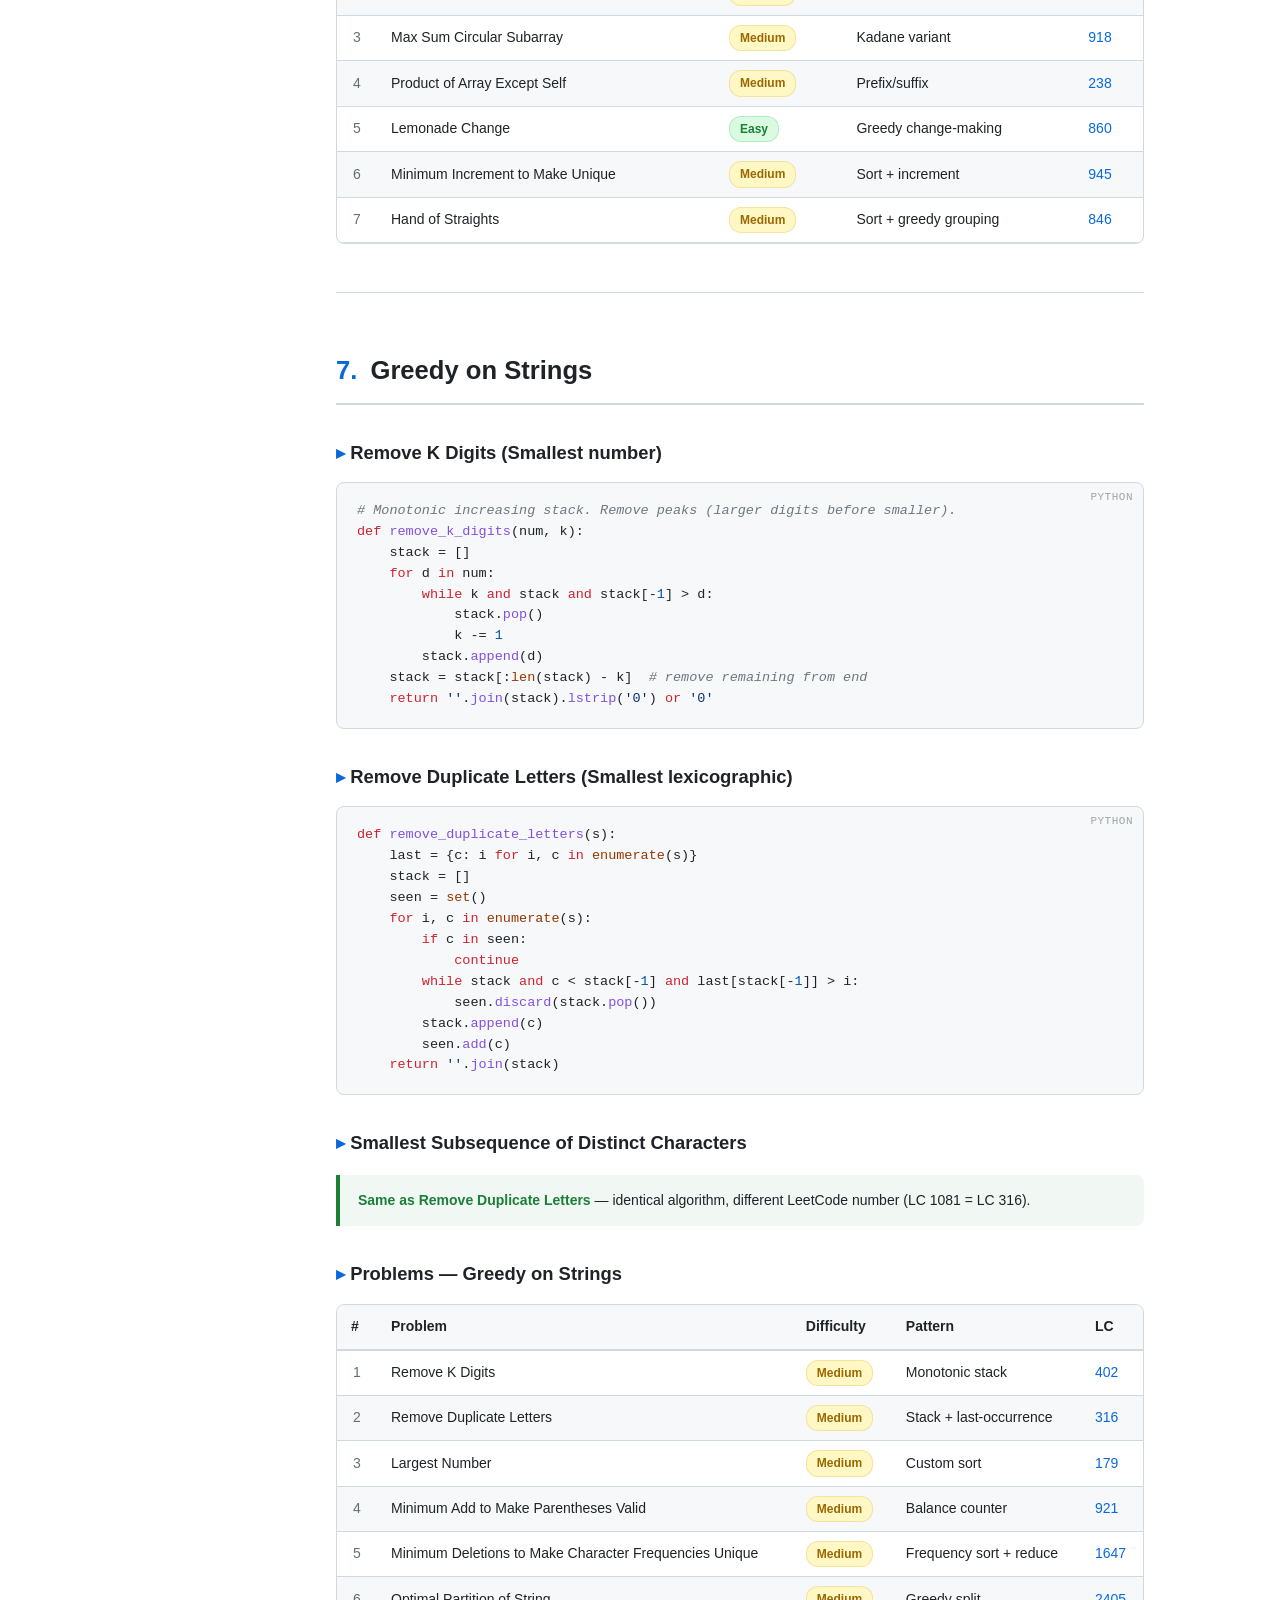
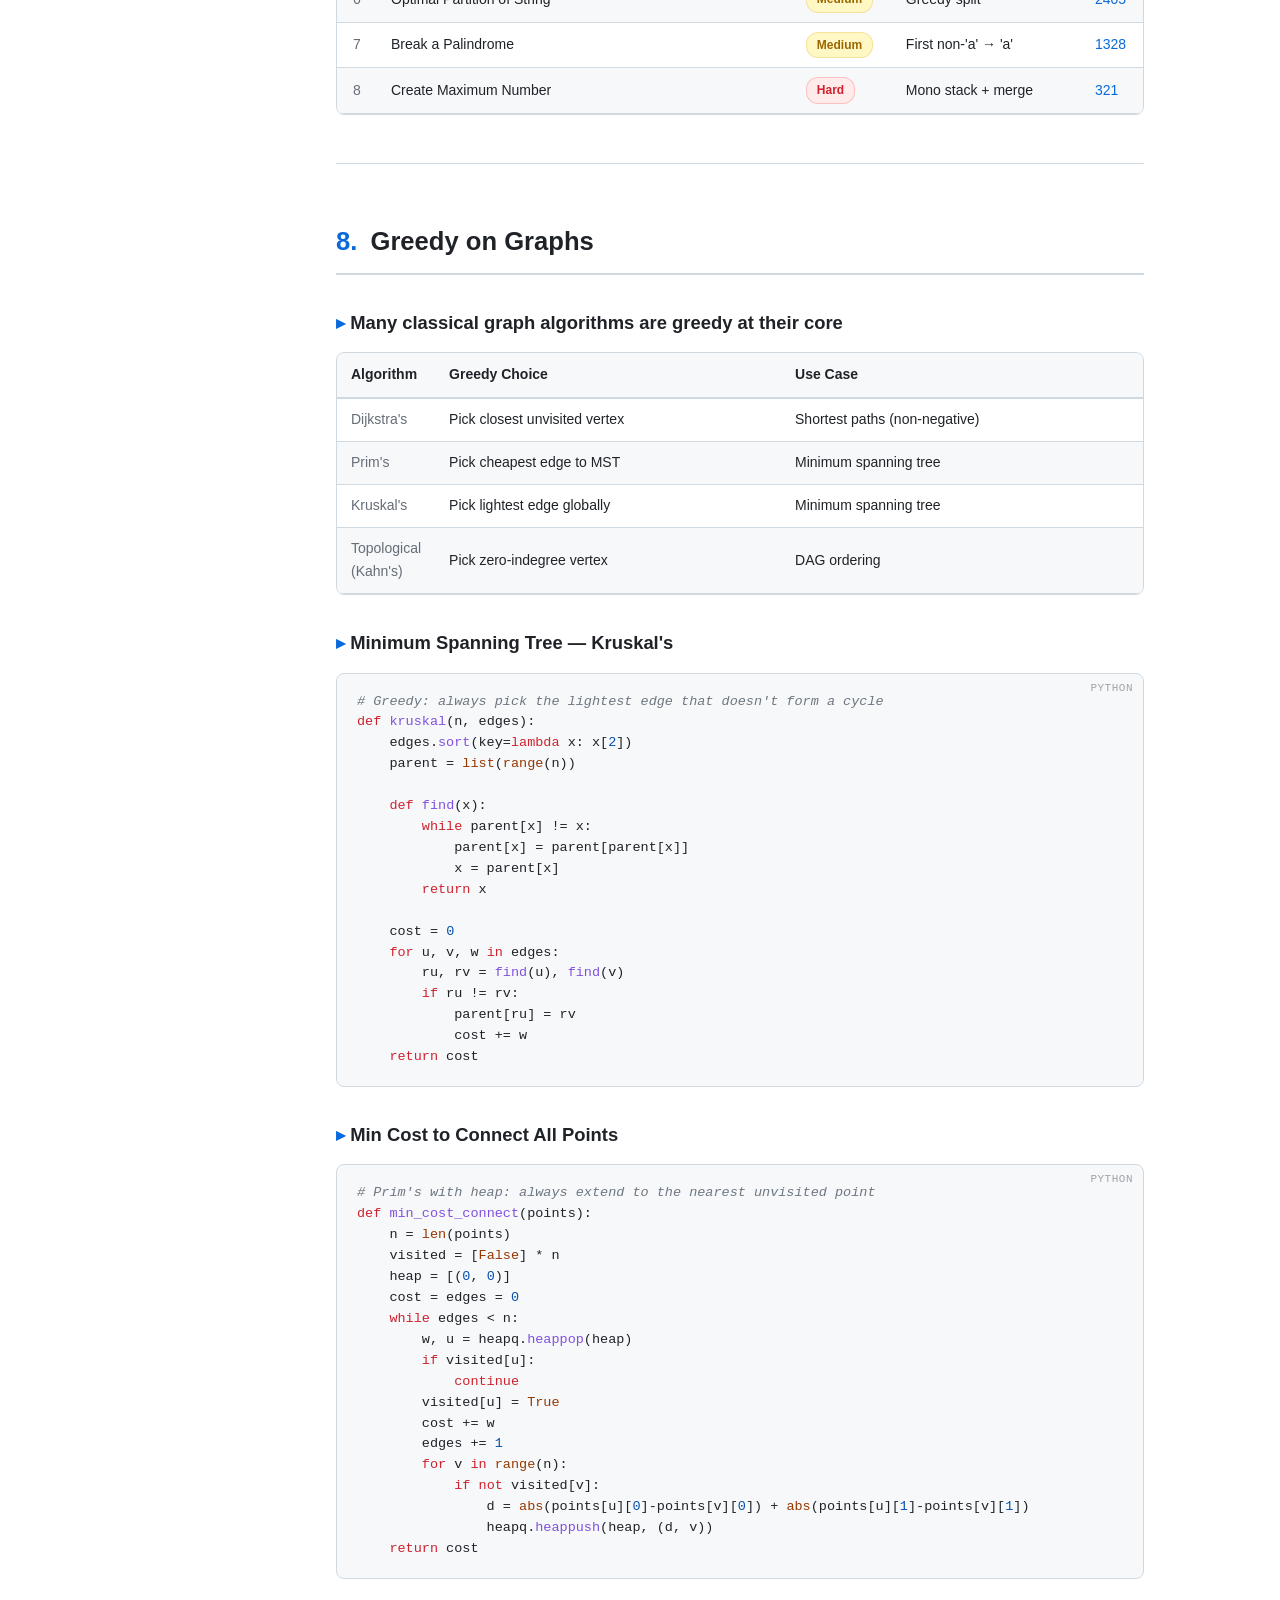
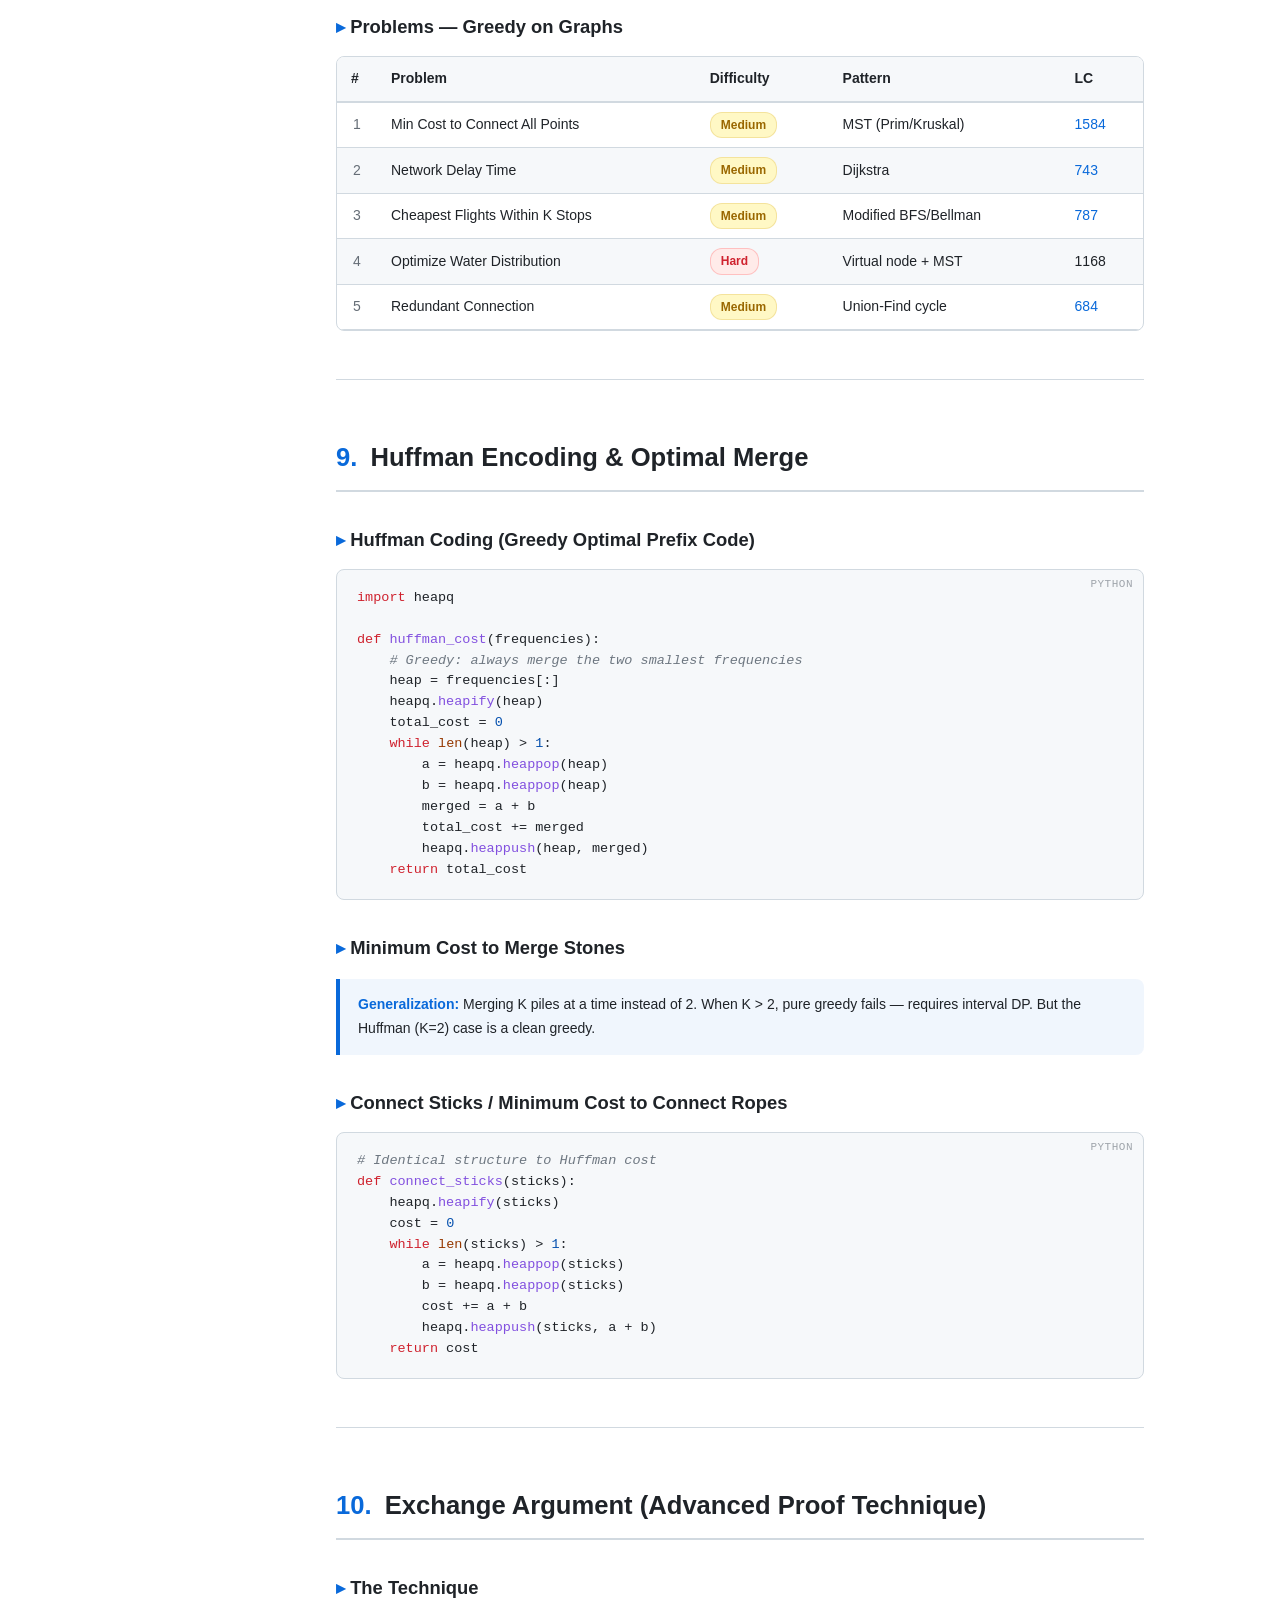
<file: web/GREEDY_ALGORITHMS_DSA.html>
<!DOCTYPE html>
<html lang="en">
<head>
<meta charset="UTF-8">
<meta name="viewport" content="width=device-width, initial-scale=1.0">
<title>Greedy Algorithms — Basic to Advanced</title>
<link rel="stylesheet" href="styles.css">
</head>
<body class="layout-dsa accent-blue">
<div class="wrapper">

<!-- ── Sidebar ── -->
<nav class="sidebar">
  <div class="back-nav"><a href="index.html">← Back to Paperwork</a></div>
  <h2>Contents</h2>
  <ol>
    <li><a href="#s1">Core Concepts &amp; Proof Techniques</a></li>
    <li><a href="#s2">Sorting + Greedy</a></li>
    <li><a href="#s3">Interval Scheduling</a></li>
    <li><a href="#s4">Two Pointers / Scanning</a></li>
    <li><a href="#s5">Heap-Based Greedy</a></li>
    <li><a href="#s6">Greedy on Arrays</a></li>
    <li><a href="#s7">Greedy on Strings</a></li>
    <li><a href="#s8">Greedy on Graphs</a></li>
    <li><a href="#s9">Huffman &amp; Optimal Merge</a></li>
    <li><a href="#s10">Exchange Argument</a></li>
    <li><a href="#s11">Matroid &amp; Greedy Theory</a></li>
    <li><a href="#s12">Fractional &amp; Relaxation</a></li>
    <li><a href="#s13">Monotonic Stack / Deque</a></li>
    <li><a href="#s14">Greedy + Binary Search</a></li>
    <li><a href="#s15">Greedy vs DP — When Greedy Fails</a></li>
    <li><a href="#s16">Master Problem List</a></li>
  </ol>
</nav>

<!-- ── Main ── -->
<main class="content">

<header class="hero">
  <h1>Greedy Algorithms — Basic to Advanced</h1>
  <p class="subtitle">Complete reference with proof strategies, patterns, templates, and curated problems.</p>
</header>

<!-- ════════════════════════════════════════ -->
<!-- Section 1 -->
<!-- ════════════════════════════════════════ -->
<h2 id="s1"><span class="section-num">1.</span> Core Concepts &amp; Proof Techniques</h2>

<h3>What is Greedy?</h3>
<p>A greedy algorithm makes the <strong>locally optimal choice</strong> at each step, hoping that these local choices lead to a <strong>globally optimal solution</strong>. Unlike DP, greedy never reconsiders past decisions.</p>

<h3>When Does Greedy Work?</h3>
<div class="note">
  <strong>Two conditions must hold:</strong>
  <ol style="margin-top:8px;">
    <li><strong>Greedy choice property</strong> — A globally optimal solution can always include the greedy (locally optimal) choice.</li>
    <li><strong>Optimal substructure</strong> — After making the greedy choice, the remaining subproblem has the same structure.</li>
  </ol>
</div>

<h3>Proof Techniques for Greedy Correctness</h3>
<div class="triple-grid">
  <div class="algo-card">
    <h4>Exchange Argument</h4>
    <p>Show that swapping any non-greedy choice with the greedy choice doesn't worsen the solution. Most common proof technique.</p>
  </div>
  <div class="algo-card">
    <h4>Greedy Stays Ahead</h4>
    <p>Show by induction that after each step, greedy's partial solution is at least as good as any other algorithm's.</p>
  </div>
  <div class="algo-card">
    <h4>Structural / Contradiction</h4>
    <p>Assume greedy isn't optimal, then derive a contradiction with the problem's constraints.</p>
  </div>
</div>

<h3>Greedy Thinking Template</h3>
<div class="note tip">
  <strong>4-Step Greedy Recipe:</strong>
  <ol style="margin-top:8px;">
    <li><strong>Sort / Order</strong> — What ordering of the input reveals the optimal greedy choice?</li>
    <li><strong>Choose</strong> — At each step, pick the "best" remaining element.</li>
    <li><strong>Validate</strong> — Check if the choice is feasible (doesn't violate constraints).</li>
    <li><strong>Prove</strong> — Use exchange argument or "stays ahead" to convince yourself it's correct.</li>
  </ol>
</div>

<h3>Greedy vs DP vs Brute Force</h3>
<div class="table-wrap">
<table>
  <thead><tr><th>Approach</th><th>Time</th><th>Explores</th><th>Revisits?</th><th>When</th></tr></thead>
  <tbody>
    <tr><td style="text-align:left">Brute Force</td><td>Exponential</td><td>All choices</td><td>N/A</td><td>Always correct, never fast</td></tr>
    <tr><td style="text-align:left">DP</td><td>Polynomial</td><td>All subproblems</td><td>No (memoized)</td><td>Overlapping subproblems</td></tr>
    <tr><td style="text-align:left">Greedy</td><td>O(n) – O(n log n)</td><td>One choice/step</td><td>Never</td><td>Greedy choice + optimal substructure</td></tr>
  </tbody>
</table>
</div>

<hr>

<!-- ════════════════════════════════════════ -->
<!-- Section 2 -->
<!-- ════════════════════════════════════════ -->
<h2 id="s2"><span class="section-num">2.</span> Sorting + Greedy</h2>

<h3>Pattern: Sort by some criterion, then scan linearly making greedy choices</h3>

<h3>Assign Cookies</h3>
<pre><span class="lang-tag">python</span><code><span class="cmt"># Sort children by greed, cookies by size. Match smallest first.</span>
<span class="kw">def</span> <span class="fn">find_content_children</span>(children, cookies):
    children.<span class="fn">sort</span>()
    cookies.<span class="fn">sort</span>()
    i = j = <span class="num">0</span>
    <span class="kw">while</span> i &lt; <span class="bi">len</span>(children) <span class="kw">and</span> j &lt; <span class="bi">len</span>(cookies):
        <span class="kw">if</span> cookies[j] &gt;= children[i]:
            i += <span class="num">1</span>  <span class="cmt"># child satisfied</span>
        j += <span class="num">1</span>
    <span class="kw">return</span> i</code></pre>

<h3>Minimum Number of Arrows to Burst Balloons</h3>
<pre><span class="lang-tag">python</span><code><span class="cmt"># Sort by end position. Shoot at the end of current balloon.</span>
<span class="kw">def</span> <span class="fn">find_min_arrows</span>(points):
    points.<span class="fn">sort</span>(key=<span class="kw">lambda</span> x: x[<span class="num">1</span>])
    arrows = <span class="num">1</span>
    end = points[<span class="num">0</span>][<span class="num">1</span>]
    <span class="kw">for</span> s, e <span class="kw">in</span> points[<span class="num">1</span>:]:
        <span class="kw">if</span> s &gt; end:  <span class="cmt"># new arrow needed</span>
            arrows += <span class="num">1</span>
            end = e
    <span class="kw">return</span> arrows</code></pre>

<h3>Boats to Save People</h3>
<pre><span class="lang-tag">python</span><code><span class="cmt"># Sort people. Pair heaviest with lightest if possible.</span>
<span class="kw">def</span> <span class="fn">num_rescue_boats</span>(people, limit):
    people.<span class="fn">sort</span>()
    lo, hi = <span class="num">0</span>, <span class="bi">len</span>(people) - <span class="num">1</span>
    boats = <span class="num">0</span>
    <span class="kw">while</span> lo &lt;= hi:
        <span class="kw">if</span> people[lo] + people[hi] &lt;= limit:
            lo += <span class="num">1</span>
        hi -= <span class="num">1</span>
        boats += <span class="num">1</span>
    <span class="kw">return</span> boats</code></pre>

<h3>Problems — Sorting + Greedy</h3>
<div class="table-wrap">
<table>
  <thead><tr><th>#</th><th>Problem</th><th>Difficulty</th><th>Sort By</th><th>LC</th></tr></thead>
  <tbody>
    <tr><td>1</td><td>Assign Cookies</td><td><span class="badge easy">Easy</span></td><td>Greed &amp; size</td><td><a class="lc-link" href="https://leetcode.com/problems/assign-cookies/">455</a></td></tr>
    <tr><td>2</td><td>Min Arrows to Burst Balloons</td><td><span class="badge medium">Medium</span></td><td>End point</td><td><a class="lc-link" href="https://leetcode.com/problems/minimum-number-of-arrows-to-burst-balloons/">452</a></td></tr>
    <tr><td>3</td><td>Boats to Save People</td><td><span class="badge medium">Medium</span></td><td>Weight</td><td><a class="lc-link" href="https://leetcode.com/problems/boats-to-save-people/">881</a></td></tr>
    <tr><td>4</td><td>Queue Reconstruction by Height</td><td><span class="badge medium">Medium</span></td><td>Height desc, k asc</td><td><a class="lc-link" href="https://leetcode.com/problems/queue-reconstruction-by-height/">406</a></td></tr>
    <tr><td>5</td><td>Largest Number</td><td><span class="badge medium">Medium</span></td><td>Custom comparator</td><td><a class="lc-link" href="https://leetcode.com/problems/largest-number/">179</a></td></tr>
    <tr><td>6</td><td>Minimum Number of Platforms</td><td><span class="badge medium">Medium</span></td><td>Events sweep</td><td>—</td></tr>
    <tr><td>7</td><td>Reduce Array Size to Half</td><td><span class="badge medium">Medium</span></td><td>Frequency desc</td><td><a class="lc-link" href="https://leetcode.com/problems/reduce-array-size-to-the-half/">1338</a></td></tr>
    <tr><td>8</td><td>Bag of Tokens</td><td><span class="badge medium">Medium</span></td><td>Value</td><td><a class="lc-link" href="https://leetcode.com/problems/bag-of-tokens/">948</a></td></tr>
  </tbody>
</table>
</div>

<hr>

<!-- ════════════════════════════════════════ -->
<!-- Section 3 -->
<!-- ════════════════════════════════════════ -->
<h2 id="s3"><span class="section-num">3.</span> Interval Scheduling</h2>

<h3>Pattern: Sort intervals, greedily pick non-overlapping ones</h3>

<h3>Maximum Non-Overlapping Intervals</h3>
<pre><span class="lang-tag">python</span><code><span class="cmt"># Classic: sort by end time, always pick earliest-ending interval</span>
<span class="kw">def</span> <span class="fn">max_non_overlapping</span>(intervals):
    intervals.<span class="fn">sort</span>(key=<span class="kw">lambda</span> x: x[<span class="num">1</span>])
    count = <span class="num">0</span>
    end = -<span class="bi">float</span>(<span class="str">'inf'</span>)
    <span class="kw">for</span> s, e <span class="kw">in</span> intervals:
        <span class="kw">if</span> s &gt;= end:
            count += <span class="num">1</span>
            end = e
    <span class="kw">return</span> count</code></pre>

<h3>Minimum Removals to Make Non-Overlapping</h3>
<pre><span class="lang-tag">python</span><code><span class="cmt"># Erase minimum intervals → keep maximum non-overlapping</span>
<span class="kw">def</span> <span class="fn">erase_overlap_intervals</span>(intervals):
    intervals.<span class="fn">sort</span>(key=<span class="kw">lambda</span> x: x[<span class="num">1</span>])
    count = <span class="num">0</span>
    end = -<span class="bi">float</span>(<span class="str">'inf'</span>)
    <span class="kw">for</span> s, e <span class="kw">in</span> intervals:
        <span class="kw">if</span> s &lt; end:
            count += <span class="num">1</span>  <span class="cmt"># overlap → remove this one</span>
        <span class="kw">else</span>:
            end = e
    <span class="kw">return</span> count</code></pre>

<h3>Merge Intervals</h3>
<pre><span class="lang-tag">python</span><code><span class="kw">def</span> <span class="fn">merge</span>(intervals):
    intervals.<span class="fn">sort</span>()
    merged = [intervals[<span class="num">0</span>]]
    <span class="kw">for</span> s, e <span class="kw">in</span> intervals[<span class="num">1</span>:]:
        <span class="kw">if</span> s &lt;= merged[-<span class="num">1</span>][<span class="num">1</span>]:
            merged[-<span class="num">1</span>][<span class="num">1</span>] = <span class="bi">max</span>(merged[-<span class="num">1</span>][<span class="num">1</span>], e)
        <span class="kw">else</span>:
            merged.<span class="fn">append</span>([s, e])
    <span class="kw">return</span> merged</code></pre>

<h3>Meeting Rooms II (Min rooms needed)</h3>
<pre><span class="lang-tag">python</span><code><span class="kw">import</span> heapq

<span class="kw">def</span> <span class="fn">min_meeting_rooms</span>(intervals):
    intervals.<span class="fn">sort</span>()
    heap = []  <span class="cmt"># tracks end times of ongoing meetings</span>
    <span class="kw">for</span> s, e <span class="kw">in</span> intervals:
        <span class="kw">if</span> heap <span class="kw">and</span> heap[<span class="num">0</span>] &lt;= s:
            heapq.<span class="fn">heapreplace</span>(heap, e)
        <span class="kw">else</span>:
            heapq.<span class="fn">heappush</span>(heap, e)
    <span class="kw">return</span> <span class="bi">len</span>(heap)</code></pre>

<h3>Interval Scheduling Taxonomy</h3>
<div class="table-wrap">
<table>
  <thead><tr><th>Problem Type</th><th>Sort By</th><th>Strategy</th></tr></thead>
  <tbody>
    <tr><td style="text-align:left">Max non-overlapping</td><td>End time ↑</td><td>Pick earliest end</td></tr>
    <tr><td style="text-align:left">Min removals</td><td>End time ↑</td><td>Count overlaps</td></tr>
    <tr><td style="text-align:left">Merge intervals</td><td>Start time ↑</td><td>Extend or create</td></tr>
    <tr><td style="text-align:left">Min resources (rooms)</td><td>Start time ↑</td><td>Heap of end times</td></tr>
    <tr><td style="text-align:left">Insert interval</td><td>Already sorted</td><td>Find overlap window</td></tr>
  </tbody>
</table>
</div>

<h3>Problems — Interval Scheduling</h3>
<div class="table-wrap">
<table>
  <thead><tr><th>#</th><th>Problem</th><th>Difficulty</th><th>Pattern</th><th>LC</th></tr></thead>
  <tbody>
    <tr><td>1</td><td>Non-overlapping Intervals</td><td><span class="badge medium">Medium</span></td><td>Min removals</td><td><a class="lc-link" href="https://leetcode.com/problems/non-overlapping-intervals/">435</a></td></tr>
    <tr><td>2</td><td>Merge Intervals</td><td><span class="badge medium">Medium</span></td><td>Merge</td><td><a class="lc-link" href="https://leetcode.com/problems/merge-intervals/">56</a></td></tr>
    <tr><td>3</td><td>Insert Interval</td><td><span class="badge medium">Medium</span></td><td>Insert + merge</td><td><a class="lc-link" href="https://leetcode.com/problems/insert-interval/">57</a></td></tr>
    <tr><td>4</td><td>Meeting Rooms</td><td><span class="badge easy">Easy</span></td><td>Overlap check</td><td>252</td></tr>
    <tr><td>5</td><td>Meeting Rooms II</td><td><span class="badge medium">Medium</span></td><td>Min rooms (heap)</td><td>253</td></tr>
    <tr><td>6</td><td>Min Arrows to Burst Balloons</td><td><span class="badge medium">Medium</span></td><td>Sweep line</td><td><a class="lc-link" href="https://leetcode.com/problems/minimum-number-of-arrows-to-burst-balloons/">452</a></td></tr>
    <tr><td>7</td><td>Interval List Intersections</td><td><span class="badge medium">Medium</span></td><td>Two pointer merge</td><td><a class="lc-link" href="https://leetcode.com/problems/interval-list-intersections/">986</a></td></tr>
    <tr><td>8</td><td>Video Stitching</td><td><span class="badge medium">Medium</span></td><td>Jump game on intervals</td><td><a class="lc-link" href="https://leetcode.com/problems/video-stitching/">1024</a></td></tr>
    <tr><td>9</td><td>Remove Covered Intervals</td><td><span class="badge medium">Medium</span></td><td>Sort + filter</td><td><a class="lc-link" href="https://leetcode.com/problems/remove-covered-intervals/">1288</a></td></tr>
  </tbody>
</table>
</div>

<hr>

<!-- ════════════════════════════════════════ -->
<!-- Section 4 -->
<!-- ════════════════════════════════════════ -->
<h2 id="s4"><span class="section-num">4.</span> Two Pointers / Scanning Greedy</h2>

<h3>Pattern: Maintain pointers or a running state, make greedy decisions in a single pass</h3>

<h3>Jump Game</h3>
<pre><span class="lang-tag">python</span><code><span class="cmt"># Track farthest reachable position</span>
<span class="kw">def</span> <span class="fn">can_jump</span>(nums):
    farthest = <span class="num">0</span>
    <span class="kw">for</span> i <span class="kw">in</span> <span class="bi">range</span>(<span class="bi">len</span>(nums)):
        <span class="kw">if</span> i &gt; farthest:
            <span class="kw">return</span> <span class="bi">False</span>
        farthest = <span class="bi">max</span>(farthest, i + nums[i])
    <span class="kw">return</span> <span class="bi">True</span></code></pre>

<h3>Jump Game II (Min jumps)</h3>
<pre><span class="lang-tag">python</span><code><span class="cmt"># BFS-style: track current window end and farthest reachable</span>
<span class="kw">def</span> <span class="fn">jump</span>(nums):
    jumps = cur_end = farthest = <span class="num">0</span>
    <span class="kw">for</span> i <span class="kw">in</span> <span class="bi">range</span>(<span class="bi">len</span>(nums) - <span class="num">1</span>):
        farthest = <span class="bi">max</span>(farthest, i + nums[i])
        <span class="kw">if</span> i == cur_end:
            jumps += <span class="num">1</span>
            cur_end = farthest
    <span class="kw">return</span> jumps</code></pre>

<h3>Container With Most Water</h3>
<pre><span class="lang-tag">python</span><code><span class="cmt"># Two pointers from both ends. Move the shorter side inward.</span>
<span class="kw">def</span> <span class="fn">max_area</span>(height):
    lo, hi = <span class="num">0</span>, <span class="bi">len</span>(height) - <span class="num">1</span>
    result = <span class="num">0</span>
    <span class="kw">while</span> lo &lt; hi:
        area = <span class="bi">min</span>(height[lo], height[hi]) * (hi - lo)
        result = <span class="bi">max</span>(result, area)
        <span class="kw">if</span> height[lo] &lt; height[hi]:
            lo += <span class="num">1</span>
        <span class="kw">else</span>:
            hi -= <span class="num">1</span>
    <span class="kw">return</span> result</code></pre>

<h3>Trapping Rain Water</h3>
<pre><span class="lang-tag">python</span><code><span class="cmt"># Two pointers: track left_max and right_max</span>
<span class="kw">def</span> <span class="fn">trap</span>(height):
    lo, hi = <span class="num">0</span>, <span class="bi">len</span>(height) - <span class="num">1</span>
    left_max = right_max = water = <span class="num">0</span>
    <span class="kw">while</span> lo &lt; hi:
        <span class="kw">if</span> height[lo] &lt; height[hi]:
            left_max = <span class="bi">max</span>(left_max, height[lo])
            water += left_max - height[lo]
            lo += <span class="num">1</span>
        <span class="kw">else</span>:
            right_max = <span class="bi">max</span>(right_max, height[hi])
            water += right_max - height[hi]
            hi -= <span class="num">1</span>
    <span class="kw">return</span> water</code></pre>

<h3>Gas Station</h3>
<pre><span class="lang-tag">python</span><code><span class="cmt"># If total gas >= total cost, answer exists. Track min surplus point.</span>
<span class="kw">def</span> <span class="fn">can_complete_circuit</span>(gas, cost):
    <span class="kw">if</span> <span class="bi">sum</span>(gas) &lt; <span class="bi">sum</span>(cost):
        <span class="kw">return</span> -<span class="num">1</span>
    start = tank = <span class="num">0</span>
    <span class="kw">for</span> i <span class="kw">in</span> <span class="bi">range</span>(<span class="bi">len</span>(gas)):
        tank += gas[i] - cost[i]
        <span class="kw">if</span> tank &lt; <span class="num">0</span>:
            start = i + <span class="num">1</span>
            tank = <span class="num">0</span>
    <span class="kw">return</span> start</code></pre>

<h3>Problems — Two Pointers / Scanning</h3>
<div class="table-wrap">
<table>
  <thead><tr><th>#</th><th>Problem</th><th>Difficulty</th><th>Pattern</th><th>LC</th></tr></thead>
  <tbody>
    <tr><td>1</td><td>Jump Game</td><td><span class="badge medium">Medium</span></td><td>Farthest reach</td><td><a class="lc-link" href="https://leetcode.com/problems/jump-game/">55</a></td></tr>
    <tr><td>2</td><td>Jump Game II</td><td><span class="badge medium">Medium</span></td><td>Window BFS</td><td><a class="lc-link" href="https://leetcode.com/problems/jump-game-ii/">45</a></td></tr>
    <tr><td>3</td><td>Container With Most Water</td><td><span class="badge medium">Medium</span></td><td>Two pointers</td><td><a class="lc-link" href="https://leetcode.com/problems/container-with-most-water/">11</a></td></tr>
    <tr><td>4</td><td>Trapping Rain Water</td><td><span class="badge hard">Hard</span></td><td>Two pointers / stack</td><td><a class="lc-link" href="https://leetcode.com/problems/trapping-rain-water/">42</a></td></tr>
    <tr><td>5</td><td>Gas Station</td><td><span class="badge medium">Medium</span></td><td>Circular scan</td><td><a class="lc-link" href="https://leetcode.com/problems/gas-station/">134</a></td></tr>
    <tr><td>6</td><td>Partition Labels</td><td><span class="badge medium">Medium</span></td><td>Last-occurrence scan</td><td><a class="lc-link" href="https://leetcode.com/problems/partition-labels/">763</a></td></tr>
    <tr><td>7</td><td>Candy</td><td><span class="badge hard">Hard</span></td><td>Two-pass scan</td><td><a class="lc-link" href="https://leetcode.com/problems/candy/">135</a></td></tr>
    <tr><td>8</td><td>Best Time to Buy and Sell Stock II</td><td><span class="badge medium">Medium</span></td><td>Collect all ups</td><td><a class="lc-link" href="https://leetcode.com/problems/best-time-to-buy-and-sell-stock-ii/">122</a></td></tr>
  </tbody>
</table>
</div>

<hr>

<!-- ════════════════════════════════════════ -->
<!-- Section 5 -->
<!-- ════════════════════════════════════════ -->
<h2 id="s5"><span class="section-num">5.</span> Heap-Based Greedy</h2>

<h3>Pattern: Use a heap to always pick the best available element</h3>

<h3>Task Scheduler</h3>
<pre><span class="lang-tag">python</span><code><span class="kw">from</span> collections <span class="kw">import</span> Counter
<span class="kw">import</span> heapq

<span class="kw">def</span> <span class="fn">least_interval</span>(tasks, n):
    counts = <span class="bi">list</span>(Counter(tasks).<span class="fn">values</span>())
    max_count = <span class="bi">max</span>(counts)
    max_count_tasks = counts.<span class="fn">count</span>(max_count)
    <span class="cmt"># Greedy formula: fill frames of size (n+1)</span>
    <span class="kw">return</span> <span class="bi">max</span>(<span class="bi">len</span>(tasks), (max_count - <span class="num">1</span>) * (n + <span class="num">1</span>) + max_count_tasks)</code></pre>

<h3>Reorganize String (No two adjacent same)</h3>
<pre><span class="lang-tag">python</span><code><span class="kw">def</span> <span class="fn">reorganize_string</span>(s):
    counts = Counter(s)
    heap = [(-cnt, ch) <span class="kw">for</span> ch, cnt <span class="kw">in</span> counts.<span class="fn">items</span>()]
    heapq.<span class="fn">heapify</span>(heap)
    result = []
    prev = (<span class="num">0</span>, <span class="str">''</span>)

    <span class="kw">while</span> heap:
        cnt, ch = heapq.<span class="fn">heappop</span>(heap)
        result.<span class="fn">append</span>(ch)
        <span class="kw">if</span> prev[<span class="num">0</span>] &lt; <span class="num">0</span>:
            heapq.<span class="fn">heappush</span>(heap, prev)
        prev = (cnt + <span class="num">1</span>, ch)

    <span class="kw">return</span> <span class="str">''</span>.<span class="fn">join</span>(result) <span class="kw">if</span> <span class="bi">len</span>(result) == <span class="bi">len</span>(s) <span class="kw">else</span> <span class="str">""</span></code></pre>

<h3>Minimum Cost to Hire K Workers</h3>
<pre><span class="lang-tag">python</span><code><span class="kw">def</span> <span class="fn">mincost_to_hire</span>(quality, wage, k):
    <span class="cmt"># Sort by wage/quality ratio. Greedily pick k cheapest qualities.</span>
    workers = <span class="bi">sorted</span>(<span class="bi">zip</span>(quality, wage), key=<span class="kw">lambda</span> w: w[<span class="num">1</span>] / w[<span class="num">0</span>])
    heap = []
    quality_sum = <span class="num">0</span>
    result = <span class="bi">float</span>(<span class="str">'inf'</span>)

    <span class="kw">for</span> q, w <span class="kw">in</span> workers:
        heapq.<span class="fn">heappush</span>(heap, -q)
        quality_sum += q
        <span class="kw">if</span> <span class="bi">len</span>(heap) &gt; k:
            quality_sum += heapq.<span class="fn">heappop</span>(heap)  <span class="cmt"># remove largest</span>
        <span class="kw">if</span> <span class="bi">len</span>(heap) == k:
            result = <span class="bi">min</span>(result, quality_sum * w / q)

    <span class="kw">return</span> result</code></pre>

<h3>Problems — Heap Greedy</h3>
<div class="table-wrap">
<table>
  <thead><tr><th>#</th><th>Problem</th><th>Difficulty</th><th>Pattern</th><th>LC</th></tr></thead>
  <tbody>
    <tr><td>1</td><td>Task Scheduler</td><td><span class="badge medium">Medium</span></td><td>Max-heap scheduling</td><td><a class="lc-link" href="https://leetcode.com/problems/task-scheduler/">621</a></td></tr>
    <tr><td>2</td><td>Reorganize String</td><td><span class="badge medium">Medium</span></td><td>Heap + cooldown</td><td><a class="lc-link" href="https://leetcode.com/problems/reorganize-string/">767</a></td></tr>
    <tr><td>3</td><td>Minimum Cost to Hire K Workers</td><td><span class="badge hard">Hard</span></td><td>Ratio sort + heap</td><td><a class="lc-link" href="https://leetcode.com/problems/minimum-cost-to-hire-k-workers/">857</a></td></tr>
    <tr><td>4</td><td>IPO (Maximize Capital)</td><td><span class="badge hard">Hard</span></td><td>Two heaps</td><td><a class="lc-link" href="https://leetcode.com/problems/ipo/">502</a></td></tr>
    <tr><td>5</td><td>Furthest Building You Can Reach</td><td><span class="badge medium">Medium</span></td><td>Min-heap for ladders</td><td><a class="lc-link" href="https://leetcode.com/problems/furthest-building-you-can-reach/">1642</a></td></tr>
    <tr><td>6</td><td>Course Schedule III</td><td><span class="badge hard">Hard</span></td><td>Deadline sort + heap</td><td><a class="lc-link" href="https://leetcode.com/problems/course-schedule-iii/">630</a></td></tr>
    <tr><td>7</td><td>K Closest Points to Origin</td><td><span class="badge medium">Medium</span></td><td>Max-heap of size k</td><td><a class="lc-link" href="https://leetcode.com/problems/k-closest-points-to-origin/">973</a></td></tr>
    <tr><td>8</td><td>Minimum Cost to Connect Sticks</td><td><span class="badge medium">Medium</span></td><td>Min-heap merge</td><td>1167</td></tr>
  </tbody>
</table>
</div>

<hr>

<!-- ════════════════════════════════════════ -->
<!-- Section 6 -->
<!-- ════════════════════════════════════════ -->
<h2 id="s6"><span class="section-num">6.</span> Greedy on Arrays</h2>

<h3>Best Time to Buy and Sell Stock II</h3>
<pre><span class="lang-tag">python</span><code><span class="cmt"># Collect every upward slope</span>
<span class="kw">def</span> <span class="fn">max_profit</span>(prices):
    <span class="kw">return</span> <span class="bi">sum</span>(<span class="bi">max</span>(<span class="num">0</span>, prices[i+<span class="num">1</span>] - prices[i]) <span class="kw">for</span> i <span class="kw">in</span> <span class="bi">range</span>(<span class="bi">len</span>(prices)-<span class="num">1</span>))</code></pre>

<h3>Maximum Sum Circular Subarray</h3>
<pre><span class="lang-tag">python</span><code><span class="cmt"># Answer = max(normal Kadane, total_sum - min_subarray)</span>
<span class="kw">def</span> <span class="fn">max_subarray_circular</span>(nums):
    max_sum = cur_max = -<span class="bi">float</span>(<span class="str">'inf'</span>)
    min_sum = cur_min = <span class="bi">float</span>(<span class="str">'inf'</span>)
    total = <span class="num">0</span>
    <span class="kw">for</span> num <span class="kw">in</span> nums:
        cur_max = <span class="bi">max</span>(num, cur_max + num)
        max_sum = <span class="bi">max</span>(max_sum, cur_max)
        cur_min = <span class="bi">min</span>(num, cur_min + num)
        min_sum = <span class="bi">min</span>(min_sum, cur_min)
        total += num
    <span class="kw">if</span> total == min_sum:  <span class="cmt"># all negative</span>
        <span class="kw">return</span> max_sum
    <span class="kw">return</span> <span class="bi">max</span>(max_sum, total - min_sum)</code></pre>

<h3>Wiggle Subsequence</h3>
<pre><span class="lang-tag">python</span><code><span class="cmt"># Count direction changes — greedy on peaks and valleys</span>
<span class="kw">def</span> <span class="fn">wiggle_max_length</span>(nums):
    <span class="kw">if</span> <span class="bi">len</span>(nums) &lt; <span class="num">2</span>:
        <span class="kw">return</span> <span class="bi">len</span>(nums)
    up = down = <span class="num">1</span>
    <span class="kw">for</span> i <span class="kw">in</span> <span class="bi">range</span>(<span class="num">1</span>, <span class="bi">len</span>(nums)):
        <span class="kw">if</span> nums[i] &gt; nums[i-<span class="num">1</span>]:
            up = down + <span class="num">1</span>
        <span class="kw">elif</span> nums[i] &lt; nums[i-<span class="num">1</span>]:
            down = up + <span class="num">1</span>
    <span class="kw">return</span> <span class="bi">max</span>(up, down)</code></pre>

<h3>Problems — Greedy on Arrays</h3>
<div class="table-wrap">
<table>
  <thead><tr><th>#</th><th>Problem</th><th>Difficulty</th><th>Pattern</th><th>LC</th></tr></thead>
  <tbody>
    <tr><td>1</td><td>Best Time Stock II</td><td><span class="badge medium">Medium</span></td><td>Collect ups</td><td><a class="lc-link" href="https://leetcode.com/problems/best-time-to-buy-and-sell-stock-ii/">122</a></td></tr>
    <tr><td>2</td><td>Wiggle Subsequence</td><td><span class="badge medium">Medium</span></td><td>Peak/valley counting</td><td><a class="lc-link" href="https://leetcode.com/problems/wiggle-subsequence/">376</a></td></tr>
    <tr><td>3</td><td>Max Sum Circular Subarray</td><td><span class="badge medium">Medium</span></td><td>Kadane variant</td><td><a class="lc-link" href="https://leetcode.com/problems/maximum-sum-circular-subarray/">918</a></td></tr>
    <tr><td>4</td><td>Product of Array Except Self</td><td><span class="badge medium">Medium</span></td><td>Prefix/suffix</td><td><a class="lc-link" href="https://leetcode.com/problems/product-of-array-except-self/">238</a></td></tr>
    <tr><td>5</td><td>Lemonade Change</td><td><span class="badge easy">Easy</span></td><td>Greedy change-making</td><td><a class="lc-link" href="https://leetcode.com/problems/lemonade-change/">860</a></td></tr>
    <tr><td>6</td><td>Minimum Increment to Make Unique</td><td><span class="badge medium">Medium</span></td><td>Sort + increment</td><td><a class="lc-link" href="https://leetcode.com/problems/minimum-increment-to-make-array-unique/">945</a></td></tr>
    <tr><td>7</td><td>Hand of Straights</td><td><span class="badge medium">Medium</span></td><td>Sort + greedy grouping</td><td><a class="lc-link" href="https://leetcode.com/problems/hand-of-straights/">846</a></td></tr>
  </tbody>
</table>
</div>

<hr>

<!-- ════════════════════════════════════════ -->
<!-- Section 7 -->
<!-- ════════════════════════════════════════ -->
<h2 id="s7"><span class="section-num">7.</span> Greedy on Strings</h2>

<h3>Remove K Digits (Smallest number)</h3>
<pre><span class="lang-tag">python</span><code><span class="cmt"># Monotonic increasing stack. Remove peaks (larger digits before smaller).</span>
<span class="kw">def</span> <span class="fn">remove_k_digits</span>(num, k):
    stack = []
    <span class="kw">for</span> d <span class="kw">in</span> num:
        <span class="kw">while</span> k <span class="kw">and</span> stack <span class="kw">and</span> stack[-<span class="num">1</span>] &gt; d:
            stack.<span class="fn">pop</span>()
            k -= <span class="num">1</span>
        stack.<span class="fn">append</span>(d)
    stack = stack[:<span class="bi">len</span>(stack) - k]  <span class="cmt"># remove remaining from end</span>
    <span class="kw">return</span> <span class="str">''</span>.<span class="fn">join</span>(stack).<span class="fn">lstrip</span>(<span class="str">'0'</span>) <span class="kw">or</span> <span class="str">'0'</span></code></pre>

<h3>Remove Duplicate Letters (Smallest lexicographic)</h3>
<pre><span class="lang-tag">python</span><code><span class="kw">def</span> <span class="fn">remove_duplicate_letters</span>(s):
    last = {c: i <span class="kw">for</span> i, c <span class="kw">in</span> <span class="bi">enumerate</span>(s)}
    stack = []
    seen = <span class="bi">set</span>()
    <span class="kw">for</span> i, c <span class="kw">in</span> <span class="bi">enumerate</span>(s):
        <span class="kw">if</span> c <span class="kw">in</span> seen:
            <span class="kw">continue</span>
        <span class="kw">while</span> stack <span class="kw">and</span> c &lt; stack[-<span class="num">1</span>] <span class="kw">and</span> last[stack[-<span class="num">1</span>]] &gt; i:
            seen.<span class="fn">discard</span>(stack.<span class="fn">pop</span>())
        stack.<span class="fn">append</span>(c)
        seen.<span class="fn">add</span>(c)
    <span class="kw">return</span> <span class="str">''</span>.<span class="fn">join</span>(stack)</code></pre>

<h3>Smallest Subsequence of Distinct Characters</h3>
<div class="note tip"><strong>Same as Remove Duplicate Letters</strong> — identical algorithm, different LeetCode number (LC 1081 = LC 316).</div>

<h3>Problems — Greedy on Strings</h3>
<div class="table-wrap">
<table>
  <thead><tr><th>#</th><th>Problem</th><th>Difficulty</th><th>Pattern</th><th>LC</th></tr></thead>
  <tbody>
    <tr><td>1</td><td>Remove K Digits</td><td><span class="badge medium">Medium</span></td><td>Monotonic stack</td><td><a class="lc-link" href="https://leetcode.com/problems/remove-k-digits/">402</a></td></tr>
    <tr><td>2</td><td>Remove Duplicate Letters</td><td><span class="badge medium">Medium</span></td><td>Stack + last-occurrence</td><td><a class="lc-link" href="https://leetcode.com/problems/remove-duplicate-letters/">316</a></td></tr>
    <tr><td>3</td><td>Largest Number</td><td><span class="badge medium">Medium</span></td><td>Custom sort</td><td><a class="lc-link" href="https://leetcode.com/problems/largest-number/">179</a></td></tr>
    <tr><td>4</td><td>Minimum Add to Make Parentheses Valid</td><td><span class="badge medium">Medium</span></td><td>Balance counter</td><td><a class="lc-link" href="https://leetcode.com/problems/minimum-add-to-make-parentheses-valid/">921</a></td></tr>
    <tr><td>5</td><td>Minimum Deletions to Make Character Frequencies Unique</td><td><span class="badge medium">Medium</span></td><td>Frequency sort + reduce</td><td><a class="lc-link" href="https://leetcode.com/problems/minimum-deletions-to-make-character-frequencies-unique/">1647</a></td></tr>
    <tr><td>6</td><td>Optimal Partition of String</td><td><span class="badge medium">Medium</span></td><td>Greedy split</td><td><a class="lc-link" href="https://leetcode.com/problems/optimal-partition-of-string/">2405</a></td></tr>
    <tr><td>7</td><td>Break a Palindrome</td><td><span class="badge medium">Medium</span></td><td>First non-'a' → 'a'</td><td><a class="lc-link" href="https://leetcode.com/problems/break-a-palindrome/">1328</a></td></tr>
    <tr><td>8</td><td>Create Maximum Number</td><td><span class="badge hard">Hard</span></td><td>Mono stack + merge</td><td><a class="lc-link" href="https://leetcode.com/problems/create-maximum-number/">321</a></td></tr>
  </tbody>
</table>
</div>

<hr>

<!-- ════════════════════════════════════════ -->
<!-- Section 8 -->
<!-- ════════════════════════════════════════ -->
<h2 id="s8"><span class="section-num">8.</span> Greedy on Graphs</h2>

<h3>Many classical graph algorithms are greedy at their core</h3>

<div class="table-wrap">
<table>
  <thead><tr><th>Algorithm</th><th>Greedy Choice</th><th>Use Case</th></tr></thead>
  <tbody>
    <tr><td style="text-align:left">Dijkstra's</td><td>Pick closest unvisited vertex</td><td>Shortest paths (non-negative)</td></tr>
    <tr><td style="text-align:left">Prim's</td><td>Pick cheapest edge to MST</td><td>Minimum spanning tree</td></tr>
    <tr><td style="text-align:left">Kruskal's</td><td>Pick lightest edge globally</td><td>Minimum spanning tree</td></tr>
    <tr><td style="text-align:left">Topological (Kahn's)</td><td>Pick zero-indegree vertex</td><td>DAG ordering</td></tr>
  </tbody>
</table>
</div>

<h3>Minimum Spanning Tree — Kruskal's</h3>
<pre><span class="lang-tag">python</span><code><span class="cmt"># Greedy: always pick the lightest edge that doesn't form a cycle</span>
<span class="kw">def</span> <span class="fn">kruskal</span>(n, edges):
    edges.<span class="fn">sort</span>(key=<span class="kw">lambda</span> x: x[<span class="num">2</span>])
    parent = <span class="bi">list</span>(<span class="bi">range</span>(n))

    <span class="kw">def</span> <span class="fn">find</span>(x):
        <span class="kw">while</span> parent[x] != x:
            parent[x] = parent[parent[x]]
            x = parent[x]
        <span class="kw">return</span> x

    cost = <span class="num">0</span>
    <span class="kw">for</span> u, v, w <span class="kw">in</span> edges:
        ru, rv = <span class="fn">find</span>(u), <span class="fn">find</span>(v)
        <span class="kw">if</span> ru != rv:
            parent[ru] = rv
            cost += w
    <span class="kw">return</span> cost</code></pre>

<h3>Min Cost to Connect All Points</h3>
<pre><span class="lang-tag">python</span><code><span class="cmt"># Prim's with heap: always extend to the nearest unvisited point</span>
<span class="kw">def</span> <span class="fn">min_cost_connect</span>(points):
    n = <span class="bi">len</span>(points)
    visited = [<span class="bi">False</span>] * n
    heap = [(<span class="num">0</span>, <span class="num">0</span>)]
    cost = edges = <span class="num">0</span>
    <span class="kw">while</span> edges &lt; n:
        w, u = heapq.<span class="fn">heappop</span>(heap)
        <span class="kw">if</span> visited[u]:
            <span class="kw">continue</span>
        visited[u] = <span class="bi">True</span>
        cost += w
        edges += <span class="num">1</span>
        <span class="kw">for</span> v <span class="kw">in</span> <span class="bi">range</span>(n):
            <span class="kw">if</span> <span class="kw">not</span> visited[v]:
                d = <span class="bi">abs</span>(points[u][<span class="num">0</span>]-points[v][<span class="num">0</span>]) + <span class="bi">abs</span>(points[u][<span class="num">1</span>]-points[v][<span class="num">1</span>])
                heapq.<span class="fn">heappush</span>(heap, (d, v))
    <span class="kw">return</span> cost</code></pre>

<h3>Problems — Greedy on Graphs</h3>
<div class="table-wrap">
<table>
  <thead><tr><th>#</th><th>Problem</th><th>Difficulty</th><th>Pattern</th><th>LC</th></tr></thead>
  <tbody>
    <tr><td>1</td><td>Min Cost to Connect All Points</td><td><span class="badge medium">Medium</span></td><td>MST (Prim/Kruskal)</td><td><a class="lc-link" href="https://leetcode.com/problems/min-cost-to-connect-all-points/">1584</a></td></tr>
    <tr><td>2</td><td>Network Delay Time</td><td><span class="badge medium">Medium</span></td><td>Dijkstra</td><td><a class="lc-link" href="https://leetcode.com/problems/network-delay-time/">743</a></td></tr>
    <tr><td>3</td><td>Cheapest Flights Within K Stops</td><td><span class="badge medium">Medium</span></td><td>Modified BFS/Bellman</td><td><a class="lc-link" href="https://leetcode.com/problems/cheapest-flights-within-k-stops/">787</a></td></tr>
    <tr><td>4</td><td>Optimize Water Distribution</td><td><span class="badge hard">Hard</span></td><td>Virtual node + MST</td><td>1168</td></tr>
    <tr><td>5</td><td>Redundant Connection</td><td><span class="badge medium">Medium</span></td><td>Union-Find cycle</td><td><a class="lc-link" href="https://leetcode.com/problems/redundant-connection/">684</a></td></tr>
  </tbody>
</table>
</div>

<hr>

<!-- ════════════════════════════════════════ -->
<!-- Section 9 -->
<!-- ════════════════════════════════════════ -->
<h2 id="s9"><span class="section-num">9.</span> Huffman Encoding &amp; Optimal Merge</h2>

<h3>Huffman Coding (Greedy Optimal Prefix Code)</h3>
<pre><span class="lang-tag">python</span><code><span class="kw">import</span> heapq

<span class="kw">def</span> <span class="fn">huffman_cost</span>(frequencies):
    <span class="cmt"># Greedy: always merge the two smallest frequencies</span>
    heap = frequencies[:]
    heapq.<span class="fn">heapify</span>(heap)
    total_cost = <span class="num">0</span>
    <span class="kw">while</span> <span class="bi">len</span>(heap) &gt; <span class="num">1</span>:
        a = heapq.<span class="fn">heappop</span>(heap)
        b = heapq.<span class="fn">heappop</span>(heap)
        merged = a + b
        total_cost += merged
        heapq.<span class="fn">heappush</span>(heap, merged)
    <span class="kw">return</span> total_cost</code></pre>

<h3>Minimum Cost to Merge Stones</h3>
<div class="note"><strong>Generalization:</strong> Merging K piles at a time instead of 2. When K &gt; 2, pure greedy fails — requires interval DP. But the Huffman (K=2) case is a clean greedy.</div>

<h3>Connect Sticks / Minimum Cost to Connect Ropes</h3>
<pre><span class="lang-tag">python</span><code><span class="cmt"># Identical structure to Huffman cost</span>
<span class="kw">def</span> <span class="fn">connect_sticks</span>(sticks):
    heapq.<span class="fn">heapify</span>(sticks)
    cost = <span class="num">0</span>
    <span class="kw">while</span> <span class="bi">len</span>(sticks) &gt; <span class="num">1</span>:
        a = heapq.<span class="fn">heappop</span>(sticks)
        b = heapq.<span class="fn">heappop</span>(sticks)
        cost += a + b
        heapq.<span class="fn">heappush</span>(sticks, a + b)
    <span class="kw">return</span> cost</code></pre>

<hr>

<!-- ════════════════════════════════════════ -->
<!-- Section 10 -->
<!-- ════════════════════════════════════════ -->
<h2 id="s10"><span class="section-num">10.</span> Exchange Argument (Advanced Proof Technique)</h2>

<h3>The Technique</h3>
<p>To prove a greedy ordering is optimal:</p>
<ol>
  <li>Take any optimal solution that <strong>doesn't</strong> use the greedy order.</li>
  <li>Find two adjacent elements that are "out of greedy order."</li>
  <li>Show that <strong>swapping</strong> them produces a solution that's <strong>at least as good</strong>.</li>
  <li>By repeatedly swapping, you can transform any OPT into the greedy solution.</li>
</ol>

<h3>Classic Example: Job Scheduling to Minimize Lateness</h3>
<pre><span class="lang-tag">python</span><code><span class="cmt"># n jobs with processing time p[i] and deadline d[i].</span>
<span class="cmt"># Schedule to minimize maximum lateness.</span>
<span class="cmt"># Greedy: sort by deadline (Earliest Deadline First, EDF).</span>
<span class="cmt"># Proof: swap any out-of-order pair → max lateness doesn't increase.</span>

<span class="kw">def</span> <span class="fn">min_lateness</span>(jobs):
    <span class="cmt"># jobs = [(processing_time, deadline), ...]</span>
    jobs.<span class="fn">sort</span>(key=<span class="kw">lambda</span> x: x[<span class="num">1</span>])  <span class="cmt"># sort by deadline</span>
    time = max_late = <span class="num">0</span>
    <span class="kw">for</span> p, d <span class="kw">in</span> jobs:
        time += p
        max_late = <span class="bi">max</span>(max_late, time - d)
    <span class="kw">return</span> max_late</code></pre>

<h3>Exchange Argument for Custom Sorts</h3>
<pre><span class="lang-tag">python</span><code><span class="cmt"># Largest Number: prove a+b > b+a ordering is optimal via exchange</span>
<span class="kw">from</span> functools <span class="kw">import</span> cmp_to_key

<span class="kw">def</span> <span class="fn">largest_number</span>(nums):
    strs = [<span class="bi">str</span>(n) <span class="kw">for</span> n <span class="kw">in</span> nums]
    strs.<span class="fn">sort</span>(key=cmp_to_key(<span class="kw">lambda</span> a, b: -<span class="num">1</span> <span class="kw">if</span> a+b &gt; b+a <span class="kw">else</span> <span class="num">1</span>))
    <span class="kw">return</span> <span class="str">''</span>.<span class="fn">join</span>(strs) <span class="kw">if</span> strs[<span class="num">0</span>] != <span class="str">'0'</span> <span class="kw">else</span> <span class="str">'0'</span></code></pre>

<h3>Other Exchange Argument Problems</h3>
<div class="table-wrap">
<table>
  <thead><tr><th>#</th><th>Problem</th><th>Exchange Criterion</th><th>LC</th></tr></thead>
  <tbody>
    <tr><td>1</td><td>Largest Number</td><td>a+b vs b+a string comparison</td><td><a class="lc-link" href="https://leetcode.com/problems/largest-number/">179</a></td></tr>
    <tr><td>2</td><td>Minimum Cost to Hire K Workers</td><td>Wage/quality ratio ordering</td><td><a class="lc-link" href="https://leetcode.com/problems/minimum-cost-to-hire-k-workers/">857</a></td></tr>
    <tr><td>3</td><td>Queue Reconstruction by Height</td><td>Height desc, k asc</td><td><a class="lc-link" href="https://leetcode.com/problems/queue-reconstruction-by-height/">406</a></td></tr>
    <tr><td>4</td><td>Candy</td><td>Two-pass ensures local optimality</td><td><a class="lc-link" href="https://leetcode.com/problems/candy/">135</a></td></tr>
  </tbody>
</table>
</div>

<hr>

<!-- ════════════════════════════════════════ -->
<!-- Section 11 -->
<!-- ════════════════════════════════════════ -->
<h2 id="s11"><span class="section-num">11.</span> Matroid Theory &amp; Greedy Optimality</h2>

<h3>Why Does Greedy Work for Some Problems But Not Others?</h3>
<p>A <strong>matroid</strong> is a combinatorial structure where greedy is <em>guaranteed</em> to find the global optimum. If a problem can be modeled as optimizing a weight function over a matroid, greedy works perfectly.</p>

<div class="note">
  <strong>A matroid (S, I) has:</strong>
  <ol style="margin-top:8px;">
    <li><strong>Hereditary property:</strong> If A ∈ I and B ⊆ A, then B ∈ I.</li>
    <li><strong>Exchange property:</strong> If A, B ∈ I and |A| &lt; |B|, then ∃ x ∈ B\A such that A ∪ {x} ∈ I.</li>
  </ol>
</div>

<h3>Examples of Matroids in Algorithms</h3>
<div class="table-wrap">
<table>
  <thead><tr><th>Matroid</th><th>Ground Set</th><th>Independent Sets</th><th>Greedy Algorithm</th></tr></thead>
  <tbody>
    <tr><td style="text-align:left">Graphic matroid</td><td>Edges of a graph</td><td>Acyclic edge sets (forests)</td><td>Kruskal's MST</td></tr>
    <tr><td style="text-align:left">Uniform matroid</td><td>Any set S</td><td>Subsets of size ≤ k</td><td>Top-k selection</td></tr>
    <tr><td style="text-align:left">Partition matroid</td><td>Items in groups</td><td>≤ 1 item per group</td><td>Weighted bipartite matching (special case)</td></tr>
    <tr><td style="text-align:left">Linear matroid</td><td>Vectors</td><td>Linearly independent subsets</td><td>Gaussian elimination</td></tr>
  </tbody>
</table>
</div>

<div class="note warn"><strong>Non-matroids:</strong> 0/1 Knapsack, Coin Change (arbitrary denominations), and Travelling Salesman are NOT matroids — greedy fails on them.</div>

<hr>

<!-- ════════════════════════════════════════ -->
<!-- Section 12 -->
<!-- ════════════════════════════════════════ -->
<h2 id="s12"><span class="section-num">12.</span> Fractional &amp; Relaxation Greedy</h2>

<h3>Fractional Knapsack</h3>
<pre><span class="lang-tag">python</span><code><span class="cmt"># Unlike 0/1 Knapsack, we CAN take fractions → greedy works</span>
<span class="cmt"># Greedy: sort by value/weight ratio, take greedily</span>
<span class="kw">def</span> <span class="fn">fractional_knapsack</span>(items, capacity):
    <span class="cmt"># items = [(value, weight), ...]</span>
    items.<span class="fn">sort</span>(key=<span class="kw">lambda</span> x: x[<span class="num">0</span>] / x[<span class="num">1</span>], reverse=<span class="bi">True</span>)
    total = <span class="num">0</span>
    <span class="kw">for</span> v, w <span class="kw">in</span> items:
        <span class="kw">if</span> capacity &gt;= w:
            total += v
            capacity -= w
        <span class="kw">else</span>:
            total += v * (capacity / w)
            <span class="kw">break</span>
    <span class="kw">return</span> total</code></pre>

<h3>When Greedy ≈ Relaxation</h3>
<p>In many optimization problems, the greedy solution corresponds to the <strong>LP relaxation</strong> (linear programming without integrality constraints). If the LP relaxation happens to be integral (matroid, totally unimodular matrix), greedy gives the exact answer.</p>

<h3>Activity Selection as LP</h3>
<div class="note">The interval scheduling problem has a totally unimodular constraint matrix, which is why the greedy "earliest end time" algorithm gives the optimal integral solution directly.</div>

<hr>

<!-- ════════════════════════════════════════ -->
<!-- Section 13 -->
<!-- ════════════════════════════════════════ -->
<h2 id="s13"><span class="section-num">13.</span> Monotonic Stack / Deque Greedy</h2>

<h3>Pattern: Maintain a stack/deque that is always monotonically increasing or decreasing</h3>

<h3>Next Greater Element</h3>
<pre><span class="lang-tag">python</span><code><span class="kw">def</span> <span class="fn">next_greater</span>(nums):
    result = [-<span class="num">1</span>] * <span class="bi">len</span>(nums)
    stack = []  <span class="cmt"># indices, monotonically decreasing values</span>
    <span class="kw">for</span> i, num <span class="kw">in</span> <span class="bi">enumerate</span>(nums):
        <span class="kw">while</span> stack <span class="kw">and</span> nums[stack[-<span class="num">1</span>]] &lt; num:
            result[stack.<span class="fn">pop</span>()] = num
        stack.<span class="fn">append</span>(i)
    <span class="kw">return</span> result</code></pre>

<h3>Largest Rectangle in Histogram</h3>
<pre><span class="lang-tag">python</span><code><span class="kw">def</span> <span class="fn">largest_rectangle</span>(heights):
    stack = []
    max_area = <span class="num">0</span>
    heights.<span class="fn">append</span>(<span class="num">0</span>)  <span class="cmt"># sentinel</span>
    <span class="kw">for</span> i, h <span class="kw">in</span> <span class="bi">enumerate</span>(heights):
        <span class="kw">while</span> stack <span class="kw">and</span> heights[stack[-<span class="num">1</span>]] &gt; h:
            height = heights[stack.<span class="fn">pop</span>()]
            width = i <span class="kw">if</span> <span class="kw">not</span> stack <span class="kw">else</span> i - stack[-<span class="num">1</span>] - <span class="num">1</span>
            max_area = <span class="bi">max</span>(max_area, height * width)
        stack.<span class="fn">append</span>(i)
    <span class="kw">return</span> max_area</code></pre>

<h3>Daily Temperatures</h3>
<pre><span class="lang-tag">python</span><code><span class="kw">def</span> <span class="fn">daily_temperatures</span>(temps):
    result = [<span class="num">0</span>] * <span class="bi">len</span>(temps)
    stack = []
    <span class="kw">for</span> i, t <span class="kw">in</span> <span class="bi">enumerate</span>(temps):
        <span class="kw">while</span> stack <span class="kw">and</span> temps[stack[-<span class="num">1</span>]] &lt; t:
            j = stack.<span class="fn">pop</span>()
            result[j] = i - j
        stack.<span class="fn">append</span>(i)
    <span class="kw">return</span> result</code></pre>

<h3>Problems — Monotonic Stack / Deque</h3>
<div class="table-wrap">
<table>
  <thead><tr><th>#</th><th>Problem</th><th>Difficulty</th><th>Pattern</th><th>LC</th></tr></thead>
  <tbody>
    <tr><td>1</td><td>Daily Temperatures</td><td><span class="badge medium">Medium</span></td><td>Next warmer</td><td><a class="lc-link" href="https://leetcode.com/problems/daily-temperatures/">739</a></td></tr>
    <tr><td>2</td><td>Largest Rectangle in Histogram</td><td><span class="badge hard">Hard</span></td><td>Mono stack</td><td><a class="lc-link" href="https://leetcode.com/problems/largest-rectangle-in-histogram/">84</a></td></tr>
    <tr><td>3</td><td>Remove K Digits</td><td><span class="badge medium">Medium</span></td><td>Mono increasing</td><td><a class="lc-link" href="https://leetcode.com/problems/remove-k-digits/">402</a></td></tr>
    <tr><td>4</td><td>Remove Duplicate Letters</td><td><span class="badge medium">Medium</span></td><td>Mono stack + freq</td><td><a class="lc-link" href="https://leetcode.com/problems/remove-duplicate-letters/">316</a></td></tr>
    <tr><td>5</td><td>Trapping Rain Water</td><td><span class="badge hard">Hard</span></td><td>Mono stack / 2-ptr</td><td><a class="lc-link" href="https://leetcode.com/problems/trapping-rain-water/">42</a></td></tr>
    <tr><td>6</td><td>Online Stock Span</td><td><span class="badge medium">Medium</span></td><td>Mono decreasing</td><td><a class="lc-link" href="https://leetcode.com/problems/online-stock-span/">901</a></td></tr>
    <tr><td>7</td><td>Sum of Subarray Minimums</td><td><span class="badge medium">Medium</span></td><td>Contribution + mono stack</td><td><a class="lc-link" href="https://leetcode.com/problems/sum-of-subarray-minimums/">907</a></td></tr>
    <tr><td>8</td><td>Maximal Rectangle</td><td><span class="badge hard">Hard</span></td><td>Histogram per row</td><td><a class="lc-link" href="https://leetcode.com/problems/maximal-rectangle/">85</a></td></tr>
    <tr><td>9</td><td>132 Pattern</td><td><span class="badge medium">Medium</span></td><td>Mono stack reverse</td><td><a class="lc-link" href="https://leetcode.com/problems/132-pattern/">456</a></td></tr>
  </tbody>
</table>
</div>

<hr>

<!-- ════════════════════════════════════════ -->
<!-- Section 14 -->
<!-- ════════════════════════════════════════ -->
<h2 id="s14"><span class="section-num">14.</span> Greedy + Binary Search</h2>

<h3>Pattern: Binary search on the answer, greedy to check feasibility</h3>

<div class="note"><strong>Template:</strong> "Can we achieve value X?" → Binary search on X, use a greedy/linear scan to check if X is feasible.</div>

<h3>Split Array Largest Sum (Minimize Max Subarray Sum)</h3>
<pre><span class="lang-tag">python</span><code><span class="kw">def</span> <span class="fn">split_array</span>(nums, k):
    <span class="kw">def</span> <span class="fn">can_split</span>(max_sum):
        <span class="cmt"># Greedily pack elements into subarrays of sum ≤ max_sum</span>
        parts = <span class="num">1</span>
        cur = <span class="num">0</span>
        <span class="kw">for</span> num <span class="kw">in</span> nums:
            <span class="kw">if</span> cur + num &gt; max_sum:
                parts += <span class="num">1</span>
                cur = num
            <span class="kw">else</span>:
                cur += num
        <span class="kw">return</span> parts &lt;= k

    lo, hi = <span class="bi">max</span>(nums), <span class="bi">sum</span>(nums)
    <span class="kw">while</span> lo &lt; hi:
        mid = (lo + hi) // <span class="num">2</span>
        <span class="kw">if</span> <span class="fn">can_split</span>(mid):
            hi = mid
        <span class="kw">else</span>:
            lo = mid + <span class="num">1</span>
    <span class="kw">return</span> lo</code></pre>

<h3>Koko Eating Bananas</h3>
<pre><span class="lang-tag">python</span><code><span class="kw">import</span> math

<span class="kw">def</span> <span class="fn">min_eating_speed</span>(piles, h):
    lo, hi = <span class="num">1</span>, <span class="bi">max</span>(piles)
    <span class="kw">while</span> lo &lt; hi:
        mid = (lo + hi) // <span class="num">2</span>
        hours = <span class="bi">sum</span>(math.<span class="fn">ceil</span>(p / mid) <span class="kw">for</span> p <span class="kw">in</span> piles)
        <span class="kw">if</span> hours &lt;= h:
            hi = mid
        <span class="kw">else</span>:
            lo = mid + <span class="num">1</span>
    <span class="kw">return</span> lo</code></pre>

<h3>Problems — Greedy + Binary Search</h3>
<div class="table-wrap">
<table>
  <thead><tr><th>#</th><th>Problem</th><th>Difficulty</th><th>Binary Search On</th><th>LC</th></tr></thead>
  <tbody>
    <tr><td>1</td><td>Split Array Largest Sum</td><td><span class="badge hard">Hard</span></td><td>Max subarray sum</td><td><a class="lc-link" href="https://leetcode.com/problems/split-array-largest-sum/">410</a></td></tr>
    <tr><td>2</td><td>Koko Eating Bananas</td><td><span class="badge medium">Medium</span></td><td>Eating speed</td><td><a class="lc-link" href="https://leetcode.com/problems/koko-eating-bananas/">875</a></td></tr>
    <tr><td>3</td><td>Capacity to Ship Packages</td><td><span class="badge medium">Medium</span></td><td>Ship capacity</td><td><a class="lc-link" href="https://leetcode.com/problems/capacity-to-ship-packages-within-d-days/">1011</a></td></tr>
    <tr><td>4</td><td>Magnetic Force Between Balls</td><td><span class="badge medium">Medium</span></td><td>Min distance</td><td><a class="lc-link" href="https://leetcode.com/problems/magnetic-force-between-two-balls/">1552</a></td></tr>
    <tr><td>5</td><td>Minimize Max Distance to Gas Station</td><td><span class="badge hard">Hard</span></td><td>Max distance</td><td>774</td></tr>
    <tr><td>6</td><td>Aggressive Cows (Classic)</td><td><span class="badge medium">Medium</span></td><td>Min distance</td><td>—</td></tr>
    <tr><td>7</td><td>Swim in Rising Water</td><td><span class="badge hard">Hard</span></td><td>Water level + BFS</td><td><a class="lc-link" href="https://leetcode.com/problems/swim-in-rising-water/">778</a></td></tr>
  </tbody>
</table>
</div>

<hr>

<!-- ════════════════════════════════════════ -->
<!-- Section 15 -->
<!-- ════════════════════════════════════════ -->
<h2 id="s15"><span class="section-num">15.</span> Greedy vs DP — When Greedy Fails</h2>

<h3>Common Traps</h3>
<div class="note danger"><strong>Greedy looks right but is WRONG for:</strong>
<ul style="margin-top:8px;">
  <li><strong>0/1 Knapsack</strong> — items: (60, 10), (100, 20), (120, 30), capacity 50. Greedy by ratio picks items 1+2=160, but optimal is 2+3=220.</li>
  <li><strong>Coin Change</strong> (arbitrary denominations) — coins [1, 3, 4], amount 6. Greedy picks 4+1+1=3 coins, but optimal is 3+3=2 coins.</li>
  <li><strong>Longest Increasing Subsequence</strong> — greedy doesn't explore the "take smaller now to enable longer chain" tradeoff.</li>
</ul>
</div>

<h3>How to Detect: Greedy or DP?</h3>
<div class="table-wrap">
<table>
  <thead><tr><th>Signal</th><th>Greedy</th><th>DP</th></tr></thead>
  <tbody>
    <tr><td style="text-align:left">Choices are independent?</td><td>Yes → Greedy</td><td>No → DP</td></tr>
    <tr><td style="text-align:left">Current choice affects future options?</td><td>No → Greedy</td><td>Yes → DP</td></tr>
    <tr><td style="text-align:left">Can you prove exchange argument?</td><td>Yes → Greedy</td><td>Can't → DP</td></tr>
    <tr><td style="text-align:left">Problem asks for count / all solutions?</td><td>Rarely greedy</td><td>Likely DP</td></tr>
    <tr><td style="text-align:left">Problem has "at most K" constraint?</td><td>Sometimes</td><td>Usually DP</td></tr>
    <tr><td style="text-align:left">Items can be split (fractional)?</td><td>Greedy</td><td>N/A</td></tr>
  </tbody>
</table>
</div>

<h3>Problems that Look Greedy but Need DP</h3>
<div class="table-wrap">
<table>
  <thead><tr><th>#</th><th>Problem</th><th>Why Greedy Fails</th><th>Correct Approach</th><th>LC</th></tr></thead>
  <tbody>
    <tr><td>1</td><td>Coin Change</td><td>Arbitrary denominations</td><td>DP</td><td><a class="lc-link" href="https://leetcode.com/problems/coin-change/">322</a></td></tr>
    <tr><td>2</td><td>0/1 Knapsack</td><td>Can't take fractions</td><td>DP</td><td>—</td></tr>
    <tr><td>3</td><td>Longest Increasing Subsequence</td><td>Need global view</td><td>DP / Binary Search</td><td><a class="lc-link" href="https://leetcode.com/problems/longest-increasing-subsequence/">300</a></td></tr>
    <tr><td>4</td><td>Edit Distance</td><td>Choices interact</td><td>DP</td><td><a class="lc-link" href="https://leetcode.com/problems/edit-distance/">72</a></td></tr>
    <tr><td>5</td><td>Word Break</td><td>Prefix choices affect suffix</td><td>DP</td><td><a class="lc-link" href="https://leetcode.com/problems/word-break/">139</a></td></tr>
  </tbody>
</table>
</div>

<hr>

<!-- ════════════════════════════════════════ -->
<!-- Section 16 -->
<!-- ════════════════════════════════════════ -->
<h2 id="s16"><span class="section-num">16.</span> Master Problem List</h2>

<h3>Easy (Start Here)</h3>
<div class="table-wrap">
<table>
  <thead><tr><th>#</th><th>Problem</th><th>Key Topic</th><th>LC</th></tr></thead>
  <tbody>
    <tr><td>1</td><td>Assign Cookies</td><td>Sort + match</td><td><a class="lc-link" href="https://leetcode.com/problems/assign-cookies/">455</a></td></tr>
    <tr><td>2</td><td>Lemonade Change</td><td>Greedy change</td><td><a class="lc-link" href="https://leetcode.com/problems/lemonade-change/">860</a></td></tr>
    <tr><td>3</td><td>Best Time to Buy and Sell Stock</td><td>Single scan</td><td><a class="lc-link" href="https://leetcode.com/problems/best-time-to-buy-and-sell-stock/">121</a></td></tr>
    <tr><td>4</td><td>Maximum Units on a Truck</td><td>Sort by units</td><td><a class="lc-link" href="https://leetcode.com/problems/maximum-units-on-a-truck/">1710</a></td></tr>
    <tr><td>5</td><td>Last Stone Weight</td><td>Heap smash</td><td><a class="lc-link" href="https://leetcode.com/problems/last-stone-weight/">1046</a></td></tr>
    <tr><td>6</td><td>Valid Palindrome II</td><td>Greedy skip</td><td><a class="lc-link" href="https://leetcode.com/problems/valid-palindrome-ii/">680</a></td></tr>
  </tbody>
</table>
</div>

<h3>Medium (Core Practice — Do ALL of These)</h3>
<div class="table-wrap">
<table>
  <thead><tr><th>#</th><th>Problem</th><th>Key Topic</th><th>LC</th></tr></thead>
  <tbody>
    <tr><td>1</td><td>Jump Game</td><td>Farthest reach</td><td><a class="lc-link" href="https://leetcode.com/problems/jump-game/">55</a></td></tr>
    <tr><td>2</td><td>Jump Game II</td><td>BFS-style greedy</td><td><a class="lc-link" href="https://leetcode.com/problems/jump-game-ii/">45</a></td></tr>
    <tr><td>3</td><td>Best Time Stock II</td><td>Collect ups</td><td><a class="lc-link" href="https://leetcode.com/problems/best-time-to-buy-and-sell-stock-ii/">122</a></td></tr>
    <tr><td>4</td><td>Gas Station</td><td>Circular scan</td><td><a class="lc-link" href="https://leetcode.com/problems/gas-station/">134</a></td></tr>
    <tr><td>5</td><td>Partition Labels</td><td>Last occurrence</td><td><a class="lc-link" href="https://leetcode.com/problems/partition-labels/">763</a></td></tr>
    <tr><td>6</td><td>Non-overlapping Intervals</td><td>Interval scheduling</td><td><a class="lc-link" href="https://leetcode.com/problems/non-overlapping-intervals/">435</a></td></tr>
    <tr><td>7</td><td>Merge Intervals</td><td>Sort + merge</td><td><a class="lc-link" href="https://leetcode.com/problems/merge-intervals/">56</a></td></tr>
    <tr><td>8</td><td>Container With Most Water</td><td>Two pointers</td><td><a class="lc-link" href="https://leetcode.com/problems/container-with-most-water/">11</a></td></tr>
    <tr><td>9</td><td>Task Scheduler</td><td>Frequency formula</td><td><a class="lc-link" href="https://leetcode.com/problems/task-scheduler/">621</a></td></tr>
    <tr><td>10</td><td>Queue Reconstruction by Height</td><td>Sort + insert</td><td><a class="lc-link" href="https://leetcode.com/problems/queue-reconstruction-by-height/">406</a></td></tr>
    <tr><td>11</td><td>Boats to Save People</td><td>Two pointer</td><td><a class="lc-link" href="https://leetcode.com/problems/boats-to-save-people/">881</a></td></tr>
    <tr><td>12</td><td>Remove K Digits</td><td>Mono stack</td><td><a class="lc-link" href="https://leetcode.com/problems/remove-k-digits/">402</a></td></tr>
    <tr><td>13</td><td>Remove Duplicate Letters</td><td>Mono stack + freq</td><td><a class="lc-link" href="https://leetcode.com/problems/remove-duplicate-letters/">316</a></td></tr>
    <tr><td>14</td><td>Reorganize String</td><td>Heap alternate</td><td><a class="lc-link" href="https://leetcode.com/problems/reorganize-string/">767</a></td></tr>
    <tr><td>15</td><td>Largest Number</td><td>Custom comparator</td><td><a class="lc-link" href="https://leetcode.com/problems/largest-number/">179</a></td></tr>
    <tr><td>16</td><td>Min Arrows to Burst Balloons</td><td>Interval sweep</td><td><a class="lc-link" href="https://leetcode.com/problems/minimum-number-of-arrows-to-burst-balloons/">452</a></td></tr>
    <tr><td>17</td><td>Wiggle Subsequence</td><td>Peak/valley</td><td><a class="lc-link" href="https://leetcode.com/problems/wiggle-subsequence/">376</a></td></tr>
    <tr><td>18</td><td>Koko Eating Bananas</td><td>Binary search + greedy</td><td><a class="lc-link" href="https://leetcode.com/problems/koko-eating-bananas/">875</a></td></tr>
    <tr><td>19</td><td>Video Stitching</td><td>Jump game on intervals</td><td><a class="lc-link" href="https://leetcode.com/problems/video-stitching/">1024</a></td></tr>
    <tr><td>20</td><td>Furthest Building You Can Reach</td><td>Min-heap for ladders</td><td><a class="lc-link" href="https://leetcode.com/problems/furthest-building-you-can-reach/">1642</a></td></tr>
    <tr><td>21</td><td>Daily Temperatures</td><td>Mono stack</td><td><a class="lc-link" href="https://leetcode.com/problems/daily-temperatures/">739</a></td></tr>
    <tr><td>22</td><td>Min Cost to Connect All Points</td><td>MST</td><td><a class="lc-link" href="https://leetcode.com/problems/min-cost-to-connect-all-points/">1584</a></td></tr>
    <tr><td>23</td><td>Capacity to Ship Packages</td><td>BS + greedy</td><td><a class="lc-link" href="https://leetcode.com/problems/capacity-to-ship-packages-within-d-days/">1011</a></td></tr>
    <tr><td>24</td><td>Minimum Deletions for Unique Freq</td><td>Freq sort + reduce</td><td><a class="lc-link" href="https://leetcode.com/problems/minimum-deletions-to-make-character-frequencies-unique/">1647</a></td></tr>
    <tr><td>25</td><td>Hand of Straights</td><td>Greedy grouping</td><td><a class="lc-link" href="https://leetcode.com/problems/hand-of-straights/">846</a></td></tr>
  </tbody>
</table>
</div>

<h3>Hard (Target 10–15 of These)</h3>
<div class="table-wrap">
<table>
  <thead><tr><th>#</th><th>Problem</th><th>Key Topic</th><th>LC</th></tr></thead>
  <tbody>
    <tr><td>1</td><td>Candy</td><td>Two-pass greedy</td><td><a class="lc-link" href="https://leetcode.com/problems/candy/">135</a></td></tr>
    <tr><td>2</td><td>Trapping Rain Water</td><td>Two pointers / stack</td><td><a class="lc-link" href="https://leetcode.com/problems/trapping-rain-water/">42</a></td></tr>
    <tr><td>3</td><td>IPO</td><td>Two heaps</td><td><a class="lc-link" href="https://leetcode.com/problems/ipo/">502</a></td></tr>
    <tr><td>4</td><td>Course Schedule III</td><td>Deadline sort + heap</td><td><a class="lc-link" href="https://leetcode.com/problems/course-schedule-iii/">630</a></td></tr>
    <tr><td>5</td><td>Minimum Cost to Hire K Workers</td><td>Ratio sort + heap</td><td><a class="lc-link" href="https://leetcode.com/problems/minimum-cost-to-hire-k-workers/">857</a></td></tr>
    <tr><td>6</td><td>Split Array Largest Sum</td><td>BS + greedy check</td><td><a class="lc-link" href="https://leetcode.com/problems/split-array-largest-sum/">410</a></td></tr>
    <tr><td>7</td><td>Largest Rectangle in Histogram</td><td>Mono stack</td><td><a class="lc-link" href="https://leetcode.com/problems/largest-rectangle-in-histogram/">84</a></td></tr>
    <tr><td>8</td><td>Create Maximum Number</td><td>Mono stack + merge</td><td><a class="lc-link" href="https://leetcode.com/problems/create-maximum-number/">321</a></td></tr>
    <tr><td>9</td><td>Minimum Window Substring</td><td>Sliding window greedy</td><td><a class="lc-link" href="https://leetcode.com/problems/minimum-window-substring/">76</a></td></tr>
    <tr><td>10</td><td>Patching Array</td><td>Greedy coverage</td><td><a class="lc-link" href="https://leetcode.com/problems/patching-array/">330</a></td></tr>
    <tr><td>11</td><td>Minimum Number of Refueling Stops</td><td>Max-heap greedy</td><td><a class="lc-link" href="https://leetcode.com/problems/minimum-number-of-refueling-stops/">871</a></td></tr>
    <tr><td>12</td><td>Swim in Rising Water</td><td>BS + BFS/Dijkstra</td><td><a class="lc-link" href="https://leetcode.com/problems/swim-in-rising-water/">778</a></td></tr>
    <tr><td>13</td><td>Maximal Rectangle</td><td>Histogram per row</td><td><a class="lc-link" href="https://leetcode.com/problems/maximal-rectangle/">85</a></td></tr>
    <tr><td>14</td><td>Minimize Deviation in Array</td><td>Heap + greedy reduce</td><td><a class="lc-link" href="https://leetcode.com/problems/minimize-deviation-in-array/">1675</a></td></tr>
    <tr><td>15</td><td>Stamping the Sequence</td><td>Reverse greedy</td><td><a class="lc-link" href="https://leetcode.com/problems/stamping-the-sequence/">936</a></td></tr>
  </tbody>
</table>
</div>

<hr>

<!-- ════════════════════════════════════════ -->
<!-- Quick Reference -->
<!-- ════════════════════════════════════════ -->
<h2 id="quick-ref"><span class="section-num">★</span> Quick Reference: Which Greedy Pattern?</h2>

<div class="decision-tree"><span class="q">"Schedule/select maximum non-overlapping intervals"</span>
<span class="branch">  └──</span> <span class="answer">Sort by end time, pick earliest-ending</span>

<span class="q">"Minimize resources for overlapping items"</span>
<span class="branch">  └──</span> <span class="answer">Sort by start, heap of end times</span>

<span class="q">"Can I reach the end / what's the minimum jumps?"</span>
<span class="branch">  └──</span> <span class="answer">Farthest-reach scanning (BFS-style greedy)</span>

<span class="q">"Build smallest/largest number by removing digits"</span>
<span class="branch">  └──</span> <span class="answer">Monotonic stack</span>

<span class="q">"Always pick the best available item"</span>
<span class="branch">  ├── Fixed order?      →</span> <span class="answer">Sort + linear scan</span>
<span class="branch">  └── Dynamic best?     →</span> <span class="answer">Heap (priority queue)</span>

<span class="q">"Can we achieve X?" (minimize max / maximize min)</span>
<span class="branch">  └──</span> <span class="answer">Binary search on answer + greedy feasibility check</span>

<span class="q">"Custom ordering proof needed?"</span>
<span class="branch">  └──</span> <span class="answer">Exchange argument (swap adjacent elements)</span>

<span class="q">"Merge / combine items optimally"</span>
<span class="branch">  └──</span> <span class="answer">Huffman / min-heap merge</span>

<span class="q">"Find next greater/smaller element"</span>
<span class="branch">  └──</span> <span class="answer">Monotonic stack</span>

<span class="q">"Track water / histogram areas"</span>
<span class="branch">  └──</span> <span class="answer">Two pointers or monotonic stack</span>

<span class="q">"Fractional items allowed?"</span>
<span class="branch">  ├── Yes →</span> <span class="answer">Greedy (sort by value/weight ratio)</span>
<span class="branch">  └── No  →</span> <span class="answer">DP (0/1 Knapsack)</span></div>

<!-- Footer -->
<div class="footer">
  <em>Total: 90+ curated problems covering every greedy pattern you'll encounter in MAANG interviews.</em>
</div>

</main>
</div>
</body>
</html>
</file>
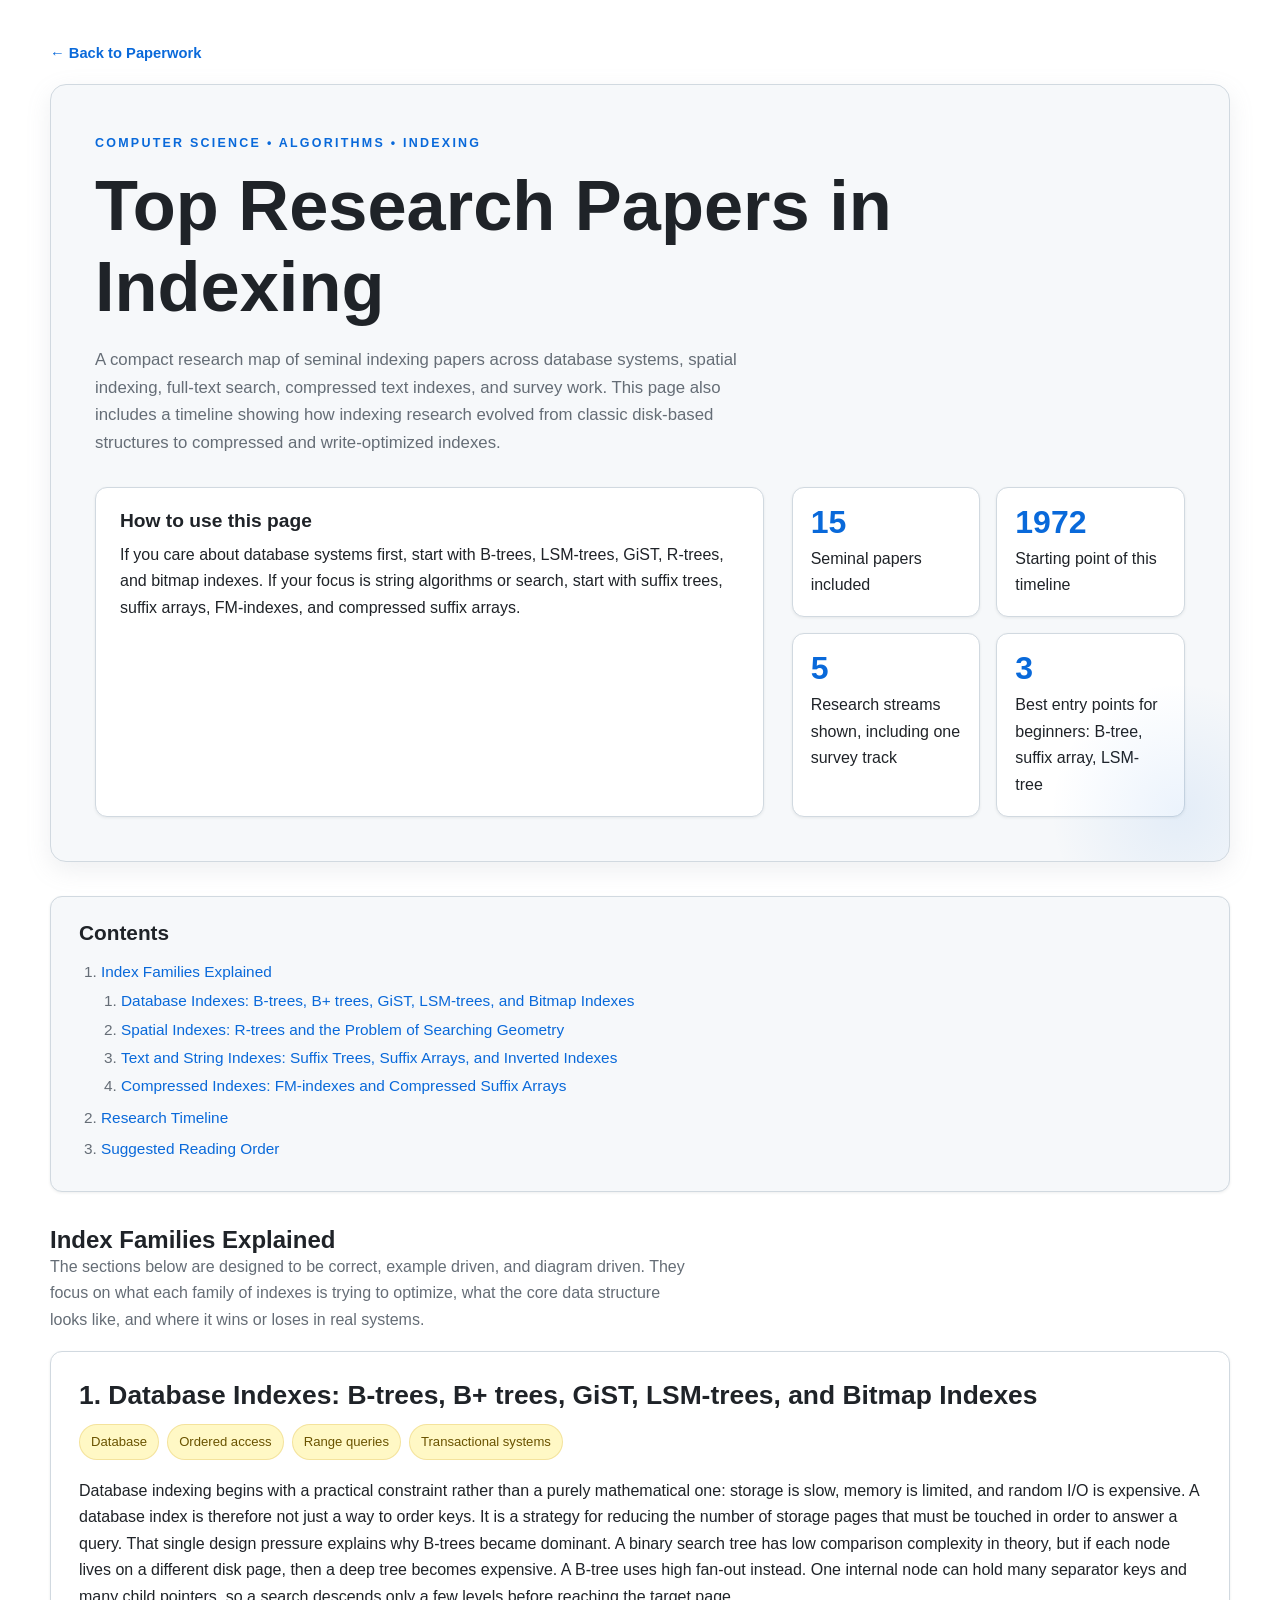
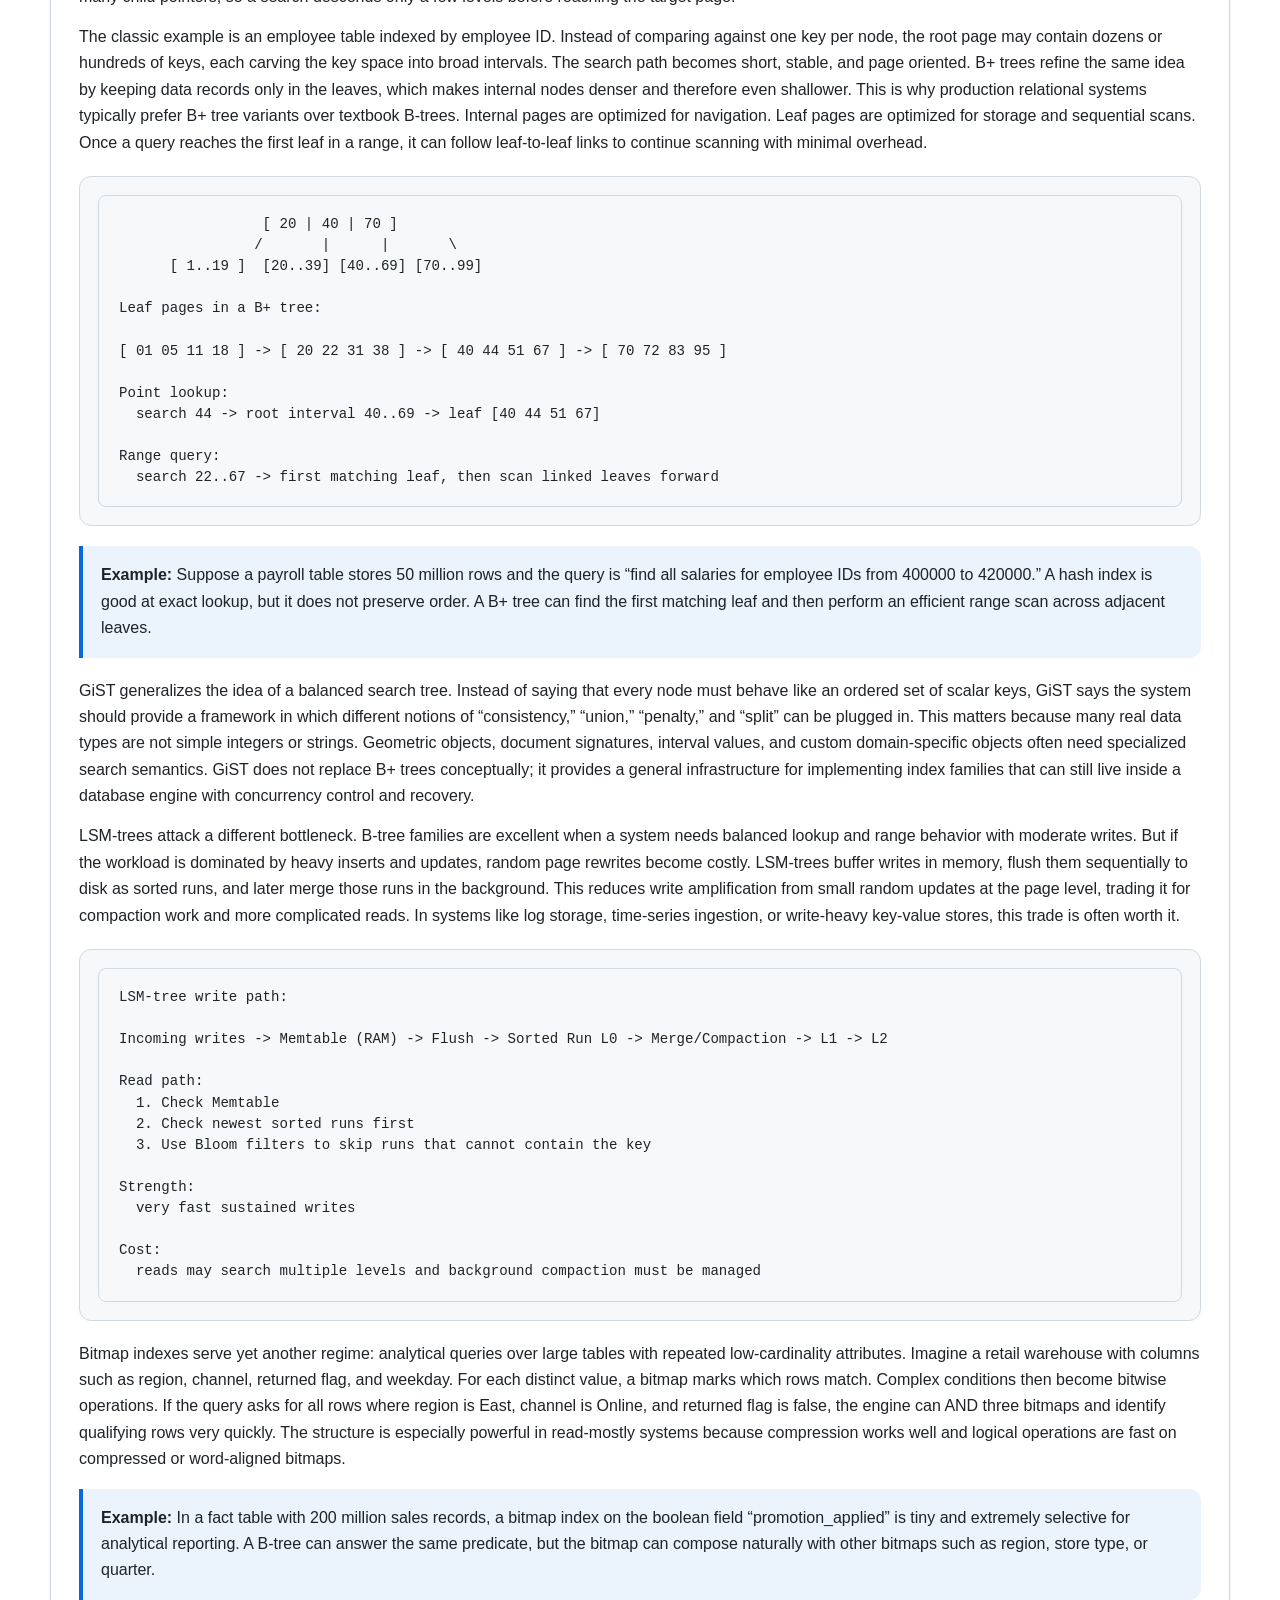
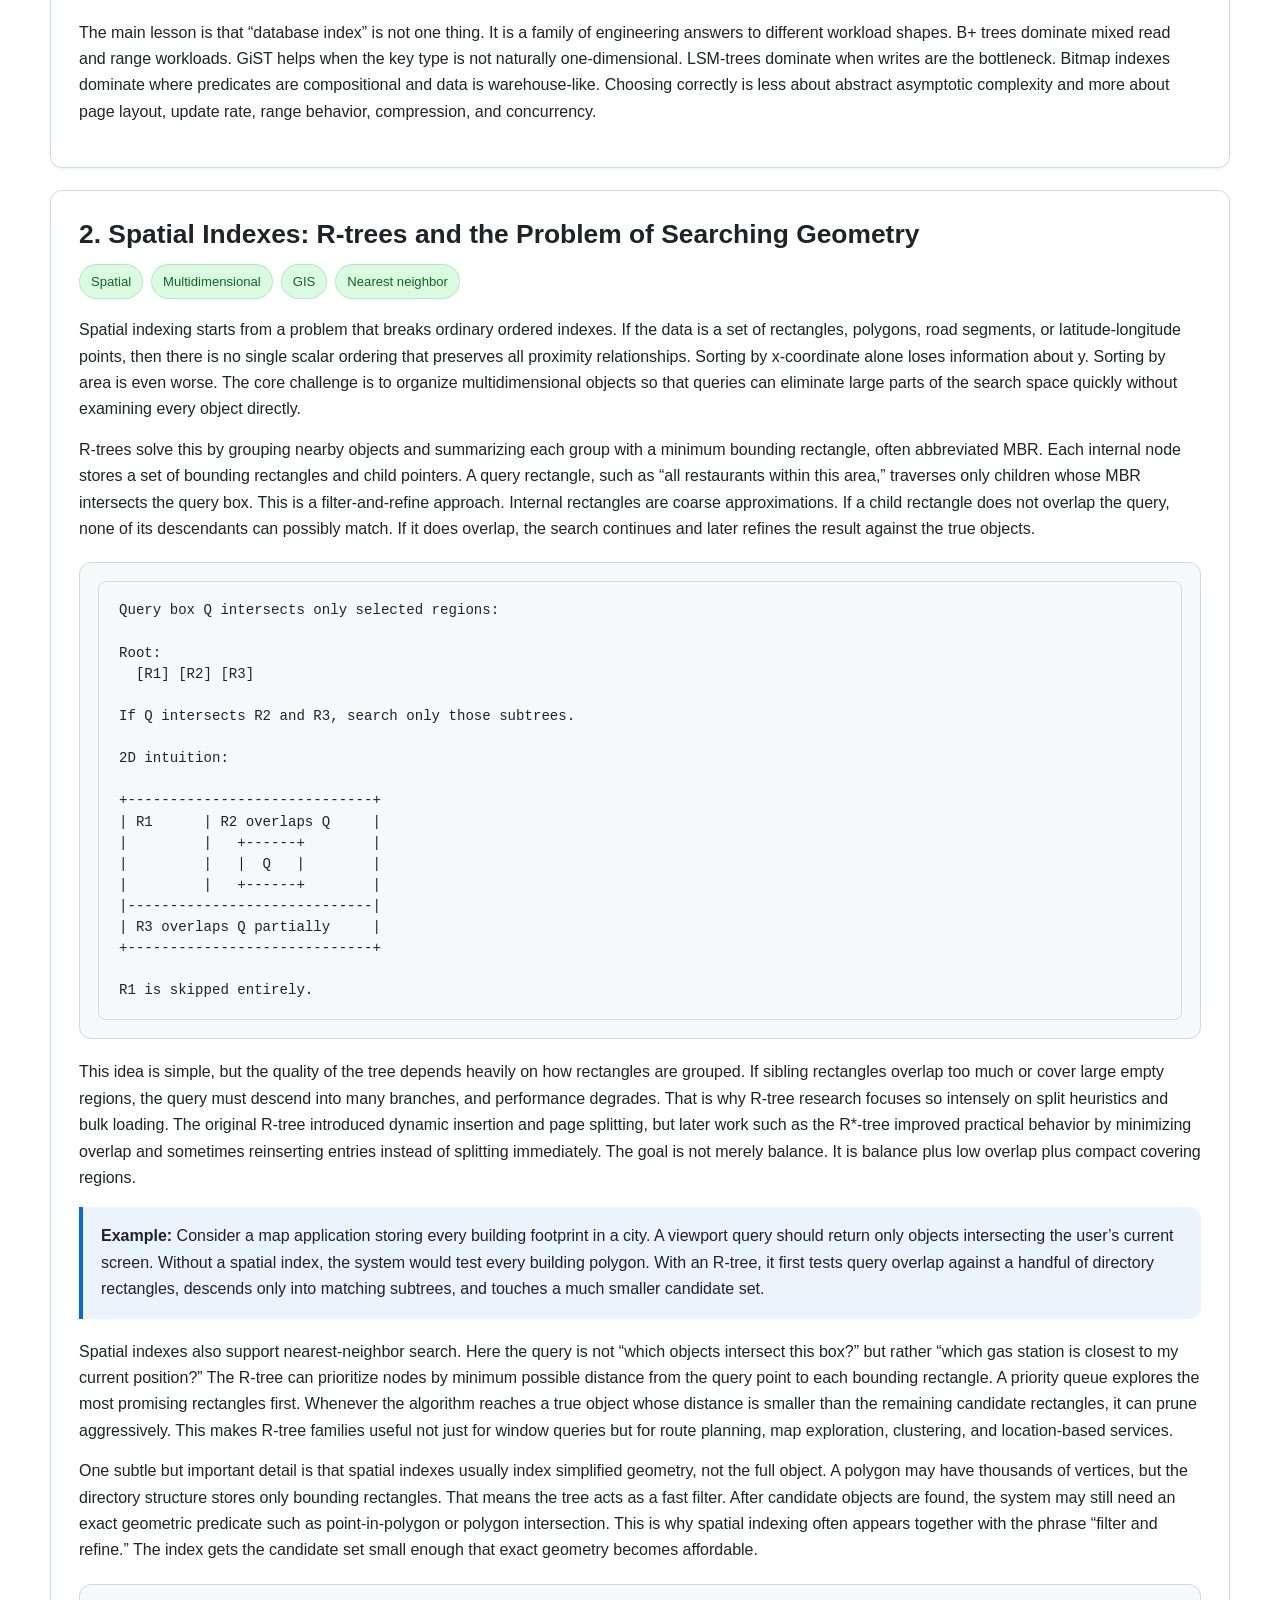
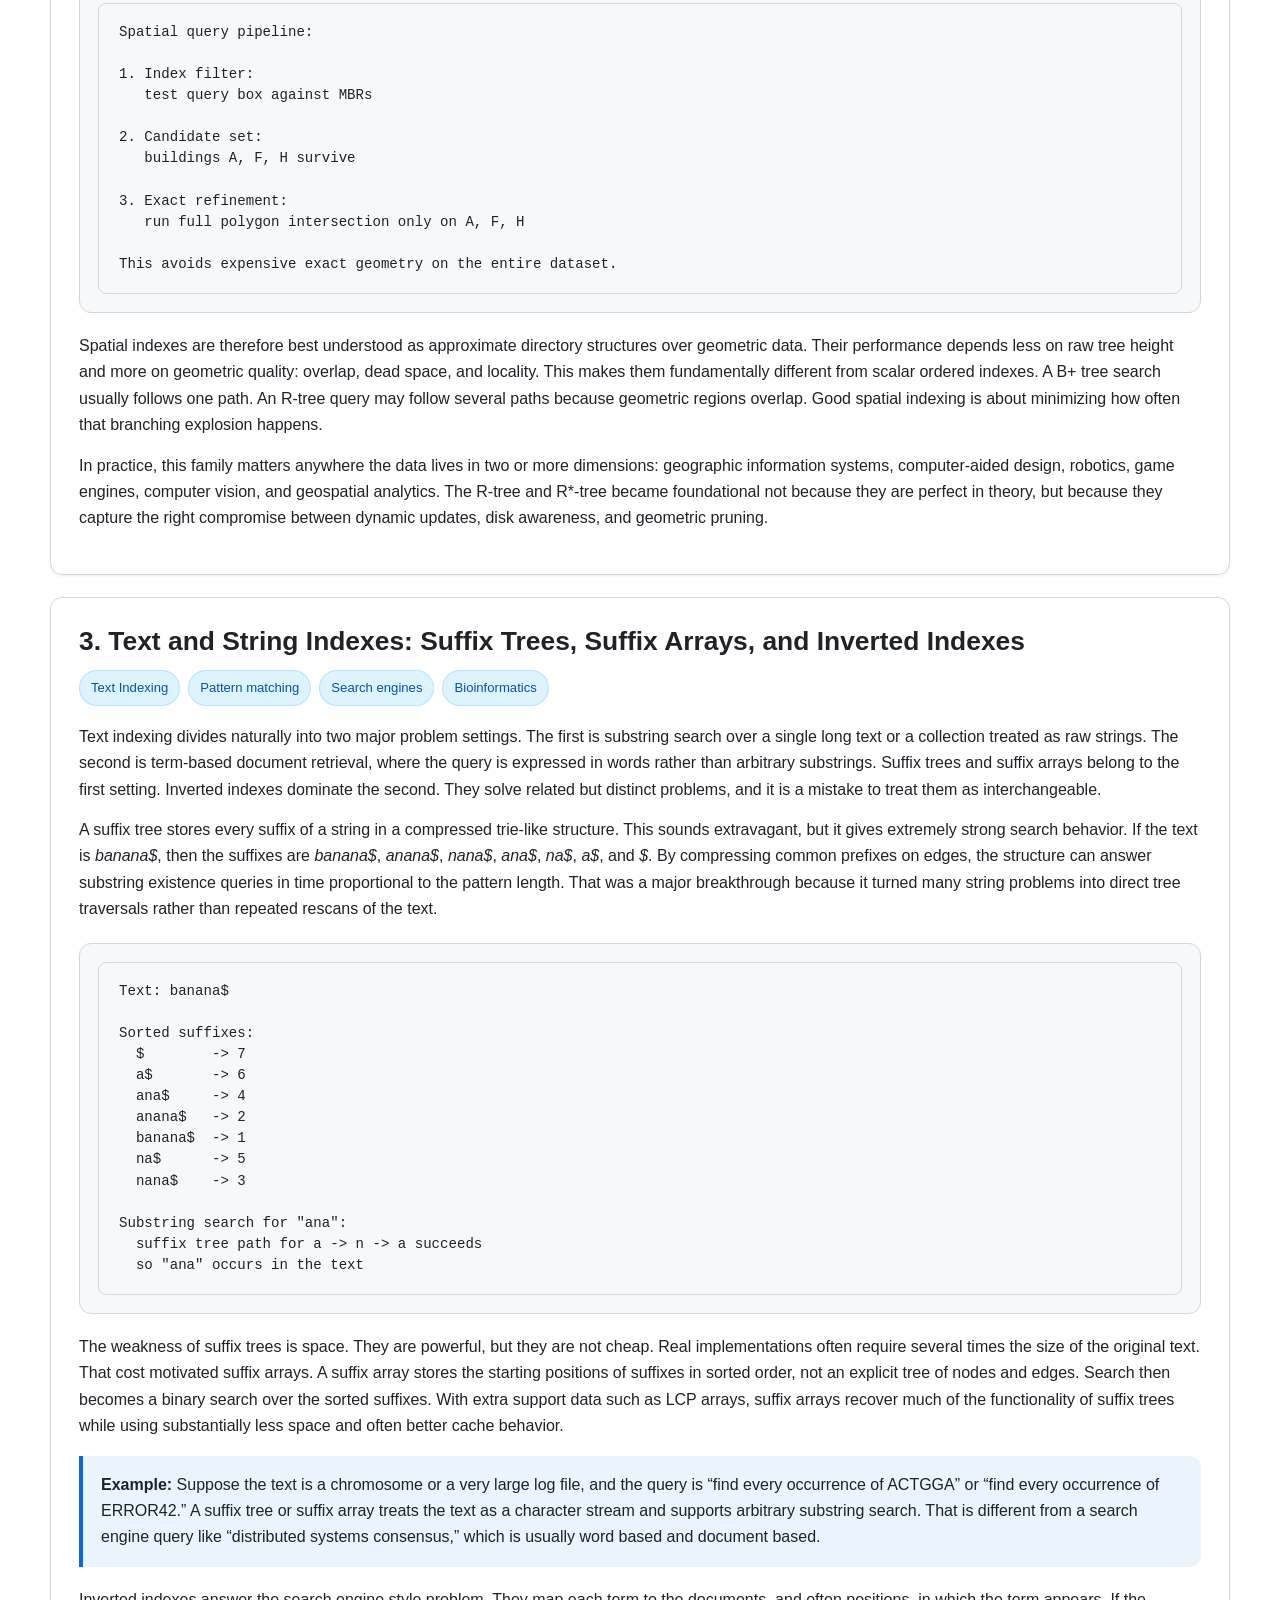
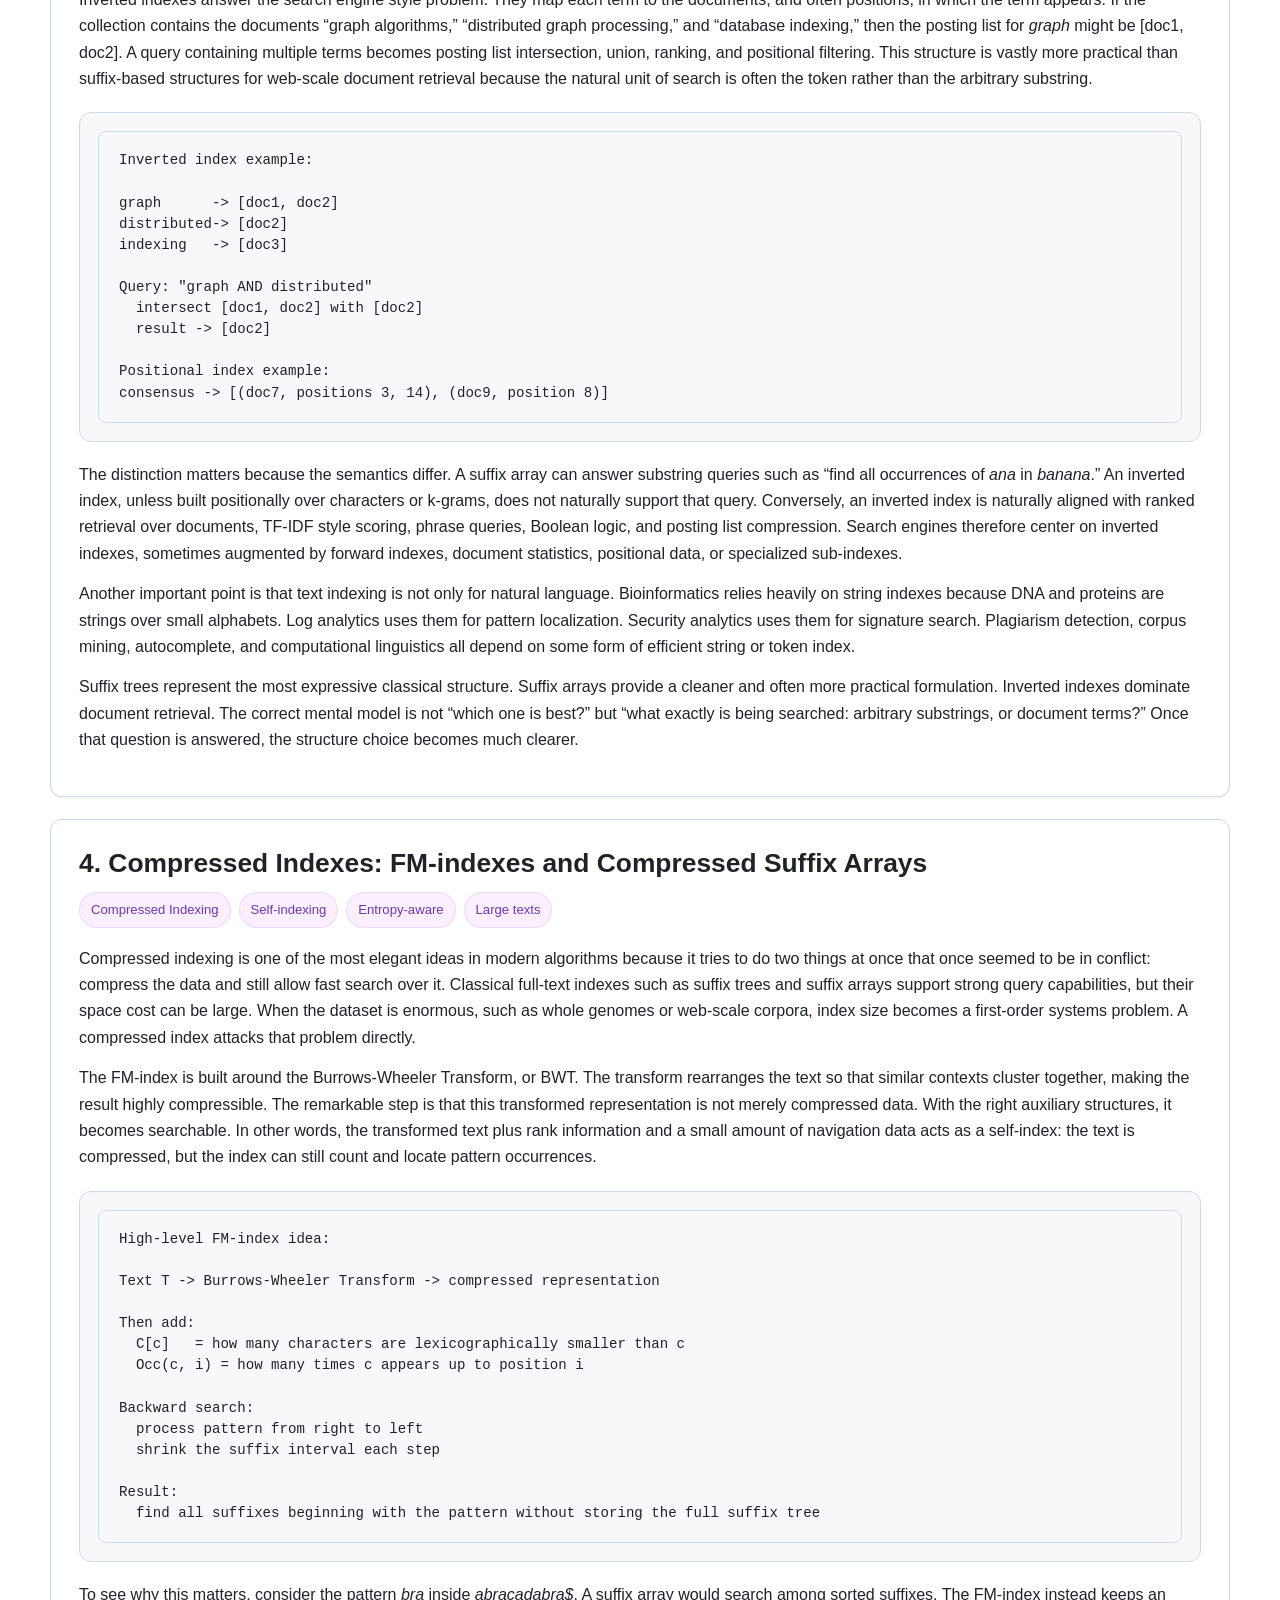
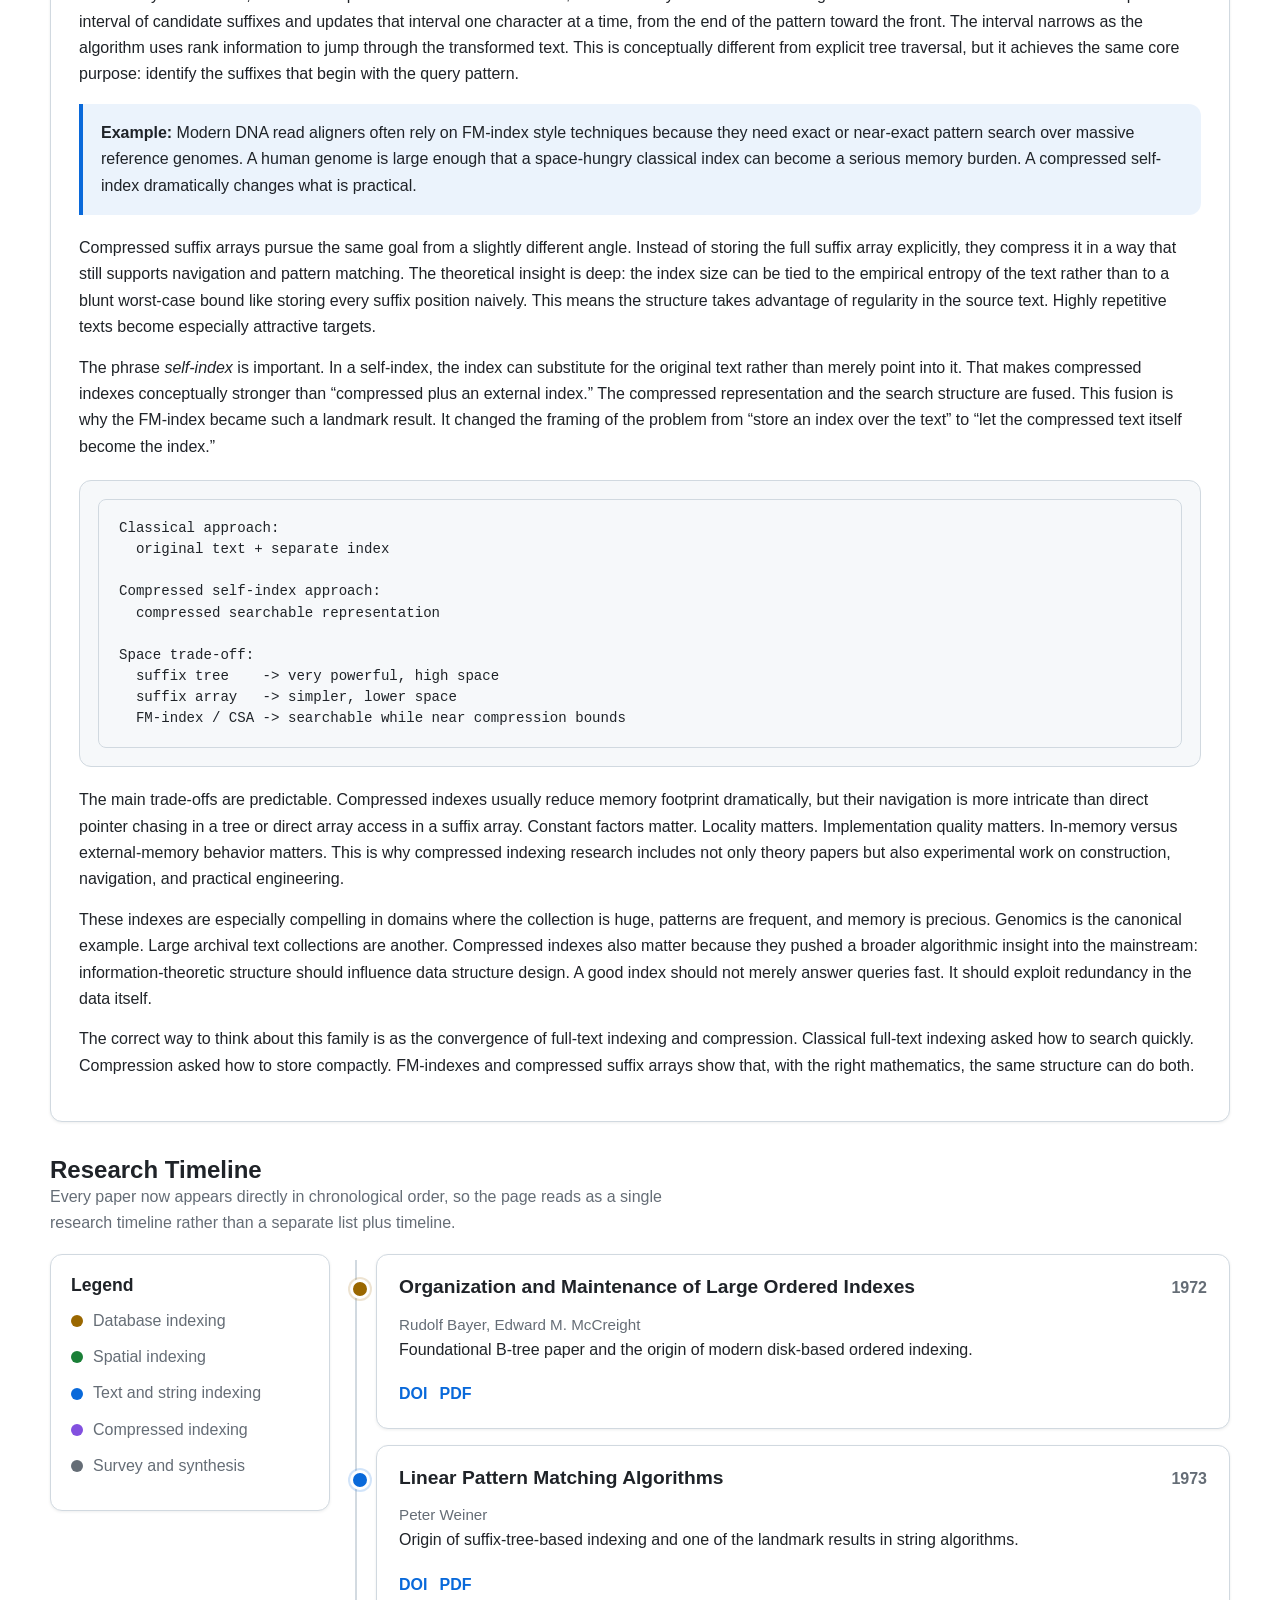
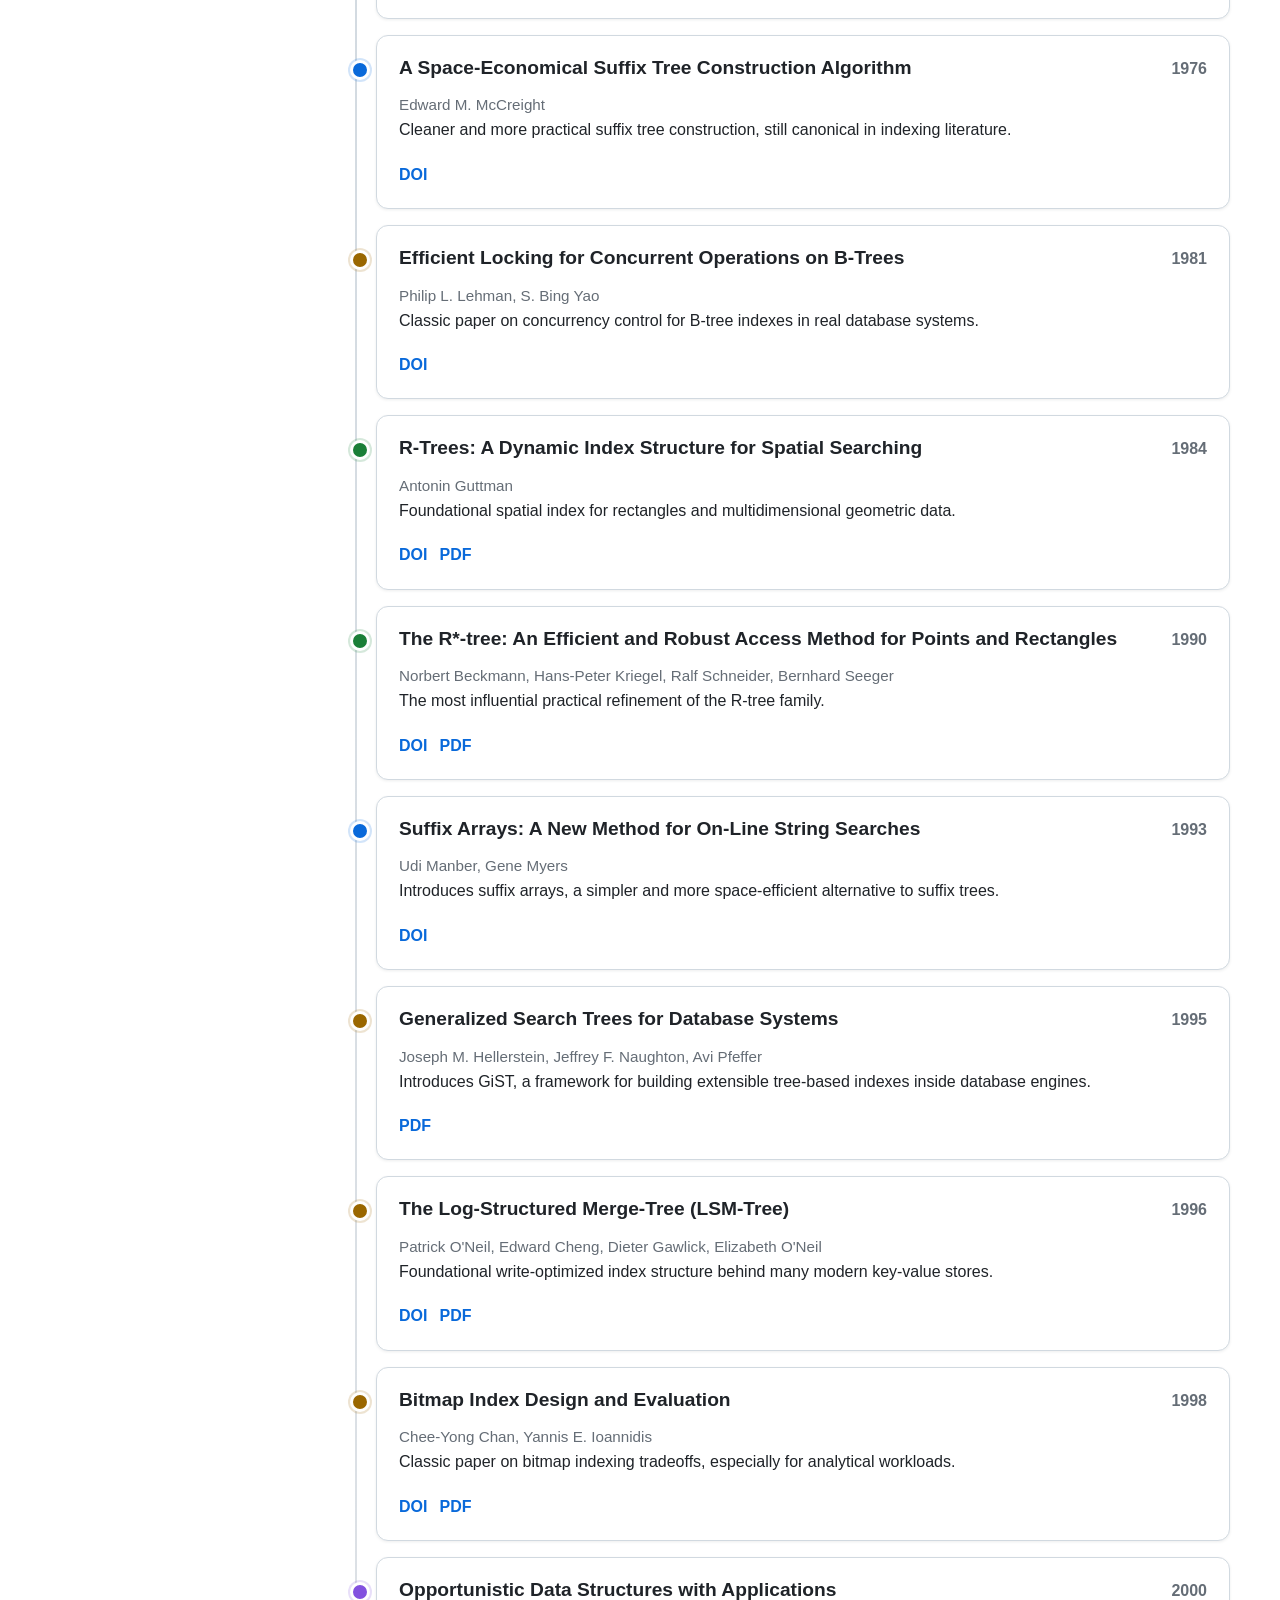
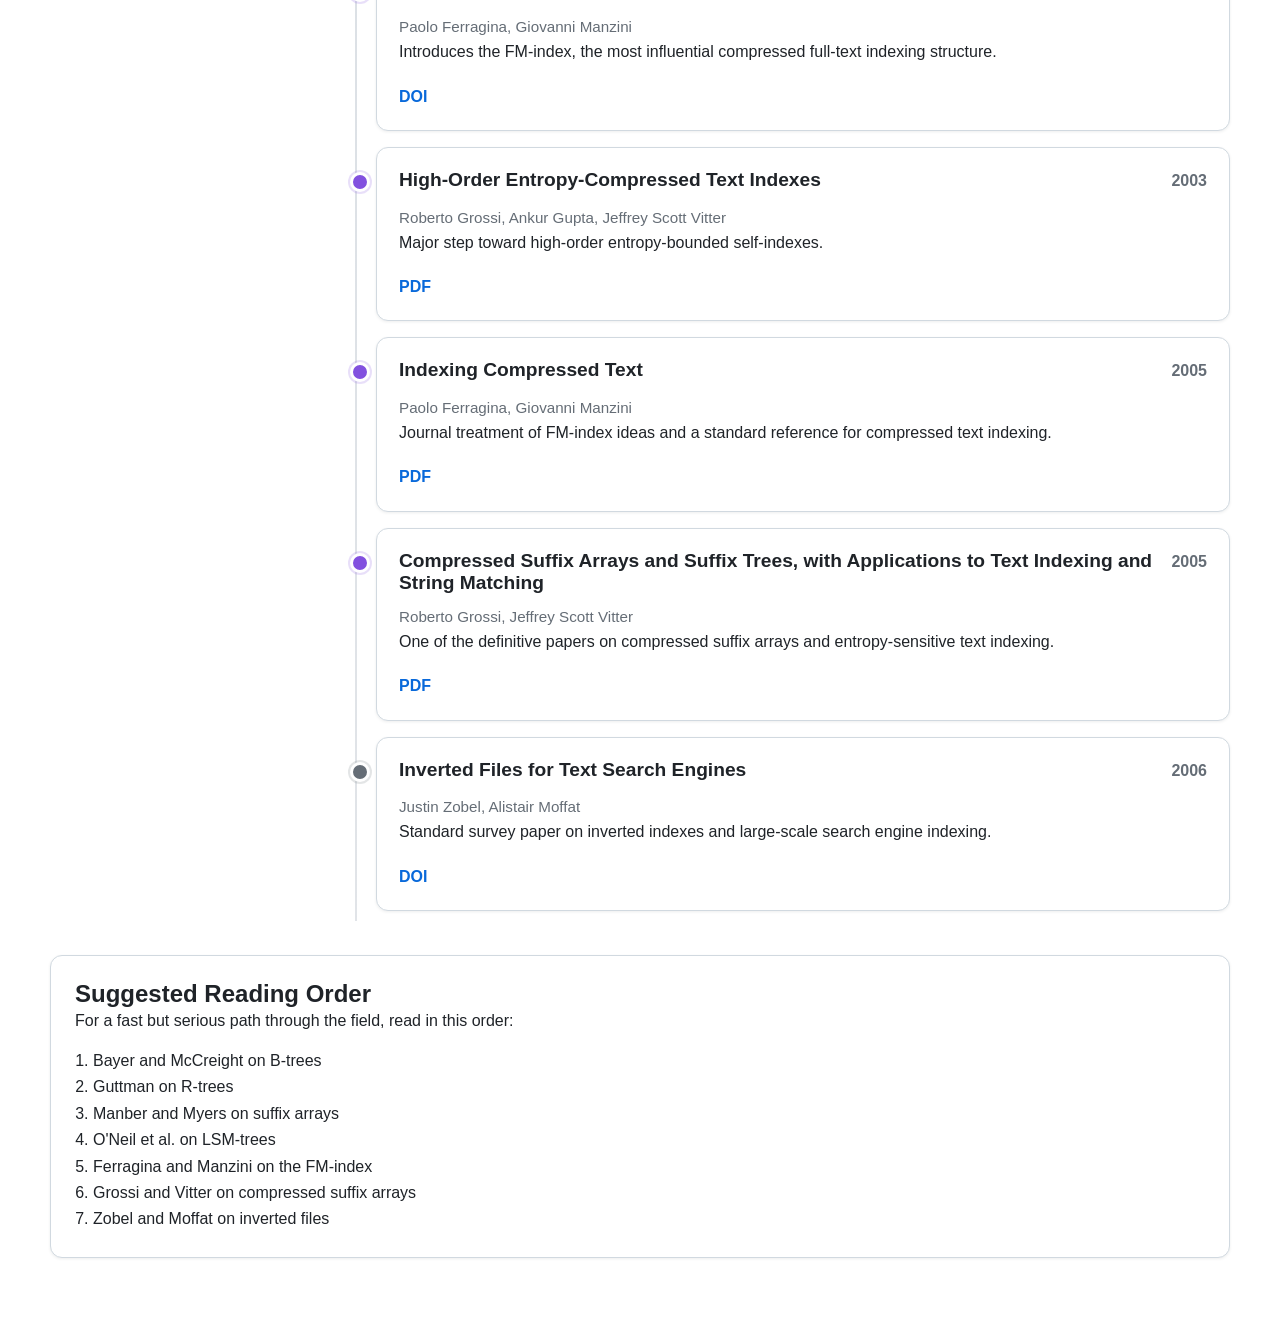
<file: web/indexing_research_timeline.html>
<!DOCTYPE html>
<html lang="en">

<head>
    <meta charset="UTF-8" />
    <meta name="viewport" content="width=device-width, initial-scale=1.0" />
    <title>Top Research Papers in Indexing</title>
    <link rel="stylesheet" href="styles.css">
</head>

<body class="layout-article accent-teal">
    <main class="page">
        <nav class="back-nav"><a href="index.html">← Back to Paperwork</a></nav>
        <section class="hero">
            <span class="eyebrow">Computer Science • Algorithms • Indexing</span>
            <h1>Top Research Papers in Indexing</h1>
            <p class="subtitle">
                A compact research map of seminal indexing papers across database systems,
                spatial indexing, full-text search, compressed text indexes, and survey work.
                This page also includes a timeline showing how indexing research evolved from
                classic disk-based structures to compressed and write-optimized indexes.
            </p>

            <div class="hero-grid">
                <article class="callout">
                    <h2>How to use this page</h2>
                    <p>
                        If you care about database systems first, start with B-trees, LSM-trees,
                        GiST, R-trees, and bitmap indexes. If your focus is string algorithms or
                        search, start with suffix trees, suffix arrays, FM-indexes, and compressed
                        suffix arrays.
                    </p>
                </article>

                <div class="stats">
                    <article class="stat-card">
                        <strong>15</strong>
                        <span>Seminal papers included</span>
                    </article>
                    <article class="stat-card">
                        <strong>1972</strong>
                        <span>Starting point of this timeline</span>
                    </article>
                    <article class="stat-card">
                        <strong>5</strong>
                        <span>Research streams shown, including one survey track</span>
                    </article>
                    <article class="stat-card">
                        <strong>3</strong>
                        <span>Best entry points for beginners: B-tree, suffix array, LSM-tree</span>
                    </article>
                </div>
            </div>
        </section>

        <nav class="toc" id="toc">
            <h2>Contents</h2>
            <ol>
                <li>
                    <a href="#index-families">Index Families Explained</a>
                    <ol>
                        <li><a href="#database-indexes">Database Indexes: B-trees, B+ trees, GiST, LSM-trees, and Bitmap Indexes</a></li>
                        <li><a href="#spatial-indexes">Spatial Indexes: R-trees and the Problem of Searching Geometry</a></li>
                        <li><a href="#text-indexes">Text and String Indexes: Suffix Trees, Suffix Arrays, and Inverted Indexes</a></li>
                        <li><a href="#compressed-indexes">Compressed Indexes: FM-indexes and Compressed Suffix Arrays</a></li>
                    </ol>
                </li>
                <li><a href="#research-timeline">Research Timeline</a></li>
                <li><a href="#reading-order">Suggested Reading Order</a></li>
            </ol>
        </nav>

        <section class="guide-section" id="index-families">
            <div class="section-header">
                <div>
                    <h2>Index Families Explained</h2>
                    <p>
                        The sections below are designed to be correct, example driven, and diagram driven. They focus on what each family of indexes is trying to optimize, what the core data structure looks like, and where it wins or loses in real systems.
                    </p>
                </div>
            </div>

            <article class="guide-card" id="database-indexes">
                <h3>1. Database Indexes: B-trees, B+ trees, GiST, LSM-trees, and Bitmap Indexes</h3>
                <div class="guide-meta">
                    <span class="chip database">Database</span>
                    <span class="chip database">Ordered access</span>
                    <span class="chip database">Range queries</span>
                    <span class="chip database">Transactional systems</span>
                </div>
                <p>
                    Database indexing begins with a practical constraint rather than a purely mathematical one: storage is slow, memory is limited, and random I/O is expensive. A database index is therefore not just a way to order keys. It is a strategy for reducing the number of storage pages that must be touched in order to answer a query. That single design pressure explains why B-trees became dominant. A binary search tree has low comparison complexity in theory, but if each node lives on a different disk page, then a deep tree becomes expensive. A B-tree uses high fan-out instead. One internal node can hold many separator keys and many child pointers, so a search descends only a few levels before reaching the target page.
                </p>
                <p>
                    The classic example is an employee table indexed by employee ID. Instead of comparing against one key per node, the root page may contain dozens or hundreds of keys, each carving the key space into broad intervals. The search path becomes short, stable, and page oriented. B+ trees refine the same idea by keeping data records only in the leaves, which makes internal nodes denser and therefore even shallower. This is why production relational systems typically prefer B+ tree variants over textbook B-trees. Internal pages are optimized for navigation. Leaf pages are optimized for storage and sequential scans. Once a query reaches the first leaf in a range, it can follow leaf-to-leaf links to continue scanning with minimal overhead.
                </p>
                <div class="diagram">
                    <pre>                 [ 20 | 40 | 70 ]
                /       |      |       \
      [ 1..19 ]  [20..39] [40..69] [70..99]

Leaf pages in a B+ tree:

[ 01 05 11 18 ] -> [ 20 22 31 38 ] -> [ 40 44 51 67 ] -> [ 70 72 83 95 ]

Point lookup:
  search 44 -> root interval 40..69 -> leaf [40 44 51 67]

Range query:
  search 22..67 -> first matching leaf, then scan linked leaves forward</pre>
                </div>
                <div class="example-box">
                    <strong>Example:</strong> Suppose a payroll table stores 50 million rows and the query is “find all salaries for employee IDs from 400000 to 420000.” A hash index is good at exact lookup, but it does not preserve order. A B+ tree can find the first matching leaf and then perform an efficient range scan across adjacent leaves.
                </div>
                <p>
                    GiST generalizes the idea of a balanced search tree. Instead of saying that every node must behave like an ordered set of scalar keys, GiST says the system should provide a framework in which different notions of “consistency,” “union,” “penalty,” and “split” can be plugged in. This matters because many real data types are not simple integers or strings. Geometric objects, document signatures, interval values, and custom domain-specific objects often need specialized search semantics. GiST does not replace B+ trees conceptually; it provides a general infrastructure for implementing index families that can still live inside a database engine with concurrency control and recovery.
                </p>
                <p>
                    LSM-trees attack a different bottleneck. B-tree families are excellent when a system needs balanced lookup and range behavior with moderate writes. But if the workload is dominated by heavy inserts and updates, random page rewrites become costly. LSM-trees buffer writes in memory, flush them sequentially to disk as sorted runs, and later merge those runs in the background. This reduces write amplification from small random updates at the page level, trading it for compaction work and more complicated reads. In systems like log storage, time-series ingestion, or write-heavy key-value stores, this trade is often worth it.
                </p>
                <div class="diagram">
                    <pre>LSM-tree write path:

Incoming writes -> Memtable (RAM) -> Flush -> Sorted Run L0 -> Merge/Compaction -> L1 -> L2

Read path:
  1. Check Memtable
  2. Check newest sorted runs first
  3. Use Bloom filters to skip runs that cannot contain the key

Strength:
  very fast sustained writes

Cost:
  reads may search multiple levels and background compaction must be managed</pre>
                </div>
                <p>
                    Bitmap indexes serve yet another regime: analytical queries over large tables with repeated low-cardinality attributes. Imagine a retail warehouse with columns such as region, channel, returned flag, and weekday. For each distinct value, a bitmap marks which rows match. Complex conditions then become bitwise operations. If the query asks for all rows where region is East, channel is Online, and returned flag is false, the engine can AND three bitmaps and identify qualifying rows very quickly. The structure is especially powerful in read-mostly systems because compression works well and logical operations are fast on compressed or word-aligned bitmaps.
                </p>
                <div class="example-box">
                    <strong>Example:</strong> In a fact table with 200 million sales records, a bitmap index on the boolean field “promotion_applied” is tiny and extremely selective for analytical reporting. A B-tree can answer the same predicate, but the bitmap can compose naturally with other bitmaps such as region, store type, or quarter.
                </div>
                <p>
                    The main lesson is that “database index” is not one thing. It is a family of engineering answers to different workload shapes. B+ trees dominate mixed read and range workloads. GiST helps when the key type is not naturally one-dimensional. LSM-trees dominate when writes are the bottleneck. Bitmap indexes dominate where predicates are compositional and data is warehouse-like. Choosing correctly is less about abstract asymptotic complexity and more about page layout, update rate, range behavior, compression, and concurrency.
                </p>
            </article>

            <article class="guide-card" id="spatial-indexes">
                <h3>2. Spatial Indexes: R-trees and the Problem of Searching Geometry</h3>
                <div class="guide-meta">
                    <span class="chip spatial">Spatial</span>
                    <span class="chip spatial">Multidimensional</span>
                    <span class="chip spatial">GIS</span>
                    <span class="chip spatial">Nearest neighbor</span>
                </div>
                <p>
                    Spatial indexing starts from a problem that breaks ordinary ordered indexes. If the data is a set of rectangles, polygons, road segments, or latitude-longitude points, then there is no single scalar ordering that preserves all proximity relationships. Sorting by x-coordinate alone loses information about y. Sorting by area is even worse. The core challenge is to organize multidimensional objects so that queries can eliminate large parts of the search space quickly without examining every object directly.
                </p>
                <p>
                    R-trees solve this by grouping nearby objects and summarizing each group with a minimum bounding rectangle, often abbreviated MBR. Each internal node stores a set of bounding rectangles and child pointers. A query rectangle, such as “all restaurants within this area,” traverses only children whose MBR intersects the query box. This is a filter-and-refine approach. Internal rectangles are coarse approximations. If a child rectangle does not overlap the query, none of its descendants can possibly match. If it does overlap, the search continues and later refines the result against the true objects.
                </p>
                <div class="diagram">
                    <pre>Query box Q intersects only selected regions:

Root:
  [R1] [R2] [R3]

If Q intersects R2 and R3, search only those subtrees.

2D intuition:

+-----------------------------+
| R1      | R2 overlaps Q     |
|         |   +------+        |
|         |   |  Q   |        |
|         |   +------+        |
|-----------------------------|
| R3 overlaps Q partially     |
+-----------------------------+

R1 is skipped entirely.</pre>
                </div>
                <p>
                    This idea is simple, but the quality of the tree depends heavily on how rectangles are grouped. If sibling rectangles overlap too much or cover large empty regions, the query must descend into many branches, and performance degrades. That is why R-tree research focuses so intensely on split heuristics and bulk loading. The original R-tree introduced dynamic insertion and page splitting, but later work such as the R*-tree improved practical behavior by minimizing overlap and sometimes reinserting entries instead of splitting immediately. The goal is not merely balance. It is balance plus low overlap plus compact covering regions.
                </p>
                <div class="example-box">
                    <strong>Example:</strong> Consider a map application storing every building footprint in a city. A viewport query should return only objects intersecting the user’s current screen. Without a spatial index, the system would test every building polygon. With an R-tree, it first tests query overlap against a handful of directory rectangles, descends only into matching subtrees, and touches a much smaller candidate set.
                </div>
                <p>
                    Spatial indexes also support nearest-neighbor search. Here the query is not “which objects intersect this box?” but rather “which gas station is closest to my current position?” The R-tree can prioritize nodes by minimum possible distance from the query point to each bounding rectangle. A priority queue explores the most promising rectangles first. Whenever the algorithm reaches a true object whose distance is smaller than the remaining candidate rectangles, it can prune aggressively. This makes R-tree families useful not just for window queries but for route planning, map exploration, clustering, and location-based services.
                </p>
                <p>
                    One subtle but important detail is that spatial indexes usually index simplified geometry, not the full object. A polygon may have thousands of vertices, but the directory structure stores only bounding rectangles. That means the tree acts as a fast filter. After candidate objects are found, the system may still need an exact geometric predicate such as point-in-polygon or polygon intersection. This is why spatial indexing often appears together with the phrase “filter and refine.” The index gets the candidate set small enough that exact geometry becomes affordable.
                </p>
                <div class="diagram">
                    <pre>Spatial query pipeline:

1. Index filter:
   test query box against MBRs

2. Candidate set:
   buildings A, F, H survive

3. Exact refinement:
   run full polygon intersection only on A, F, H

This avoids expensive exact geometry on the entire dataset.</pre>
                </div>
                <p>
                    Spatial indexes are therefore best understood as approximate directory structures over geometric data. Their performance depends less on raw tree height and more on geometric quality: overlap, dead space, and locality. This makes them fundamentally different from scalar ordered indexes. A B+ tree search usually follows one path. An R-tree query may follow several paths because geometric regions overlap. Good spatial indexing is about minimizing how often that branching explosion happens.
                </p>
                <p>
                    In practice, this family matters anywhere the data lives in two or more dimensions: geographic information systems, computer-aided design, robotics, game engines, computer vision, and geospatial analytics. The R-tree and R*-tree became foundational not because they are perfect in theory, but because they capture the right compromise between dynamic updates, disk awareness, and geometric pruning.
                </p>
            </article>

            <article class="guide-card" id="text-indexes">
                <h3>3. Text and String Indexes: Suffix Trees, Suffix Arrays, and Inverted Indexes</h3>
                <div class="guide-meta">
                    <span class="chip textual">Text Indexing</span>
                    <span class="chip textual">Pattern matching</span>
                    <span class="chip textual">Search engines</span>
                    <span class="chip textual">Bioinformatics</span>
                </div>
                <p>
                    Text indexing divides naturally into two major problem settings. The first is substring search over a single long text or a collection treated as raw strings. The second is term-based document retrieval, where the query is expressed in words rather than arbitrary substrings. Suffix trees and suffix arrays belong to the first setting. Inverted indexes dominate the second. They solve related but distinct problems, and it is a mistake to treat them as interchangeable.
                </p>
                <p>
                    A suffix tree stores every suffix of a string in a compressed trie-like structure. This sounds extravagant, but it gives extremely strong search behavior. If the text is <em>banana$</em>, then the suffixes are <em>banana$</em>, <em>anana$</em>, <em>nana$</em>, <em>ana$</em>, <em>na$</em>, <em>a$</em>, and <em>$</em>. By compressing common prefixes on edges, the structure can answer substring existence queries in time proportional to the pattern length. That was a major breakthrough because it turned many string problems into direct tree traversals rather than repeated rescans of the text.
                </p>
                <div class="diagram">
                    <pre>Text: banana$

Sorted suffixes:
  $        -> 7
  a$       -> 6
  ana$     -> 4
  anana$   -> 2
  banana$  -> 1
  na$      -> 5
  nana$    -> 3

Substring search for "ana":
  suffix tree path for a -> n -> a succeeds
  so "ana" occurs in the text</pre>
                </div>
                <p>
                    The weakness of suffix trees is space. They are powerful, but they are not cheap. Real implementations often require several times the size of the original text. That cost motivated suffix arrays. A suffix array stores the starting positions of suffixes in sorted order, not an explicit tree of nodes and edges. Search then becomes a binary search over the sorted suffixes. With extra support data such as LCP arrays, suffix arrays recover much of the functionality of suffix trees while using substantially less space and often better cache behavior.
                </p>
                <div class="example-box">
                    <strong>Example:</strong> Suppose the text is a chromosome or a very large log file, and the query is “find every occurrence of ACTGGA” or “find every occurrence of ERROR42.” A suffix tree or suffix array treats the text as a character stream and supports arbitrary substring search. That is different from a search engine query like “distributed systems consensus,” which is usually word based and document based.
                </div>
                <p>
                    Inverted indexes answer the search engine style problem. They map each term to the documents, and often positions, in which the term appears. If the collection contains the documents “graph algorithms,” “distributed graph processing,” and “database indexing,” then the posting list for <em>graph</em> might be [doc1, doc2]. A query containing multiple terms becomes posting list intersection, union, ranking, and positional filtering. This structure is vastly more practical than suffix-based structures for web-scale document retrieval because the natural unit of search is often the token rather than the arbitrary substring.
                </p>
                <div class="diagram">
                    <pre>Inverted index example:

graph      -> [doc1, doc2]
distributed-> [doc2]
indexing   -> [doc3]

Query: "graph AND distributed"
  intersect [doc1, doc2] with [doc2]
  result -> [doc2]

Positional index example:
consensus -> [(doc7, positions 3, 14), (doc9, position 8)]</pre>
                </div>
                <p>
                    The distinction matters because the semantics differ. A suffix array can answer substring queries such as “find all occurrences of <em>ana</em> in <em>banana</em>.” An inverted index, unless built positionally over characters or k-grams, does not naturally support that query. Conversely, an inverted index is naturally aligned with ranked retrieval over documents, TF-IDF style scoring, phrase queries, Boolean logic, and posting list compression. Search engines therefore center on inverted indexes, sometimes augmented by forward indexes, document statistics, positional data, or specialized sub-indexes.
                </p>
                <p>
                    Another important point is that text indexing is not only for natural language. Bioinformatics relies heavily on string indexes because DNA and proteins are strings over small alphabets. Log analytics uses them for pattern localization. Security analytics uses them for signature search. Plagiarism detection, corpus mining, autocomplete, and computational linguistics all depend on some form of efficient string or token index.
                </p>
                <p>
                    Suffix trees represent the most expressive classical structure. Suffix arrays provide a cleaner and often more practical formulation. Inverted indexes dominate document retrieval. The correct mental model is not “which one is best?” but “what exactly is being searched: arbitrary substrings, or document terms?” Once that question is answered, the structure choice becomes much clearer.
                </p>
            </article>

            <article class="guide-card" id="compressed-indexes">
                <h3>4. Compressed Indexes: FM-indexes and Compressed Suffix Arrays</h3>
                <div class="guide-meta">
                    <span class="chip compressed">Compressed Indexing</span>
                    <span class="chip compressed">Self-indexing</span>
                    <span class="chip compressed">Entropy-aware</span>
                    <span class="chip compressed">Large texts</span>
                </div>
                <p>
                    Compressed indexing is one of the most elegant ideas in modern algorithms because it tries to do two things at once that once seemed to be in conflict: compress the data and still allow fast search over it. Classical full-text indexes such as suffix trees and suffix arrays support strong query capabilities, but their space cost can be large. When the dataset is enormous, such as whole genomes or web-scale corpora, index size becomes a first-order systems problem. A compressed index attacks that problem directly.
                </p>
                <p>
                    The FM-index is built around the Burrows-Wheeler Transform, or BWT. The transform rearranges the text so that similar contexts cluster together, making the result highly compressible. The remarkable step is that this transformed representation is not merely compressed data. With the right auxiliary structures, it becomes searchable. In other words, the transformed text plus rank information and a small amount of navigation data acts as a self-index: the text is compressed, but the index can still count and locate pattern occurrences.
                </p>
                <div class="diagram">
                    <pre>High-level FM-index idea:

Text T -> Burrows-Wheeler Transform -> compressed representation

Then add:
  C[c]   = how many characters are lexicographically smaller than c
  Occ(c, i) = how many times c appears up to position i

Backward search:
  process pattern from right to left
  shrink the suffix interval each step

Result:
  find all suffixes beginning with the pattern without storing the full suffix tree</pre>
                </div>
                <p>
                    To see why this matters, consider the pattern <em>bra</em> inside <em>abracadabra$</em>. A suffix array would search among sorted suffixes. The FM-index instead keeps an interval of candidate suffixes and updates that interval one character at a time, from the end of the pattern toward the front. The interval narrows as the algorithm uses rank information to jump through the transformed text. This is conceptually different from explicit tree traversal, but it achieves the same core purpose: identify the suffixes that begin with the query pattern.
                </p>
                <div class="example-box">
                    <strong>Example:</strong> Modern DNA read aligners often rely on FM-index style techniques because they need exact or near-exact pattern search over massive reference genomes. A human genome is large enough that a space-hungry classical index can become a serious memory burden. A compressed self-index dramatically changes what is practical.
                </div>
                <p>
                    Compressed suffix arrays pursue the same goal from a slightly different angle. Instead of storing the full suffix array explicitly, they compress it in a way that still supports navigation and pattern matching. The theoretical insight is deep: the index size can be tied to the empirical entropy of the text rather than to a blunt worst-case bound like storing every suffix position naively. This means the structure takes advantage of regularity in the source text. Highly repetitive texts become especially attractive targets.
                </p>
                <p>
                    The phrase <em>self-index</em> is important. In a self-index, the index can substitute for the original text rather than merely point into it. That makes compressed indexes conceptually stronger than “compressed plus an external index.” The compressed representation and the search structure are fused. This fusion is why the FM-index became such a landmark result. It changed the framing of the problem from “store an index over the text” to “let the compressed text itself become the index.”
                </p>
                <div class="diagram">
                    <pre>Classical approach:
  original text + separate index

Compressed self-index approach:
  compressed searchable representation

Space trade-off:
  suffix tree    -> very powerful, high space
  suffix array   -> simpler, lower space
  FM-index / CSA -> searchable while near compression bounds</pre>
                </div>
                <p>
                    The main trade-offs are predictable. Compressed indexes usually reduce memory footprint dramatically, but their navigation is more intricate than direct pointer chasing in a tree or direct array access in a suffix array. Constant factors matter. Locality matters. Implementation quality matters. In-memory versus external-memory behavior matters. This is why compressed indexing research includes not only theory papers but also experimental work on construction, navigation, and practical engineering.
                </p>
                <p>
                    These indexes are especially compelling in domains where the collection is huge, patterns are frequent, and memory is precious. Genomics is the canonical example. Large archival text collections are another. Compressed indexes also matter because they pushed a broader algorithmic insight into the mainstream: information-theoretic structure should influence data structure design. A good index should not merely answer queries fast. It should exploit redundancy in the data itself.
                </p>
                <p>
                    The correct way to think about this family is as the convergence of full-text indexing and compression. Classical full-text indexing asked how to search quickly. Compression asked how to store compactly. FM-indexes and compressed suffix arrays show that, with the right mathematics, the same structure can do both.
                </p>
            </article>
        </section>

        <section class="section">
            <div class="section-header">
                <div>
                    <h2 id="research-timeline">Research Timeline</h2>
                    <p>
                        Every paper now appears directly in chronological order, so the page reads as a
                        single research timeline rather than a separate list plus timeline.
                    </p>
                </div>
            </div>

            <div class="timeline-wrap">
                <aside class="legend">
                    <h3>Legend</h3>
                    <ul>
                        <li><span class="dot database"></span> Database indexing</li>
                        <li><span class="dot spatial"></span> Spatial indexing</li>
                        <li><span class="dot textual"></span> Text and string indexing</li>
                        <li><span class="dot compressed"></span> Compressed indexing</li>
                        <li><span class="dot survey"></span> Survey and synthesis</li>
                    </ul>
                </aside>

                <div class="timeline">
                    <article class="timeline-card database">
                        <header>
                            <h3>Organization and Maintenance of Large Ordered Indexes</h3>
                            <span class="timeline-year">1972</span>
                        </header>
                        <p class="timeline-authors">Rudolf Bayer, Edward M. McCreight</p>
                        <p>Foundational B-tree paper and the origin of modern disk-based ordered indexing.</p>
                        <div class="timeline-links">
                            <a href="https://doi.org/10.1007/BF00288683" target="_blank" rel="noreferrer">DOI</a>
                            <a href="https://infolab.usc.edu/csci585/Spring2010/den_ar/indexing.pdf" target="_blank"
                                rel="noreferrer">PDF</a>
                        </div>
                    </article>

                    <article class="timeline-card textual">
                        <header>
                            <h3>Linear Pattern Matching Algorithms</h3>
                            <span class="timeline-year">1973</span>
                        </header>
                        <p class="timeline-authors">Peter Weiner</p>
                        <p>Origin of suffix-tree-based indexing and one of the landmark results in string algorithms.
                        </p>
                        <div class="timeline-links">
                            <a href="https://doi.org/10.1109/SWAT.1973.13" target="_blank" rel="noreferrer">DOI</a>
                            <a href="https://web.archive.org/web/20160303211939/http://airelles.i3s.unice.fr/files/Weiner.pdf"
                                target="_blank" rel="noreferrer">PDF</a>
                        </div>
                    </article>

                    <article class="timeline-card textual">
                        <header>
                            <h3>A Space-Economical Suffix Tree Construction Algorithm</h3>
                            <span class="timeline-year">1976</span>
                        </header>
                        <p class="timeline-authors">Edward M. McCreight</p>
                        <p>Cleaner and more practical suffix tree construction, still canonical in indexing literature.
                        </p>
                        <div class="timeline-links">
                            <a href="https://doi.org/10.1145/321941.321946" target="_blank" rel="noreferrer">DOI</a>
                        </div>
                    </article>

                    <article class="timeline-card database">
                        <header>
                            <h3>Efficient Locking for Concurrent Operations on B-Trees</h3>
                            <span class="timeline-year">1981</span>
                        </header>
                        <p class="timeline-authors">Philip L. Lehman, S. Bing Yao</p>
                        <p>Classic paper on concurrency control for B-tree indexes in real database systems.</p>
                        <div class="timeline-links">
                            <a href="https://doi.org/10.1145/319628.319663" target="_blank" rel="noreferrer">DOI</a>
                        </div>
                    </article>

                    <article class="timeline-card spatial">
                        <header>
                            <h3>R-Trees: A Dynamic Index Structure for Spatial Searching</h3>
                            <span class="timeline-year">1984</span>
                        </header>
                        <p class="timeline-authors">Antonin Guttman</p>
                        <p>Foundational spatial index for rectangles and multidimensional geometric data.</p>
                        <div class="timeline-links">
                            <a href="https://doi.org/10.1145/602259.602266" target="_blank" rel="noreferrer">DOI</a>
                            <a href="http://www-db.deis.unibo.it/courses/SI-LS/papers/Gut84.pdf" target="_blank"
                                rel="noreferrer">PDF</a>
                        </div>
                    </article>

                    <article class="timeline-card spatial">
                        <header>
                            <h3>The R*-tree: An Efficient and Robust Access Method for Points and Rectangles</h3>
                            <span class="timeline-year">1990</span>
                        </header>
                        <p class="timeline-authors">Norbert Beckmann, Hans-Peter Kriegel, Ralf Schneider, Bernhard
                            Seeger</p>
                        <p>The most influential practical refinement of the R-tree family.</p>
                        <div class="timeline-links">
                            <a href="https://doi.org/10.1145/93597.98741" target="_blank" rel="noreferrer">DOI</a>
                            <a href="http://dbs.mathematik.uni-marburg.de/publications/myPapers/1990/BKSS90.pdf"
                                target="_blank" rel="noreferrer">PDF</a>
                        </div>
                    </article>

                    <article class="timeline-card textual">
                        <header>
                            <h3>Suffix Arrays: A New Method for On-Line String Searches</h3>
                            <span class="timeline-year">1993</span>
                        </header>
                        <p class="timeline-authors">Udi Manber, Gene Myers</p>
                        <p>Introduces suffix arrays, a simpler and more space-efficient alternative to suffix trees.</p>
                        <div class="timeline-links">
                            <a href="https://doi.org/10.1137/0222058" target="_blank" rel="noreferrer">DOI</a>
                        </div>
                    </article>

                    <article class="timeline-card database">
                        <header>
                            <h3>Generalized Search Trees for Database Systems</h3>
                            <span class="timeline-year">1995</span>
                        </header>
                        <p class="timeline-authors">Joseph M. Hellerstein, Jeffrey F. Naughton, Avi Pfeffer</p>
                        <p>Introduces GiST, a framework for building extensible tree-based indexes inside database
                            engines.</p>
                        <div class="timeline-links">
                            <a href="http://db.cs.berkeley.edu/papers/vldb95-gist.pdf" target="_blank"
                                rel="noreferrer">PDF</a>
                        </div>
                    </article>

                    <article class="timeline-card database">
                        <header>
                            <h3>The Log-Structured Merge-Tree (LSM-Tree)</h3>
                            <span class="timeline-year">1996</span>
                        </header>
                        <p class="timeline-authors">Patrick O'Neil, Edward Cheng, Dieter Gawlick, Elizabeth O'Neil</p>
                        <p>Foundational write-optimized index structure behind many modern key-value stores.</p>
                        <div class="timeline-links">
                            <a href="https://doi.org/10.1007/s002360050048" target="_blank" rel="noreferrer">DOI</a>
                            <a href="https://www.cs.umb.edu/~poneil/lsmtree.pdf" target="_blank"
                                rel="noreferrer">PDF</a>
                        </div>
                    </article>

                    <article class="timeline-card database">
                        <header>
                            <h3>Bitmap Index Design and Evaluation</h3>
                            <span class="timeline-year">1998</span>
                        </header>
                        <p class="timeline-authors">Chee-Yong Chan, Yannis E. Ioannidis</p>
                        <p>Classic paper on bitmap indexing tradeoffs, especially for analytical workloads.</p>
                        <div class="timeline-links">
                            <a href="https://doi.org/10.1145/276304.276336" target="_blank" rel="noreferrer">DOI</a>
                            <a href="http://www.comp.nus.edu.sg/~chancy/sigmod98.pdf" target="_blank"
                                rel="noreferrer">PDF</a>
                        </div>
                    </article>

                    <article class="timeline-card compressed">
                        <header>
                            <h3>Opportunistic Data Structures with Applications</h3>
                            <span class="timeline-year">2000</span>
                        </header>
                        <p class="timeline-authors">Paolo Ferragina, Giovanni Manzini</p>
                        <p>Introduces the FM-index, the most influential compressed full-text indexing structure.</p>
                        <div class="timeline-links">
                            <a href="https://doi.org/10.1109/SFCS.2000.892127" target="_blank" rel="noreferrer">DOI</a>
                        </div>
                    </article>

                    <article class="timeline-card compressed">
                        <header>
                            <h3>High-Order Entropy-Compressed Text Indexes</h3>
                            <span class="timeline-year">2003</span>
                        </header>
                        <p class="timeline-authors">Roberto Grossi, Ankur Gupta, Jeffrey Scott Vitter</p>
                        <p>Major step toward high-order entropy-bounded self-indexes.</p>
                        <div class="timeline-links">
                            <a href="https://kuscholarworks.ku.edu/bitstream/handle/1808/7192/vitter_2003.pdf?sequence=1"
                                target="_blank" rel="noreferrer">PDF</a>
                        </div>
                    </article>

                    <article class="timeline-card compressed">
                        <header>
                            <h3>Indexing Compressed Text</h3>
                            <span class="timeline-year">2005</span>
                        </header>
                        <p class="timeline-authors">Paolo Ferragina, Giovanni Manzini</p>
                        <p>Journal treatment of FM-index ideas and a standard reference for compressed text indexing.
                        </p>
                        <div class="timeline-links">
                            <a href="https://web.cs.ucdavis.edu/~gusfield/cs224f11/ferragina2005.pdf" target="_blank"
                                rel="noreferrer">PDF</a>
                        </div>
                    </article>

                    <article class="timeline-card compressed">
                        <header>
                            <h3>Compressed Suffix Arrays and Suffix Trees, with Applications to Text Indexing and String
                                Matching</h3>
                            <span class="timeline-year">2005</span>
                        </header>
                        <p class="timeline-authors">Roberto Grossi, Jeffrey Scott Vitter</p>
                        <p>One of the definitive papers on compressed suffix arrays and entropy-sensitive text indexing.
                        </p>
                        <div class="timeline-links">
                            <a href="https://dl.acm.org/doi/pdf/10.1145/335305.335351" target="_blank"
                                rel="noreferrer">PDF</a>
                        </div>
                    </article>

                    <article class="timeline-card survey">
                        <header>
                            <h3>Inverted Files for Text Search Engines</h3>
                            <span class="timeline-year">2006</span>
                        </header>
                        <p class="timeline-authors">Justin Zobel, Alistair Moffat</p>
                        <p>Standard survey paper on inverted indexes and large-scale search engine indexing.</p>
                        <div class="timeline-links">
                            <a href="https://doi.org/10.1145/1132956.1132959" target="_blank" rel="noreferrer">DOI</a>
                        </div>
                    </article>
                </div>
            </div>
        </section>

        <section class="footer-card">
            <h2 id="reading-order">Suggested Reading Order</h2>
            <p>
                For a fast but serious path through the field, read in this order:
            </p>
            <ol>
                <li>Bayer and McCreight on B-trees</li>
                <li>Guttman on R-trees</li>
                <li>Manber and Myers on suffix arrays</li>
                <li>O'Neil et al. on LSM-trees</li>
                <li>Ferragina and Manzini on the FM-index</li>
                <li>Grossi and Vitter on compressed suffix arrays</li>
                <li>Zobel and Moffat on inverted files</li>
            </ol>
        </section>
    </main>
</body>

</html>
</file>
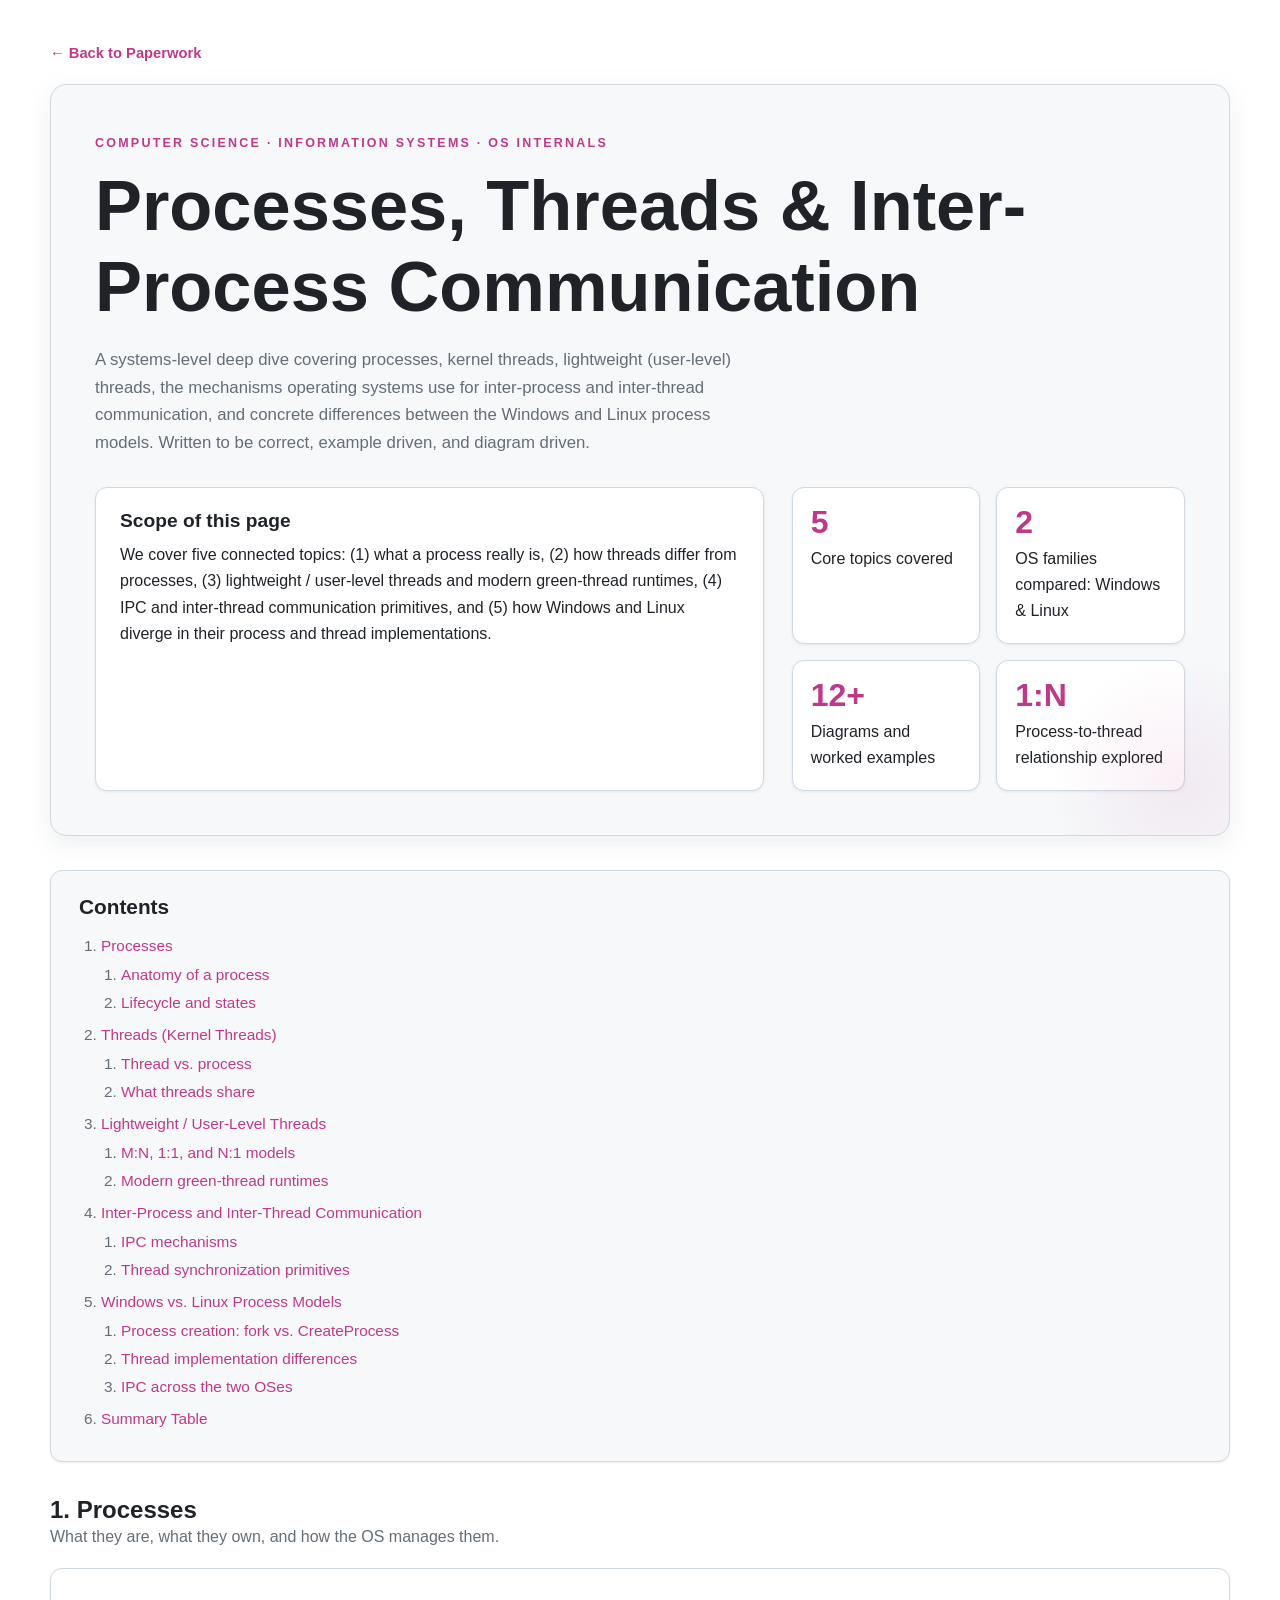
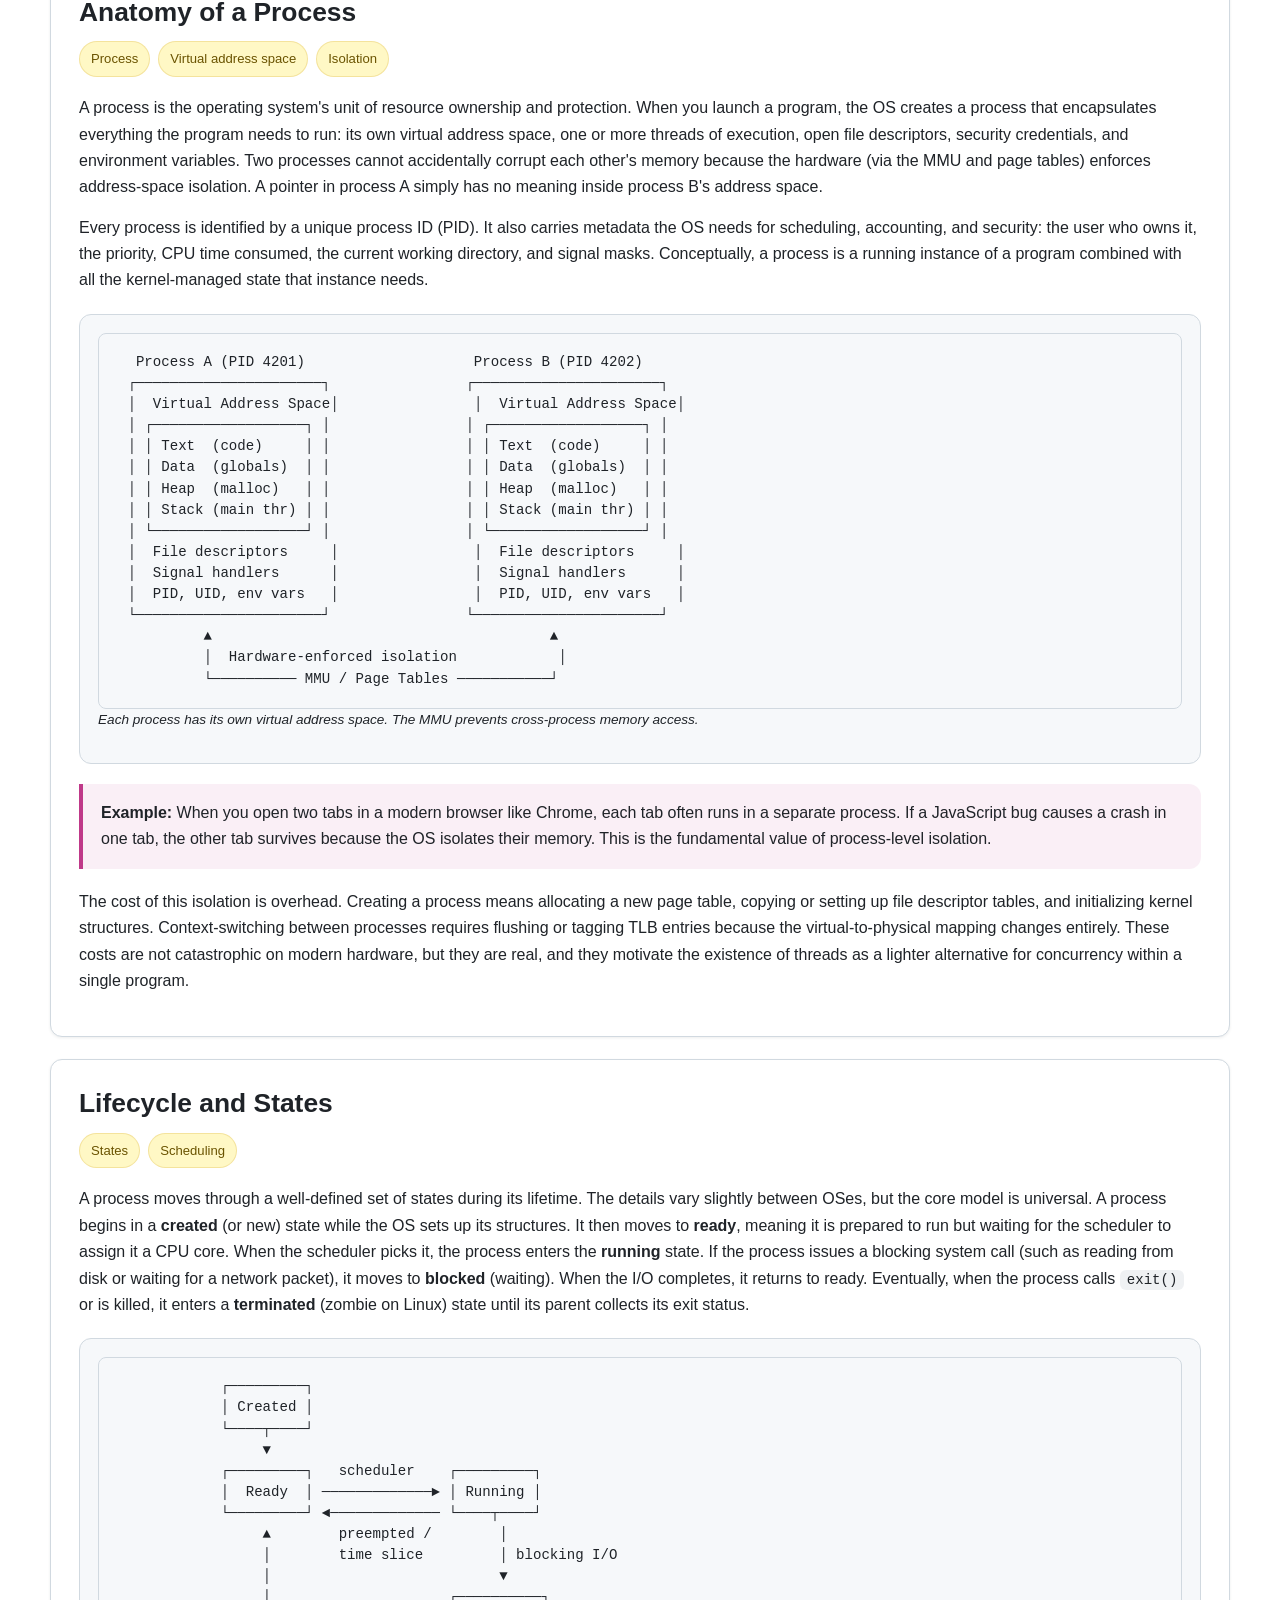
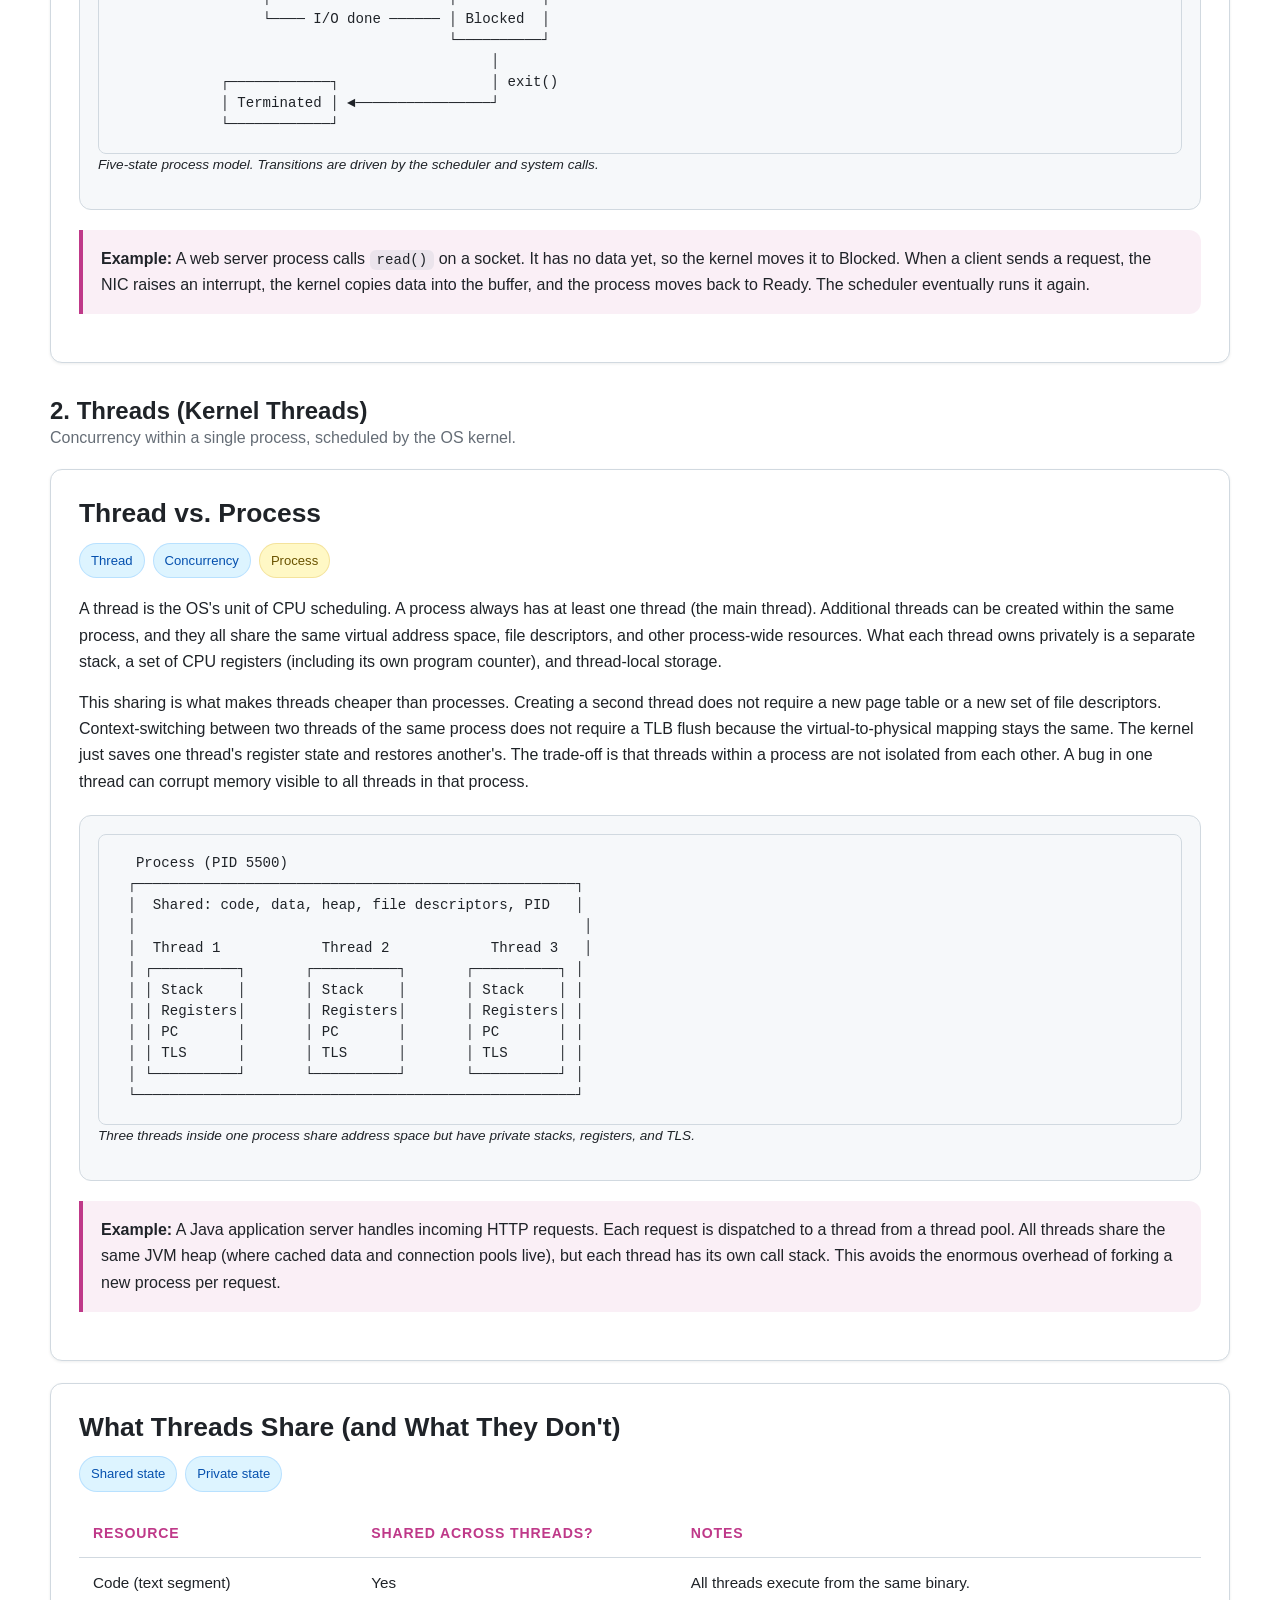
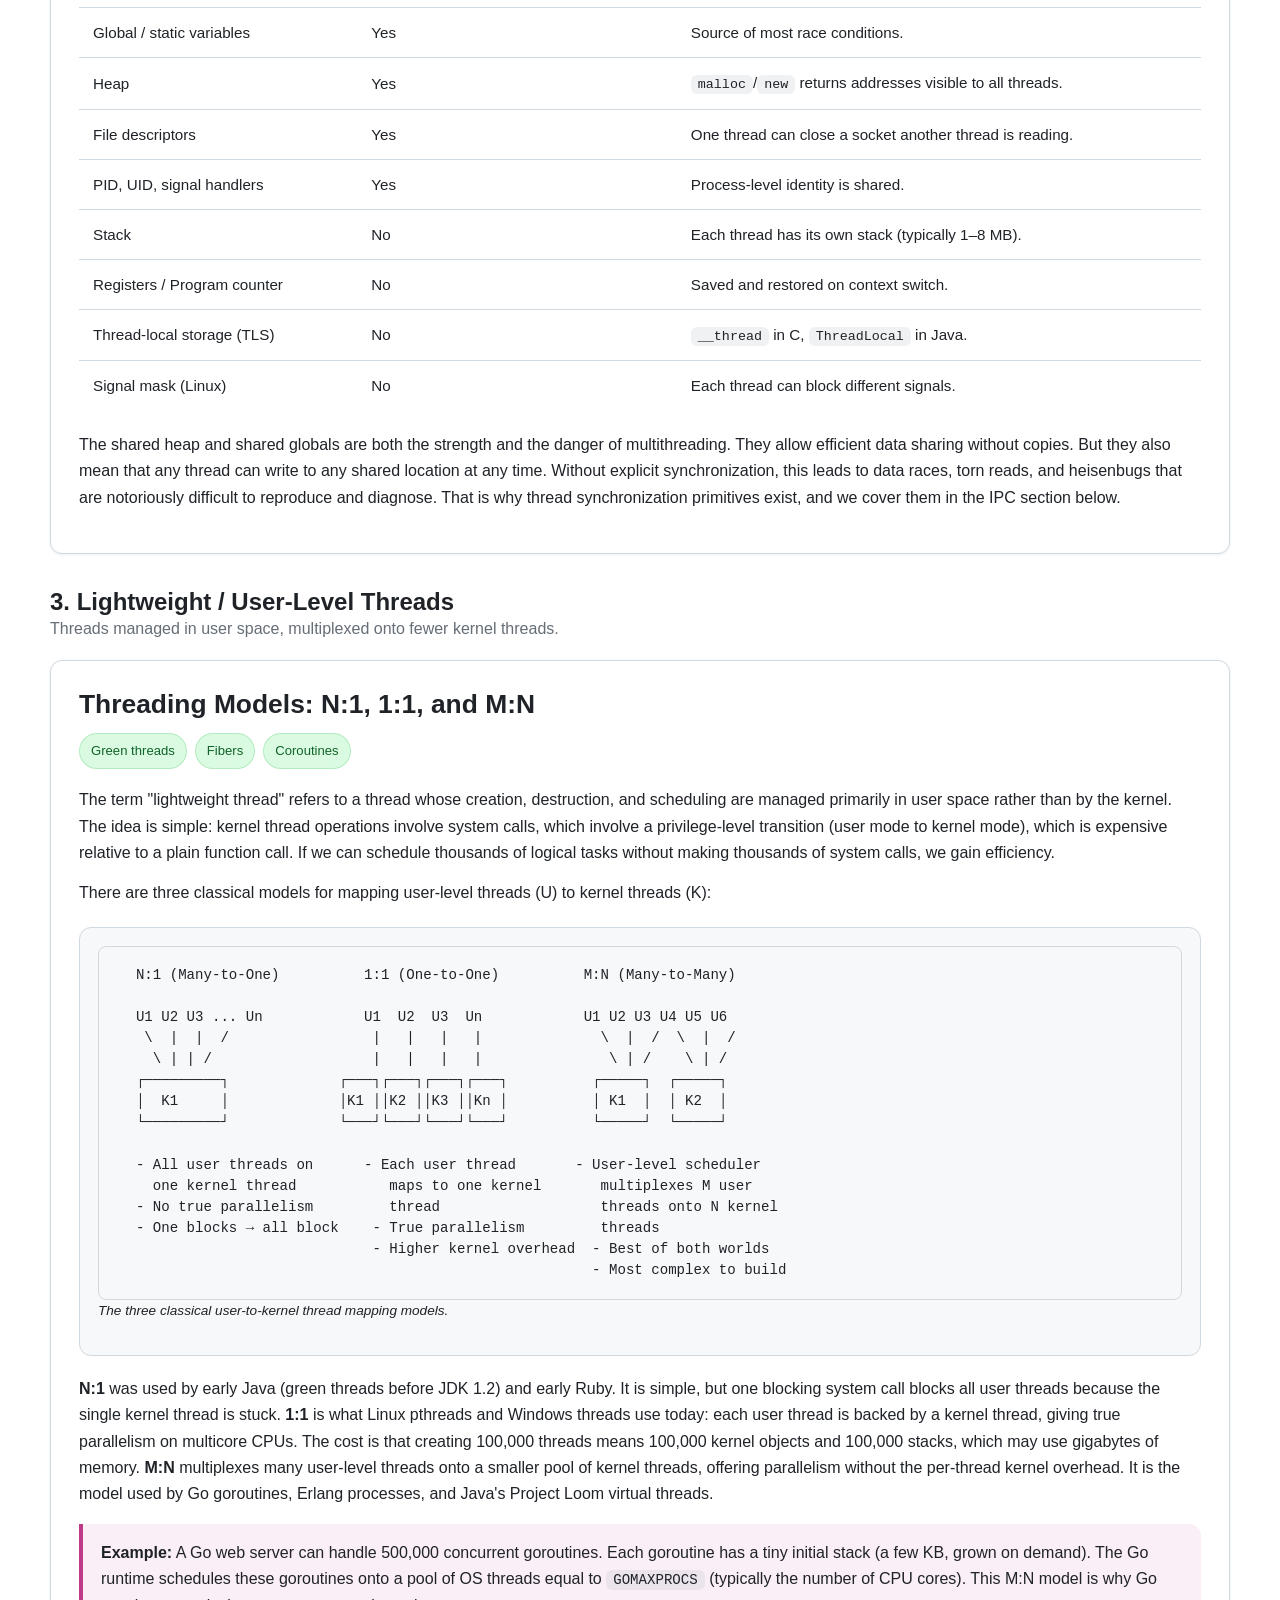
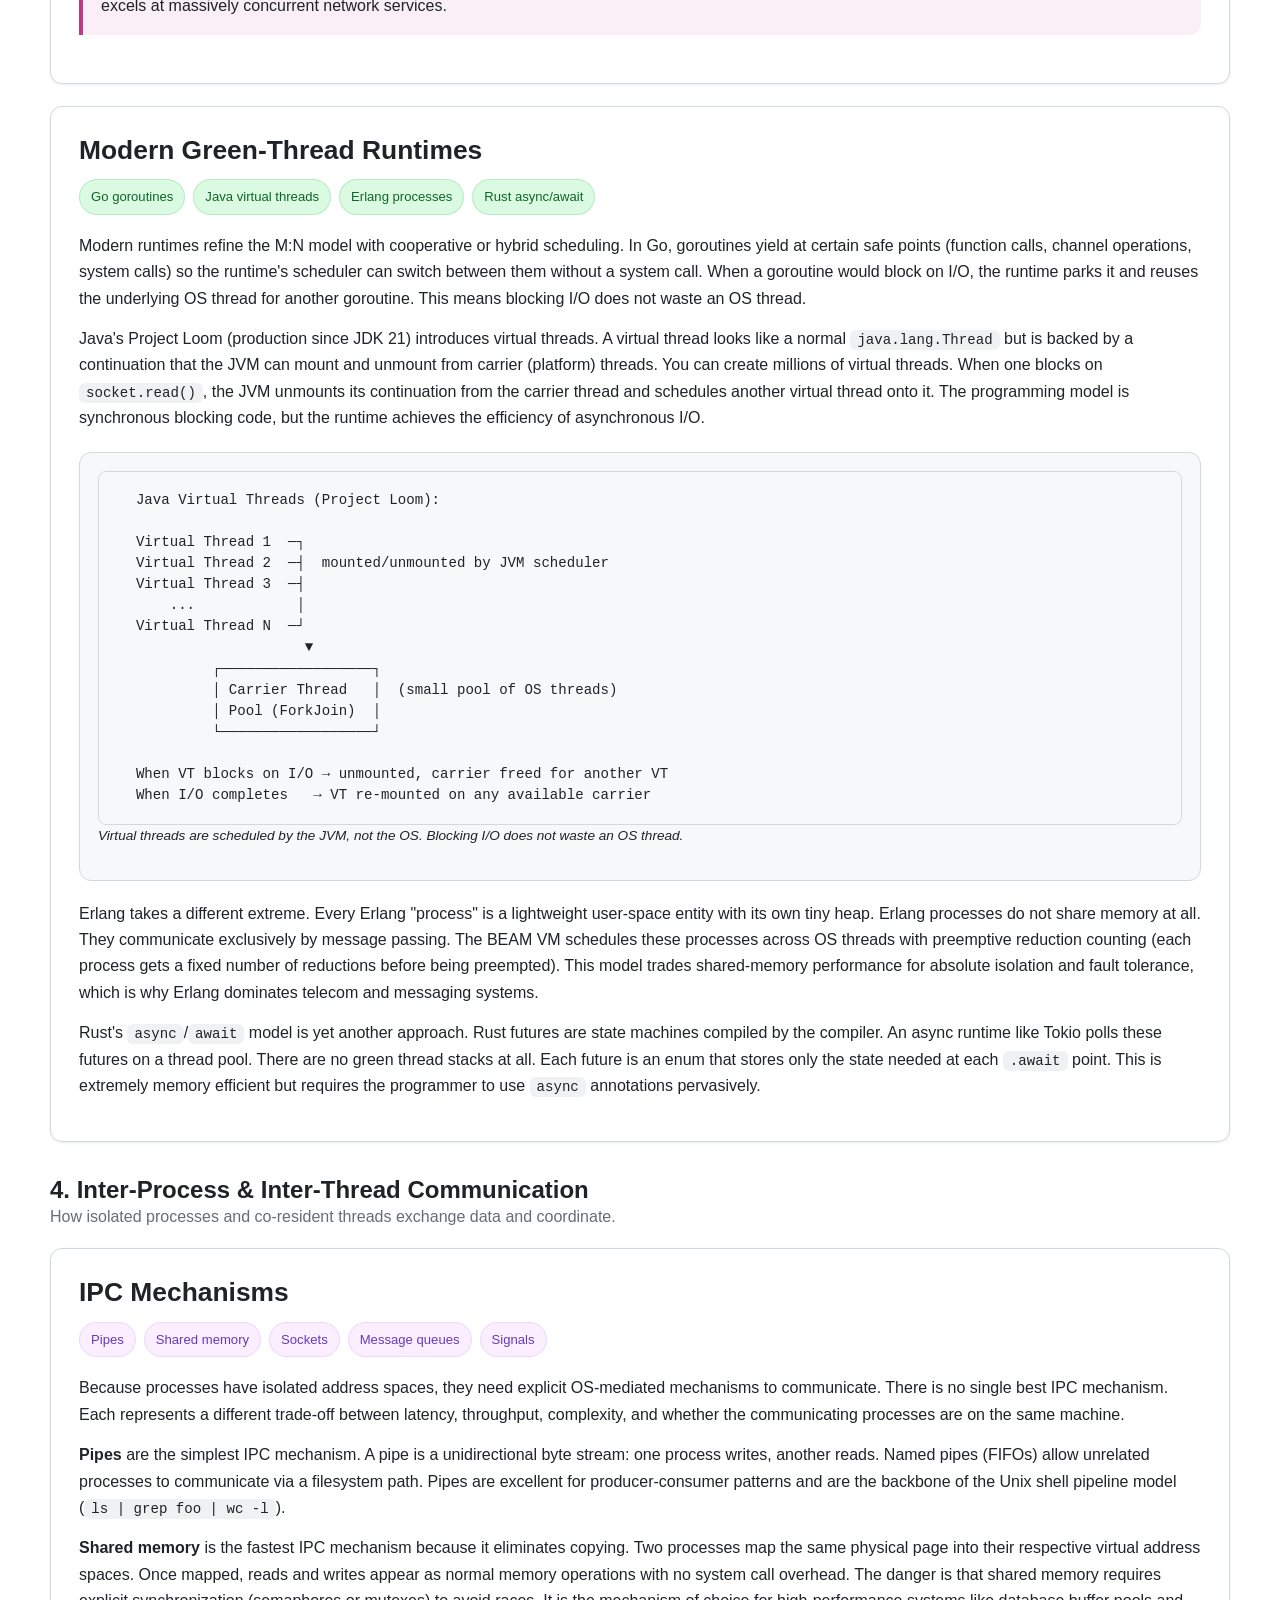
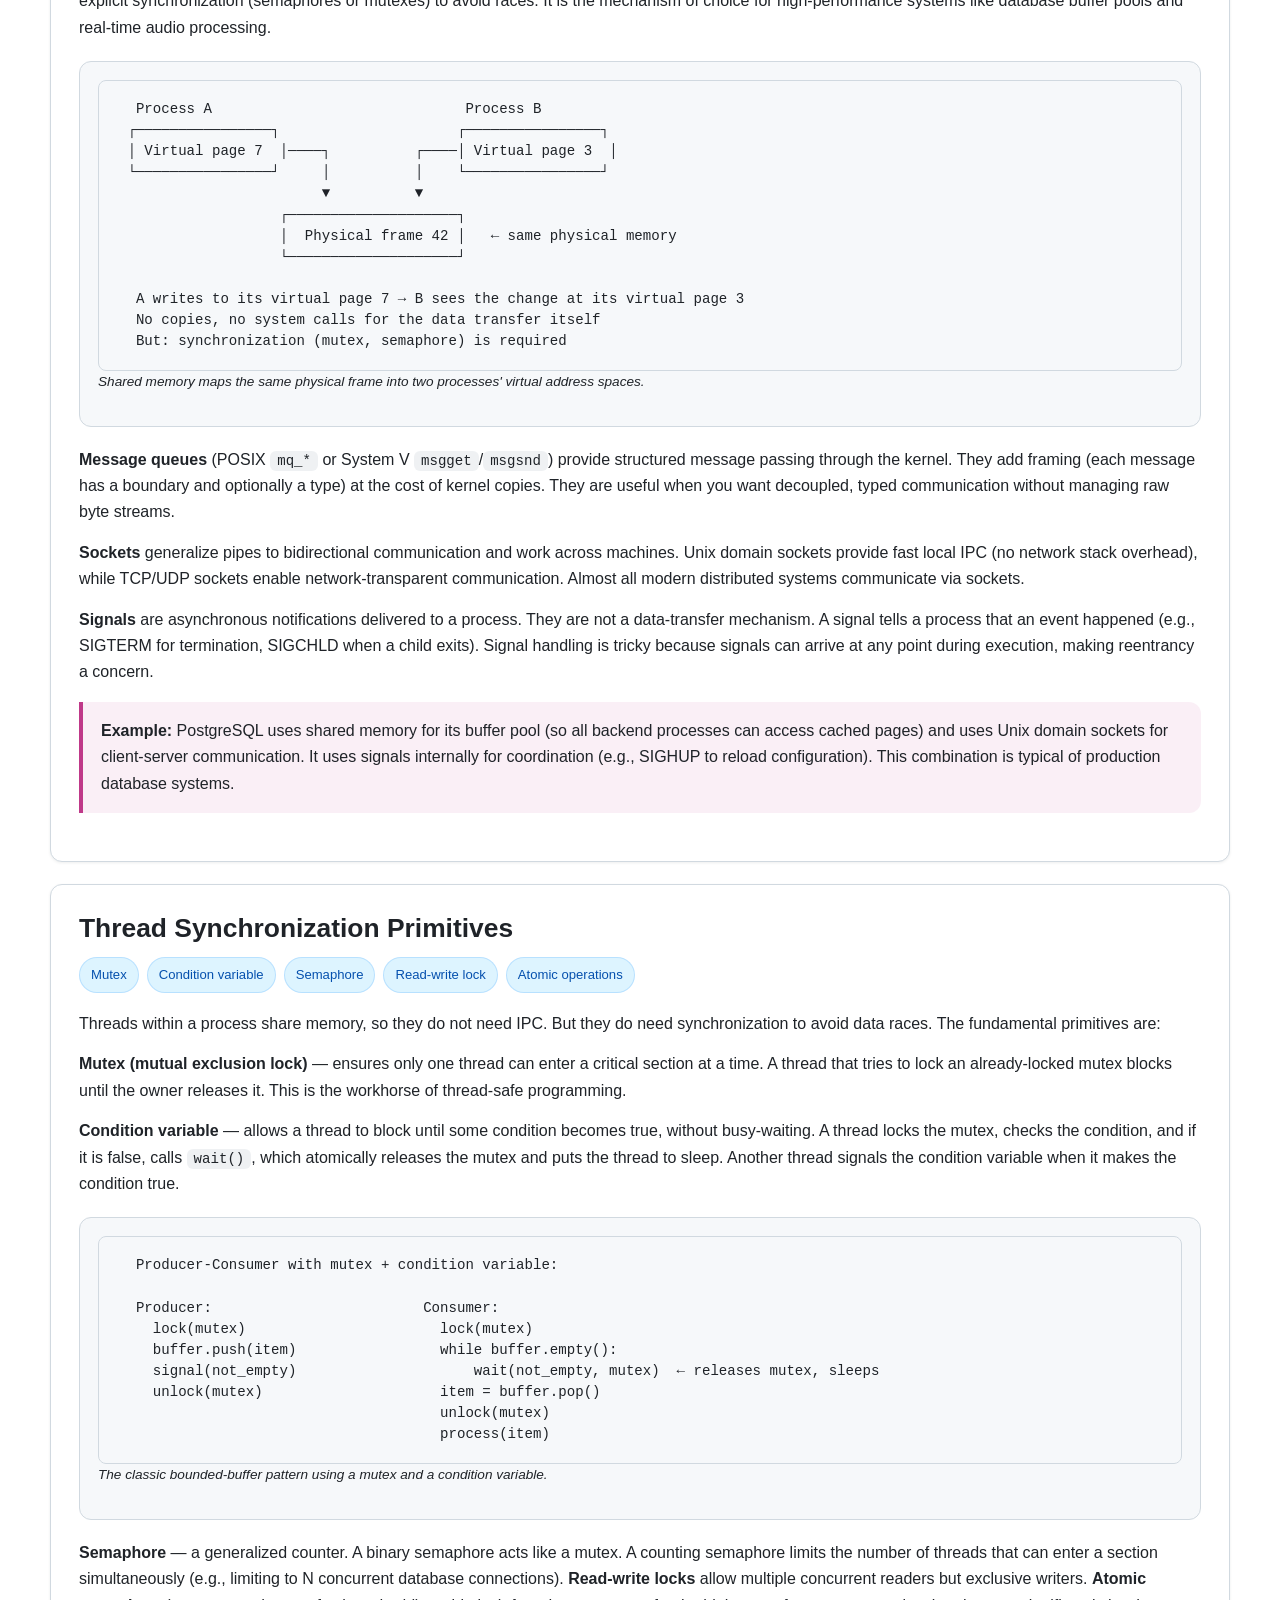
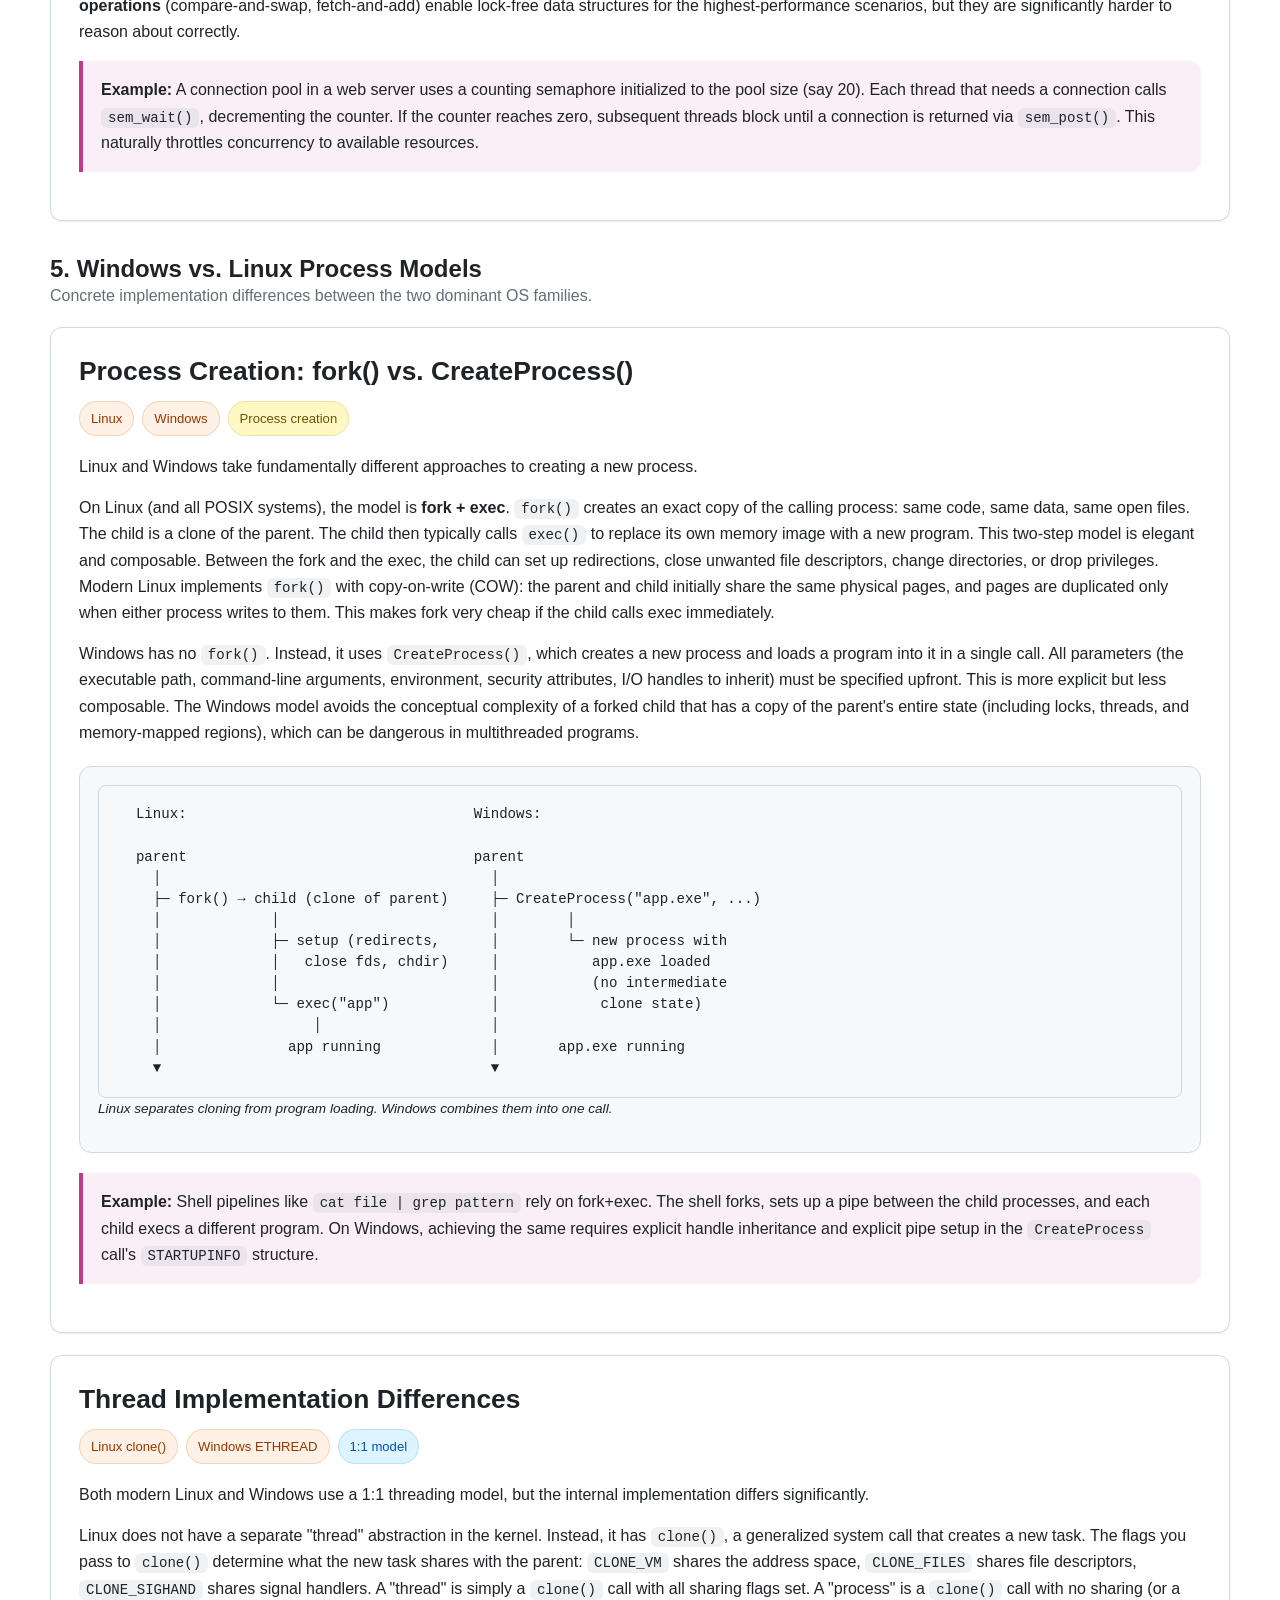
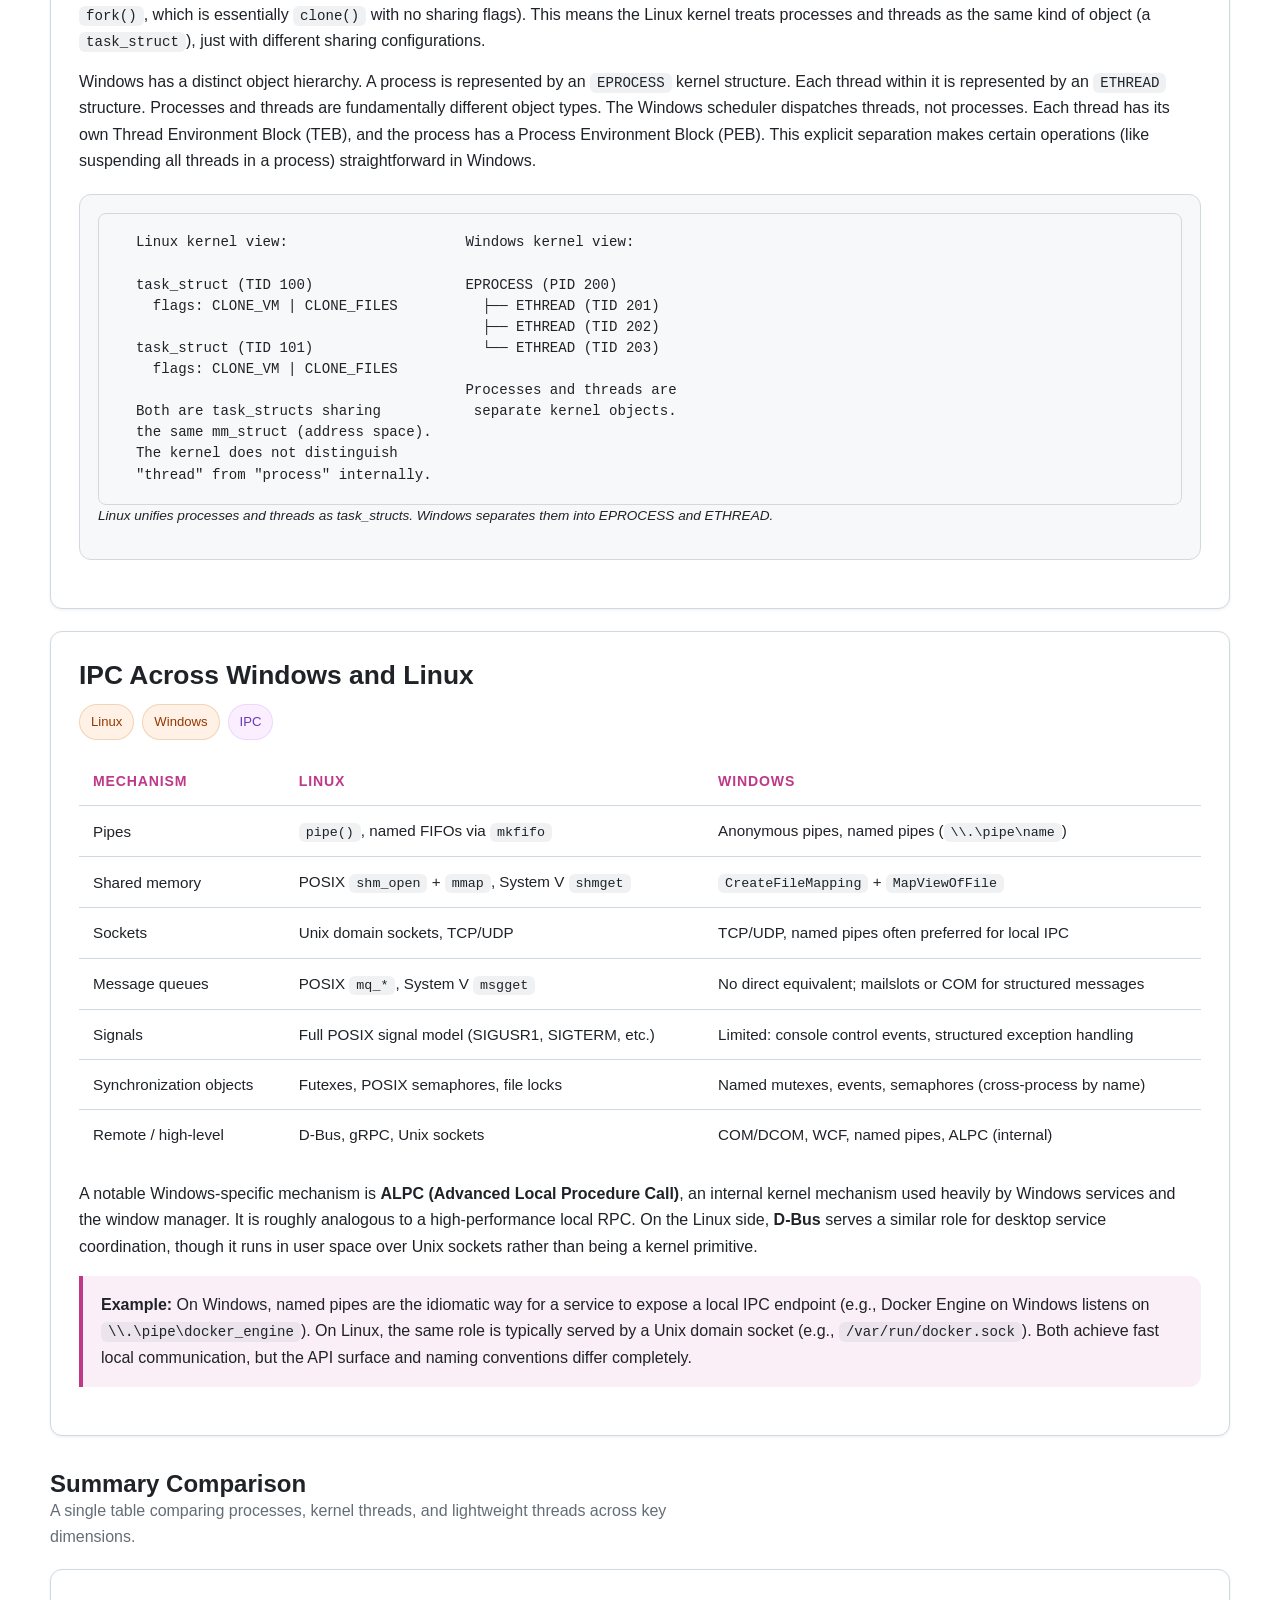
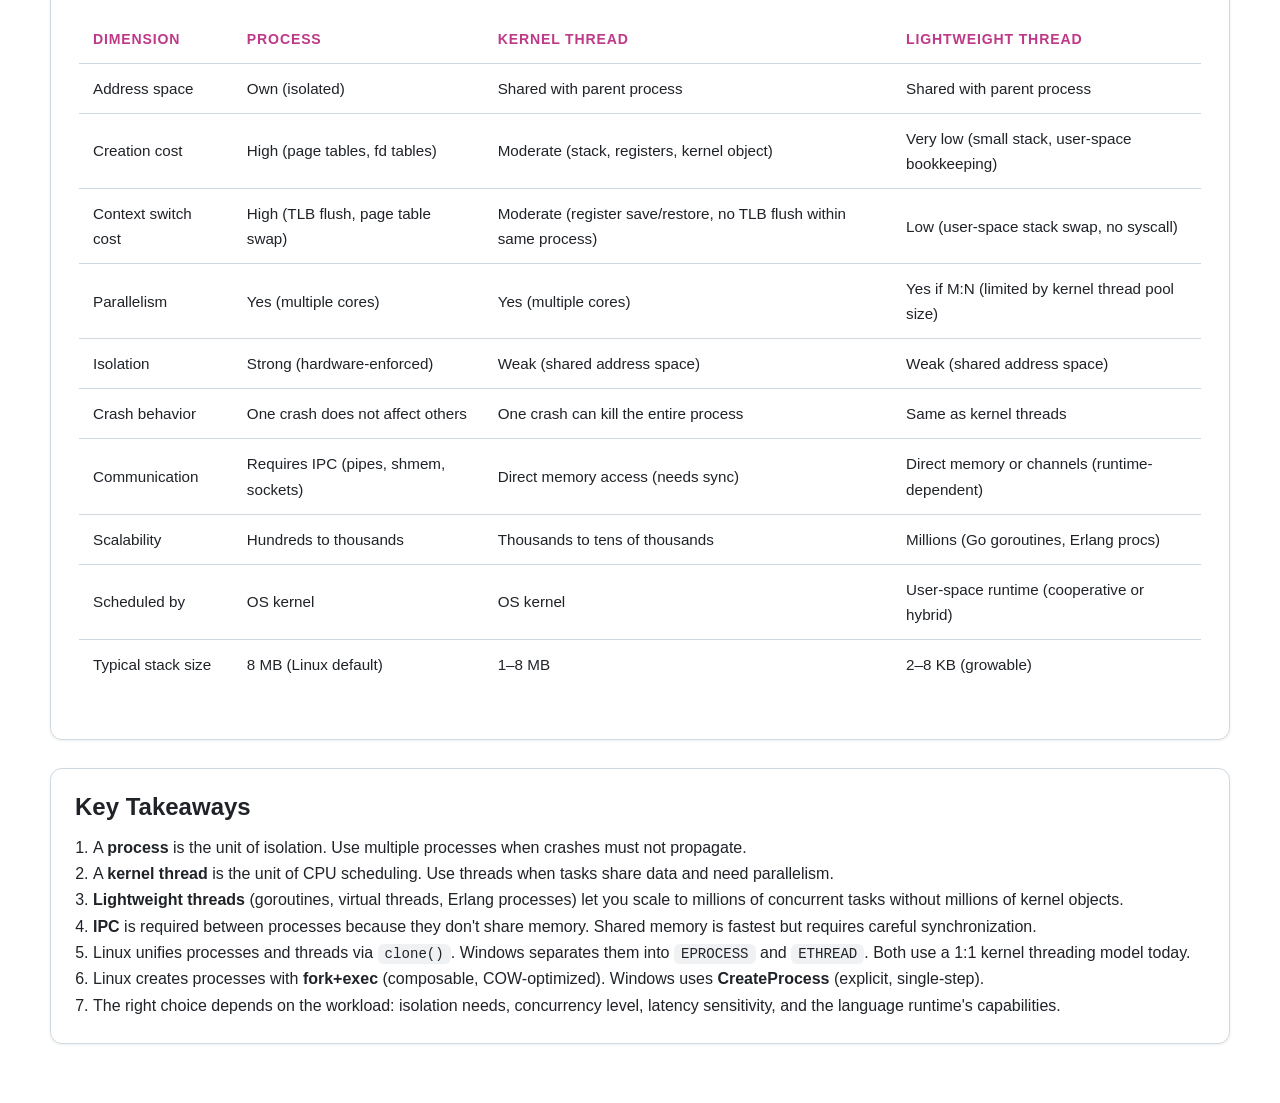
<file: web/processes_and_threads.html>
<!DOCTYPE html>
<html lang="en">

<head>
    <meta charset="UTF-8" />
    <meta name="viewport" content="width=device-width, initial-scale=1.0" />
    <title>Processes, Threads, and IPC — A Systems Deep Dive</title>
    <link rel="stylesheet" href="styles.css">
</head>

<body class="layout-article accent-pink">
    <main class="page">
        <nav class="back-nav"><a href="index.html">← Back to Paperwork</a></nav>

        <!-- ════════════════════ HERO ════════════════════ -->
        <section class="hero">
            <span class="eyebrow">Computer Science · Information Systems · OS Internals</span>
            <h1>Processes, Threads &amp; Inter-Process Communication</h1>
            <p class="subtitle">
                A systems-level deep dive covering processes, kernel threads, lightweight (user-level) threads,
                the mechanisms operating systems use for inter-process and inter-thread communication, and
                concrete differences between the Windows and Linux process models. Written to be correct,
                example driven, and diagram driven.
            </p>

            <div class="hero-grid">
                <article class="callout">
                    <h2>Scope of this page</h2>
                    <p>
                        We cover five connected topics: (1) what a process really is,
                        (2) how threads differ from processes, (3) lightweight / user-level threads and
                        modern green-thread runtimes, (4) IPC and inter-thread communication primitives,
                        and (5) how Windows and Linux diverge in their process and thread implementations.
                    </p>
                </article>

                <div class="stats">
                    <article class="stat-card">
                        <strong>5</strong>
                        <span>Core topics covered</span>
                    </article>
                    <article class="stat-card">
                        <strong>2</strong>
                        <span>OS families compared: Windows &amp; Linux</span>
                    </article>
                    <article class="stat-card">
                        <strong>12+</strong>
                        <span>Diagrams and worked examples</span>
                    </article>
                    <article class="stat-card">
                        <strong>1:N</strong>
                        <span>Process-to-thread relationship explored</span>
                    </article>
                </div>
            </div>
        </section>

        <!-- ════════════════════ TOC ════════════════════ -->
        <nav class="toc" id="toc">
            <h2>Contents</h2>
            <ol>
                <li>
                    <a href="#processes">Processes</a>
                    <ol>
                        <li><a href="#process-anatomy">Anatomy of a process</a></li>
                        <li><a href="#process-lifecycle">Lifecycle and states</a></li>
                    </ol>
                </li>
                <li>
                    <a href="#threads">Threads (Kernel Threads)</a>
                    <ol>
                        <li><a href="#thread-vs-process">Thread vs. process</a></li>
                        <li><a href="#thread-sharing">What threads share</a></li>
                    </ol>
                </li>
                <li>
                    <a href="#lwt">Lightweight / User-Level Threads</a>
                    <ol>
                        <li><a href="#lwt-models">M:N, 1:1, and N:1 models</a></li>
                        <li><a href="#lwt-modern">Modern green-thread runtimes</a></li>
                    </ol>
                </li>
                <li>
                    <a href="#ipc">Inter-Process and Inter-Thread Communication</a>
                    <ol>
                        <li><a href="#ipc-mechanisms">IPC mechanisms</a></li>
                        <li><a href="#thread-sync">Thread synchronization primitives</a></li>
                    </ol>
                </li>
                <li>
                    <a href="#windows-vs-linux">Windows vs. Linux Process Models</a>
                    <ol>
                        <li><a href="#creation">Process creation: fork vs. CreateProcess</a></li>
                        <li><a href="#thread-impl">Thread implementation differences</a></li>
                        <li><a href="#ipc-os">IPC across the two OSes</a></li>
                    </ol>
                </li>
                <li><a href="#summary">Summary Table</a></li>
            </ol>
        </nav>

        <!-- ════════════════════ 1. PROCESSES ════════════════════ -->
        <section class="guide-section" id="processes">
            <div class="section-header">
                <div>
                    <h2>1. Processes</h2>
                    <p>What they are, what they own, and how the OS manages them.</p>
                </div>
            </div>

            <article class="guide-card" id="process-anatomy">
                <h3>Anatomy of a Process</h3>
                <div class="guide-meta">
                    <span class="chip process">Process</span>
                    <span class="chip process">Virtual address space</span>
                    <span class="chip process">Isolation</span>
                </div>
                <p>
                    A process is the operating system's unit of resource ownership and protection. When you launch a program, the OS creates a process that encapsulates everything the program needs to run: its own virtual address space, one or more threads of execution, open file descriptors, security credentials, and environment variables. Two processes cannot accidentally corrupt each other's memory because the hardware (via the MMU and page tables) enforces address-space isolation. A pointer in process A simply has no meaning inside process B's address space.
                </p>
                <p>
                    Every process is identified by a unique process ID (PID). It also carries metadata the OS needs for scheduling, accounting, and security: the user who owns it, the priority, CPU time consumed, the current working directory, and signal masks. Conceptually, a process is a running instance of a program combined with all the kernel-managed state that instance needs.
                </p>
                <div class="diagram">
                    <pre>
  Process A (PID 4201)                    Process B (PID 4202)
 ┌──────────────────────┐                ┌──────────────────────┐
 │  Virtual Address Space│                │  Virtual Address Space│
 │ ┌──────────────────┐ │                │ ┌──────────────────┐ │
 │ │ Text  (code)     │ │                │ │ Text  (code)     │ │
 │ │ Data  (globals)  │ │                │ │ Data  (globals)  │ │
 │ │ Heap  (malloc)   │ │                │ │ Heap  (malloc)   │ │
 │ │ Stack (main thr) │ │                │ │ Stack (main thr) │ │
 │ └──────────────────┘ │                │ └──────────────────┘ │
 │  File descriptors     │                │  File descriptors     │
 │  Signal handlers      │                │  Signal handlers      │
 │  PID, UID, env vars   │                │  PID, UID, env vars   │
 └──────────────────────┘                └──────────────────────┘
          ▲                                        ▲
          │  Hardware-enforced isolation            │
          └────────── MMU / Page Tables ───────────┘</pre>
                    <p class="diagram-caption">Each process has its own virtual address space. The MMU prevents cross-process memory access.</p>
                </div>
                <div class="example-box">
                    <strong>Example:</strong> When you open two tabs in a modern browser like Chrome, each tab often runs in a separate process. If a JavaScript bug causes a crash in one tab, the other tab survives because the OS isolates their memory. This is the fundamental value of process-level isolation.
                </div>
                <p>
                    The cost of this isolation is overhead. Creating a process means allocating a new page table, copying or setting up file descriptor tables, and initializing kernel structures. Context-switching between processes requires flushing or tagging TLB entries because the virtual-to-physical mapping changes entirely. These costs are not catastrophic on modern hardware, but they are real, and they motivate the existence of threads as a lighter alternative for concurrency within a single program.
                </p>
            </article>

            <article class="guide-card" id="process-lifecycle">
                <h3>Lifecycle and States</h3>
                <div class="guide-meta">
                    <span class="chip process">States</span>
                    <span class="chip process">Scheduling</span>
                </div>
                <p>
                    A process moves through a well-defined set of states during its lifetime. The details vary slightly between OSes, but the core model is universal. A process begins in a <strong>created</strong> (or new) state while the OS sets up its structures. It then moves to <strong>ready</strong>, meaning it is prepared to run but waiting for the scheduler to assign it a CPU core. When the scheduler picks it, the process enters the <strong>running</strong> state. If the process issues a blocking system call (such as reading from disk or waiting for a network packet), it moves to <strong>blocked</strong> (waiting). When the I/O completes, it returns to ready. Eventually, when the process calls <code>exit()</code> or is killed, it enters a <strong>terminated</strong> (zombie on Linux) state until its parent collects its exit status.
                </p>
                <div class="diagram">
                    <pre>
            ┌─────────┐
            │ Created │
            └────┬────┘
                 ▼
            ┌─────────┐   scheduler    ┌─────────┐
            │  Ready  │ ─────────────► │ Running │
            └─────────┘ ◄───────────── └────┬────┘
                 ▲        preempted /        │
                 │        time slice         │ blocking I/O
                 │                           ▼
                 │                     ┌──────────┐
                 └──── I/O done ────── │ Blocked  │
                                       └──────────┘
                                            │
            ┌────────────┐                  │ exit()
            │ Terminated │ ◄────────────────┘
            └────────────┘</pre>
                    <p class="diagram-caption">Five-state process model. Transitions are driven by the scheduler and system calls.</p>
                </div>
                <div class="example-box">
                    <strong>Example:</strong> A web server process calls <code>read()</code> on a socket. It has no data yet, so the kernel moves it to Blocked. When a client sends a request, the NIC raises an interrupt, the kernel copies data into the buffer, and the process moves back to Ready. The scheduler eventually runs it again.
                </div>
            </article>
        </section>

        <!-- ════════════════════ 2. THREADS ════════════════════ -->
        <section class="guide-section" id="threads">
            <div class="section-header">
                <div>
                    <h2>2. Threads (Kernel Threads)</h2>
                    <p>Concurrency within a single process, scheduled by the OS kernel.</p>
                </div>
            </div>

            <article class="guide-card" id="thread-vs-process">
                <h3>Thread vs. Process</h3>
                <div class="guide-meta">
                    <span class="chip thread">Thread</span>
                    <span class="chip thread">Concurrency</span>
                    <span class="chip process">Process</span>
                </div>
                <p>
                    A thread is the OS's unit of CPU scheduling. A process always has at least one thread (the main thread). Additional threads can be created within the same process, and they all share the same virtual address space, file descriptors, and other process-wide resources. What each thread owns privately is a separate stack, a set of CPU registers (including its own program counter), and thread-local storage.
                </p>
                <p>
                    This sharing is what makes threads cheaper than processes. Creating a second thread does not require a new page table or a new set of file descriptors. Context-switching between two threads of the same process does not require a TLB flush because the virtual-to-physical mapping stays the same. The kernel just saves one thread's register state and restores another's. The trade-off is that threads within a process are not isolated from each other. A bug in one thread can corrupt memory visible to all threads in that process.
                </p>
                <div class="diagram">
                    <pre>
  Process (PID 5500)
 ┌────────────────────────────────────────────────────┐
 │  Shared: code, data, heap, file descriptors, PID   │
 │                                                     │
 │  Thread 1            Thread 2            Thread 3   │
 │ ┌──────────┐       ┌──────────┐       ┌──────────┐ │
 │ │ Stack    │       │ Stack    │       │ Stack    │ │
 │ │ Registers│       │ Registers│       │ Registers│ │
 │ │ PC       │       │ PC       │       │ PC       │ │
 │ │ TLS      │       │ TLS      │       │ TLS      │ │
 │ └──────────┘       └──────────┘       └──────────┘ │
 └────────────────────────────────────────────────────┘</pre>
                    <p class="diagram-caption">Three threads inside one process share address space but have private stacks, registers, and TLS.</p>
                </div>
                <div class="example-box">
                    <strong>Example:</strong> A Java application server handles incoming HTTP requests. Each request is dispatched to a thread from a thread pool. All threads share the same JVM heap (where cached data and connection pools live), but each thread has its own call stack. This avoids the enormous overhead of forking a new process per request.
                </div>
            </article>

            <article class="guide-card" id="thread-sharing">
                <h3>What Threads Share (and What They Don't)</h3>
                <div class="guide-meta">
                    <span class="chip thread">Shared state</span>
                    <span class="chip thread">Private state</span>
                </div>

                <table class="cmp-table">
                    <thead>
                        <tr>
                            <th>Resource</th>
                            <th>Shared across threads?</th>
                            <th>Notes</th>
                        </tr>
                    </thead>
                    <tbody>
                        <tr><td>Code (text segment)</td><td>Yes</td><td>All threads execute from the same binary.</td></tr>
                        <tr><td>Global / static variables</td><td>Yes</td><td>Source of most race conditions.</td></tr>
                        <tr><td>Heap</td><td>Yes</td><td><code>malloc</code>/<code>new</code> returns addresses visible to all threads.</td></tr>
                        <tr><td>File descriptors</td><td>Yes</td><td>One thread can close a socket another thread is reading.</td></tr>
                        <tr><td>PID, UID, signal handlers</td><td>Yes</td><td>Process-level identity is shared.</td></tr>
                        <tr><td>Stack</td><td>No</td><td>Each thread has its own stack (typically 1–8 MB).</td></tr>
                        <tr><td>Registers / Program counter</td><td>No</td><td>Saved and restored on context switch.</td></tr>
                        <tr><td>Thread-local storage (TLS)</td><td>No</td><td><code>__thread</code> in C, <code>ThreadLocal</code> in Java.</td></tr>
                        <tr><td>Signal mask (Linux)</td><td>No</td><td>Each thread can block different signals.</td></tr>
                    </tbody>
                </table>

                <p>
                    The shared heap and shared globals are both the strength and the danger of multithreading. They allow efficient data sharing without copies. But they also mean that any thread can write to any shared location at any time. Without explicit synchronization, this leads to data races, torn reads, and heisenbugs that are notoriously difficult to reproduce and diagnose. That is why thread synchronization primitives exist, and we cover them in the IPC section below.
                </p>
            </article>
        </section>

        <!-- ════════════════════ 3. LIGHTWEIGHT THREADS ════════════════════ -->
        <section class="guide-section" id="lwt">
            <div class="section-header">
                <div>
                    <h2>3. Lightweight / User-Level Threads</h2>
                    <p>Threads managed in user space, multiplexed onto fewer kernel threads.</p>
                </div>
            </div>

            <article class="guide-card" id="lwt-models">
                <h3>Threading Models: N:1, 1:1, and M:N</h3>
                <div class="guide-meta">
                    <span class="chip lwt">Green threads</span>
                    <span class="chip lwt">Fibers</span>
                    <span class="chip lwt">Coroutines</span>
                </div>
                <p>
                    The term "lightweight thread" refers to a thread whose creation, destruction, and scheduling are managed primarily in user space rather than by the kernel. The idea is simple: kernel thread operations involve system calls, which involve a privilege-level transition (user mode to kernel mode), which is expensive relative to a plain function call. If we can schedule thousands of logical tasks without making thousands of system calls, we gain efficiency.
                </p>
                <p>
                    There are three classical models for mapping user-level threads (U) to kernel threads (K):
                </p>

                <div class="diagram">
                    <pre>
  N:1 (Many-to-One)          1:1 (One-to-One)          M:N (Many-to-Many)

  U1 U2 U3 ... Un            U1  U2  U3  Un            U1 U2 U3 U4 U5 U6
   \  |  |  /                 |   |   |   |              \  |  /  \  |  /
    \ | | /                   |   |   |   |               \ | /    \ | /
  ┌─────────┐             ┌───┐┌───┐┌───┐┌───┐          ┌─────┐  ┌─────┐
  │  K1     │             │K1 ││K2 ││K3 ││Kn │          │ K1  │  │ K2  │
  └─────────┘             └───┘└───┘└───┘└───┘          └─────┘  └─────┘

  - All user threads on      - Each user thread       - User-level scheduler
    one kernel thread           maps to one kernel       multiplexes M user
  - No true parallelism         thread                   threads onto N kernel
  - One blocks → all block    - True parallelism         threads
                              - Higher kernel overhead  - Best of both worlds
                                                        - Most complex to build</pre>
                    <p class="diagram-caption">The three classical user-to-kernel thread mapping models.</p>
                </div>

                <p>
                    <strong>N:1</strong> was used by early Java (green threads before JDK 1.2) and early Ruby. It is simple, but one blocking system call blocks all user threads because the single kernel thread is stuck. <strong>1:1</strong> is what Linux pthreads and Windows threads use today: each user thread is backed by a kernel thread, giving true parallelism on multicore CPUs. The cost is that creating 100,000 threads means 100,000 kernel objects and 100,000 stacks, which may use gigabytes of memory. <strong>M:N</strong> multiplexes many user-level threads onto a smaller pool of kernel threads, offering parallelism without the per-thread kernel overhead. It is the model used by Go goroutines, Erlang processes, and Java's Project Loom virtual threads.
                </p>

                <div class="example-box">
                    <strong>Example:</strong> A Go web server can handle 500,000 concurrent goroutines. Each goroutine has a tiny initial stack (a few KB, grown on demand). The Go runtime schedules these goroutines onto a pool of OS threads equal to <code>GOMAXPROCS</code> (typically the number of CPU cores). This M:N model is why Go excels at massively concurrent network services.
                </div>
            </article>

            <article class="guide-card" id="lwt-modern">
                <h3>Modern Green-Thread Runtimes</h3>
                <div class="guide-meta">
                    <span class="chip lwt">Go goroutines</span>
                    <span class="chip lwt">Java virtual threads</span>
                    <span class="chip lwt">Erlang processes</span>
                    <span class="chip lwt">Rust async/await</span>
                </div>
                <p>
                    Modern runtimes refine the M:N model with cooperative or hybrid scheduling. In Go, goroutines yield at certain safe points (function calls, channel operations, system calls) so the runtime's scheduler can switch between them without a system call. When a goroutine would block on I/O, the runtime parks it and reuses the underlying OS thread for another goroutine. This means blocking I/O does not waste an OS thread.
                </p>
                <p>
                    Java's Project Loom (production since JDK 21) introduces virtual threads. A virtual thread looks like a normal <code>java.lang.Thread</code> but is backed by a continuation that the JVM can mount and unmount from carrier (platform) threads. You can create millions of virtual threads. When one blocks on <code>socket.read()</code>, the JVM unmounts its continuation from the carrier thread and schedules another virtual thread onto it. The programming model is synchronous blocking code, but the runtime achieves the efficiency of asynchronous I/O.
                </p>
                <div class="diagram">
                    <pre>
  Java Virtual Threads (Project Loom):

  Virtual Thread 1  ─┐
  Virtual Thread 2  ─┤  mounted/unmounted by JVM scheduler
  Virtual Thread 3  ─┤
      ...            │
  Virtual Thread N  ─┘
                      ▼
           ┌──────────────────┐
           │ Carrier Thread   │  (small pool of OS threads)
           │ Pool (ForkJoin)  │
           └──────────────────┘

  When VT blocks on I/O → unmounted, carrier freed for another VT
  When I/O completes   → VT re-mounted on any available carrier</pre>
                    <p class="diagram-caption">Virtual threads are scheduled by the JVM, not the OS. Blocking I/O does not waste an OS thread.</p>
                </div>
                <p>
                    Erlang takes a different extreme. Every Erlang "process" is a lightweight user-space entity with its own tiny heap. Erlang processes do not share memory at all. They communicate exclusively by message passing. The BEAM VM schedules these processes across OS threads with preemptive reduction counting (each process gets a fixed number of reductions before being preempted). This model trades shared-memory performance for absolute isolation and fault tolerance, which is why Erlang dominates telecom and messaging systems.
                </p>
                <p>
                    Rust's <code>async</code>/<code>await</code> model is yet another approach. Rust futures are state machines compiled by the compiler. An async runtime like Tokio polls these futures on a thread pool. There are no green thread stacks at all. Each future is an enum that stores only the state needed at each <code>.await</code> point. This is extremely memory efficient but requires the programmer to use <code>async</code> annotations pervasively.
                </p>
            </article>
        </section>

        <!-- ════════════════════ 4. IPC ════════════════════ -->
        <section class="guide-section" id="ipc">
            <div class="section-header">
                <div>
                    <h2>4. Inter-Process &amp; Inter-Thread Communication</h2>
                    <p>How isolated processes and co-resident threads exchange data and coordinate.</p>
                </div>
            </div>

            <article class="guide-card" id="ipc-mechanisms">
                <h3>IPC Mechanisms</h3>
                <div class="guide-meta">
                    <span class="chip ipc">Pipes</span>
                    <span class="chip ipc">Shared memory</span>
                    <span class="chip ipc">Sockets</span>
                    <span class="chip ipc">Message queues</span>
                    <span class="chip ipc">Signals</span>
                </div>
                <p>
                    Because processes have isolated address spaces, they need explicit OS-mediated mechanisms to communicate. There is no single best IPC mechanism. Each represents a different trade-off between latency, throughput, complexity, and whether the communicating processes are on the same machine.
                </p>

                <p><strong>Pipes</strong> are the simplest IPC mechanism. A pipe is a unidirectional byte stream: one process writes, another reads. Named pipes (FIFOs) allow unrelated processes to communicate via a filesystem path. Pipes are excellent for producer-consumer patterns and are the backbone of the Unix shell pipeline model (<code>ls | grep foo | wc -l</code>).</p>

                <p><strong>Shared memory</strong> is the fastest IPC mechanism because it eliminates copying. Two processes map the same physical page into their respective virtual address spaces. Once mapped, reads and writes appear as normal memory operations with no system call overhead. The danger is that shared memory requires explicit synchronization (semaphores or mutexes) to avoid races. It is the mechanism of choice for high-performance systems like database buffer pools and real-time audio processing.</p>

                <div class="diagram">
                    <pre>
  Process A                              Process B
 ┌────────────────┐                     ┌────────────────┐
 │ Virtual page 7  │────┐          ┌────│ Virtual page 3  │
 └────────────────┘     │          │    └────────────────┘
                        ▼          ▼
                   ┌────────────────────┐
                   │  Physical frame 42 │   ← same physical memory
                   └────────────────────┘

  A writes to its virtual page 7 → B sees the change at its virtual page 3
  No copies, no system calls for the data transfer itself
  But: synchronization (mutex, semaphore) is required</pre>
                    <p class="diagram-caption">Shared memory maps the same physical frame into two processes' virtual address spaces.</p>
                </div>

                <p><strong>Message queues</strong> (POSIX <code>mq_*</code> or System V <code>msgget</code>/<code>msgsnd</code>) provide structured message passing through the kernel. They add framing (each message has a boundary and optionally a type) at the cost of kernel copies. They are useful when you want decoupled, typed communication without managing raw byte streams.</p>

                <p><strong>Sockets</strong> generalize pipes to bidirectional communication and work across machines. Unix domain sockets provide fast local IPC (no network stack overhead), while TCP/UDP sockets enable network-transparent communication. Almost all modern distributed systems communicate via sockets.</p>

                <p><strong>Signals</strong> are asynchronous notifications delivered to a process. They are not a data-transfer mechanism. A signal tells a process that an event happened (e.g., SIGTERM for termination, SIGCHLD when a child exits). Signal handling is tricky because signals can arrive at any point during execution, making reentrancy a concern.</p>

                <div class="example-box">
                    <strong>Example:</strong> PostgreSQL uses shared memory for its buffer pool (so all backend processes can access cached pages) and uses Unix domain sockets for client-server communication. It uses signals internally for coordination (e.g., SIGHUP to reload configuration). This combination is typical of production database systems.
                </div>
            </article>

            <article class="guide-card" id="thread-sync">
                <h3>Thread Synchronization Primitives</h3>
                <div class="guide-meta">
                    <span class="chip thread">Mutex</span>
                    <span class="chip thread">Condition variable</span>
                    <span class="chip thread">Semaphore</span>
                    <span class="chip thread">Read-write lock</span>
                    <span class="chip thread">Atomic operations</span>
                </div>
                <p>
                    Threads within a process share memory, so they do not need IPC. But they do need synchronization to avoid data races. The fundamental primitives are:
                </p>
                <p>
                    <strong>Mutex (mutual exclusion lock)</strong> — ensures only one thread can enter a critical section at a time. A thread that tries to lock an already-locked mutex blocks until the owner releases it. This is the workhorse of thread-safe programming.
                </p>
                <p>
                    <strong>Condition variable</strong> — allows a thread to block until some condition becomes true, without busy-waiting. A thread locks the mutex, checks the condition, and if it is false, calls <code>wait()</code>, which atomically releases the mutex and puts the thread to sleep. Another thread signals the condition variable when it makes the condition true.
                </p>
                <div class="diagram">
                    <pre>
  Producer-Consumer with mutex + condition variable:

  Producer:                         Consumer:
    lock(mutex)                       lock(mutex)
    buffer.push(item)                 while buffer.empty():
    signal(not_empty)                     wait(not_empty, mutex)  ← releases mutex, sleeps
    unlock(mutex)                     item = buffer.pop()
                                      unlock(mutex)
                                      process(item)</pre>
                    <p class="diagram-caption">The classic bounded-buffer pattern using a mutex and a condition variable.</p>
                </div>
                <p>
                    <strong>Semaphore</strong> — a generalized counter. A binary semaphore acts like a mutex. A counting semaphore limits the number of threads that can enter a section simultaneously (e.g., limiting to N concurrent database connections). <strong>Read-write locks</strong> allow multiple concurrent readers but exclusive writers. <strong>Atomic operations</strong> (compare-and-swap, fetch-and-add) enable lock-free data structures for the highest-performance scenarios, but they are significantly harder to reason about correctly.
                </p>
                <div class="example-box">
                    <strong>Example:</strong> A connection pool in a web server uses a counting semaphore initialized to the pool size (say 20). Each thread that needs a connection calls <code>sem_wait()</code>, decrementing the counter. If the counter reaches zero, subsequent threads block until a connection is returned via <code>sem_post()</code>. This naturally throttles concurrency to available resources.
                </div>
            </article>
        </section>

        <!-- ════════════════════ 5. WINDOWS vs LINUX ════════════════════ -->
        <section class="guide-section" id="windows-vs-linux">
            <div class="section-header">
                <div>
                    <h2>5. Windows vs. Linux Process Models</h2>
                    <p>Concrete implementation differences between the two dominant OS families.</p>
                </div>
            </div>

            <article class="guide-card" id="creation">
                <h3>Process Creation: fork() vs. CreateProcess()</h3>
                <div class="guide-meta">
                    <span class="chip os">Linux</span>
                    <span class="chip os">Windows</span>
                    <span class="chip process">Process creation</span>
                </div>
                <p>
                    Linux and Windows take fundamentally different approaches to creating a new process.
                </p>
                <p>
                    On Linux (and all POSIX systems), the model is <strong>fork + exec</strong>. <code>fork()</code> creates an exact copy of the calling process: same code, same data, same open files. The child is a clone of the parent. The child then typically calls <code>exec()</code> to replace its own memory image with a new program. This two-step model is elegant and composable. Between the fork and the exec, the child can set up redirections, close unwanted file descriptors, change directories, or drop privileges. Modern Linux implements <code>fork()</code> with copy-on-write (COW): the parent and child initially share the same physical pages, and pages are duplicated only when either process writes to them. This makes fork very cheap if the child calls exec immediately.
                </p>
                <p>
                    Windows has no <code>fork()</code>. Instead, it uses <code>CreateProcess()</code>, which creates a new process and loads a program into it in a single call. All parameters (the executable path, command-line arguments, environment, security attributes, I/O handles to inherit) must be specified upfront. This is more explicit but less composable. The Windows model avoids the conceptual complexity of a forked child that has a copy of the parent's entire state (including locks, threads, and memory-mapped regions), which can be dangerous in multithreaded programs.
                </p>
                <div class="diagram">
                    <pre>
  Linux:                                  Windows:

  parent                                  parent
    │                                       │
    ├─ fork() → child (clone of parent)     ├─ CreateProcess("app.exe", ...)
    │             │                         │        │
    │             ├─ setup (redirects,      │        └─ new process with
    │             │   close fds, chdir)     │           app.exe loaded
    │             │                         │           (no intermediate
    │             └─ exec("app")            │            clone state)
    │                  │                    │
    │               app running             │       app.exe running
    ▼                                       ▼</pre>
                    <p class="diagram-caption">Linux separates cloning from program loading. Windows combines them into one call.</p>
                </div>
                <div class="example-box">
                    <strong>Example:</strong> Shell pipelines like <code>cat file | grep pattern</code> rely on fork+exec. The shell forks, sets up a pipe between the child processes, and each child execs a different program. On Windows, achieving the same requires explicit handle inheritance and explicit pipe setup in the <code>CreateProcess</code> call's <code>STARTUPINFO</code> structure.
                </div>
            </article>

            <article class="guide-card" id="thread-impl">
                <h3>Thread Implementation Differences</h3>
                <div class="guide-meta">
                    <span class="chip os">Linux clone()</span>
                    <span class="chip os">Windows ETHREAD</span>
                    <span class="chip thread">1:1 model</span>
                </div>
                <p>
                    Both modern Linux and Windows use a 1:1 threading model, but the internal implementation differs significantly.
                </p>
                <p>
                    Linux does not have a separate "thread" abstraction in the kernel. Instead, it has <code>clone()</code>, a generalized system call that creates a new task. The flags you pass to <code>clone()</code> determine what the new task shares with the parent: <code>CLONE_VM</code> shares the address space, <code>CLONE_FILES</code> shares file descriptors, <code>CLONE_SIGHAND</code> shares signal handlers. A "thread" is simply a <code>clone()</code> call with all sharing flags set. A "process" is a <code>clone()</code> call with no sharing (or a <code>fork()</code>, which is essentially <code>clone()</code> with no sharing flags). This means the Linux kernel treats processes and threads as the same kind of object (a <code>task_struct</code>), just with different sharing configurations.
                </p>
                <p>
                    Windows has a distinct object hierarchy. A process is represented by an <code>EPROCESS</code> kernel structure. Each thread within it is represented by an <code>ETHREAD</code> structure. Processes and threads are fundamentally different object types. The Windows scheduler dispatches threads, not processes. Each thread has its own Thread Environment Block (TEB), and the process has a Process Environment Block (PEB). This explicit separation makes certain operations (like suspending all threads in a process) straightforward in Windows.
                </p>
                <div class="diagram">
                    <pre>
  Linux kernel view:                     Windows kernel view:

  task_struct (TID 100)                  EPROCESS (PID 200)
    flags: CLONE_VM | CLONE_FILES          ├── ETHREAD (TID 201)
                                           ├── ETHREAD (TID 202)
  task_struct (TID 101)                    └── ETHREAD (TID 203)
    flags: CLONE_VM | CLONE_FILES
                                         Processes and threads are
  Both are task_structs sharing           separate kernel objects.
  the same mm_struct (address space).
  The kernel does not distinguish
  "thread" from "process" internally.</pre>
                    <p class="diagram-caption">Linux unifies processes and threads as task_structs. Windows separates them into EPROCESS and ETHREAD.</p>
                </div>
            </article>

            <article class="guide-card" id="ipc-os">
                <h3>IPC Across Windows and Linux</h3>
                <div class="guide-meta">
                    <span class="chip os">Linux</span>
                    <span class="chip os">Windows</span>
                    <span class="chip ipc">IPC</span>
                </div>

                <table class="cmp-table">
                    <thead>
                        <tr>
                            <th>Mechanism</th>
                            <th>Linux</th>
                            <th>Windows</th>
                        </tr>
                    </thead>
                    <tbody>
                        <tr>
                            <td>Pipes</td>
                            <td><code>pipe()</code>, named FIFOs via <code>mkfifo</code></td>
                            <td>Anonymous pipes, named pipes (<code>\\.\pipe\name</code>)</td>
                        </tr>
                        <tr>
                            <td>Shared memory</td>
                            <td>POSIX <code>shm_open</code> + <code>mmap</code>, System V <code>shmget</code></td>
                            <td><code>CreateFileMapping</code> + <code>MapViewOfFile</code></td>
                        </tr>
                        <tr>
                            <td>Sockets</td>
                            <td>Unix domain sockets, TCP/UDP</td>
                            <td>TCP/UDP, named pipes often preferred for local IPC</td>
                        </tr>
                        <tr>
                            <td>Message queues</td>
                            <td>POSIX <code>mq_*</code>, System V <code>msgget</code></td>
                            <td>No direct equivalent; mailslots or COM for structured messages</td>
                        </tr>
                        <tr>
                            <td>Signals</td>
                            <td>Full POSIX signal model (SIGUSR1, SIGTERM, etc.)</td>
                            <td>Limited: console control events, structured exception handling</td>
                        </tr>
                        <tr>
                            <td>Synchronization objects</td>
                            <td>Futexes, POSIX semaphores, file locks</td>
                            <td>Named mutexes, events, semaphores (cross-process by name)</td>
                        </tr>
                        <tr>
                            <td>Remote / high-level</td>
                            <td>D-Bus, gRPC, Unix sockets</td>
                            <td>COM/DCOM, WCF, named pipes, ALPC (internal)</td>
                        </tr>
                    </tbody>
                </table>

                <p>
                    A notable Windows-specific mechanism is <strong>ALPC (Advanced Local Procedure Call)</strong>, an internal kernel mechanism used heavily by Windows services and the window manager. It is roughly analogous to a high-performance local RPC. On the Linux side, <strong>D-Bus</strong> serves a similar role for desktop service coordination, though it runs in user space over Unix sockets rather than being a kernel primitive.
                </p>
                <div class="example-box">
                    <strong>Example:</strong> On Windows, named pipes are the idiomatic way for a service to expose a local IPC endpoint (e.g., Docker Engine on Windows listens on <code>\\.\pipe\docker_engine</code>). On Linux, the same role is typically served by a Unix domain socket (e.g., <code>/var/run/docker.sock</code>). Both achieve fast local communication, but the API surface and naming conventions differ completely.
                </div>
            </article>
        </section>

        <!-- ════════════════════ SUMMARY TABLE ════════════════════ -->
        <section class="guide-section" id="summary">
            <div class="section-header">
                <div>
                    <h2>Summary Comparison</h2>
                    <p>A single table comparing processes, kernel threads, and lightweight threads across key dimensions.</p>
                </div>
            </div>

            <article class="guide-card">
                <table class="cmp-table">
                    <thead>
                        <tr>
                            <th>Dimension</th>
                            <th>Process</th>
                            <th>Kernel Thread</th>
                            <th>Lightweight Thread</th>
                        </tr>
                    </thead>
                    <tbody>
                        <tr>
                            <td>Address space</td>
                            <td>Own (isolated)</td>
                            <td>Shared with parent process</td>
                            <td>Shared with parent process</td>
                        </tr>
                        <tr>
                            <td>Creation cost</td>
                            <td>High (page tables, fd tables)</td>
                            <td>Moderate (stack, registers, kernel object)</td>
                            <td>Very low (small stack, user-space bookkeeping)</td>
                        </tr>
                        <tr>
                            <td>Context switch cost</td>
                            <td>High (TLB flush, page table swap)</td>
                            <td>Moderate (register save/restore, no TLB flush within same process)</td>
                            <td>Low (user-space stack swap, no syscall)</td>
                        </tr>
                        <tr>
                            <td>Parallelism</td>
                            <td>Yes (multiple cores)</td>
                            <td>Yes (multiple cores)</td>
                            <td>Yes if M:N (limited by kernel thread pool size)</td>
                        </tr>
                        <tr>
                            <td>Isolation</td>
                            <td>Strong (hardware-enforced)</td>
                            <td>Weak (shared address space)</td>
                            <td>Weak (shared address space)</td>
                        </tr>
                        <tr>
                            <td>Crash behavior</td>
                            <td>One crash does not affect others</td>
                            <td>One crash can kill the entire process</td>
                            <td>Same as kernel threads</td>
                        </tr>
                        <tr>
                            <td>Communication</td>
                            <td>Requires IPC (pipes, shmem, sockets)</td>
                            <td>Direct memory access (needs sync)</td>
                            <td>Direct memory or channels (runtime-dependent)</td>
                        </tr>
                        <tr>
                            <td>Scalability</td>
                            <td>Hundreds to thousands</td>
                            <td>Thousands to tens of thousands</td>
                            <td>Millions (Go goroutines, Erlang procs)</td>
                        </tr>
                        <tr>
                            <td>Scheduled by</td>
                            <td>OS kernel</td>
                            <td>OS kernel</td>
                            <td>User-space runtime (cooperative or hybrid)</td>
                        </tr>
                        <tr>
                            <td>Typical stack size</td>
                            <td>8 MB (Linux default)</td>
                            <td>1–8 MB</td>
                            <td>2–8 KB (growable)</td>
                        </tr>
                    </tbody>
                </table>
            </article>
        </section>

        <!-- ════════════════════ FOOTER ════════════════════ -->
        <section class="footer-card">
            <h2>Key Takeaways</h2>
            <ol>
                <li>A <strong>process</strong> is the unit of isolation. Use multiple processes when crashes must not propagate.</li>
                <li>A <strong>kernel thread</strong> is the unit of CPU scheduling. Use threads when tasks share data and need parallelism.</li>
                <li><strong>Lightweight threads</strong> (goroutines, virtual threads, Erlang processes) let you scale to millions of concurrent tasks without millions of kernel objects.</li>
                <li><strong>IPC</strong> is required between processes because they don't share memory. Shared memory is fastest but requires careful synchronization.</li>
                <li>Linux unifies processes and threads via <code>clone()</code>. Windows separates them into <code>EPROCESS</code> and <code>ETHREAD</code>. Both use a 1:1 kernel threading model today.</li>
                <li>Linux creates processes with <strong>fork+exec</strong> (composable, COW-optimized). Windows uses <strong>CreateProcess</strong> (explicit, single-step).</li>
                <li>The right choice depends on the workload: isolation needs, concurrency level, latency sensitivity, and the language runtime's capabilities.</li>
            </ol>
        </section>
    </main>
</body>

</html>
</file>
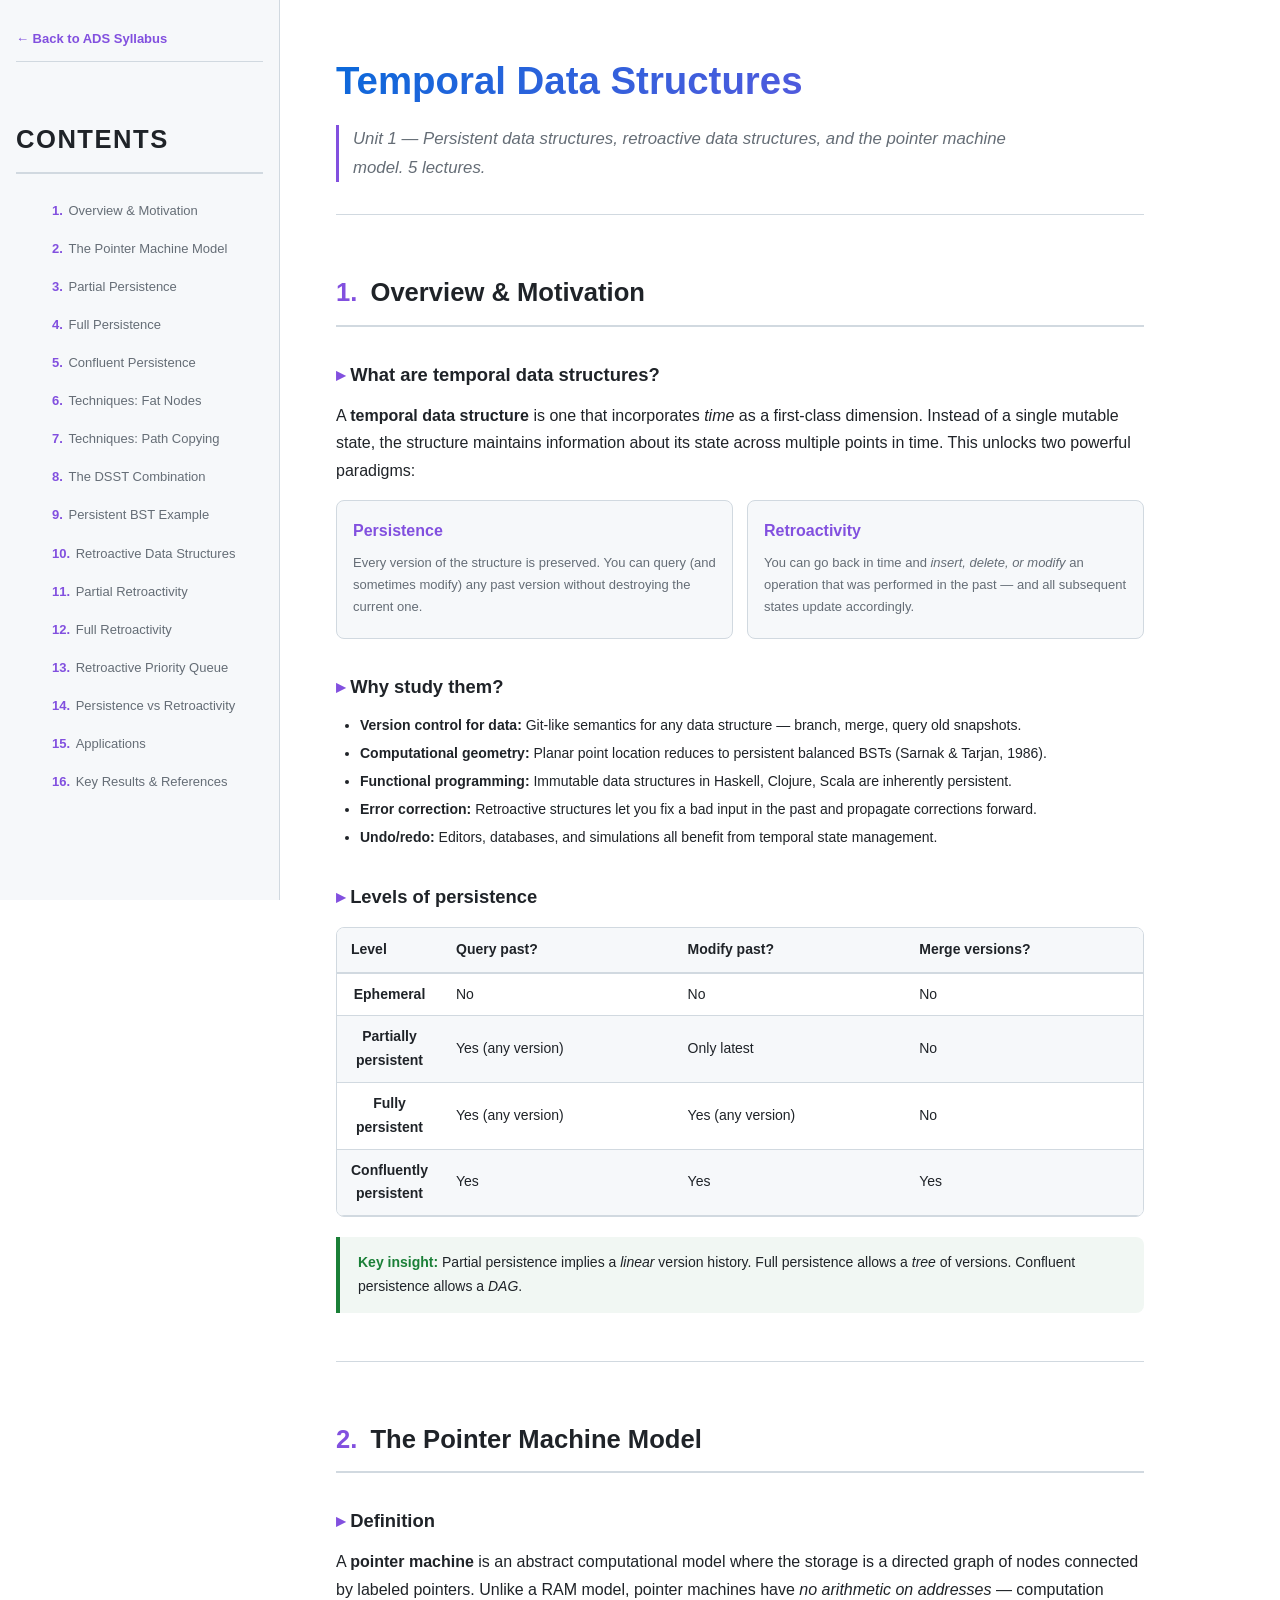
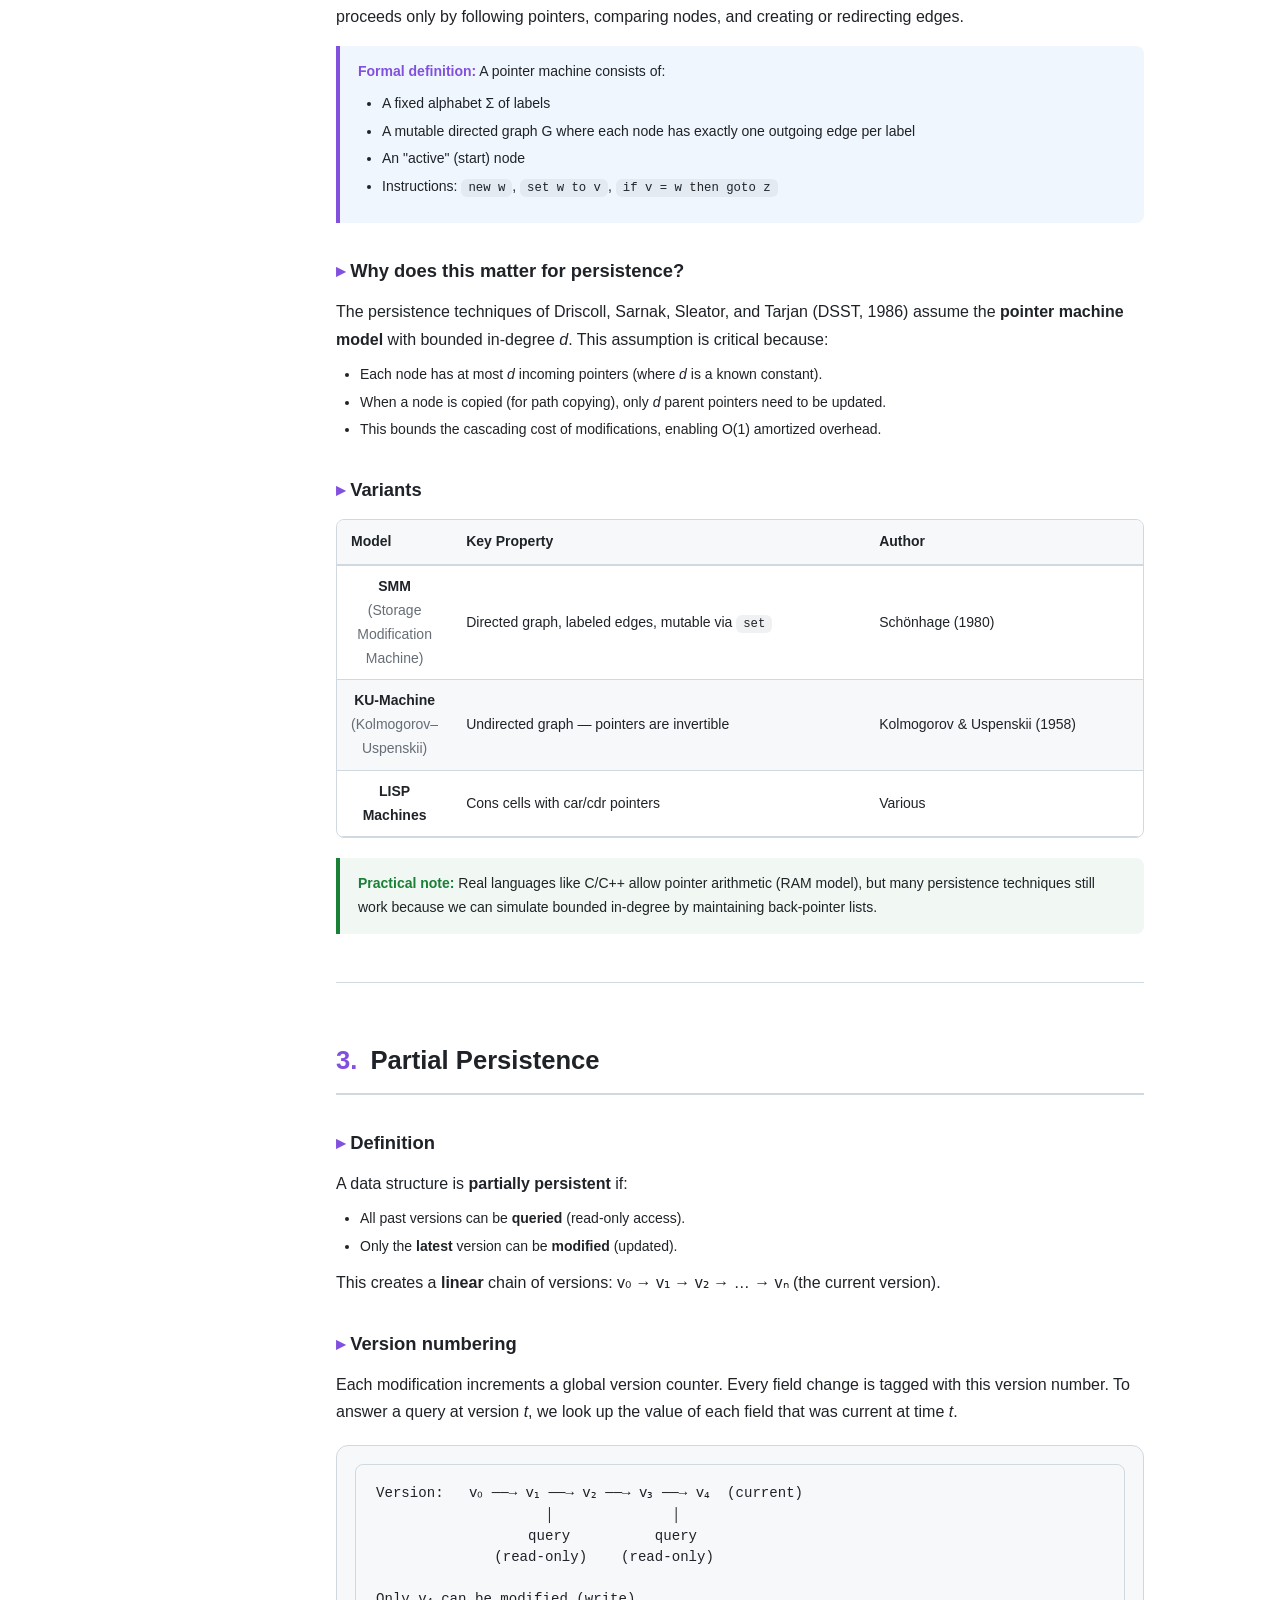
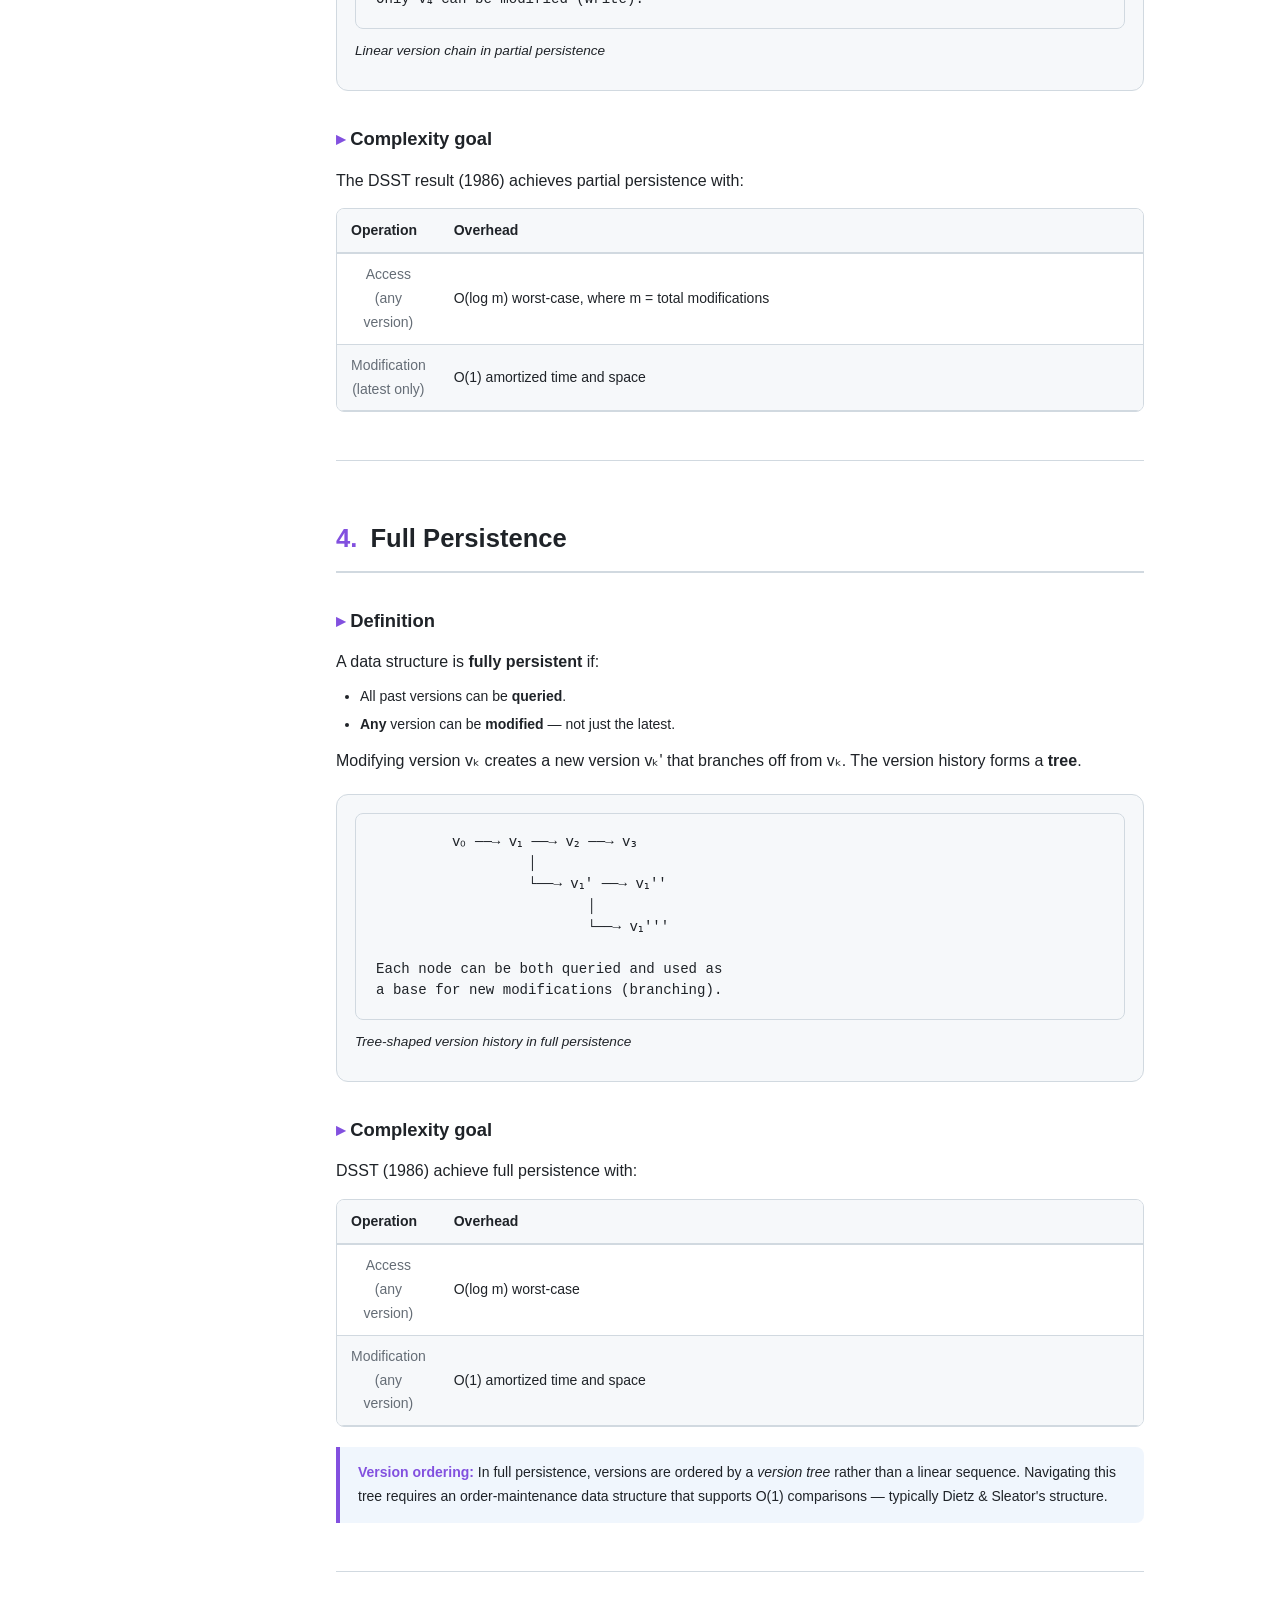
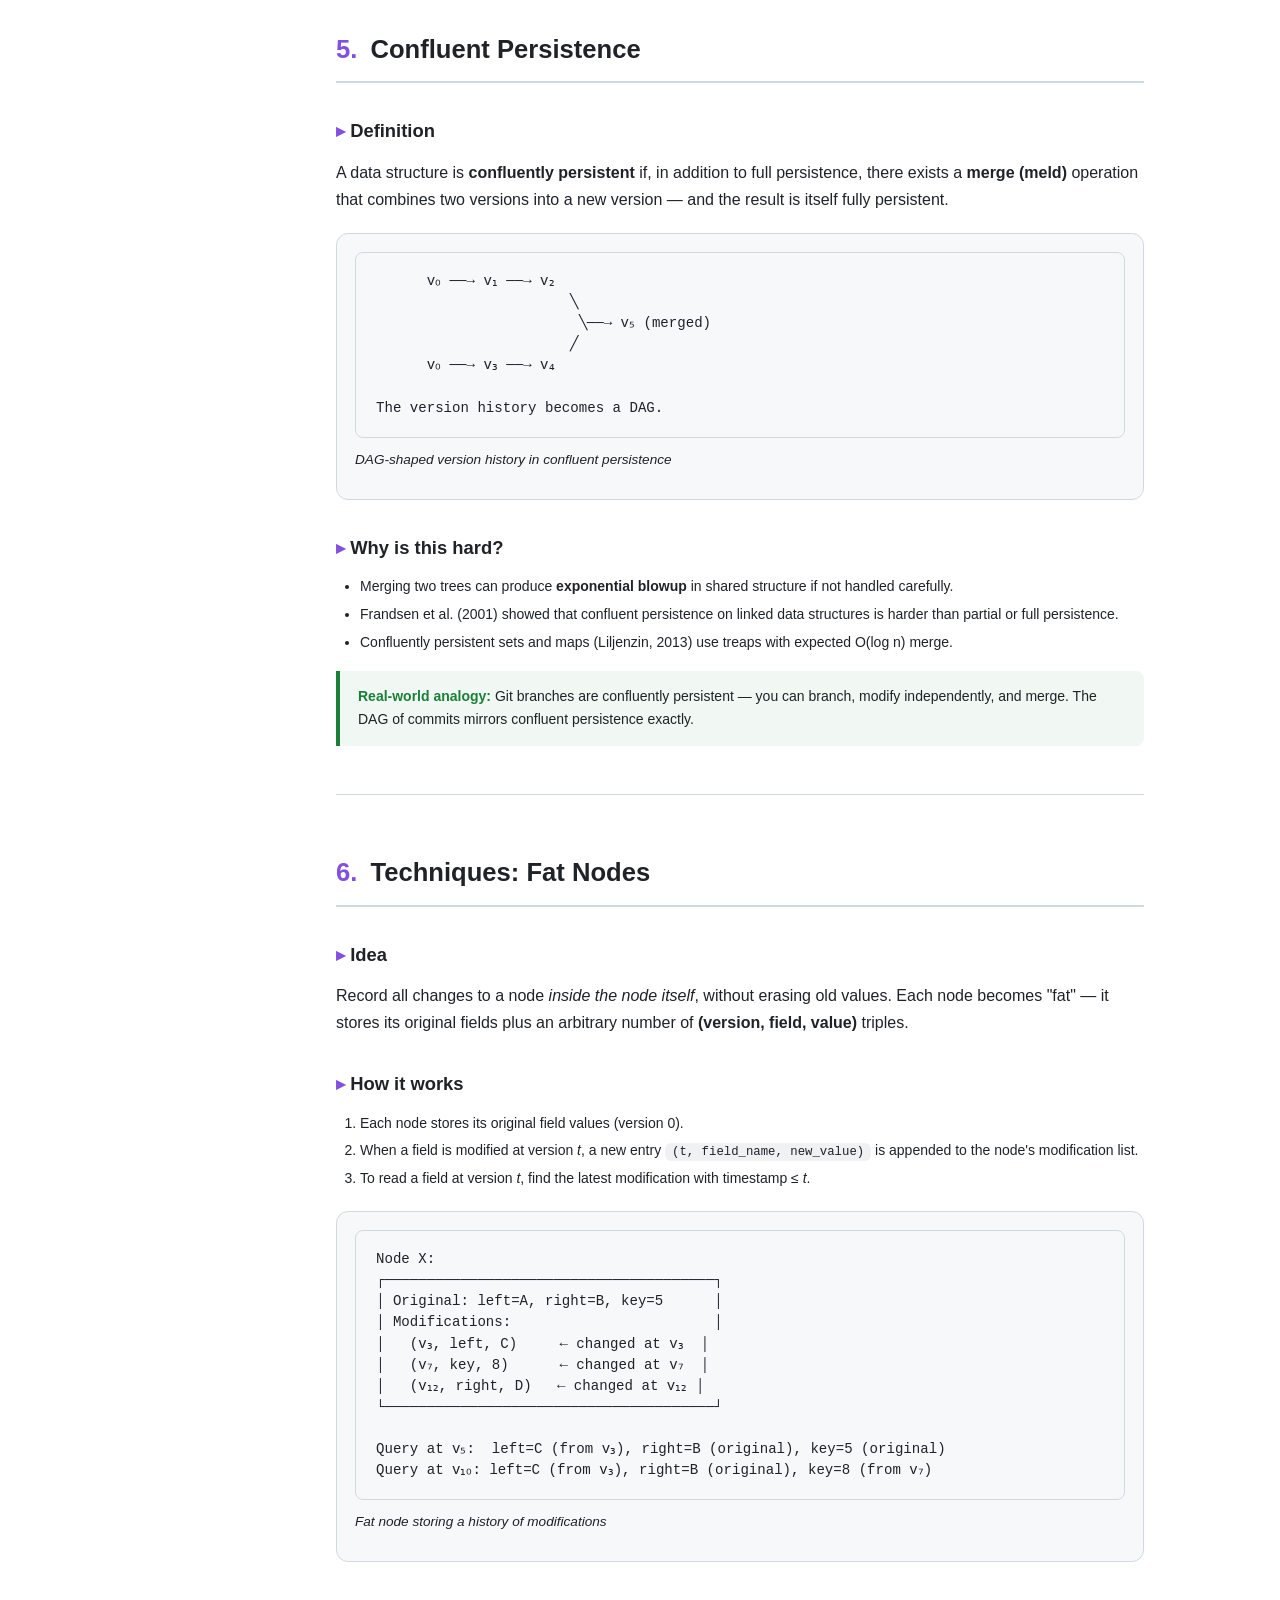
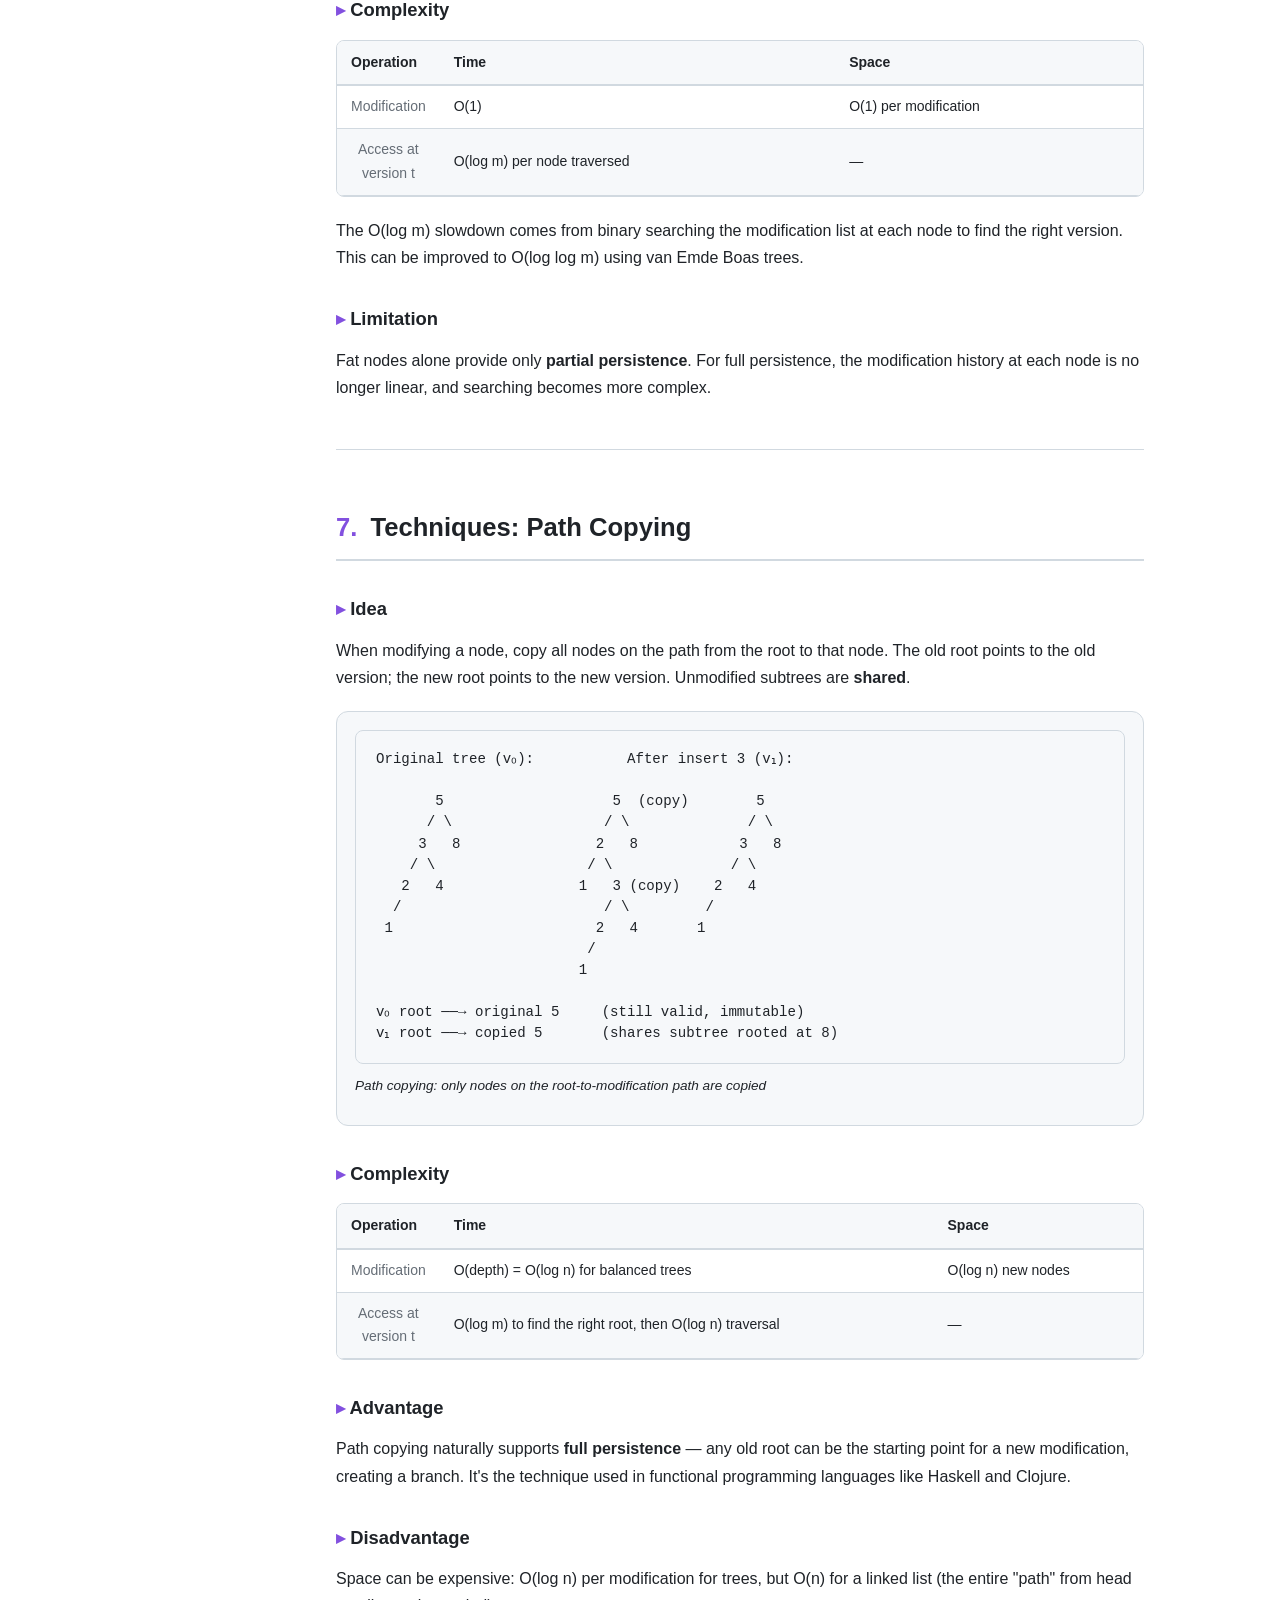
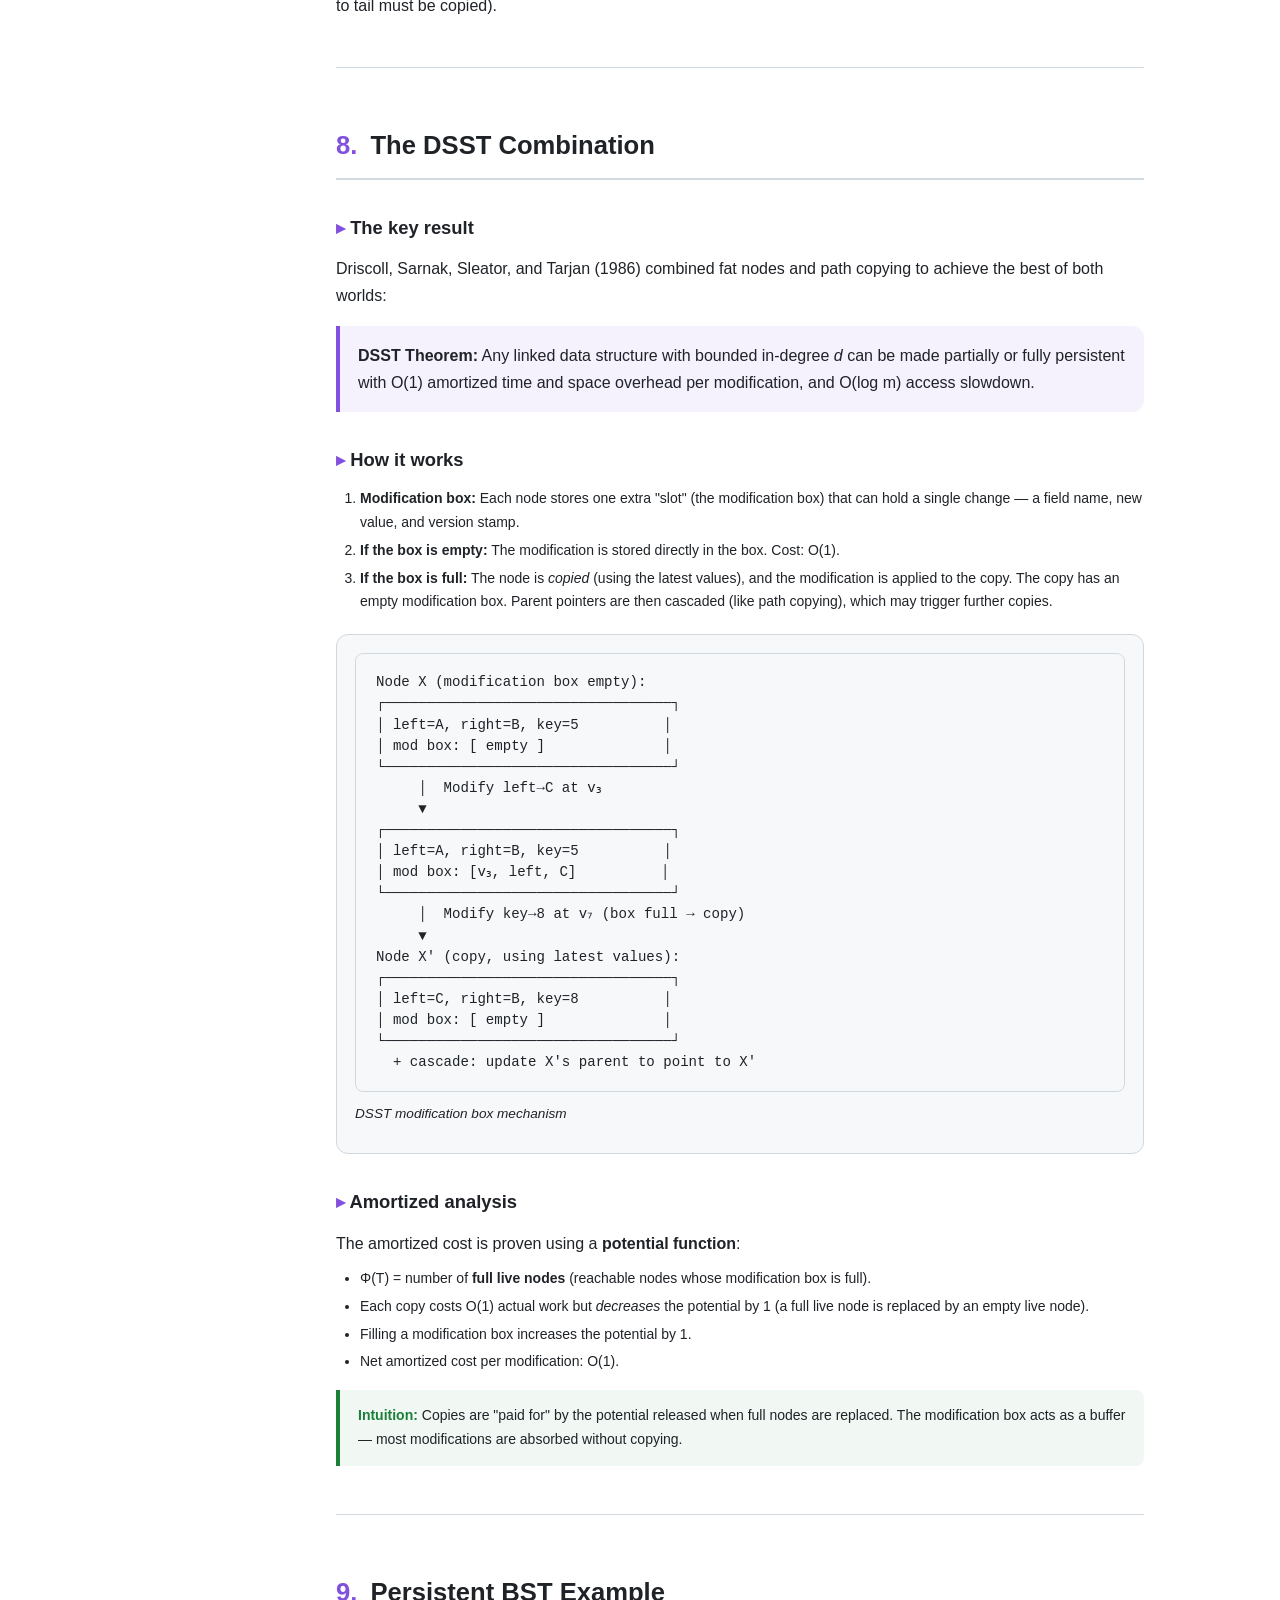
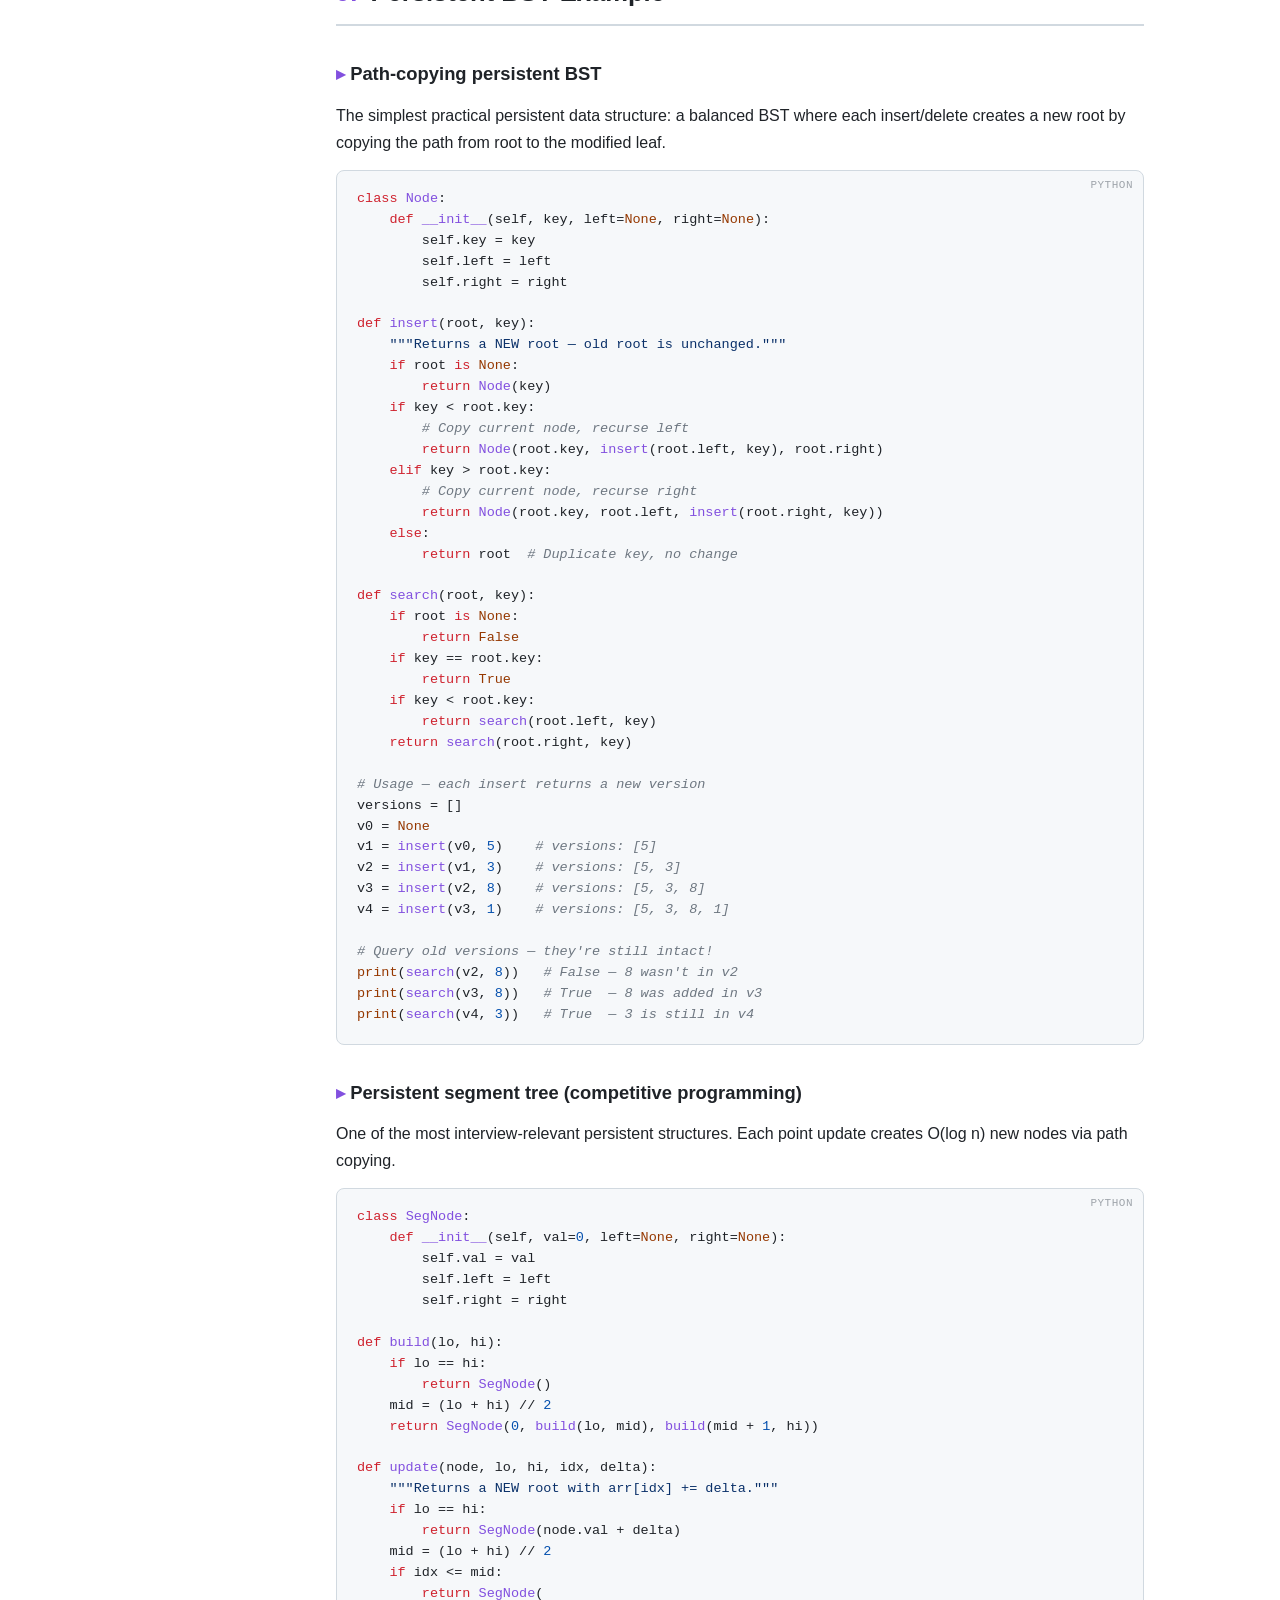
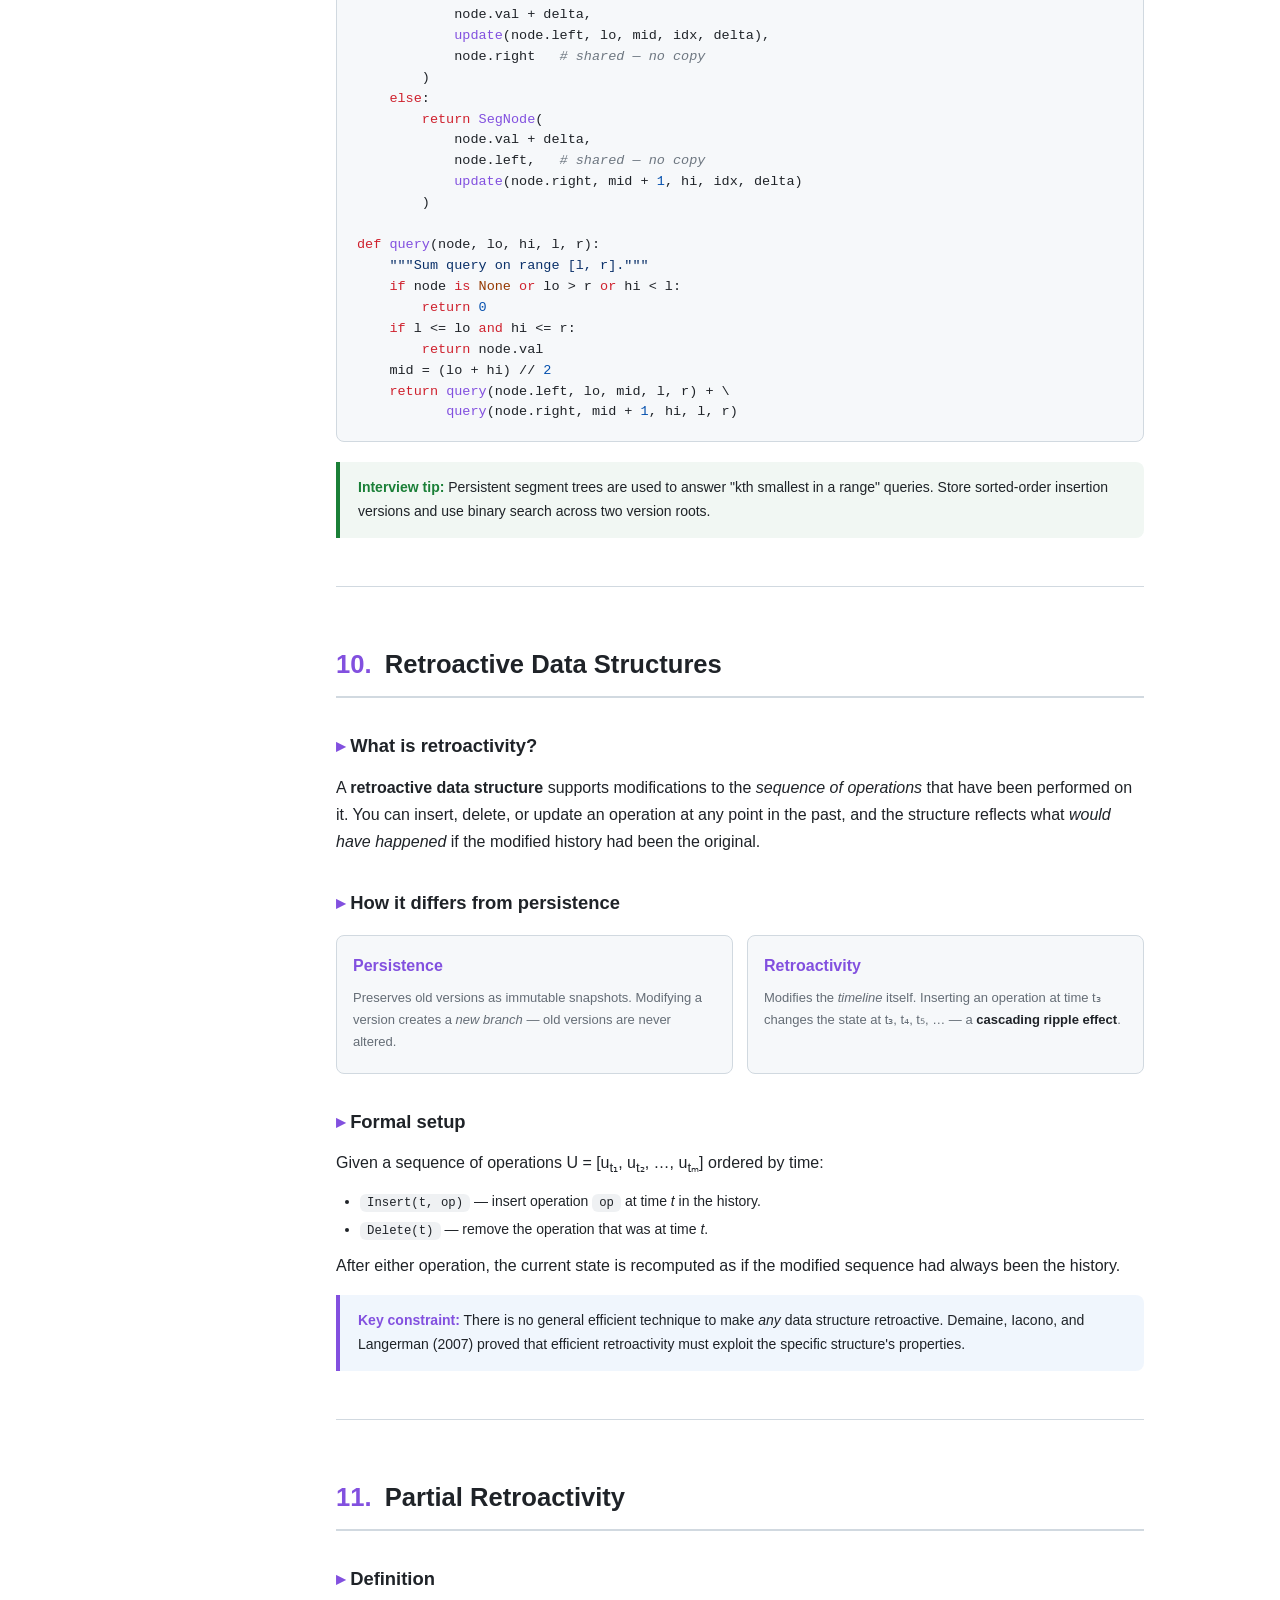
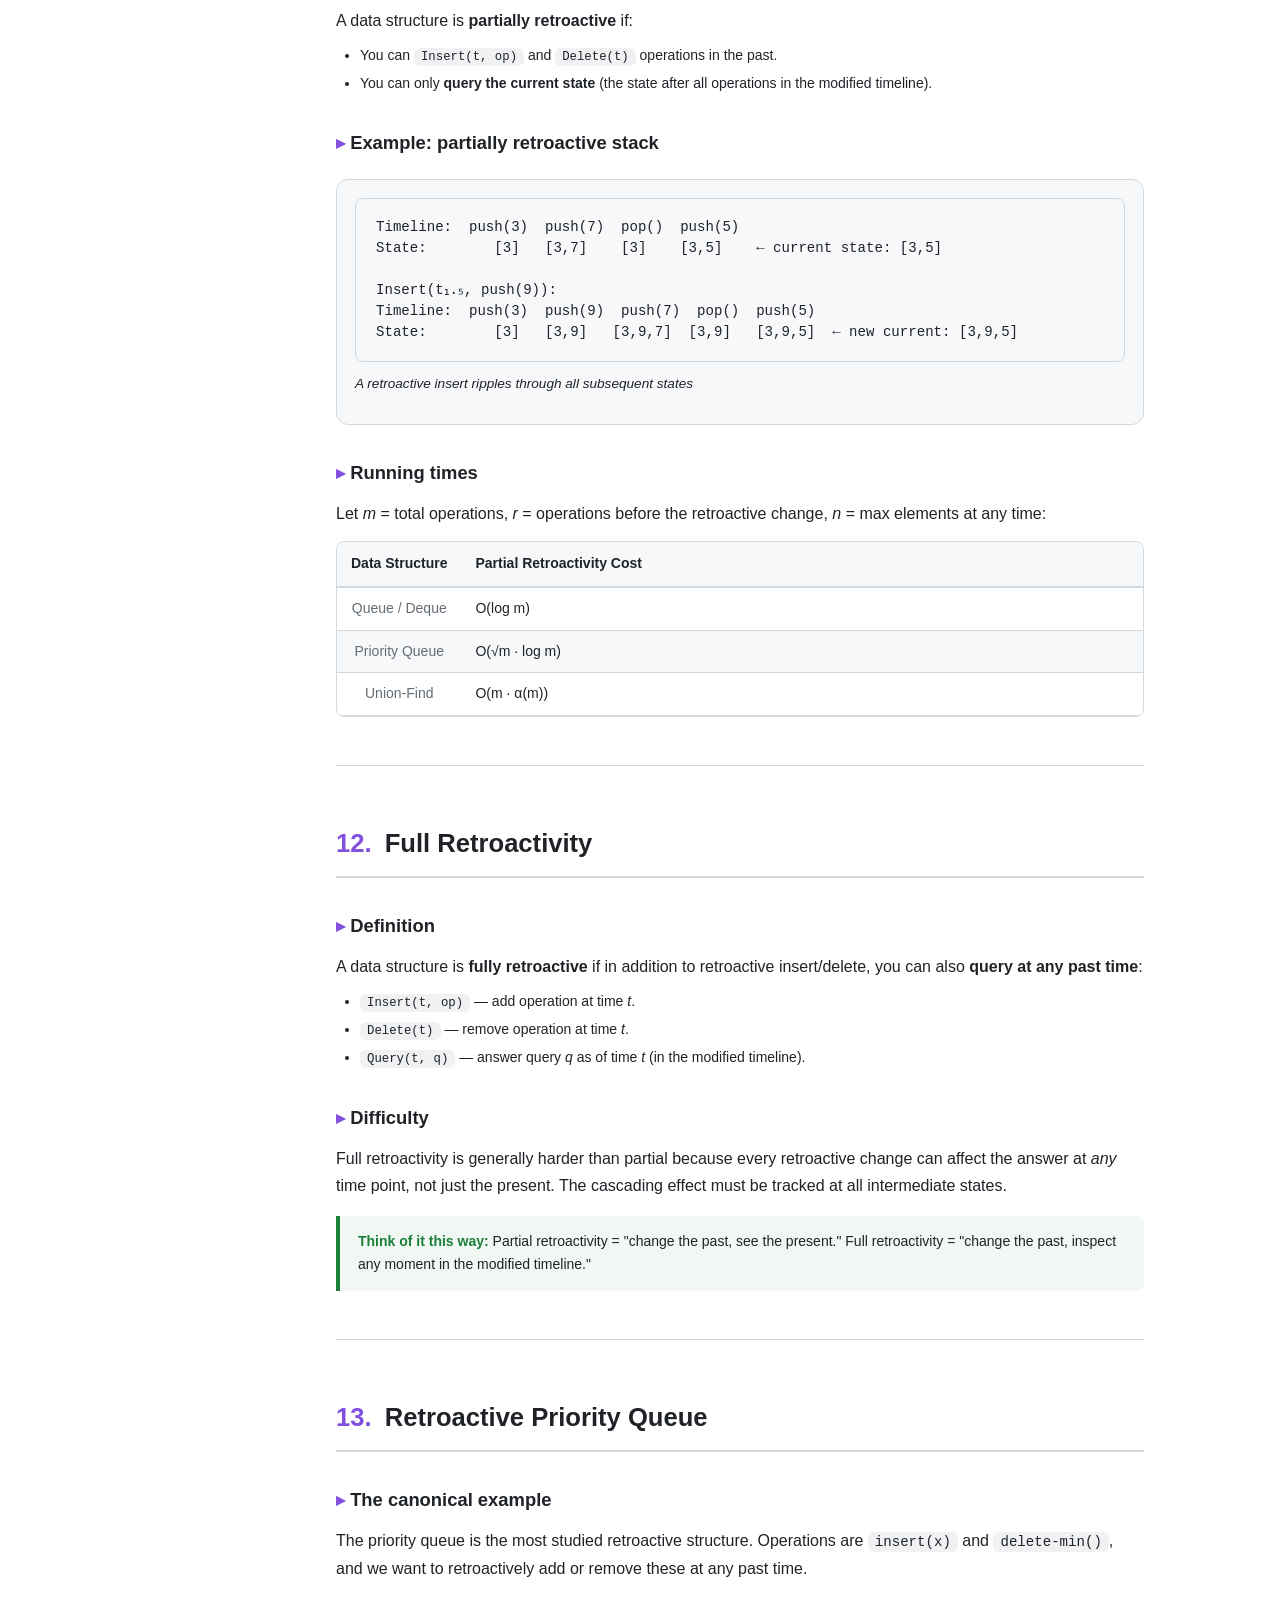
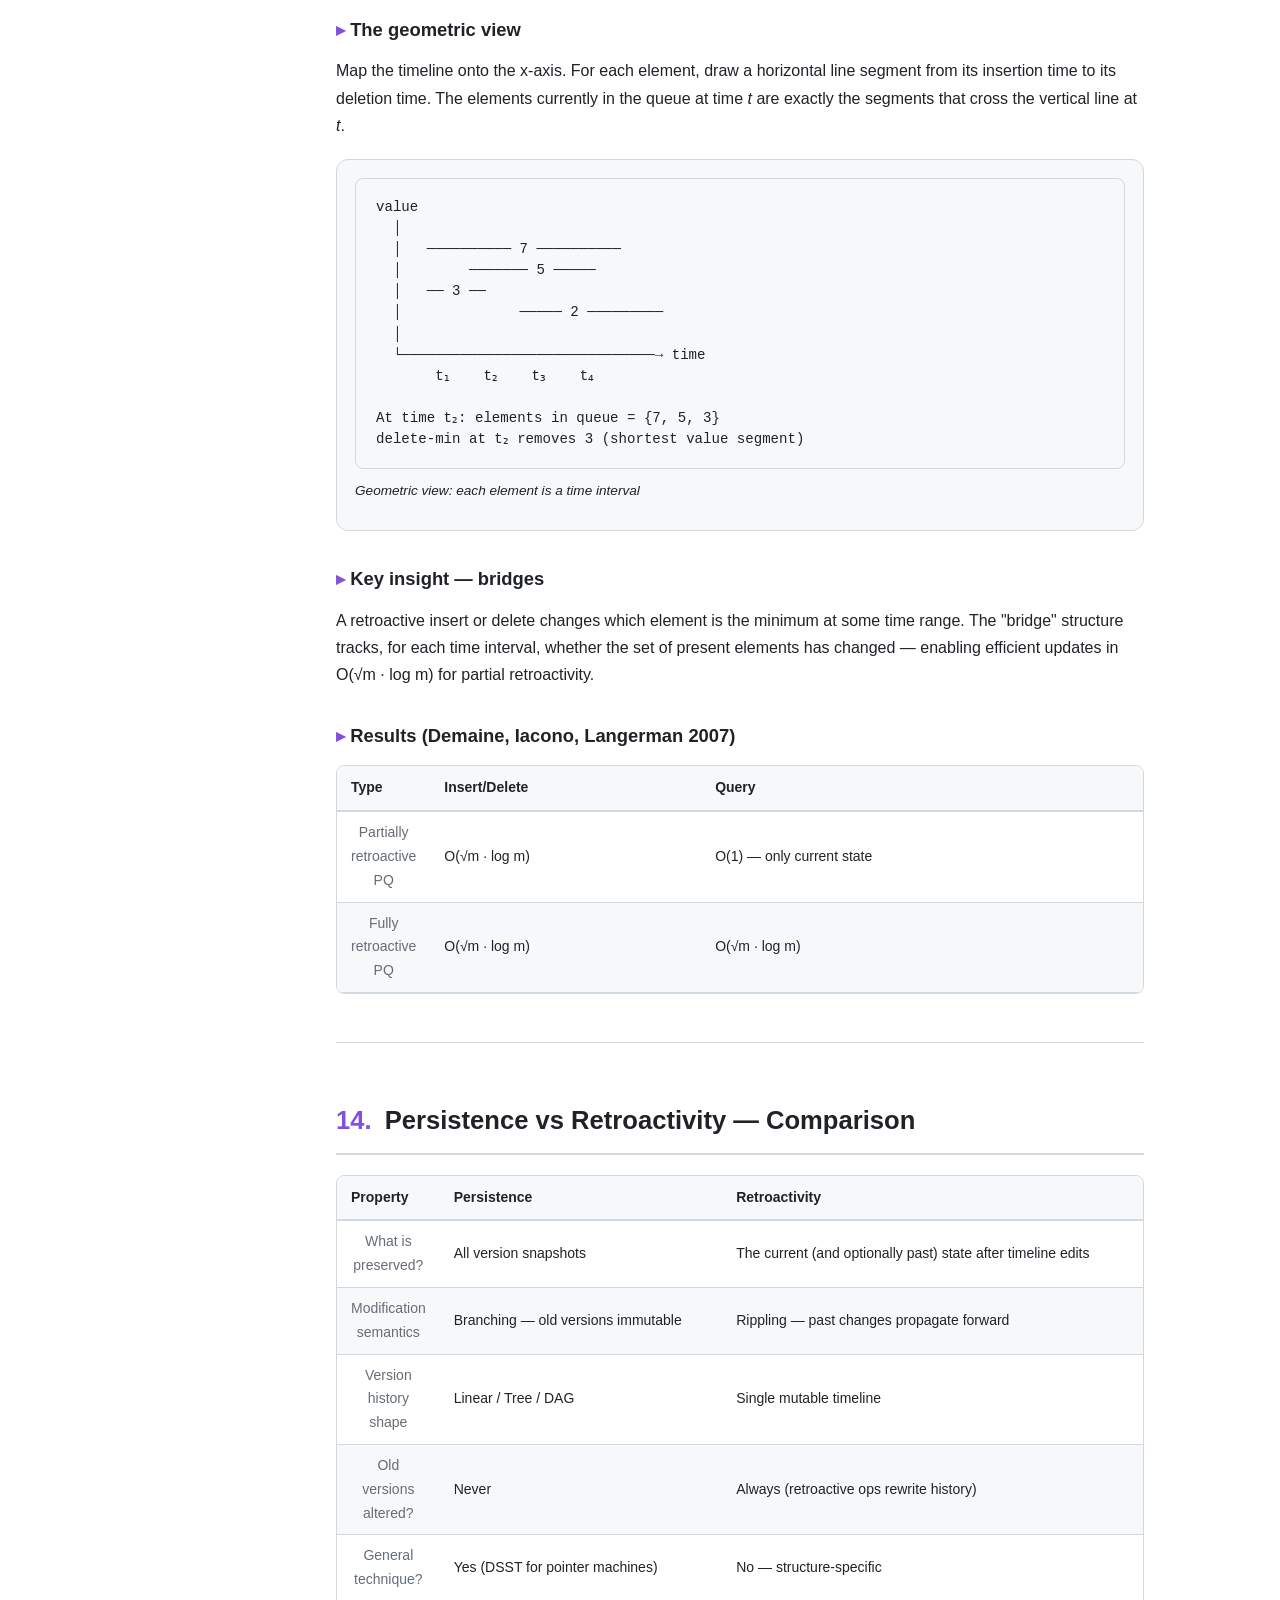
<file: web/TEMPORAL_DATA_STRUCTURES.html>
<!DOCTYPE html>
<html lang="en">
<head>
<meta charset="UTF-8">
<meta name="viewport" content="width=device-width, initial-scale=1.0">
<title>Temporal Data Structures — Unit 1</title>
<link rel="stylesheet" href="styles.css">
</head>
<body class="layout-dsa accent-purple">
<div class="wrapper">

<!-- ── Sidebar ── -->
<nav class="sidebar">
  <div class="back-nav"><a href="ADVANCED_DATA_STRUCTURES.html">← Back to ADS Syllabus</a></div>
  <h2>Contents</h2>
  <ol>
    <li><a href="#s1">Overview &amp; Motivation</a></li>
    <li><a href="#s2">The Pointer Machine Model</a></li>
    <li><a href="#s3">Partial Persistence</a></li>
    <li><a href="#s4">Full Persistence</a></li>
    <li><a href="#s5">Confluent Persistence</a></li>
    <li><a href="#s6">Techniques: Fat Nodes</a></li>
    <li><a href="#s7">Techniques: Path Copying</a></li>
    <li><a href="#s8">The DSST Combination</a></li>
    <li><a href="#s9">Persistent BST Example</a></li>
    <li><a href="#s10">Retroactive Data Structures</a></li>
    <li><a href="#s11">Partial Retroactivity</a></li>
    <li><a href="#s12">Full Retroactivity</a></li>
    <li><a href="#s13">Retroactive Priority Queue</a></li>
    <li><a href="#s14">Persistence vs Retroactivity</a></li>
    <li><a href="#s15">Applications</a></li>
    <li><a href="#s16">Key Results &amp; References</a></li>
  </ol>
</nav>

<!-- ── Main ── -->
<main class="content">

<header class="hero">
  <h1>Temporal Data Structures</h1>
  <p class="subtitle">Unit 1 — Persistent data structures, retroactive data structures, and the pointer machine model. 5 lectures.</p>
</header>

<!-- ════════════════════════════════════════ -->
<!-- Section 1 -->
<!-- ════════════════════════════════════════ -->
<h2 id="s1"><span class="section-num">1.</span> Overview &amp; Motivation</h2>

<h3>What are temporal data structures?</h3>
<p>A <strong>temporal data structure</strong> is one that incorporates <em>time</em> as a first-class dimension. Instead of a single mutable state, the structure maintains information about its state across multiple points in time. This unlocks two powerful paradigms:</p>

<div class="algo-compare">
  <div class="algo-card">
    <h4>Persistence</h4>
    <p>Every version of the structure is preserved. You can query (and sometimes modify) any past version without destroying the current one.</p>
  </div>
  <div class="algo-card">
    <h4>Retroactivity</h4>
    <p>You can go back in time and <em>insert, delete, or modify</em> an operation that was performed in the past — and all subsequent states update accordingly.</p>
  </div>
</div>

<h3>Why study them?</h3>
<ul>
  <li><strong>Version control for data:</strong> Git-like semantics for any data structure — branch, merge, query old snapshots.</li>
  <li><strong>Computational geometry:</strong> Planar point location reduces to persistent balanced BSTs (Sarnak &amp; Tarjan, 1986).</li>
  <li><strong>Functional programming:</strong> Immutable data structures in Haskell, Clojure, Scala are inherently persistent.</li>
  <li><strong>Error correction:</strong> Retroactive structures let you fix a bad input in the past and propagate corrections forward.</li>
  <li><strong>Undo/redo:</strong> Editors, databases, and simulations all benefit from temporal state management.</li>
</ul>

<h3>Levels of persistence</h3>
<div class="table-wrap">
<table>
  <thead><tr><th>Level</th><th>Query past?</th><th>Modify past?</th><th>Merge versions?</th></tr></thead>
  <tbody>
    <tr><td><strong>Ephemeral</strong></td><td>No</td><td>No</td><td>No</td></tr>
    <tr><td><strong>Partially persistent</strong></td><td>Yes (any version)</td><td>Only latest</td><td>No</td></tr>
    <tr><td><strong>Fully persistent</strong></td><td>Yes (any version)</td><td>Yes (any version)</td><td>No</td></tr>
    <tr><td><strong>Confluently persistent</strong></td><td>Yes</td><td>Yes</td><td>Yes</td></tr>
  </tbody>
</table>
</div>

<div class="note tip"><strong>Key insight:</strong> Partial persistence implies a <em>linear</em> version history. Full persistence allows a <em>tree</em> of versions. Confluent persistence allows a <em>DAG</em>.</div>

<hr>

<!-- ════════════════════════════════════════ -->
<!-- Section 2 -->
<!-- ════════════════════════════════════════ -->
<h2 id="s2"><span class="section-num">2.</span> The Pointer Machine Model</h2>

<h3>Definition</h3>
<p>A <strong>pointer machine</strong> is an abstract computational model where the storage is a directed graph of nodes connected by labeled pointers. Unlike a RAM model, pointer machines have <em>no arithmetic on addresses</em> — computation proceeds only by following pointers, comparing nodes, and creating or redirecting edges.</p>

<div class="note">
  <strong>Formal definition:</strong> A pointer machine consists of:
  <ul style="margin-top:8px;">
    <li>A fixed alphabet Σ of labels</li>
    <li>A mutable directed graph G where each node has exactly one outgoing edge per label</li>
    <li>An "active" (start) node</li>
    <li>Instructions: <code>new w</code>, <code>set w to v</code>, <code>if v = w then goto z</code></li>
  </ul>
</div>

<h3>Why does this matter for persistence?</h3>
<p>The persistence techniques of Driscoll, Sarnak, Sleator, and Tarjan (DSST, 1986) assume the <strong>pointer machine model</strong> with bounded in-degree <em>d</em>. This assumption is critical because:</p>
<ul>
  <li>Each node has at most <em>d</em> incoming pointers (where <em>d</em> is a known constant).</li>
  <li>When a node is copied (for path copying), only <em>d</em> parent pointers need to be updated.</li>
  <li>This bounds the cascading cost of modifications, enabling O(1) amortized overhead.</li>
</ul>

<h3>Variants</h3>
<div class="table-wrap">
<table>
  <thead><tr><th>Model</th><th>Key Property</th><th>Author</th></tr></thead>
  <tbody>
    <tr><td><strong>SMM</strong> (Storage Modification Machine)</td><td>Directed graph, labeled edges, mutable via <code>set</code></td><td>Schönhage (1980)</td></tr>
    <tr><td><strong>KU-Machine</strong> (Kolmogorov–Uspenskii)</td><td>Undirected graph — pointers are invertible</td><td>Kolmogorov &amp; Uspenskii (1958)</td></tr>
    <tr><td><strong>LISP Machines</strong></td><td>Cons cells with car/cdr pointers</td><td>Various</td></tr>
  </tbody>
</table>
</div>

<div class="note tip"><strong>Practical note:</strong> Real languages like C/C++ allow pointer arithmetic (RAM model), but many persistence techniques still work because we can simulate bounded in-degree by maintaining back-pointer lists.</div>

<hr>

<!-- ════════════════════════════════════════ -->
<!-- Section 3 -->
<!-- ════════════════════════════════════════ -->
<h2 id="s3"><span class="section-num">3.</span> Partial Persistence</h2>

<h3>Definition</h3>
<p>A data structure is <strong>partially persistent</strong> if:</p>
<ul>
  <li>All past versions can be <strong>queried</strong> (read-only access).</li>
  <li>Only the <strong>latest</strong> version can be <strong>modified</strong> (updated).</li>
</ul>
<p>This creates a <strong>linear</strong> chain of versions: v₀ → v₁ → v₂ → … → vₙ (the current version).</p>

<h3>Version numbering</h3>
<p>Each modification increments a global version counter. Every field change is tagged with this version number. To answer a query at version <em>t</em>, we look up the value of each field that was current at time <em>t</em>.</p>

<div class="diagram">
<pre>
Version:   v₀ ──→ v₁ ──→ v₂ ──→ v₃ ──→ v₄  (current)
                    │              │
                  query          query
              (read-only)    (read-only)

Only v₄ can be modified (write).
</pre>
<p class="diagram-caption">Linear version chain in partial persistence</p>
</div>

<h3>Complexity goal</h3>
<p>The DSST result (1986) achieves partial persistence with:</p>
<div class="table-wrap">
<table>
  <thead><tr><th>Operation</th><th>Overhead</th></tr></thead>
  <tbody>
    <tr><td>Access (any version)</td><td>O(log m) worst-case, where m = total modifications</td></tr>
    <tr><td>Modification (latest only)</td><td>O(1) amortized time and space</td></tr>
  </tbody>
</table>
</div>

<hr>

<!-- ════════════════════════════════════════ -->
<!-- Section 4 -->
<!-- ════════════════════════════════════════ -->
<h2 id="s4"><span class="section-num">4.</span> Full Persistence</h2>

<h3>Definition</h3>
<p>A data structure is <strong>fully persistent</strong> if:</p>
<ul>
  <li>All past versions can be <strong>queried</strong>.</li>
  <li><strong>Any</strong> version can be <strong>modified</strong> — not just the latest.</li>
</ul>
<p>Modifying version vₖ creates a new version vₖ' that branches off from vₖ. The version history forms a <strong>tree</strong>.</p>

<div class="diagram">
<pre>
         v₀ ──→ v₁ ──→ v₂ ──→ v₃
                  │
                  └──→ v₁' ──→ v₁''
                         │
                         └──→ v₁'''

Each node can be both queried and used as
a base for new modifications (branching).
</pre>
<p class="diagram-caption">Tree-shaped version history in full persistence</p>
</div>

<h3>Complexity goal</h3>
<p>DSST (1986) achieve full persistence with:</p>
<div class="table-wrap">
<table>
  <thead><tr><th>Operation</th><th>Overhead</th></tr></thead>
  <tbody>
    <tr><td>Access (any version)</td><td>O(log m) worst-case</td></tr>
    <tr><td>Modification (any version)</td><td>O(1) amortized time and space</td></tr>
  </tbody>
</table>
</div>

<div class="note"><strong>Version ordering:</strong> In full persistence, versions are ordered by a <em>version tree</em> rather than a linear sequence. Navigating this tree requires an order-maintenance data structure that supports O(1) comparisons — typically Dietz &amp; Sleator's structure.</div>

<hr>

<!-- ════════════════════════════════════════ -->
<!-- Section 5 -->
<!-- ════════════════════════════════════════ -->
<h2 id="s5"><span class="section-num">5.</span> Confluent Persistence</h2>

<h3>Definition</h3>
<p>A data structure is <strong>confluently persistent</strong> if, in addition to full persistence, there exists a <strong>merge (meld)</strong> operation that combines two versions into a new version — and the result is itself fully persistent.</p>

<div class="diagram">
<pre>
      v₀ ──→ v₁ ──→ v₂
                       ╲
                        ╲──→ v₅ (merged)
                       ╱
      v₀ ──→ v₃ ──→ v₄
                         
The version history becomes a DAG.
</pre>
<p class="diagram-caption">DAG-shaped version history in confluent persistence</p>
</div>

<h3>Why is this hard?</h3>
<ul>
  <li>Merging two trees can produce <strong>exponential blowup</strong> in shared structure if not handled carefully.</li>
  <li>Frandsen et al. (2001) showed that confluent persistence on linked data structures is harder than partial or full persistence.</li>
  <li>Confluently persistent sets and maps (Liljenzin, 2013) use treaps with expected O(log n) merge.</li>
</ul>

<div class="note tip"><strong>Real-world analogy:</strong> Git branches are confluently persistent — you can branch, modify independently, and merge. The DAG of commits mirrors confluent persistence exactly.</div>

<hr>

<!-- ════════════════════════════════════════ -->
<!-- Section 6 -->
<!-- ════════════════════════════════════════ -->
<h2 id="s6"><span class="section-num">6.</span> Techniques: Fat Nodes</h2>

<h3>Idea</h3>
<p>Record all changes to a node <em>inside the node itself</em>, without erasing old values. Each node becomes "fat" — it stores its original fields plus an arbitrary number of <strong>(version, field, value)</strong> triples.</p>

<h3>How it works</h3>
<ol>
  <li>Each node stores its original field values (version 0).</li>
  <li>When a field is modified at version <em>t</em>, a new entry <code>(t, field_name, new_value)</code> is appended to the node's modification list.</li>
  <li>To read a field at version <em>t</em>, find the latest modification with timestamp ≤ <em>t</em>.</li>
</ol>

<div class="diagram">
<pre>
Node X:
┌───────────────────────────────────────┐
│ Original: left=A, right=B, key=5      │
│ Modifications:                        │
│   (v₃, left, C)     ← changed at v₃  │
│   (v₇, key, 8)      ← changed at v₇  │
│   (v₁₂, right, D)   ← changed at v₁₂ │
└───────────────────────────────────────┘

Query at v₅:  left=C (from v₃), right=B (original), key=5 (original)
Query at v₁₀: left=C (from v₃), right=B (original), key=8 (from v₇)
</pre>
<p class="diagram-caption">Fat node storing a history of modifications</p>
</div>

<h3>Complexity</h3>
<div class="table-wrap">
<table>
  <thead><tr><th>Operation</th><th>Time</th><th>Space</th></tr></thead>
  <tbody>
    <tr><td>Modification</td><td>O(1)</td><td>O(1) per modification</td></tr>
    <tr><td>Access at version t</td><td>O(log m) per node traversed</td><td>—</td></tr>
  </tbody>
</table>
</div>
<p>The O(log m) slowdown comes from binary searching the modification list at each node to find the right version. This can be improved to O(log log m) using van Emde Boas trees.</p>

<h3>Limitation</h3>
<p>Fat nodes alone provide only <strong>partial persistence</strong>. For full persistence, the modification history at each node is no longer linear, and searching becomes more complex.</p>

<hr>

<!-- ════════════════════════════════════════ -->
<!-- Section 7 -->
<!-- ════════════════════════════════════════ -->
<h2 id="s7"><span class="section-num">7.</span> Techniques: Path Copying</h2>

<h3>Idea</h3>
<p>When modifying a node, copy all nodes on the path from the root to that node. The old root points to the old version; the new root points to the new version. Unmodified subtrees are <strong>shared</strong>.</p>

<div class="diagram">
<pre>
Original tree (v₀):           After insert 3 (v₁):

       5                    5  (copy)        5
      / \                  / \              / \
     3   8                2   8            3   8
    / \                  / \              / \
   2   4                1   3 (copy)    2   4
  /                        / \         /
 1                        2   4       1
                         /
                        1

v₀ root ──→ original 5     (still valid, immutable)
v₁ root ──→ copied 5       (shares subtree rooted at 8)
</pre>
<p class="diagram-caption">Path copying: only nodes on the root-to-modification path are copied</p>
</div>

<h3>Complexity</h3>
<div class="table-wrap">
<table>
  <thead><tr><th>Operation</th><th>Time</th><th>Space</th></tr></thead>
  <tbody>
    <tr><td>Modification</td><td>O(depth) = O(log n) for balanced trees</td><td>O(log n) new nodes</td></tr>
    <tr><td>Access at version t</td><td>O(log m) to find the right root, then O(log n) traversal</td><td>—</td></tr>
  </tbody>
</table>
</div>

<h3>Advantage</h3>
<p>Path copying naturally supports <strong>full persistence</strong> — any old root can be the starting point for a new modification, creating a branch. It's the technique used in functional programming languages like Haskell and Clojure.</p>

<h3>Disadvantage</h3>
<p>Space can be expensive: O(log n) per modification for trees, but O(n) for a linked list (the entire "path" from head to tail must be copied).</p>

<hr>

<!-- ════════════════════════════════════════ -->
<!-- Section 8 -->
<!-- ════════════════════════════════════════ -->
<h2 id="s8"><span class="section-num">8.</span> The DSST Combination</h2>

<h3>The key result</h3>
<p>Driscoll, Sarnak, Sleator, and Tarjan (1986) combined fat nodes and path copying to achieve the best of both worlds:</p>

<div class="example-box">
  <strong>DSST Theorem:</strong> Any linked data structure with bounded in-degree <em>d</em> can be made partially or fully persistent with O(1) amortized time and space overhead per modification, and O(log m) access slowdown.
</div>

<h3>How it works</h3>
<ol>
  <li><strong>Modification box:</strong> Each node stores one extra "slot" (the modification box) that can hold a single change — a field name, new value, and version stamp.</li>
  <li><strong>If the box is empty:</strong> The modification is stored directly in the box. Cost: O(1).</li>
  <li><strong>If the box is full:</strong> The node is <em>copied</em> (using the latest values), and the modification is applied to the copy. The copy has an empty modification box. Parent pointers are then cascaded (like path copying), which may trigger further copies.</li>
</ol>

<div class="diagram">
<pre>
Node X (modification box empty):
┌──────────────────────────────────┐
│ left=A, right=B, key=5          │
│ mod box: [ empty ]              │
└──────────────────────────────────┘
     │  Modify left→C at v₃
     ▼
┌──────────────────────────────────┐
│ left=A, right=B, key=5          │
│ mod box: [v₃, left, C]          │
└──────────────────────────────────┘
     │  Modify key→8 at v₇ (box full → copy)
     ▼
Node X' (copy, using latest values):
┌──────────────────────────────────┐
│ left=C, right=B, key=8          │
│ mod box: [ empty ]              │
└──────────────────────────────────┘
  + cascade: update X's parent to point to X'
</pre>
<p class="diagram-caption">DSST modification box mechanism</p>
</div>

<h3>Amortized analysis</h3>
<p>The amortized cost is proven using a <strong>potential function</strong>:</p>
<ul>
  <li>Φ(T) = number of <strong>full live nodes</strong> (reachable nodes whose modification box is full).</li>
  <li>Each copy costs O(1) actual work but <em>decreases</em> the potential by 1 (a full live node is replaced by an empty live node).</li>
  <li>Filling a modification box increases the potential by 1.</li>
  <li>Net amortized cost per modification: O(1).</li>
</ul>

<div class="note tip"><strong>Intuition:</strong> Copies are "paid for" by the potential released when full nodes are replaced. The modification box acts as a buffer — most modifications are absorbed without copying.</div>

<hr>

<!-- ════════════════════════════════════════ -->
<!-- Section 9 -->
<!-- ════════════════════════════════════════ -->
<h2 id="s9"><span class="section-num">9.</span> Persistent BST Example</h2>

<h3>Path-copying persistent BST</h3>
<p>The simplest practical persistent data structure: a balanced BST where each insert/delete creates a new root by copying the path from root to the modified leaf.</p>

<pre><span class="lang-tag">python</span><code><span class="kw">class</span> <span class="fn">Node</span>:
    <span class="kw">def</span> <span class="fn">__init__</span>(self, key, left=<span class="bi">None</span>, right=<span class="bi">None</span>):
        self.key = key
        self.left = left
        self.right = right

<span class="kw">def</span> <span class="fn">insert</span>(root, key):
    <span class="str">"""Returns a NEW root — old root is unchanged."""</span>
    <span class="kw">if</span> root <span class="kw">is</span> <span class="bi">None</span>:
        <span class="kw">return</span> <span class="fn">Node</span>(key)
    <span class="kw">if</span> key &lt; root.key:
        <span class="cmt"># Copy current node, recurse left</span>
        <span class="kw">return</span> <span class="fn">Node</span>(root.key, <span class="fn">insert</span>(root.left, key), root.right)
    <span class="kw">elif</span> key &gt; root.key:
        <span class="cmt"># Copy current node, recurse right</span>
        <span class="kw">return</span> <span class="fn">Node</span>(root.key, root.left, <span class="fn">insert</span>(root.right, key))
    <span class="kw">else</span>:
        <span class="kw">return</span> root  <span class="cmt"># Duplicate key, no change</span>

<span class="kw">def</span> <span class="fn">search</span>(root, key):
    <span class="kw">if</span> root <span class="kw">is</span> <span class="bi">None</span>:
        <span class="kw">return</span> <span class="bi">False</span>
    <span class="kw">if</span> key == root.key:
        <span class="kw">return</span> <span class="bi">True</span>
    <span class="kw">if</span> key &lt; root.key:
        <span class="kw">return</span> <span class="fn">search</span>(root.left, key)
    <span class="kw">return</span> <span class="fn">search</span>(root.right, key)

<span class="cmt"># Usage — each insert returns a new version</span>
versions = []
v0 = <span class="bi">None</span>
v1 = <span class="fn">insert</span>(v0, <span class="num">5</span>)    <span class="cmt"># versions: [5]</span>
v2 = <span class="fn">insert</span>(v1, <span class="num">3</span>)    <span class="cmt"># versions: [5, 3]</span>
v3 = <span class="fn">insert</span>(v2, <span class="num">8</span>)    <span class="cmt"># versions: [5, 3, 8]</span>
v4 = <span class="fn">insert</span>(v3, <span class="num">1</span>)    <span class="cmt"># versions: [5, 3, 8, 1]</span>

<span class="cmt"># Query old versions — they're still intact!</span>
<span class="bi">print</span>(<span class="fn">search</span>(v2, <span class="num">8</span>))   <span class="cmt"># False — 8 wasn't in v2</span>
<span class="bi">print</span>(<span class="fn">search</span>(v3, <span class="num">8</span>))   <span class="cmt"># True  — 8 was added in v3</span>
<span class="bi">print</span>(<span class="fn">search</span>(v4, <span class="num">3</span>))   <span class="cmt"># True  — 3 is still in v4</span></code></pre>

<h3>Persistent segment tree (competitive programming)</h3>
<p>One of the most interview-relevant persistent structures. Each point update creates O(log n) new nodes via path copying.</p>

<pre><span class="lang-tag">python</span><code><span class="kw">class</span> <span class="fn">SegNode</span>:
    <span class="kw">def</span> <span class="fn">__init__</span>(self, val=<span class="num">0</span>, left=<span class="bi">None</span>, right=<span class="bi">None</span>):
        self.val = val
        self.left = left
        self.right = right

<span class="kw">def</span> <span class="fn">build</span>(lo, hi):
    <span class="kw">if</span> lo == hi:
        <span class="kw">return</span> <span class="fn">SegNode</span>()
    mid = (lo + hi) // <span class="num">2</span>
    <span class="kw">return</span> <span class="fn">SegNode</span>(<span class="num">0</span>, <span class="fn">build</span>(lo, mid), <span class="fn">build</span>(mid + <span class="num">1</span>, hi))

<span class="kw">def</span> <span class="fn">update</span>(node, lo, hi, idx, delta):
    <span class="str">"""Returns a NEW root with arr[idx] += delta."""</span>
    <span class="kw">if</span> lo == hi:
        <span class="kw">return</span> <span class="fn">SegNode</span>(node.val + delta)
    mid = (lo + hi) // <span class="num">2</span>
    <span class="kw">if</span> idx &lt;= mid:
        <span class="kw">return</span> <span class="fn">SegNode</span>(
            node.val + delta,
            <span class="fn">update</span>(node.left, lo, mid, idx, delta),
            node.right   <span class="cmt"># shared — no copy</span>
        )
    <span class="kw">else</span>:
        <span class="kw">return</span> <span class="fn">SegNode</span>(
            node.val + delta,
            node.left,   <span class="cmt"># shared — no copy</span>
            <span class="fn">update</span>(node.right, mid + <span class="num">1</span>, hi, idx, delta)
        )

<span class="kw">def</span> <span class="fn">query</span>(node, lo, hi, l, r):
    <span class="str">"""Sum query on range [l, r]."""</span>
    <span class="kw">if</span> node <span class="kw">is</span> <span class="bi">None</span> <span class="kw">or</span> lo &gt; r <span class="kw">or</span> hi &lt; l:
        <span class="kw">return</span> <span class="num">0</span>
    <span class="kw">if</span> l &lt;= lo <span class="kw">and</span> hi &lt;= r:
        <span class="kw">return</span> node.val
    mid = (lo + hi) // <span class="num">2</span>
    <span class="kw">return</span> <span class="fn">query</span>(node.left, lo, mid, l, r) + \
           <span class="fn">query</span>(node.right, mid + <span class="num">1</span>, hi, l, r)</code></pre>

<div class="note tip"><strong>Interview tip:</strong> Persistent segment trees are used to answer "kth smallest in a range" queries. Store sorted-order insertion versions and use binary search across two version roots.</div>

<hr>

<!-- ════════════════════════════════════════ -->
<!-- Section 10 -->
<!-- ════════════════════════════════════════ -->
<h2 id="s10"><span class="section-num">10.</span> Retroactive Data Structures</h2>

<h3>What is retroactivity?</h3>
<p>A <strong>retroactive data structure</strong> supports modifications to the <em>sequence of operations</em> that have been performed on it. You can insert, delete, or update an operation at any point in the past, and the structure reflects what <em>would have happened</em> if the modified history had been the original.</p>

<h3>How it differs from persistence</h3>
<div class="algo-compare">
  <div class="algo-card">
    <h4>Persistence</h4>
    <p>Preserves old versions as immutable snapshots. Modifying a version creates a <em>new branch</em> — old versions are never altered.</p>
  </div>
  <div class="algo-card">
    <h4>Retroactivity</h4>
    <p>Modifies the <em>timeline</em> itself. Inserting an operation at time t₃ changes the state at t₃, t₄, t₅, … — a <strong>cascading ripple effect</strong>.</p>
  </div>
</div>

<h3>Formal setup</h3>
<p>Given a sequence of operations U = [u<sub>t₁</sub>, u<sub>t₂</sub>, …, u<sub>tₘ</sub>] ordered by time:</p>
<ul>
  <li><code>Insert(t, op)</code> — insert operation <code>op</code> at time <em>t</em> in the history.</li>
  <li><code>Delete(t)</code> — remove the operation that was at time <em>t</em>.</li>
</ul>
<p>After either operation, the current state is recomputed as if the modified sequence had always been the history.</p>

<div class="note"><strong>Key constraint:</strong> There is no general efficient technique to make <em>any</em> data structure retroactive. Demaine, Iacono, and Langerman (2007) proved that efficient retroactivity must exploit the specific structure's properties.</div>

<hr>

<!-- ════════════════════════════════════════ -->
<!-- Section 11 -->
<!-- ════════════════════════════════════════ -->
<h2 id="s11"><span class="section-num">11.</span> Partial Retroactivity</h2>

<h3>Definition</h3>
<p>A data structure is <strong>partially retroactive</strong> if:</p>
<ul>
  <li>You can <code>Insert(t, op)</code> and <code>Delete(t)</code> operations in the past.</li>
  <li>You can only <strong>query the current state</strong> (the state after all operations in the modified timeline).</li>
</ul>

<h3>Example: partially retroactive stack</h3>
<div class="diagram">
<pre>
Timeline:  push(3)  push(7)  pop()  push(5)
State:        [3]   [3,7]    [3]    [3,5]    ← current state: [3,5]

Insert(t₁.₅, push(9)):
Timeline:  push(3)  push(9)  push(7)  pop()  push(5)
State:        [3]   [3,9]   [3,9,7]  [3,9]   [3,9,5]  ← new current: [3,9,5]
</pre>
<p class="diagram-caption">A retroactive insert ripples through all subsequent states</p>
</div>

<h3>Running times</h3>
<p>Let <em>m</em> = total operations, <em>r</em> = operations before the retroactive change, <em>n</em> = max elements at any time:</p>
<div class="table-wrap">
<table>
  <thead><tr><th>Data Structure</th><th>Partial Retroactivity Cost</th></tr></thead>
  <tbody>
    <tr><td>Queue / Deque</td><td>O(log m)</td></tr>
    <tr><td>Priority Queue</td><td>O(√m · log m)</td></tr>
    <tr><td>Union-Find</td><td>O(m · α(m))</td></tr>
  </tbody>
</table>
</div>

<hr>

<!-- ════════════════════════════════════════ -->
<!-- Section 12 -->
<!-- ════════════════════════════════════════ -->
<h2 id="s12"><span class="section-num">12.</span> Full Retroactivity</h2>

<h3>Definition</h3>
<p>A data structure is <strong>fully retroactive</strong> if in addition to retroactive insert/delete, you can also <strong>query at any past time</strong>:</p>
<ul>
  <li><code>Insert(t, op)</code> — add operation at time <em>t</em>.</li>
  <li><code>Delete(t)</code> — remove operation at time <em>t</em>.</li>
  <li><code>Query(t, q)</code> — answer query <em>q</em> as of time <em>t</em> (in the modified timeline).</li>
</ul>

<h3>Difficulty</h3>
<p>Full retroactivity is generally harder than partial because every retroactive change can affect the answer at <em>any</em> time point, not just the present. The cascading effect must be tracked at all intermediate states.</p>

<div class="note tip"><strong>Think of it this way:</strong> Partial retroactivity = "change the past, see the present." Full retroactivity = "change the past, inspect any moment in the modified timeline."</div>

<hr>

<!-- ════════════════════════════════════════ -->
<!-- Section 13 -->
<!-- ════════════════════════════════════════ -->
<h2 id="s13"><span class="section-num">13.</span> Retroactive Priority Queue</h2>

<h3>The canonical example</h3>
<p>The priority queue is the most studied retroactive structure. Operations are <code>insert(x)</code> and <code>delete-min()</code>, and we want to retroactively add or remove these at any past time.</p>

<h3>The geometric view</h3>
<p>Map the timeline onto the x-axis. For each element, draw a horizontal line segment from its insertion time to its deletion time. The elements currently in the queue at time <em>t</em> are exactly the segments that cross the vertical line at <em>t</em>.</p>

<div class="diagram">
<pre>
value
  │
  │   ────────── 7 ──────────
  │        ─────── 5 ─────
  │   ── 3 ──
  │              ───── 2 ─────────
  │
  └──────────────────────────────→ time
       t₁    t₂    t₃    t₄

At time t₂: elements in queue = {7, 5, 3}
delete-min at t₂ removes 3 (shortest value segment)
</pre>
<p class="diagram-caption">Geometric view: each element is a time interval</p>
</div>

<h3>Key insight — bridges</h3>
<p>A retroactive insert or delete changes which element is the minimum at some time range. The "bridge" structure tracks, for each time interval, whether the set of present elements has changed — enabling efficient updates in O(√m · log m) for partial retroactivity.</p>

<h3>Results (Demaine, Iacono, Langerman 2007)</h3>
<div class="table-wrap">
<table>
  <thead><tr><th>Type</th><th>Insert/Delete</th><th>Query</th></tr></thead>
  <tbody>
    <tr><td>Partially retroactive PQ</td><td>O(√m · log m)</td><td>O(1) — only current state</td></tr>
    <tr><td>Fully retroactive PQ</td><td>O(√m · log m)</td><td>O(√m · log m)</td></tr>
  </tbody>
</table>
</div>

<hr>

<!-- ════════════════════════════════════════ -->
<!-- Section 14 -->
<!-- ════════════════════════════════════════ -->
<h2 id="s14"><span class="section-num">14.</span> Persistence vs Retroactivity — Comparison</h2>

<div class="table-wrap">
<table>
  <thead><tr><th>Property</th><th>Persistence</th><th>Retroactivity</th></tr></thead>
  <tbody>
    <tr><td>What is preserved?</td><td>All version snapshots</td><td>The current (and optionally past) state after timeline edits</td></tr>
    <tr><td>Modification semantics</td><td>Branching — old versions immutable</td><td>Rippling — past changes propagate forward</td></tr>
    <tr><td>Version history shape</td><td>Linear / Tree / DAG</td><td>Single mutable timeline</td></tr>
    <tr><td>Old versions altered?</td><td>Never</td><td>Always (retroactive ops rewrite history)</td></tr>
    <tr><td>General technique?</td><td>Yes (DSST for pointer machines)</td><td>No — structure-specific</td></tr>
    <tr><td>Analogy</td><td>Git branching</td><td>Git interactive rebase</td></tr>
  </tbody>
</table>
</div>

<hr>

<!-- ════════════════════════════════════════ -->
<!-- Section 15 -->
<!-- ════════════════════════════════════════ -->
<h2 id="s15"><span class="section-num">15.</span> Applications</h2>

<h3>Planar point location</h3>
<p>Given a planar subdivision (e.g., a map of polygonal regions), answer: "which region contains point <em>p</em>?"</p>
<p><strong>Solution (Sarnak &amp; Tarjan, 1986):</strong> Sweep a vertical line from left to right. Maintain a persistent balanced BST of line segments ordered by y-coordinate. At each event point (segment start/end), update the BST. To query point <em>p</em> = (x, y), find the BST version at time <em>x</em> and search for <em>y</em>.</p>
<p>Result: O(n log n) preprocessing, O(log n) query, O(n log n) space (using path copying).</p>

<h3>Persistent segment trees in competitive programming</h3>
<ul>
  <li><strong>Kth smallest in range [l, r]:</strong> Build persistent segment tree on sorted values. Version <em>i</em> includes elements a[0..i]. Answer = walk two version roots (version <em>r</em> minus version <em>l-1</em>).</li>
  <li><strong>Online queries on arrays:</strong> Each update creates a new version; past queries use old roots.</li>
</ul>

<h3>Functional data structures</h3>
<ul>
  <li><strong>Haskell, Clojure, Scala:</strong> All standard library collections are persistent. Lists use structural sharing; maps use persistent red-black trees or HAMTs.</li>
  <li><strong>Redux (JavaScript):</strong> State management via immutable persistent data, enabling time-travel debugging.</li>
</ul>

<h3>Error correction &amp; recovery</h3>
<ul>
  <li>A sensor network produces erroneous data. Retroactively remove the bad readings and recompute the system state.</li>
  <li>A database transaction is found to be incorrect hours later. Retroactively undo it and replay subsequent transactions.</li>
</ul>

<hr>

<!-- ════════════════════════════════════════ -->
<!-- Section 16 -->
<!-- ════════════════════════════════════════ -->
<h2 id="s16"><span class="section-num">16.</span> Key Results &amp; References</h2>

<h3>Foundational papers</h3>
<div class="table-wrap">
<table>
  <thead><tr><th>Paper</th><th>Year</th><th>Key Result</th></tr></thead>
  <tbody>
    <tr><td><strong>Driscoll, Sarnak, Sleator, Tarjan</strong> — "Making Data Structures Persistent"</td><td>1986</td><td>O(1) amortized overhead for partial/full persistence on pointer machines with bounded in-degree</td></tr>
    <tr><td><strong>Sarnak &amp; Tarjan</strong> — "Planar Point Location Using Persistent Search Trees"</td><td>1986</td><td>O(log n) point location via persistent BST</td></tr>
    <tr><td><strong>Demaine, Iacono, Langerman</strong> — "Retroactive Data Structures"</td><td>2007</td><td>Defined partial/full retroactivity; showed no general efficient transformation exists</td></tr>
    <tr><td><strong>Okasaki</strong> — "Purely Functional Data Structures"</td><td>1998</td><td>Comprehensive treatment of persistent structures in functional programming</td></tr>
    <tr><td><strong>Fiat &amp; Kaplan</strong> — "Making Data Structures Confluently Persistent"</td><td>2001</td><td>Confluent persistence with effective meld operations</td></tr>
  </tbody>
</table>
</div>

<h3>Summary of complexities</h3>
<div class="table-wrap">
<table>
  <thead><tr><th>Technique</th><th>Access Slowdown</th><th>Modification Overhead</th><th>Space</th></tr></thead>
  <tbody>
    <tr><td>Fat nodes (alone)</td><td>O(log m) per node</td><td>O(1)</td><td>O(1) per mod</td></tr>
    <tr><td>Path copying (alone)</td><td>O(log m) root lookup</td><td>O(depth)</td><td>O(depth) per mod</td></tr>
    <tr><td>DSST combination</td><td>O(log m)</td><td>O(1) amortized</td><td>O(1) amortized</td></tr>
    <tr><td>Retroactive PQ (partial)</td><td>O(1) current only</td><td>O(√m · log m)</td><td>O(m)</td></tr>
  </tbody>
</table>
</div>

<div class="note tip"><strong>What to remember for interviews:</strong> (1) Path copying on balanced trees = O(log n) per version. (2) Persistent segment trees for range queries across versions. (3) DSST gives O(1) amortized persistence for any bounded-in-degree pointer structure.</div>

<p class="footer">
  Subham Santra · <a href="https://www.linkedin.com/in/ami-subsa" target="_blank" rel="noreferrer">LinkedIn</a> · subhamsantra2016@gmail.com
</p>

</main>
</div>
</body>
</html>
</file>
<file: web/styles.css>
/* ═══════════════════════════════════════════════════════
   Paperwork — Unified Stylesheet (GitHub Light Theme)
   Two layout modes: .layout-article  |  .layout-dsa
   Accent overrides: .accent-teal, .accent-pink
   ═══════════════════════════════════════════════════════ */

/* ── 1. Shared Root Variables ── */
:root {
  --bg: #ffffff;
  --panel: #f6f8fa;
  --panel-strong: #ffffff;
  --text: #1f2328;
  --muted: #656d76;
  --accent: #0969da;
  --accent-soft: rgba(9, 105, 218, 0.08);
  --border: #d1d9e0;
  --shadow: 0 8px 24px rgba(140, 149, 159, 0.15);

  /* Semantic palette */
  --green: #1a7f37;
  --amber: #9a6700;
  --blue: #0969da;
  --purple: #8250df;
  --pink: #bf3989;
  --orange: #bc4c00;
  --red: #cf222e;
  --slate: #656d76;

  /* DSA-specific aliases */
  --surface: #f6f8fa;
  --text-muted: #656d76;
  --accent-subtle: rgba(9, 105, 218, 0.06);
  --code-bg: #f6f8fa;
  --table-alt: #f6f8fa;

  /* Syntax highlighting (GitHub Light) */
  --keyword: #cf222e;
  --string: #0a3069;
  --func: #8250df;
  --comment: #6e7781;
  --number: #0550ae;
  --builtin: #953800;
}


/* ── 2. Reset & Base ── */
* { margin: 0; padding: 0; box-sizing: border-box; }

html {
  scroll-behavior: smooth;
  scroll-padding-top: 20px;
}

a { color: var(--accent); text-underline-offset: 3px; }


/* ── 3. Accent Color Overrides ── */
.accent-teal   { --accent: #0969da; --accent-soft: rgba(9, 105, 218, 0.08); }
.accent-pink   { --accent: #bf3989; --accent-soft: rgba(191, 57, 137, 0.08); }
.accent-blue   { --accent: #0969da; --accent-soft: rgba(9, 105, 218, 0.08); }
.accent-purple { --accent: #8250df; --accent-soft: rgba(130, 80, 223, 0.08); }


/* ═══════════════════════════════════════════════════════
   LAYOUT: ARTICLE  (.layout-article)
   Used by: index.html, indexing_research_timeline.html,
            processes_and_threads.html
   ═══════════════════════════════════════════════════════ */

.layout-article {
  font-family: -apple-system, BlinkMacSystemFont, 'Segoe UI', Helvetica, Arial, sans-serif;
  color: var(--text);
  background: var(--bg);
  line-height: 1.65;
  min-height: 100vh;
}

/* ── Page Container ── */
.page {
  width: min(1180px, calc(100% - 32px));
  margin: 0 auto;
  padding: 40px 0 64px;
}

/* ── Back Nav ── */
.back-nav {
  margin-bottom: 18px;
}
.back-nav a {
  color: var(--accent);
  text-decoration: none;
  font-size: 0.92rem;
  font-weight: 600;
}
.back-nav a:hover {
  text-decoration: underline;
}

/* ── Hero ── */
.layout-article .hero {
  background: var(--panel);
  border: 1px solid var(--border);
  border-radius: 16px;
  box-shadow: var(--shadow);
  overflow: hidden;
  position: relative;
  padding: 44px;
}
.layout-article .hero::after {
  content: "";
  position: absolute;
  inset: auto -80px -80px auto;
  width: 260px; height: 260px;
  border-radius: 50%;
  background: radial-gradient(circle, var(--accent-soft), transparent 70%);
  pointer-events: none;
}

.eyebrow {
  display: inline-block;
  font-size: 0.78rem;
  letter-spacing: 0.18em;
  text-transform: uppercase;
  color: var(--accent);
  margin-bottom: 12px;
  font-weight: 600;
}

.layout-article h1, .layout-article h2, .layout-article h3 {
  line-height: 1.15;
  margin: 0;
  color: var(--text);
}
.layout-article h1 {
  font-size: clamp(2.2rem, 5.5vw, 4.5rem);
}

.subtitle {
  max-width: 72ch;
  margin: 18px 0 0;
  color: var(--muted);
  font-size: 1.05rem;
}

/* ── Hero Grid, Callout, Stats ── */
.hero-grid {
  display: grid;
  grid-template-columns: 1.7fr 1fr;
  gap: 28px;
  margin-top: 30px;
}

.callout, .stat-card, .paper-card, .timeline-card, .legend, .footer-card {
  background: var(--panel-strong);
  border: 1px solid var(--border);
  border-radius: 12px;
  box-shadow: 0 1px 3px rgba(31, 35, 40, 0.08);
}
.callout { padding: 22px 24px; }
.callout h2 { font-size: 1.2rem; margin-bottom: 10px; }

.stats {
  display: grid;
  grid-template-columns: repeat(2, minmax(0, 1fr));
  gap: 16px;
}
.stat-card { padding: 18px; }
.stat-card strong {
  display: block; font-size: 2rem;
  color: var(--accent); line-height: 1; margin-bottom: 8px;
}

/* ── TOC ── */
.toc {
  margin-top: 34px;
  background: var(--panel);
  border: 1px solid var(--border);
  border-radius: 12px;
  box-shadow: 0 1px 3px rgba(31, 35, 40, 0.08);
  padding: 24px 28px;
}
.toc h2 { font-size: 1.3rem; margin-bottom: 14px; }
.toc ol { margin: 0; padding: 0 0 0 22px; }
.toc > ol > li { margin-bottom: 6px; }
.toc ol ol { margin-top: 4px; padding-left: 20px; }
.toc ol ol li { margin-bottom: 3px; }
.toc li { color: var(--muted); font-size: 0.96rem; }
.toc a { color: var(--accent); text-decoration: none; }
.toc a:hover { text-decoration: underline; }
.toc .toc-number { color: var(--muted); margin-right: 4px; }

/* ── Sections ── */
.section { margin-top: 34px; }
.section-header {
  display: flex; align-items: end;
  justify-content: space-between; gap: 16px; margin-bottom: 18px;
}
.section-header p { margin: 0; color: var(--muted); max-width: 72ch; }

.guide-section { margin-top: 34px; }

.guide-card {
  background: var(--panel-strong);
  border: 1px solid var(--border);
  border-radius: 12px;
  box-shadow: 0 1px 3px rgba(31, 35, 40, 0.08);
  padding: 28px;
  margin-bottom: 22px;
}
.guide-card h3 { font-size: 1.65rem; }
.guide-meta {
  display: flex; flex-wrap: wrap; gap: 8px; margin: 14px 0 18px;
}
.guide-card p { margin: 0 0 14px; color: var(--text); }

/* ── Chips (article) ── */
.layout-article .chip {
  display: inline-flex; align-items: center; gap: 8px;
  padding: 6px 11px; border-radius: 999px; font-size: 0.82rem;
  border: 1px solid transparent;
  background: #eef1f4;
}
.chip.process, .chip.database { background: #fff8c5; color: #6a5300; border-color: #d4a72c44; }
.chip.thread, .chip.textual   { background: #ddf4ff; color: #0550ae; border-color: #54aeff44; }
.chip.lwt, .chip.spatial      { background: #dafbe1; color: #116329; border-color: #4ac26b44; }
.chip.ipc, .chip.compressed   { background: #fbefff; color: #6639ba; border-color: #c297ff44; }
.chip.os                      { background: #fff1e5; color: #953800; border-color: #d1823544; }
.chip.survey                  { background: #eef1f4; color: #656d76; border-color: #afb8c144; }

/* ── Diagram ── */
.diagram {
  margin: 20px 0; padding: 18px; border-radius: 12px;
  border: 1px solid var(--border);
  background: var(--panel);
  overflow-x: auto;
}
.diagram pre {
  margin: 0; color: var(--text);
  font-family: 'Cascadia Code', 'Fira Code', Consolas, monospace;
  font-size: 0.88rem; line-height: 1.5;
}
.diagram-caption {
  margin-top: 8px;
  font-size: 0.85rem;
  color: var(--muted);
  font-style: italic;
}

/* ── Example Box ── */
.example-box {
  margin: 16px 0 20px; padding: 16px 18px;
  border-left: 4px solid var(--accent);
  background: var(--accent-soft);
  border-radius: 0 12px 12px 0;
}
.example-box strong { color: var(--text); }

/* ── Comparison Table ── */
.cmp-table {
  width: 100%;
  border-collapse: collapse;
  margin: 18px 0 22px;
  font-size: 0.95rem;
}
.cmp-table th, .cmp-table td {
  text-align: left;
  padding: 12px 14px;
  border-bottom: 1px solid var(--border);
}
.cmp-table th {
  color: var(--accent);
  font-weight: 700;
  font-size: 0.88rem;
  letter-spacing: 0.06em;
  text-transform: uppercase;
}
.cmp-table td { color: var(--text); }
.cmp-table tr:last-child td { border-bottom: none; }
.cmp-table tbody tr:hover td { background: var(--accent-soft); }

/* ── Footer Card ── */
.footer-card { margin-top: 28px; padding: 24px; }
.footer-card ol { margin: 14px 0 0 18px; padding: 0; }

/* ── Avatar / About Me ── */
.about-me {
  display: flex; align-items: start; gap: 20px;
}
.avatar {
  width: 88px; height: 88px;
  border-radius: 50%;
  object-fit: cover;
  border: 3px solid var(--border);
  flex-shrink: 0;
}
@media (max-width: 640px) {
  .about-me { flex-direction: column; align-items: center; text-align: center; }
}

/* ── Paper Grid (indexing page) ── */
.paper-grid {
  display: grid;
  grid-template-columns: repeat(2, minmax(0, 1fr));
  gap: 18px;
}
.paper-card {
  padding: 22px;
  display: flex; flex-direction: column; gap: 14px;
}
.paper-top {
  display: flex; align-items: start;
  justify-content: space-between; gap: 14px;
}
.paper-rank {
  font-size: 0.86rem; letter-spacing: 0.08em;
  text-transform: uppercase; color: var(--muted);
}
.paper-card h3 { font-size: 1.28rem; margin-top: 6px; }
.authors { color: var(--muted); font-size: 0.96rem; margin-top: 8px; }
.year {
  font-size: 1.45rem; min-width: 64px; text-align: right;
  color: var(--accent); font-weight: 700;
}
.paper-card p { margin: 0; }
.paper-links, .timeline-links {
  display: flex; flex-wrap: wrap; gap: 12px; margin-top: auto; padding-top: 6px;
}
.paper-links a, .timeline-links a {
  text-decoration: none; font-weight: 600;
}
.timeline-links { margin-top: 12px; }

/* ── Timeline (indexing page) ── */
.timeline-wrap {
  display: grid;
  grid-template-columns: 280px 1fr;
  gap: 18px; align-items: start;
}
.legend {
  padding: 20px; position: sticky; top: 18px;
}
.legend h3 { margin-bottom: 12px; font-size: 1.1rem; }
.legend ul { list-style: none; padding: 0; margin: 0; }
.legend li {
  display: flex; align-items: center; gap: 10px;
  margin-bottom: 10px; color: var(--muted);
}
.dot {
  width: 12px; height: 12px; border-radius: 50%; flex: 0 0 auto;
}
.dot.database   { background: var(--amber); }
.dot.spatial    { background: var(--green); }
.dot.textual   { background: var(--blue); }
.dot.compressed { background: var(--purple); }
.dot.survey    { background: var(--slate); }

.timeline { position: relative; padding-left: 28px; }
.timeline::before {
  content: "";
  position: absolute; left: 7px; top: 6px; bottom: 6px;
  width: 2px;
  background: linear-gradient(180deg, var(--border), #e1e4e8);
}
.timeline-card {
  position: relative; padding: 20px 22px;
  margin-bottom: 16px; background: var(--panel-strong);
}
.timeline-card::before {
  content: "";
  position: absolute; left: -27px; top: 24px;
  width: 14px; height: 14px; border-radius: 50%;
  border: 3px solid var(--bg);
  background: var(--accent);
  box-shadow: 0 0 0 2px var(--accent-soft);
}
.timeline-card.database::before   { background: var(--amber);  box-shadow: 0 0 0 2px rgba(154, 103, 0, 0.18); }
.timeline-card.spatial::before    { background: var(--green);  box-shadow: 0 0 0 2px rgba(26, 127, 55, 0.18); }
.timeline-card.textual::before    { background: var(--blue);   box-shadow: 0 0 0 2px rgba(9, 105, 218, 0.18); }
.timeline-card.compressed::before { background: var(--purple); box-shadow: 0 0 0 2px rgba(130, 80, 223, 0.18); }
.timeline-card.survey::before     { background: var(--slate);  box-shadow: 0 0 0 2px rgba(101, 109, 118, 0.18); }

.timeline-card header {
  display: flex; align-items: baseline;
  justify-content: space-between; gap: 12px; margin-bottom: 10px;
}
.timeline-card h3 { font-size: 1.2rem; }
.timeline-authors { margin: 8px 0 0; color: var(--muted); font-size: 0.95rem; }
.timeline-year { font-size: 1rem; font-weight: 700; color: var(--muted); white-space: nowrap; }

/* ── Mini List ── */
.mini-list { margin: 0 0 16px 20px; padding: 0; }
.mini-list li { margin-bottom: 8px; color: var(--text); }


/* ═══════════════════════════════════════════════════════
   LAYOUT: INDEX CARDS  (.layout-article index page)
   ═══════════════════════════════════════════════════════ */

.cards {
  display: grid;
  grid-template-columns: repeat(auto-fit, minmax(340px, 1fr));
  gap: 22px;
  margin-top: 34px;
}
.card {
  background: var(--panel-strong);
  border: 1px solid var(--border);
  border-radius: 12px;
  box-shadow: 0 1px 3px rgba(31, 35, 40, 0.08);
  padding: 28px;
  display: flex; flex-direction: column; gap: 14px;
  text-decoration: none; color: var(--text);
  transition: transform 0.2s ease, box-shadow 0.2s ease, border-color 0.2s ease;
}
.card:hover {
  transform: translateY(-4px);
  box-shadow: 0 8px 24px rgba(140, 149, 159, 0.2);
  border-color: var(--accent);
}
.card-icon {
  width: 48px; height: 48px; border-radius: 12px;
  display: flex; align-items: center; justify-content: center;
  font-size: 1.5rem;
}
.card-icon.teal   { background: #ddf4ff; }
.card-icon.pink   { background: #ffeff7; }
.card-icon.purple { background: #fbefff; }
.card-icon.green  { background: #dafbe1; }
.card-icon.blue   { background: #ddf4ff; }

.card h3 { font-size: 1.35rem; color: var(--text); }
.card p { margin: 0; color: var(--muted); font-size: 0.96rem; flex: 1; }

/* Index-page chips (smaller variant) */
.cards .chips { display: flex; flex-wrap: wrap; gap: 8px; }
.cards .chip {
  display: inline-flex; align-items: center;
  padding: 5px 10px; border-radius: 999px; font-size: 0.8rem;
  border: 1px solid transparent;
}
.chip.teal   { background: #ddf4ff; color: #0550ae; border-color: #54aeff44; }
.chip.pink   { background: #ffeff7; color: #99286a; border-color: #e85aad44; }
.chip.blue   { background: #ddf4ff; color: #0550ae; border-color: #54aeff44; }
.chip.amber  { background: #fff8c5; color: #6a5300; border-color: #d4a72c44; }
.chip.purple { background: #fbefff; color: #6639ba; border-color: #c297ff44; }

.arrow {
  margin-top: auto; padding-top: 8px;
  font-size: 0.92rem; font-weight: 600; color: var(--accent);
}

/* ── Article footer text ── */
.layout-article .footer {
  margin-top: 42px; text-align: center;
  color: var(--muted); font-size: 0.88rem;
}


/* ═══════════════════════════════════════════════════════
   LAYOUT: DSA  (.layout-dsa)
   Used by: DYNAMIC_PROGRAMMING_DSA.html,
            GREEDY_ALGORITHMS_DSA.html, GRAPHS_DSA.html
   ═══════════════════════════════════════════════════════ */

.layout-dsa {
  font-family: -apple-system, BlinkMacSystemFont, 'Segoe UI', Helvetica, Arial, sans-serif;
  background: var(--bg);
  color: var(--text);
  line-height: 1.7;
}

.wrapper { display: flex; min-height: 100vh; }

/* ── Sidebar ── */
.sidebar {
  position: fixed; top: 0; left: 0;
  width: 280px; height: 100vh; overflow-y: auto;
  background: var(--surface);
  border-right: 1px solid var(--border);
  padding: 24px 16px; z-index: 100;
}
.sidebar .back-nav {
  margin-bottom: 14px; padding-bottom: 10px;
  border-bottom: 1px solid var(--border);
}
.sidebar .back-nav a {
  color: var(--accent); text-decoration: none;
  font-size: 13px; font-weight: 600;
}
.sidebar .back-nav a:hover { text-decoration: underline; }
.sidebar h2 {
  font-size: 14px; text-transform: uppercase; letter-spacing: 1.5px;
  color: var(--text-muted); margin-bottom: 16px; padding-bottom: 8px;
  border-bottom: 1px solid var(--border);
}
.sidebar ol { list-style: none; counter-reset: toc; }
.sidebar ol li { counter-increment: toc; }
.sidebar ol li a {
  display: block; padding: 6px 10px; color: var(--text-muted);
  text-decoration: none; font-size: 13px; border-radius: 6px;
  transition: all 0.2s; border-left: 2px solid transparent;
}
.sidebar ol li a:hover {
  color: var(--accent); background: var(--accent-subtle);
  border-left-color: var(--accent);
}
.sidebar ol li a::before {
  content: counter(toc) ". "; color: var(--accent);
  font-weight: 600; margin-right: 2px;
}

/* ── Content Area ── */
.content {
  margin-left: 280px; max-width: 920px;
  padding: 48px 56px 100px; flex: 1;
}

/* ── DSA Hero ── */
.layout-dsa .hero {
  margin-bottom: 48px; padding-bottom: 32px;
  border-bottom: 1px solid var(--border);
}
.layout-dsa .hero h1 {
  font-size: 2.4rem; font-weight: 700;
  background: linear-gradient(135deg, #0969da, #8250df);
  -webkit-background-clip: text; -webkit-text-fill-color: transparent;
  background-clip: text; margin-bottom: 12px;
}
.layout-dsa .hero .subtitle {
  font-size: 1.05rem; color: var(--text-muted); font-style: italic;
  border-left: 3px solid var(--accent); padding-left: 14px;
  margin: 0;
}

/* ── DSA Headings ── */
.layout-dsa h2 {
  font-size: 1.6rem; font-weight: 700; color: var(--text);
  margin: 56px 0 20px; padding-bottom: 10px;
  border-bottom: 2px solid var(--border); scroll-margin-top: 24px;
}
.layout-dsa h2 .section-num { color: var(--accent); margin-right: 6px; }
.layout-dsa h3 {
  font-size: 1.15rem; font-weight: 600; color: var(--text);
  margin: 32px 0 12px;
}
.layout-dsa h3::before { content: "▸ "; color: var(--accent); }
.layout-dsa h4 {
  font-size: 1rem; font-weight: 600; color: var(--text-muted);
  margin: 20px 0 8px;
}
.layout-dsa p { margin: 10px 0; color: var(--text); }
.layout-dsa strong { color: var(--text); }
.layout-dsa ul, .layout-dsa ol {
  margin: 10px 0 10px 24px; color: var(--text); font-size: 14px;
}
.layout-dsa li { margin: 4px 0; }

/* ── Code Blocks ── */
pre {
  background: var(--code-bg); border: 1px solid var(--border);
  border-radius: 8px; padding: 18px 20px; overflow-x: auto;
  margin: 14px 0 20px; font-size: 13.5px; line-height: 1.55;
  position: relative;
}
pre .lang-tag {
  position: absolute; top: 6px; right: 10px; font-size: 11px;
  color: var(--text-muted); text-transform: uppercase;
  letter-spacing: 0.5px; user-select: none; opacity: 0.6;
}
code {
  font-family: 'Cascadia Code', 'Fira Code', 'JetBrains Mono', 'Consolas', monospace;
}
pre code { background: none; padding: 0; font-size: inherit; color: var(--text); }
:not(pre) > code {
  background: rgba(175, 184, 193, 0.2); border: none;
  padding: 2px 7px; border-radius: 6px; font-size: 0.88em; color: var(--text);
}

/* ── Syntax Highlighting ── */
.kw  { color: var(--keyword); }
.fn  { color: var(--func); }
.str { color: var(--string); }
.cmt { color: var(--comment); font-style: italic; }
.num { color: var(--number); }
.bi  { color: var(--builtin); }

/* ── DSA Tables ── */
.table-wrap {
  overflow-x: auto; margin: 14px 0 20px;
  border-radius: 8px; border: 1px solid var(--border);
}
.layout-dsa table { width: 100%; border-collapse: collapse; font-size: 14px; }
.layout-dsa thead th {
  background: var(--surface); color: var(--text); font-weight: 600;
  text-align: left; padding: 10px 14px;
  border-bottom: 2px solid var(--border); white-space: nowrap;
}
.layout-dsa tbody td {
  padding: 9px 14px; border-bottom: 1px solid var(--border); color: var(--text);
}
.layout-dsa tbody tr:nth-child(even) { background: var(--table-alt); }
.layout-dsa tbody tr:hover { background: var(--accent-subtle); }
.layout-dsa td:first-child {
  color: var(--text-muted); font-weight: 500; text-align: center; width: 40px;
}

/* ── Notes ── */
.note {
  background: var(--accent-subtle); border-left: 4px solid var(--accent);
  border-radius: 0 8px 8px 0; padding: 14px 18px; margin: 16px 0;
  font-size: 14px; color: var(--text);
}
.note strong { color: var(--accent); }
.note.tip { border-left-color: var(--green); background: rgba(26, 127, 55, 0.06); }
.note.tip strong { color: var(--green); }
.note.warn { border-left-color: var(--amber); background: rgba(154, 103, 0, 0.06); }
.note.warn strong { color: var(--amber); }
.note.danger { border-left-color: var(--red); background: rgba(207, 34, 46, 0.06); }
.note.danger strong { color: var(--red); }

/* ── Decision Tree ── */
.decision-tree {
  background: var(--code-bg); border: 1px solid var(--border);
  border-radius: 8px; padding: 20px 24px; margin: 16px 0;
  font-family: 'Cascadia Code', 'Fira Code', monospace;
  font-size: 13.5px; line-height: 1.7; white-space: pre; overflow-x: auto;
  color: var(--text);
}
.decision-tree .q      { color: var(--string); font-weight: 600; }
.decision-tree .branch { color: var(--text-muted); }
.decision-tree .answer { color: var(--green); }

/* ── Badges ── */
.badge {
  display: inline-block; padding: 2px 10px; border-radius: 12px;
  font-size: 12px; font-weight: 600; text-transform: capitalize;
}
.badge.easy   { background: #dafbe1; color: var(--green); border: 1px solid #4ac26b44; }
.badge.medium { background: #fff8c5; color: var(--amber); border: 1px solid #d4a72c44; }
.badge.hard   { background: #ffebe9; color: var(--red);   border: 1px solid #ff818266; }
.lc-link { color: var(--accent); text-decoration: none; font-weight: 500; }
.lc-link:hover { text-decoration: underline; }

/* ── Algo Cards ── */
.algo-compare { display: grid; grid-template-columns: 1fr 1fr; gap: 14px; margin: 16px 0; }
.algo-card {
  background: var(--surface); border: 1px solid var(--border);
  border-radius: 8px; padding: 16px;
}
.algo-card h4 { margin-top: 0; color: var(--accent); }
.algo-card h4::before { content: none; }
.algo-card p { font-size: 13px; color: var(--text-muted); margin: 4px 0; }

.triple-grid { display: grid; grid-template-columns: 1fr 1fr 1fr; gap: 14px; margin: 16px 0; }

/* ── DSA Misc ── */
.layout-dsa hr { border: none; height: 1px; background: var(--border); margin: 48px 0; }
.layout-dsa .footer {
  text-align: center; padding: 40px 0 20px; color: var(--text-muted);
  font-size: 13px; border-top: 1px solid var(--border); margin-top: 60px;
}


/* ── Learning Path (ordered list with chips) ── */
.learning-path { padding-left: 22px; }
.learning-path li { margin-bottom: 18px; line-height: 1.6; }
.learning-path li strong { font-size: 1.05rem; color: var(--text); }
.learning-path li .chip { margin-left: 8px; vertical-align: middle; }
.learning-path li p { margin: 4px 0 0; color: var(--muted); font-size: 0.92rem; }

/* ── Prerequisite Grid ── */
.prereq-grid { display: grid; grid-template-columns: 1fr 1fr; gap: 24px; }
.prereq-group h3 { font-size: 1rem; margin-bottom: 8px; color: var(--accent); }
.prereq-group ul { padding-left: 20px; margin: 0; }
.prereq-group li { margin-bottom: 4px; color: var(--text); font-size: 0.94rem; }

/* ── Table footer ── */
.cmp-table tfoot td {
  border-top: 2px solid var(--border);
  border-bottom: none;
  font-size: 0.95rem;
  padding: 14px;
}

/* ═══════════════════════════════════════════════════════
   RESPONSIVE
   ═══════════════════════════════════════════════════════ */

@media (max-width: 980px) {
  .hero-grid, .timeline-wrap, .paper-grid {
    grid-template-columns: 1fr;
  }
  .legend { position: static; }
}

@media (max-width: 900px) {
  .sidebar { display: none; }
  .content { margin-left: 0; padding: 28px 20px 80px; }
  .algo-compare, .triple-grid { grid-template-columns: 1fr; }
}

@media (max-width: 640px) {
  .page { width: min(100% - 20px, 1180px); padding-top: 20px; }
  .layout-article .hero { padding: 24px; border-radius: 12px; }
  .stats { grid-template-columns: 1fr 1fr; }
  .section-header { display: block; }
  .cards { grid-template-columns: 1fr; }
  .prereq-grid { grid-template-columns: 1fr; }
  .cmp-table { font-size: 0.85rem; }
  .cmp-table th, .cmp-table td { padding: 8px 10px; }
  .paper-top, .timeline-card header { display: block; }
  .year, .timeline-year { text-align: left; margin-top: 6px; }
}
</file>
